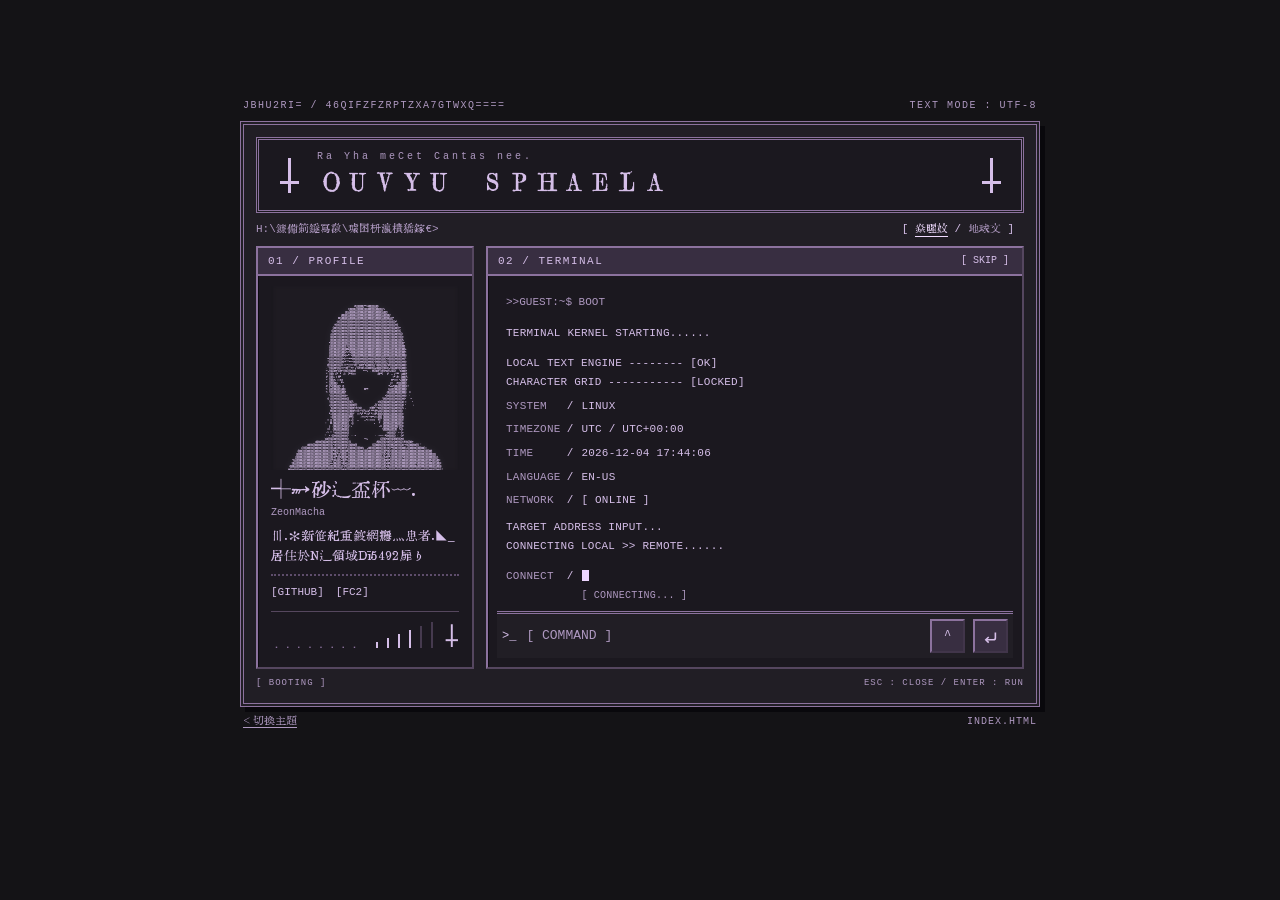
<file: index.html>
<!doctype html>
<html lang="zh-CN" data-script="mars">
<head>
<meta charset="utf-8">
<meta name="viewport" content="width=device-width,initial-scale=1">
<meta name="color-scheme" content="dark">
<title data-ui="page-title">PROFILE</title>
<!--
  ============================================================
  个人档案页（PROFILE）
  ------------------------------------------------------------
  · 改文字内容 → profile-assets/content.js（唯一内容来源）
  · 改界面文案 → 本文件里 data-text 属性 / 「UI 文案」表
  · 改样式     → profile-assets/style.css
  · 改交互     → profile-assets/app.js（启动检测在 boot.js）
  本地直接双击打开也能用；发布用同目录的 一键发布.cmd。
  ============================================================
-->
<link rel="stylesheet" href="./profile-assets/style.css">
<link rel="preload" href="./profile-assets/huiwen-mincho.woff2" as="font" type="font/woff2" crossorigin>
<link rel="preload" href="./profile-assets/huiwen-symbols.woff2" as="font" type="font/woff2" crossorigin>
</head>
<body>

<!-- ===================== 页面骨架 ===================== -->
<main class="workspace" aria-label="存档档案" data-ui-aria="aria-workspace">
  <div class="outside">
    <span data-ui="outside-file">PROFILE / 001</span>
    <span data-ui="outside-mode">TEXT MODE : UTF-8</span>
  </div>

  <article class="window">
    <!-- ---------- 标题栏 ---------- -->
    <header class="heading">
      <i class="cross" aria-hidden="true"></i>
      <div class="heading-copy">
        <div class="eyebrow" data-ui="heading-eyebrow">P E R S O N A L / F I L E</div>
        <h1 id="profile-title">[标题]</h1>
      </div>
      <i class="cross" aria-hidden="true"></i>
    </header>

    <!-- ---------- 工具栏：语言（字符模式）切换 ---------- -->
    <nav class="toolbar" aria-label="显示设置" data-ui-aria="aria-toolbar">
      <span class="path" data-ui="toolbar-path">C:\PROFILE&gt;</span>
      <!-- 有下划线的那个就是当前模式，点击可切换 -->
      <button id="language" type="button" aria-label="当前焱暒妏，点击切换到地球文">[ <span data-ui="script-mars" class="selected-script">焱暒妏</span> / <span data-ui="script-earth">地球文</span> ]</button>
    </nav>

    <!-- ---------- 主体：左身份栏 + 右终端 ---------- -->
    <div class="columns">
      <aside class="identity panel" aria-label="个人信息" data-ui-aria="aria-identity">
        <h2 class="panel-title"><span data-ui="panel-identity">01 / WHOAMI</span></h2>
        <div class="identity-body">
          <figure class="portrait">
            <!-- 用户提供的 ASCII 导出代码，原图与渲染器均包含在本地文件中。 -->
            <iframe src="./profile-assets/portrait-effect.html" title="ASCII 字符头像" data-ui-title="aria-portrait" tabindex="-1" sandbox="allow-scripts"></iframe>
          </figure>
          <div class="identity-info">
            <h2 class="name" id="profile-name">[名字]</h2>
            <p class="handle" id="profile-id">[ID]</p>
            <p class="bio" id="profile-bio">[个人简介]</p>
            <nav class="identity-links" aria-label="个人网站">
              <a href="https://zeonmacha.github.io/" target="_blank" rel="noopener noreferrer">[GITHUB]</a>
              <a href="https://zeonmacha.blog.fc2.com/" target="_blank" rel="noopener noreferrer">[FC2]</a>
            </nav>
            <div class="identity-foot">
              <div class="ascii-player" id="ascii-player" role="group" aria-label="音乐播放器" data-state="off">
                <div class="ascii-spectrum" id="ascii-spectrum" aria-hidden="true"></div>
                <label class="music-volume" title="音量：点击或拖动；最左侧静音">
                  <span class="volume-bars" aria-hidden="true"><i></i><i></i><i></i><i></i><i></i><i></i></span>
                  <input id="music-volume" type="range" min="0" max="6" step="1" value="4" aria-label="音乐音量，六档" aria-valuetext="音量 4 / 6 档">
                </label>
                <audio id="profile-music" src="./profile-assets/mizunishizumupiano.mp3" preload="none" loop></audio>
                <span id="music-status" class="sr-only" role="status" aria-live="polite"></span>
              </div>
              <i class="cross small" aria-hidden="true"></i>
            </div>
          </div>
        </div>
      </aside>

      <section class="terminal panel" aria-label="命令终端" data-ui-aria="aria-terminal">
        <h2 class="panel-title">
          <span data-ui="panel-terminal">02 / TERMINAL</span>
          <button type="button" id="skip" disabled aria-label="立即显示全部文字" data-ui="skip-label" data-ui-aria="aria-skip">[ skip ]</button>
        </h2>
        <div class="terminal-body" id="terminal-output" tabindex="0" aria-label="命令输出记录" data-ui-aria="aria-output">
          <noscript data-ui="noscript-copy">请启用 JavaScript 使用终端。<br>ENABLE JAVASCRIPT TO USE THIS TERMINAL.</noscript>
        </div>
        <div class="reply">
          <div id="command-menu" class="command-menu" hidden>
            <div class="menu-label" data-ui="menu-heading">COMMANDS / ↑ ↓ ENTER</div>
            <div id="command-options" role="listbox" aria-label="选择命令" data-ui-aria="aria-options"></div>
            <div class="menu-empty" id="menu-empty" data-ui="menu-empty" hidden>[ no match ]</div>
          </div>
          <form class="commandline" id="command-form" autocomplete="off">
            <label class="prompt" for="command" data-ui="input-prompt">&gt;_</label>
            <!-- 回车符号：字体里没有 U+21B5，用内联 SVG 保证任何设备显示一致 -->
            <input id="command" role="combobox" aria-label="输入或选择命令" data-ui-aria="aria-command" aria-controls="command-options" aria-expanded="false" aria-autocomplete="list" autocomplete="off" spellcheck="false" placeholder="[ COMMAND ]" data-ui-placeholder="command-placeholder">
            <textarea id="contact-message-input" rows="2" aria-label="请输入内容" spellcheck="false" hidden></textarea>
            <input id="contact-trap" class="contact-trap" type="text" name="_gotcha" tabindex="-1" autocomplete="off" aria-hidden="true">
            <button id="menu-toggle" type="button" aria-label="展开命令菜单" aria-expanded="false" aria-controls="command-menu" data-ui="menu-toggle-symbol">^</button>
            <button type="submit" aria-label="执行命令" data-ui-aria="aria-submit">
              <svg class="ui-icon" viewBox="0 0 16 16" width="15" height="15" aria-hidden="true" focusable="false">
                <path d="M13.2 3.6v5.9a2 2 0 0 1-2 2H3.5" fill="none" stroke="currentColor" stroke-width="1.7"/>
                <path d="M6.1 8.5 3 11.5l3.1 3" fill="none" stroke="currentColor" stroke-width="1.7"/>
              </svg>
            </button>
          </form>
        </div>
      </section>
    </div>

    <footer class="status">
      <span id="status">[ READY ]</span>
      <span data-ui="footer-shortcuts">ESC : CLOSE / ENTER : RUN</span>
    </footer>
    <div id="announcement" class="sr-only" role="status" aria-live="polite"></div>
  </article>

  <div class="below">
    <a href="index2.html" data-ui="home-link">&lt; 切換主題</a>
    <span data-ui="footer-file">INDEX.HTML</span>
  </div>
</main>

<!-- ===================== UI 文案表 ===================== -->
<!-- 改这里的词就能改界面提示语；内容文案请去 content.js 改。 -->
<script id="ui-copy" type="application/json">
{
  "mars": {
    "contact-name": "━╋請輸灬込茗牸﹏.",
    "contact-name-en": "ENTER YOUR NAME / NICKNAME.",
    "contact-mail": "━╋請輸灬込郵亻牛ヶ哋歮﹏.",
    "contact-mail-en": "ENTER YOUR EMAIL ADDRESS.",
    "contact-subject": "━╋請輸灬込標禵〃ヤ﹏.",
    "contact-subject-en": "ENTER THE SUBJECT.",
    "contact-message": "━╋請輸灬込oο禸鎔﹏.",
    "contact-message-en": "ENTER YOUR MESSAGE. SHIFT+ENTER FOR A NEW LINE.",
    "contact-review": "━╋請ぷ確認禸鎔﹏.（瀭入 丫EＳ / иO）╰﹏.",
    "contact-review-en": "PLEASE REVIEW YOUR MESSAGE. TYPE YES / NO.",
    "contact-confirm": "━╋請ぷ確認発餸﹏.（瀭入 丫EＳ / иO）╰﹏.",
    "contact-confirm-en": "CONFIRM SENDING THIS MESSAGE. TYPE YES / NO.",
    "contact-label-name": "━╋茗牸﹏.",
    "contact-label-name-en": "NAME / NICKNAME",
    "contact-label-mail": "━╋郵亻牛ヶ哋歮﹏.",
    "contact-label-mail-en": "EMAIL ADDRESS",
    "contact-label-subject": "━╋標禵〃ヤ﹏.",
    "contact-label-subject-en": "SUBJECT",
    "contact-label-message": "━╋禸鎔﹏.",
    "contact-label-message-en": "MESSAGE",
    "contact-offline": "收信功能尚未开通；可以先输入内容，暂时无法发送。",
    "contact-offline-en": "CONTACT IS NOT AVAILABLE YET. YOU CAN PREPARE A DRAFT, BUT IT CANNOT BE SENT.",
    "contact-required": "┌;該必填項為箜，請輸λ後按徊車`灬.°",
    "contact-required-en": "THIS FIELD IS REQUIRED. ENTER A VALUE AND PRESS ENTER.",
    "contact-too-long": "←№1 內容趠絀長度de限制，請縮矢豆#後緟試。~→☆",
    "contact-too-long-en": "THIS ENTRY IS TOO LONG. PLEASE SHORTEN IT.",
    "contact-badmail": "═╬☆郵件地址ノ格式丕確，請喠噺→輸入。ルo",
    "contact-badmail-en": "PLEASE ENTER A VALID EMAIL ADDRESS, SUCH AS NAME@EXAMPLE.COM.",
    "contact-choice": "╃言青瀭入 丫EＳ / иO。╃",
    "contact-choice-en": "TYPE YES OR NO.",
    "contact-cancelled": "★·°已取消髪送，禸容已ィ呆遛。;︶︵︶",
    "contact-cancelled-en": "SENDING CANCELLED. YOUR DRAFT IS KEPT.",
    "contact-sending": "←═╬∞洅髮送，請稍堠……~`",
    "contact-sending-en": "SENDING YOUR MESSAGE. PLEASE WAIT...",
    "contact-sent": "〆巳提交，感榭イ尔棏徕ィ訁。ゾ",
    "contact-sent-en": "YOUR MESSAGE HAS BEEN SUBMITTED. THANK YOU.",
    "contact-failed": "︶ㄣ發送矢敗，諟俖喠試？しovё瀭入 丫EＳ / иO。",
    "contact-failed-en": "SENDING FAILED. YOUR DRAFT IS KEPT. RETRY? TYPE YES / NO.",
    "contact-timeout": "—━╋う請ボ走召時，暫日寸无鍅確認惿俖送达╰☆╮諟俖喠試？瀭入 丫EＳ / иO。",
    "contact-timeout-en": "THE REQUEST TIMED OUT; DELIVERY IS UNKNOWN. RETRY? TYPE YES / NO.",
    "contact-verify-required": "灬`ˊ需進行亼機驗證。罒俖恠驗證頁繼續扌昰鲛？瀭入 丫EＳ / иO。",
    "contact-verify-required-en": "HUMAN VERIFICATION IS REQUIRED. OPEN THE VERIFICATION PAGE? TYPE YES / NO.",
    "contact-verify-opened": "ヤ^請在新頁面完铖ひ驗證，並確認惿否提交絾功。íΟо〃屮稿緥畱。ぐ",
    "contact-verify-opened-en": "COMPLETE VERIFICATION IN THE NEW TAB AND CHECK THE RESULT. YOUR DRAFT IS KEPT.",
    "contact-empty": "◥◣（耒填寫）◢◤",
    "contact-empty-en": "NOT PROVIDED",
    "contact-choice-label": "╃言青瀭入 丫EＳ / иO。╃",
    "contact-choice-label-en": "TYPE YES OR NO",
    "contact-next": "ㄗs:確認當葥輸兦︶ㄣ",
    "contact-next-en": "CONFIRM INPUT",
    "skeleton-title": "档案 / FILE",
    "skeleton-name": "少女燒腦中...",
    "skeleton-id": "3F56WE87>REZIHALD",
    "skeleton-bio": "……",
    "page-title": "OUVYU SPHAELA",
    "outside-file": "JBHU2RI= / 46QIFZFZRPTZXA7GTWXQ====",
    "outside-mode": "TEXT MODE : UTF-8",
    "heading-eyebrow": "Ra Yha meCet Cantas nee.",
    "toolbar-path": "H:\\鐮備箣鐩冩澂\\璩囨枡瀛樻獢鎵€>",
    "panel-identity": "01 / PROFILE",
    "panel-terminal": "02 / TERMINAL",
    "footer-shortcuts": "ESC : CLOSE / ENTER : RUN",
    "home-link": "\u003c 切換主題",
    "footer-file": "INDEX.HTML",
    "noscript-copy": "请启用 JavaScript 使用终端。\nENABLE JAVASCRIPT TO USE THIS TERMINAL.",
    "menu-toggle-open": "收起命令菜单",
    "menu-toggle-closed": "展开命令菜单",
    "menu-heading": "COMMANDS / ↑ ↓ ENTER",
    "menu-empty": "[ NO MATCH ]",
    "command-placeholder": "[ COMMAND ]",
    "skip-label": "[ SKIP ]",
    "input-prompt": ">_",
    "menu-toggle-symbol": "^",
    "echo-prefix": ">>GUEST:~$ ",
    "answer-prefix": "> ",
    "command-skill": "† 個亽罷力 †",
    "command-email": "† 与涐联孫 †",
    "command-help": "† 掵囹幫助 †",
    "command-boot": "† 啓動檢测 †",
    "command-clear": "† 清涳蔠端 †",
    "input-name": "[ NAME ]",
    "input-email": "[ EMAIL ]",
    "input-subject": "[ SUBJECT ]",
    "input-message": "[ MESSAGE ]",
    "input-sending": "[ SENDING ]",
    "input-choice": "[ YES / NO ]",
    "command-error": "[ ERROR ] / ",
    "command-solo": "† 個イ項钼 †",
    "command-collab": "† 貵欤顼钼 †",
    "boot-start": "TERMINAL KERNEL STARTING......",
    "boot-engine": "LOCAL TEXT ENGINE -------- [OK]\nCHARACTER GRID ----------- [LOCKED]",
    "boot-system": "SYSTEM",
    "boot-timezone": "TIMEZONE",
    "boot-time": "TIME",
    "boot-language": "LANGUAGE",
    "boot-network": "NETWORK",
    "boot-connect": "CONNECT",
    "boot-online": "[ ONLINE ]",
    "boot-offline": "[ OFFLINE ]",
    "boot-unknown": "UNKNOWN",
    "boot-target": "TARGET ADDRESS INPUT...\nCONNECTING LOCAL >> REMOTE......",
    "boot-connecting": "[ CONNECTING... ]",
    "boot-reachable": "[ REACHABLE ]",
    "boot-http-ok": "[ OK / HTTP {status} ]",
    "boot-http": "[ HTTP {status} ]",
    "boot-timeout": "[ TIMEOUT ]",
    "boot-unavailable": "[ UNAVAILABLE ]",
    "boot-mapping": "INTERFACE MAPPING",
    "boot-progress-aria": "界面启动进度",
    "boot-stable": "LOCAL FRAME STABILIZED.\nCOMMAND ROUTE UNLOCKED.",
    "boot-ready": "=== TERMINAL STARTED ===\n\nTARGET INPUT?\n>> TYPE HELP",
    "boot-interrupted": "[ BOOT INTERRUPTED ] / TYPE HELP",
    "script-mars": "焱暒妏",
    "script-earth": "地球文",
    "aria-script-mars": "当前焱暒妏，点击切换到地球文",
    "aria-script-earth": "当前地球文，点击切换到焱暒妏",
    "status-typing": "[ TYPING ]",
    "status-booting": "[ BOOTING ]",
    "status-ready": "[ READY ]",
    "aria-busy": "[ 輸出中 ]",
    "announce-boot-complete": "[ BOOT COMPLETE ]",
    "announce-clear": "[ CLEAR ]",
    "unknown-command": "[ UNKNOWN COMMAND ]\nHELP / [命令帮助]",
    "aria-workspace": "存档档案",
    "aria-toolbar": "显示设置",
    "aria-identity": "个人信息",
    "aria-portrait": "ASCII 字符头像",
    "aria-terminal": "命令终端",
    "aria-skip": "立即显示全部文字",
    "aria-output": "命令输出记录",
    "aria-options": "选择命令",
    "aria-command": "输入或选择命令",
    "aria-submit": "执行命令",
    "project-empty": "[ 暂无项目 ]"
  },
  "earth": {
    "contact-name": "請輸入名字",
    "contact-name-en": "ENTER YOUR NAME / NICKNAME.",
    "contact-mail": "請輸入郵件地址",
    "contact-mail-en": "ENTER YOUR EMAIL ADDRESS.",
    "contact-subject": "請輸入標題",
    "contact-subject-en": "ENTER THE SUBJECT.",
    "contact-message": "請輸入內容",
    "contact-message-en": "ENTER YOUR MESSAGE. SHIFT+ENTER FOR A NEW LINE.",
    "contact-review": "請確認內容（輸入 YES / NO）",
    "contact-review-en": "PLEASE REVIEW YOUR MESSAGE. TYPE YES / NO.",
    "contact-confirm": "請確認發送（輸入 YES / NO）",
    "contact-confirm-en": "CONFIRM SENDING THIS MESSAGE. TYPE YES / NO.",
    "contact-label-name": "名字",
    "contact-label-name-en": "NAME / NICKNAME",
    "contact-label-mail": "郵件地址",
    "contact-label-mail-en": "EMAIL ADDRESS",
    "contact-label-subject": "標題",
    "contact-label-subject-en": "SUBJECT",
    "contact-label-message": "內容",
    "contact-label-message-en": "MESSAGE",
    "contact-offline": "收信功能尚未开通；可以先输入内容，暂时无法发送。",
    "contact-offline-en": "CONTACT IS NOT AVAILABLE YET. YOU CAN PREPARE A DRAFT, BUT IT CANNOT BE SENT.",
    "contact-required": "該必填項為空，請輸入後按回車。",
    "contact-required-en": "THIS FIELD IS REQUIRED. ENTER A VALUE AND PRESS ENTER.",
    "contact-too-long": "內容超出長度限制，請縮短後重試。",
    "contact-too-long-en": "THIS ENTRY IS TOO LONG. PLEASE SHORTEN IT.",
    "contact-badmail": "郵件地址格式不正確，請重新輸入。",
    "contact-badmail-en": "PLEASE ENTER A VALID EMAIL ADDRESS, SUCH AS NAME@EXAMPLE.COM.",
    "contact-choice": "請輸入 YES / NO。",
    "contact-choice-en": "TYPE YES OR NO.",
    "contact-cancelled": "已取消發送，內容已保留。",
    "contact-cancelled-en": "SENDING CANCELLED. YOUR DRAFT IS KEPT.",
    "contact-sending": "正在發送，請稍後……",
    "contact-sending-en": "SENDING YOUR MESSAGE. PLEASE WAIT...",
    "contact-sent": "已提交，感謝你的來信。",
    "contact-sent-en": "YOUR MESSAGE HAS BEEN SUBMITTED. THANK YOU.",
    "contact-failed": "發送失敗，是否重試？輸入 YES / NO。",
    "contact-failed-en": "SENDING FAILED. RETRY? TYPE YES / NO.",
    "contact-timeout": "請求超時，暫時無法確認是否送達。是否重試？輸入 YES / NO。",
    "contact-timeout-en": "THE REQUEST TIMED OUT; DELIVERY IS UNKNOWN. RETRY? TYPE YES / NO.",
    "contact-verify-required": "需進行人機驗證。是否在驗證頁繼續提交？輸入 YES / NO。",
    "contact-verify-required-en": "HUMAN VERIFICATION IS REQUIRED. OPEN THE VERIFICATION PAGE? TYPE YES / NO.",
    "contact-verify-opened": "請在新頁面完成驗證，並確認是否提交成功。草稿保留。",
    "contact-verify-opened-en": "COMPLETE VERIFICATION IN THE NEW TAB AND CHECK THE RESULT. YOUR DRAFT IS KEPT.",
    "contact-empty": "（未填寫）",
    "contact-empty-en": "NOT PROVIDED",
    "contact-choice-label": "請輸入 YES / NO",
    "contact-choice-label-en": "TYPE YES OR NO",
    "contact-next": "確認當前輸入",
    "contact-next-en": "CONFIRM INPUT",
    "skeleton-title": "档案 / FILE",
    "skeleton-name": "少女燒腦中...",
    "skeleton-id": "3F56WE87>REZIHALD",
    "skeleton-bio": "……",
    "page-title": "OUVYU SPHAELA",
    "outside-file": "JBHU2RI= / 46QIFZFZRPTZXA7GTWXQ====",
    "outside-mode": "TEXT MODE : UTF-8",
    "heading-eyebrow": "Ra Yha meCet Cantas nee.",
    "toolbar-path": "H:\\鐮備箣鐩冩澂\\璩囨枡瀛樻獢鎵€>",
    "panel-identity": "01 / PROFILE",
    "panel-terminal": "02 / TERMINAL",
    "footer-shortcuts": "ESC : CLOSE / ENTER : RUN",
    "home-link": "\u003c 切換主題",
    "footer-file": "INDEX.HTML",
    "noscript-copy": "请启用 JavaScript 使用终端。\nENABLE JAVASCRIPT TO USE THIS TERMINAL.",
    "menu-toggle-open": "收起命令菜单",
    "menu-toggle-closed": "展开命令菜单",
    "menu-heading": "COMMANDS / ↑ ↓ ENTER",
    "menu-empty": "[ NO MATCH ]",
    "command-placeholder": "[ COMMAND ]",
    "skip-label": "[ SKIP ]",
    "input-prompt": ">_",
    "menu-toggle-symbol": "^",
    "echo-prefix": ">>GUEST:~$ ",
    "answer-prefix": "> ",
    "command-skill": "† 個人能力 †",
    "command-email": "† 與我聯繫 †",
    "command-help": "† 命令幫助 †",
    "command-boot": "† 啟動檢測 †",
    "command-clear": "† 清空終端 †",
    "input-name": "[ NAME ]",
    "input-email": "[ EMAIL ]",
    "input-subject": "[ SUBJECT ]",
    "input-message": "[ MESSAGE ]",
    "input-sending": "[ SENDING ]",
    "input-choice": "[ YES / NO ]",
    "command-error": "[ ERROR ] / ",
    "command-solo": "† 個人項目 †",
    "command-collab": "† 參與項目 †",
    "boot-start": "TERMINAL KERNEL STARTING......",
    "boot-engine": "LOCAL TEXT ENGINE -------- [OK]\nCHARACTER GRID ----------- [LOCKED]",
    "boot-system": "SYSTEM",
    "boot-timezone": "TIMEZONE",
    "boot-time": "TIME",
    "boot-language": "LANGUAGE",
    "boot-network": "NETWORK",
    "boot-connect": "CONNECT",
    "boot-online": "[ ONLINE ]",
    "boot-offline": "[ OFFLINE ]",
    "boot-unknown": "UNKNOWN",
    "boot-target": "TARGET ADDRESS INPUT...\nCONNECTING LOCAL >> REMOTE......",
    "boot-connecting": "[ CONNECTING... ]",
    "boot-reachable": "[ REACHABLE ]",
    "boot-http-ok": "[ OK / HTTP {status} ]",
    "boot-http": "[ HTTP {status} ]",
    "boot-timeout": "[ TIMEOUT ]",
    "boot-unavailable": "[ UNAVAILABLE ]",
    "boot-mapping": "INTERFACE MAPPING",
    "boot-progress-aria": "界面启动进度",
    "boot-stable": "LOCAL FRAME STABILIZED.\nCOMMAND ROUTE UNLOCKED.",
    "boot-ready": "=== TERMINAL STARTED ===\n\nTARGET INPUT?\n>> TYPE HELP",
    "boot-interrupted": "[ BOOT INTERRUPTED ] / TYPE HELP",
    "script-mars": "焱暒妏",
    "script-earth": "地球文",
    "aria-script-mars": "当前焱暒妏，点击切换到地球文",
    "aria-script-earth": "当前地球文，点击切换到焱暒妏",
    "status-typing": "[ TYPING ]",
    "status-booting": "[ BOOTING ]",
    "status-ready": "[ READY ]",
    "aria-busy": "[ 輸出中 ]",
    "announce-boot-complete": "[ BOOT COMPLETE ]",
    "announce-clear": "[ CLEAR ]",
    "unknown-command": "[ UNKNOWN COMMAND ]\nHELP / [命令帮助]",
    "aria-workspace": "存档档案",
    "aria-toolbar": "显示设置",
    "aria-identity": "个人信息",
    "aria-portrait": "ASCII 字符头像",
    "aria-terminal": "命令终端",
    "aria-skip": "立即显示全部文字",
    "aria-output": "命令输出记录",
    "aria-options": "选择命令",
    "aria-command": "输入或选择命令",
    "aria-submit": "执行命令",
    "project-empty": "[ 暂无项目 ]"
  }
}
</script>

<!-- ===================== 脚本 ===================== -->
<!-- 顺序：焱暒妏内容 / 地球文文案 / 启动检测 / 邮件问答 / 主逻辑 -->
<script src="./profile-assets/content.js"></script>
<script src="./profile-assets/content.zh-hant.js"></script>
<script src="./profile-assets/boot.js"></script>
<script src="./profile-assets/contact.js"></script>
<script src="./profile-assets/app.js"></script>
<script src="./profile-assets/music.js"></script>
</body>
</html>
</file>
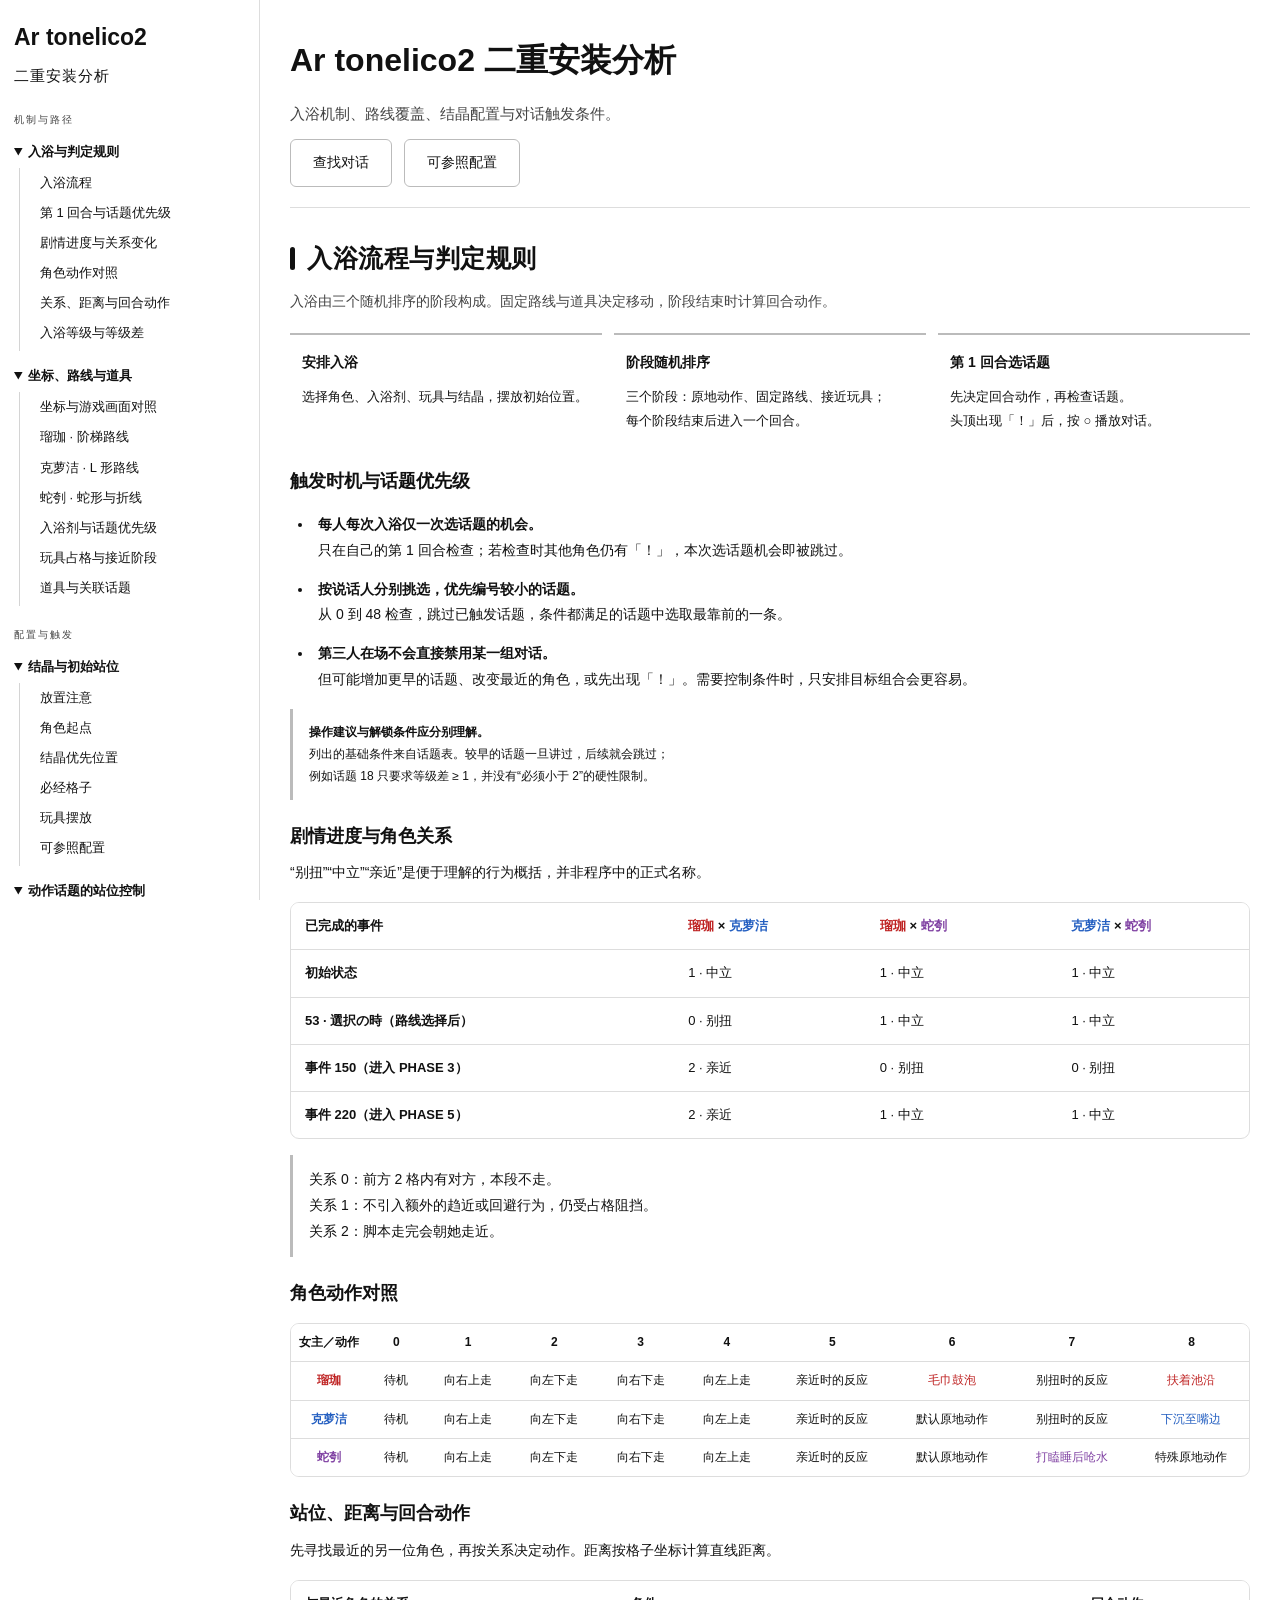
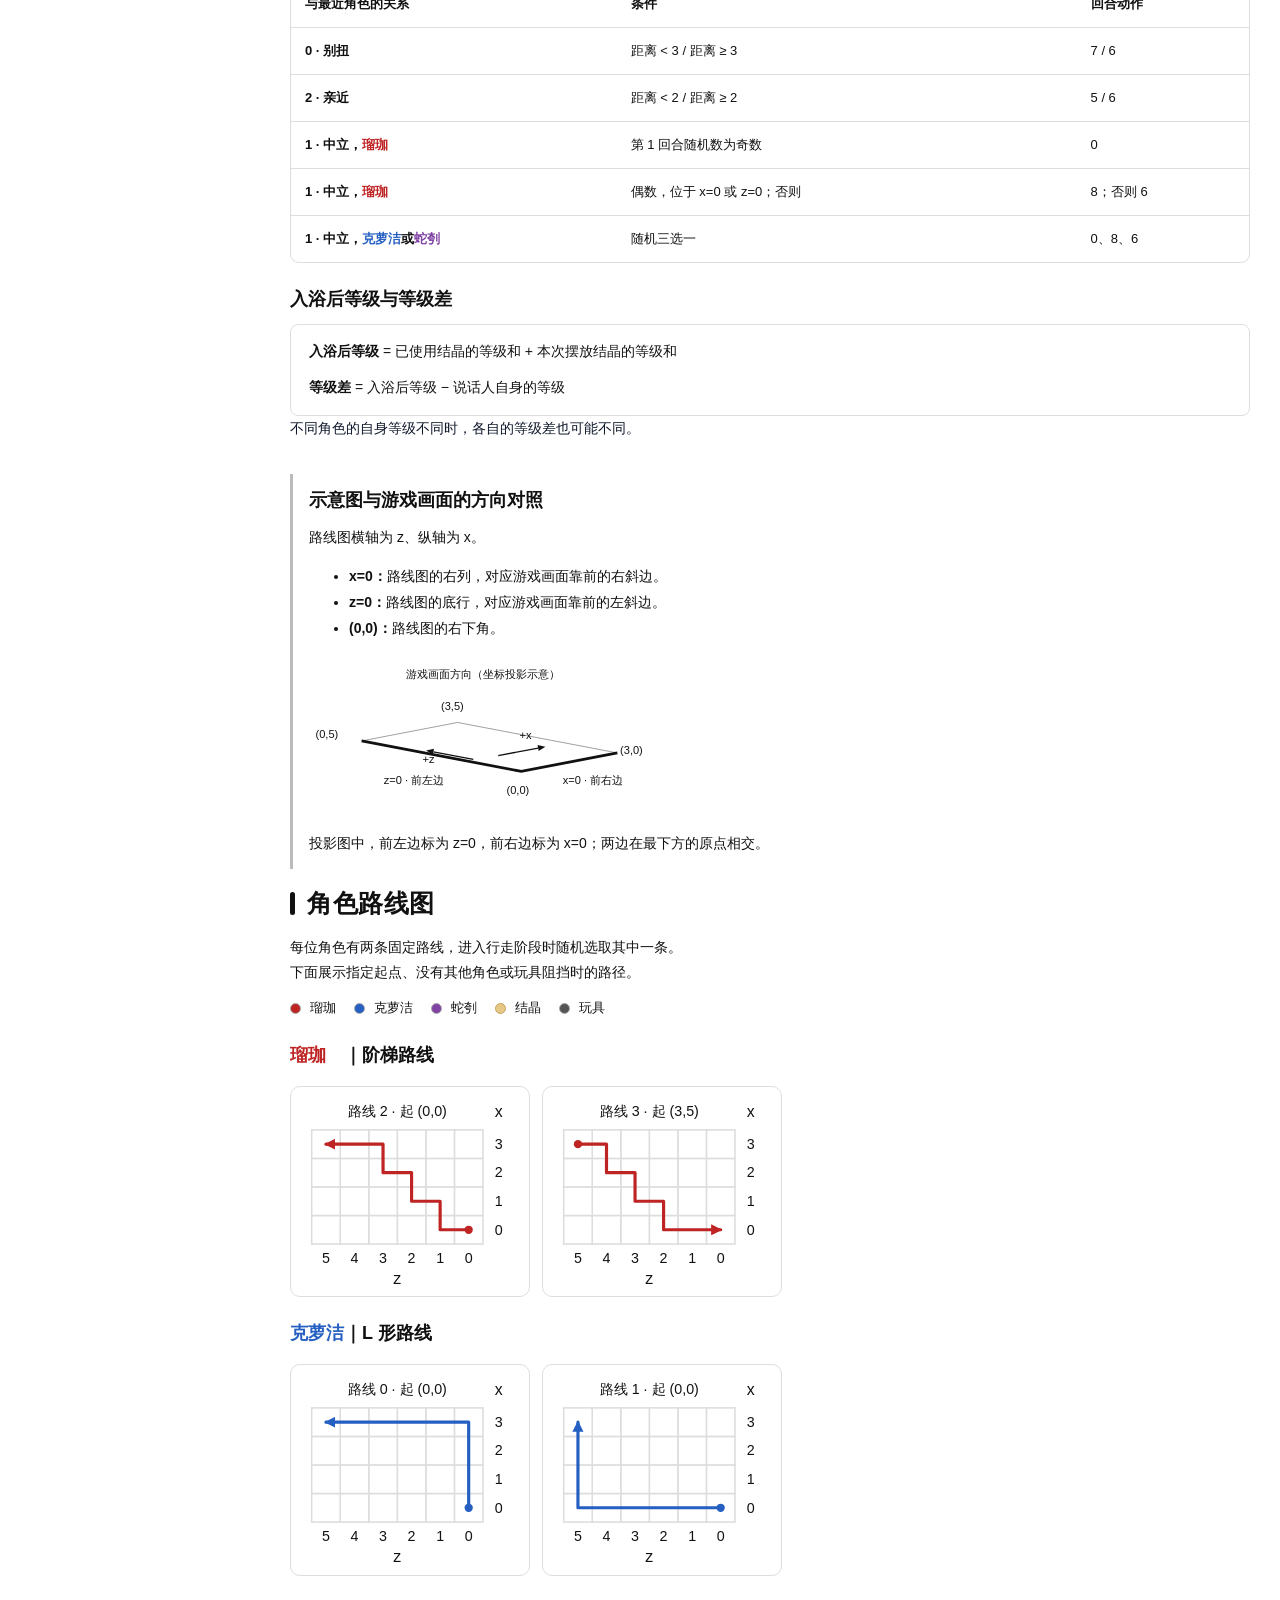
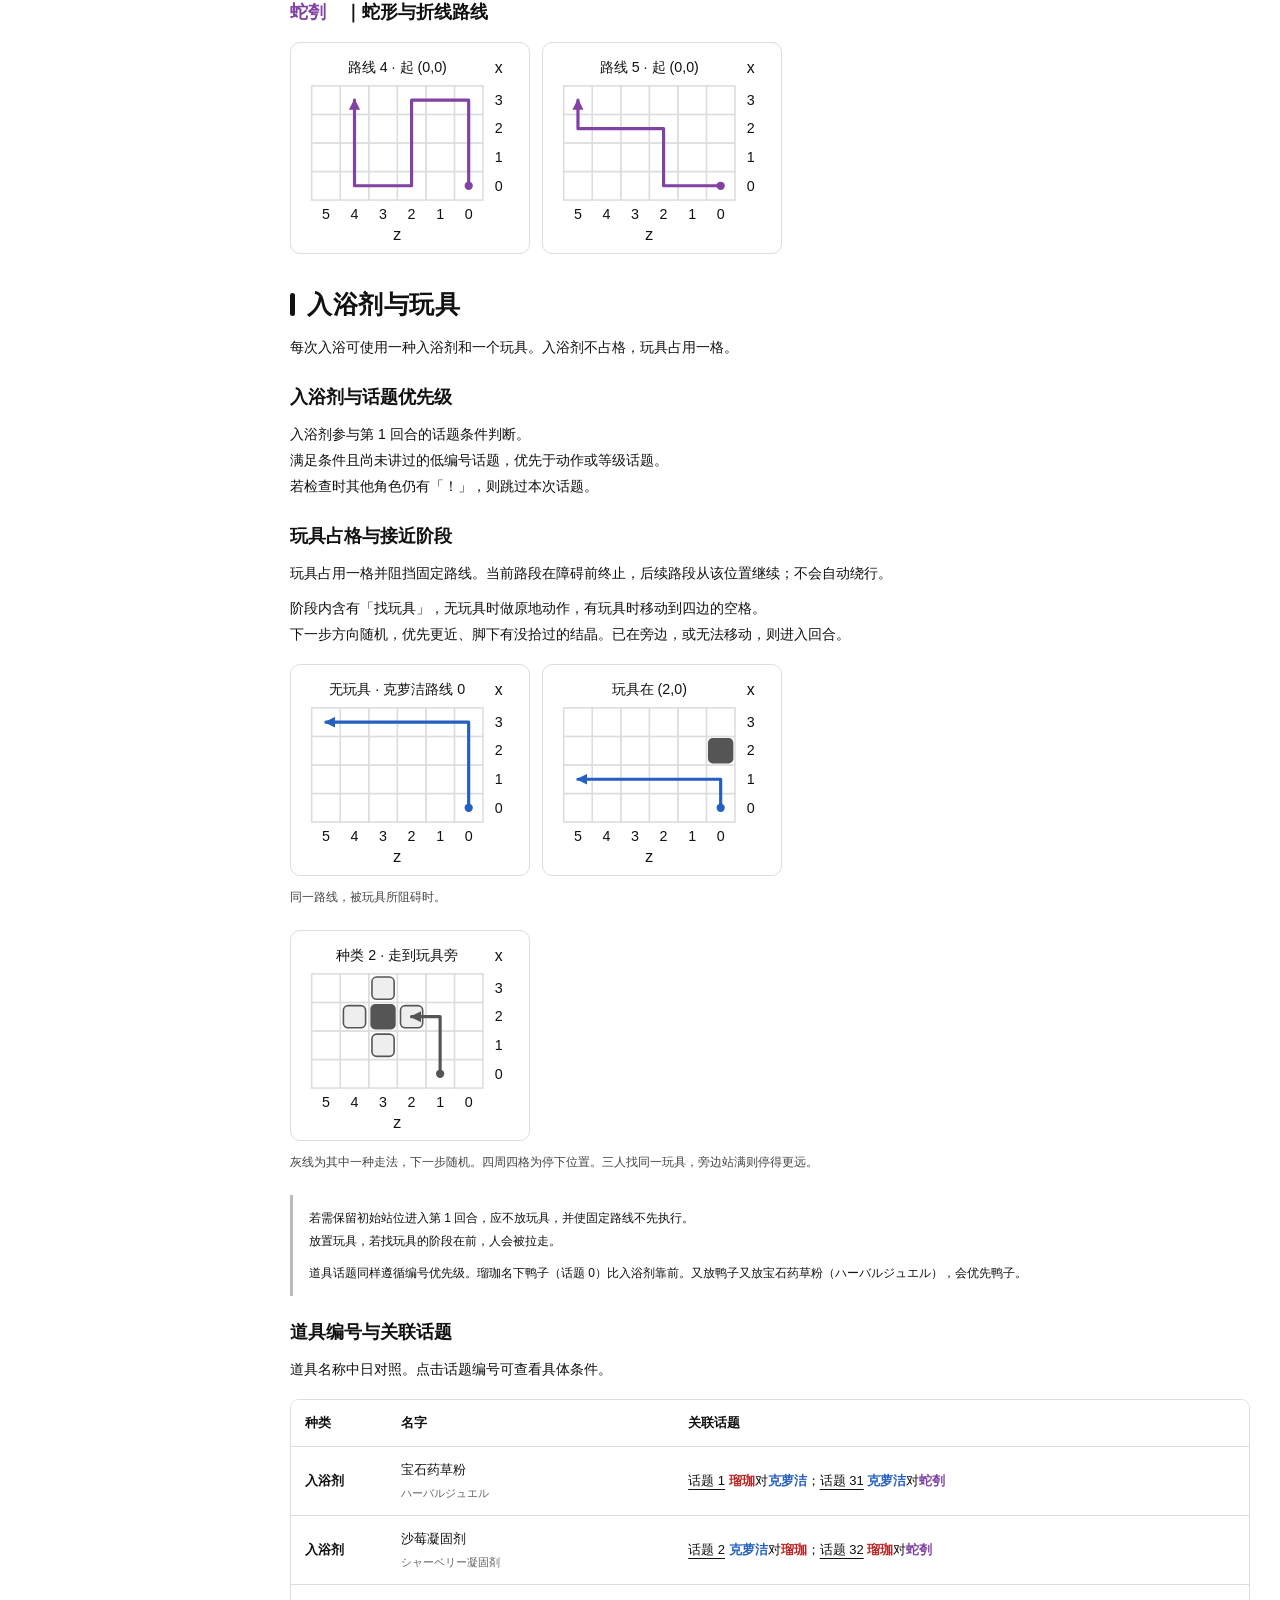
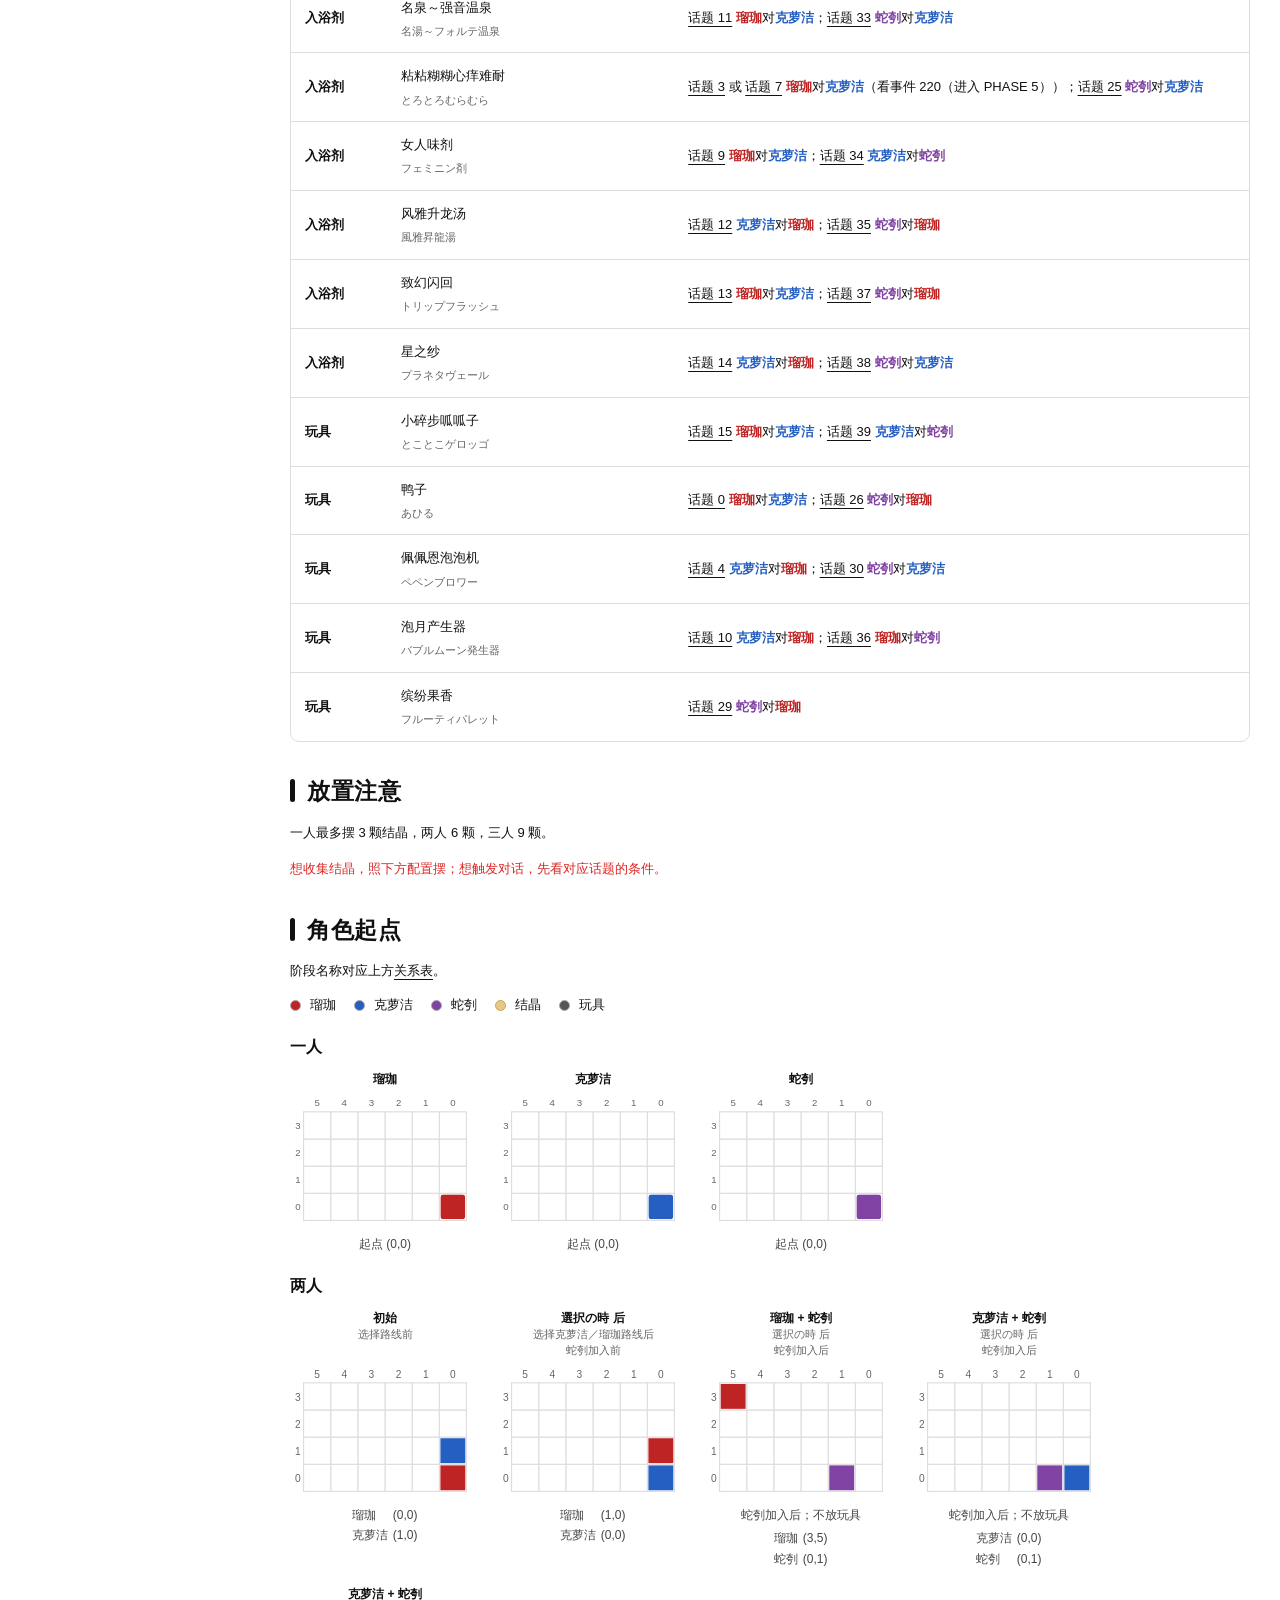
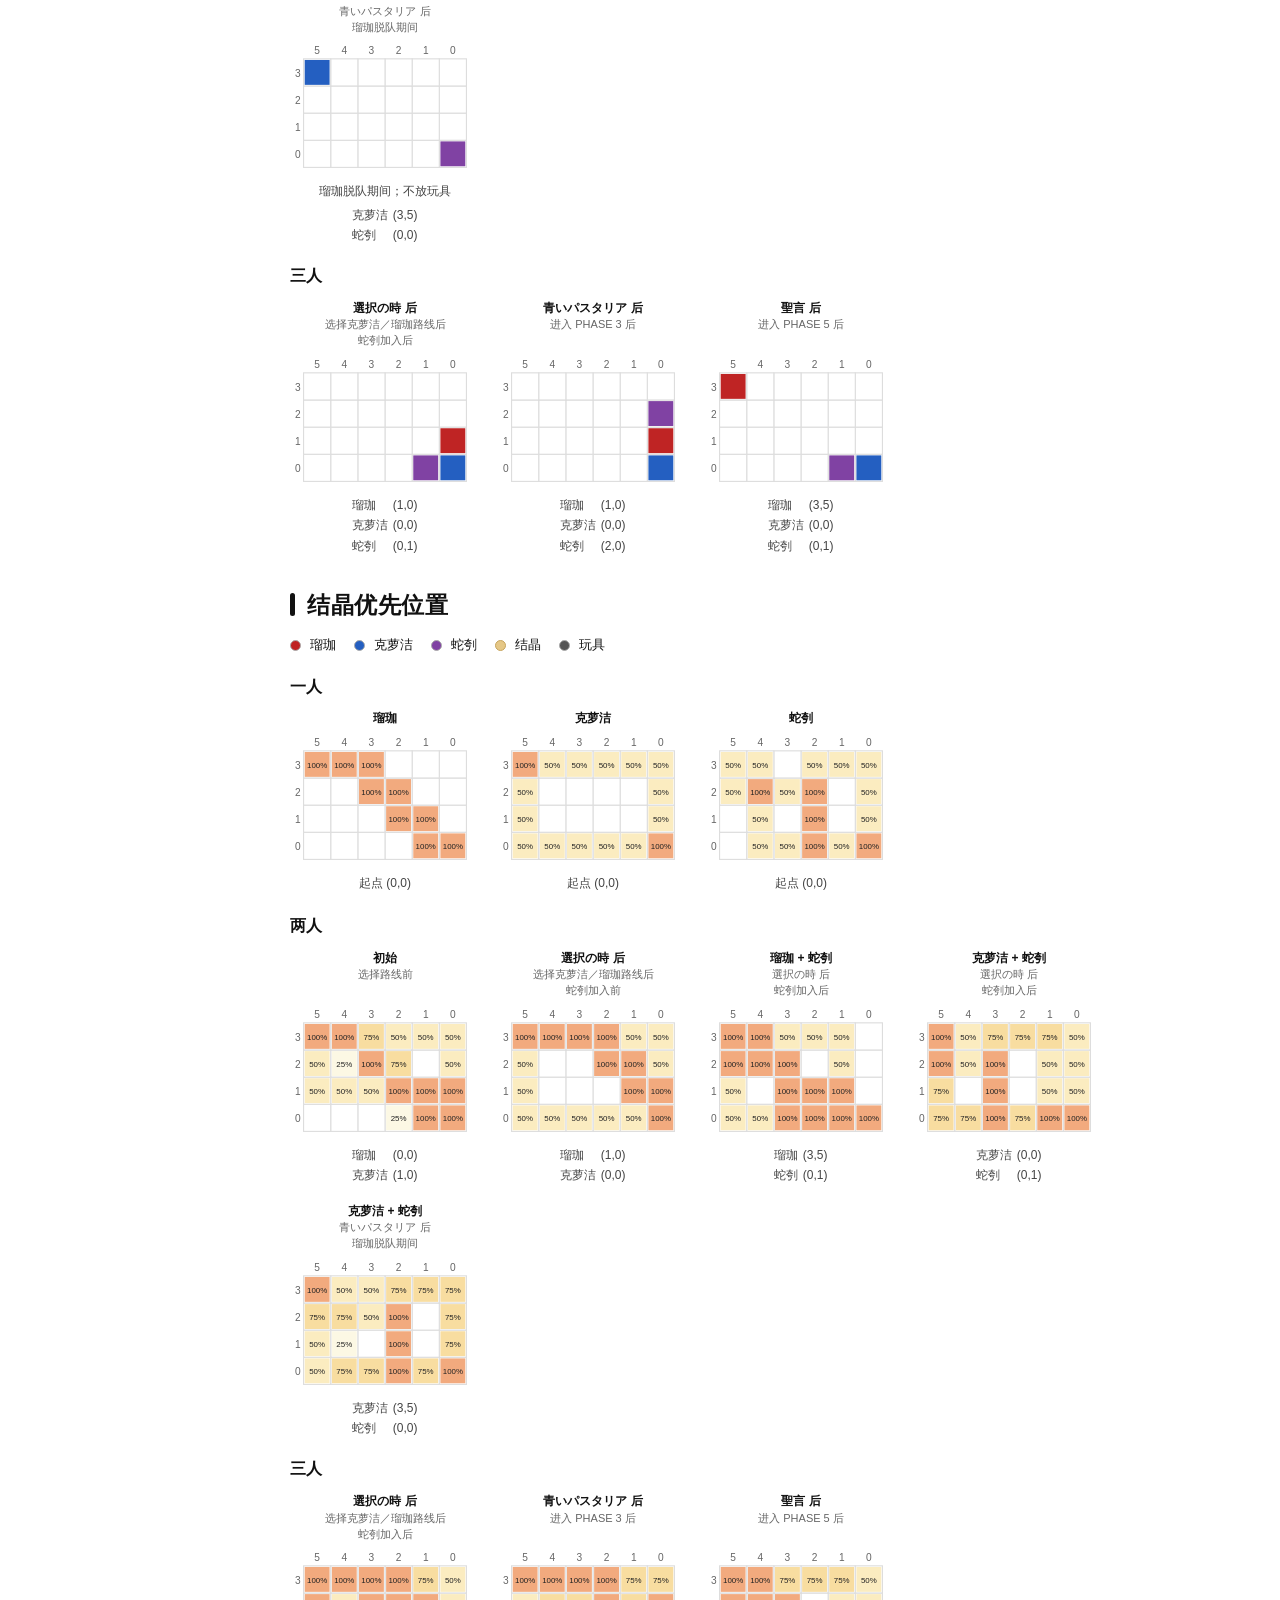
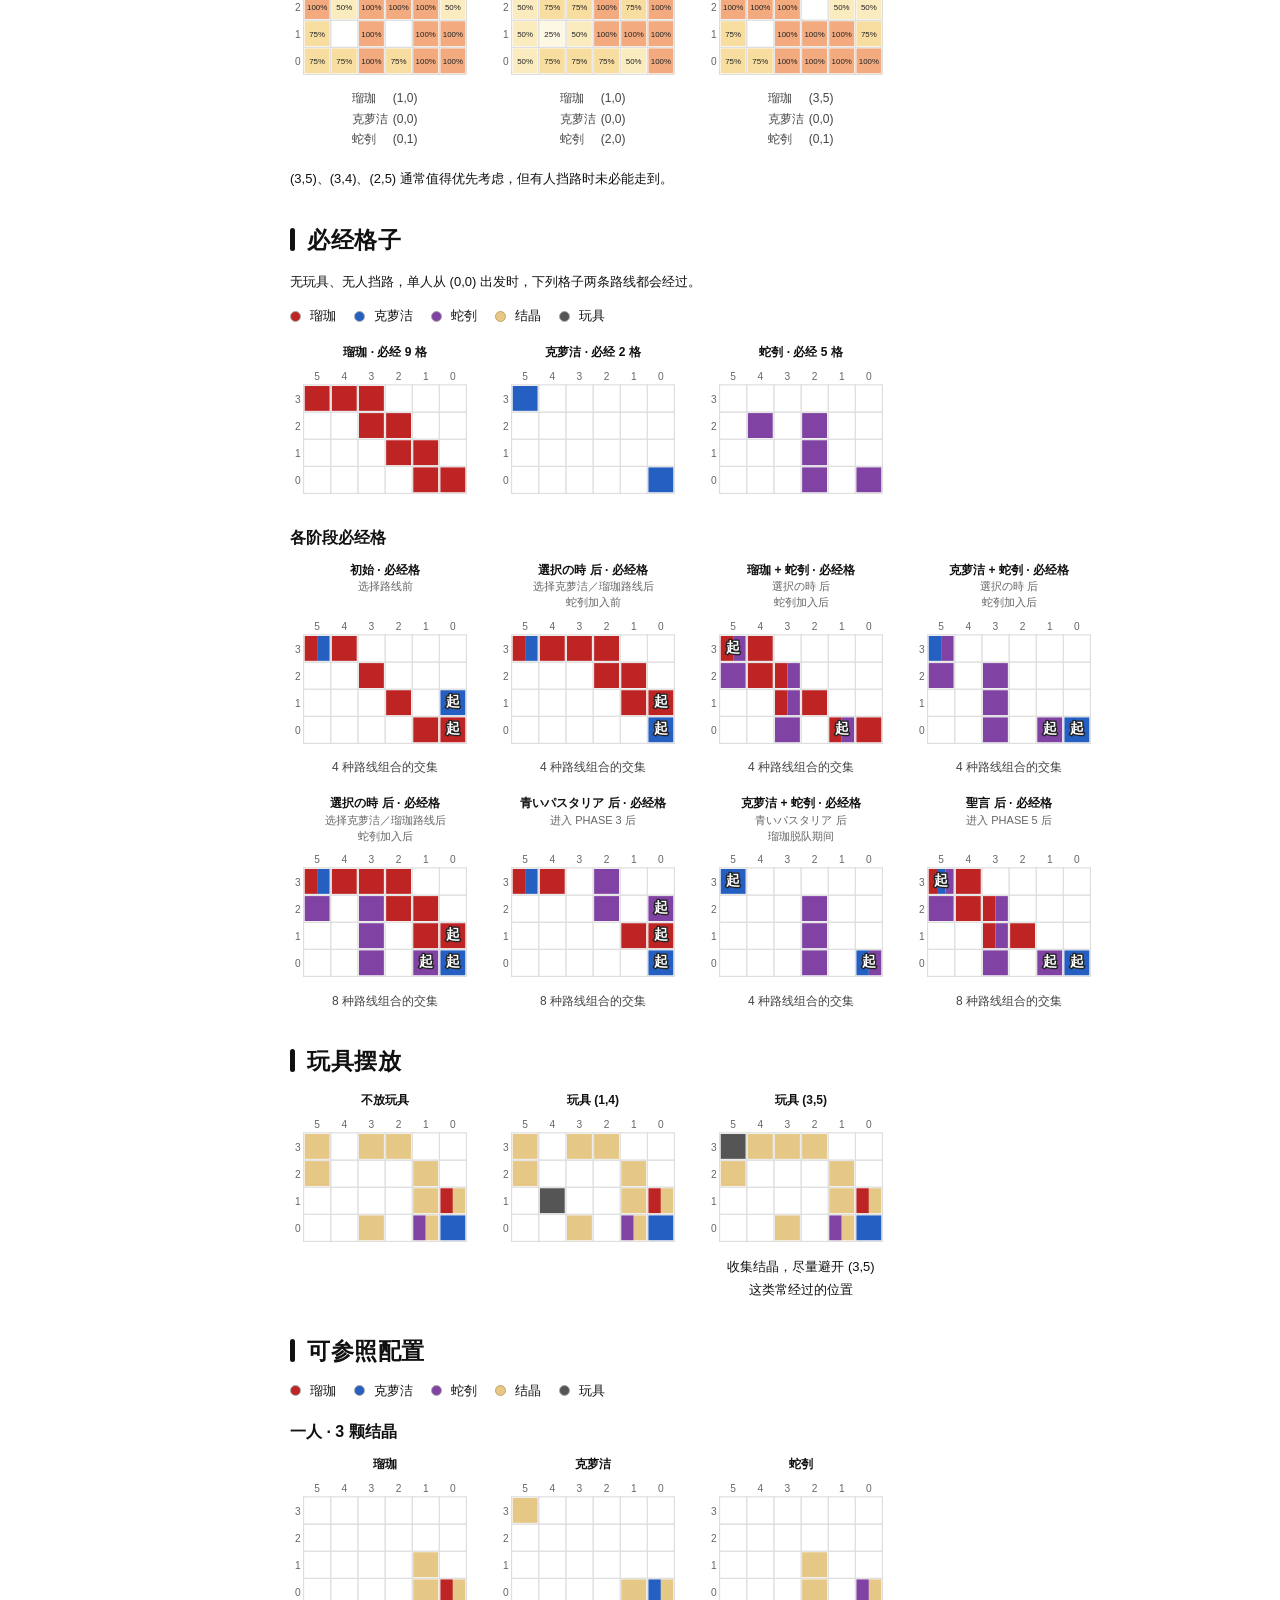
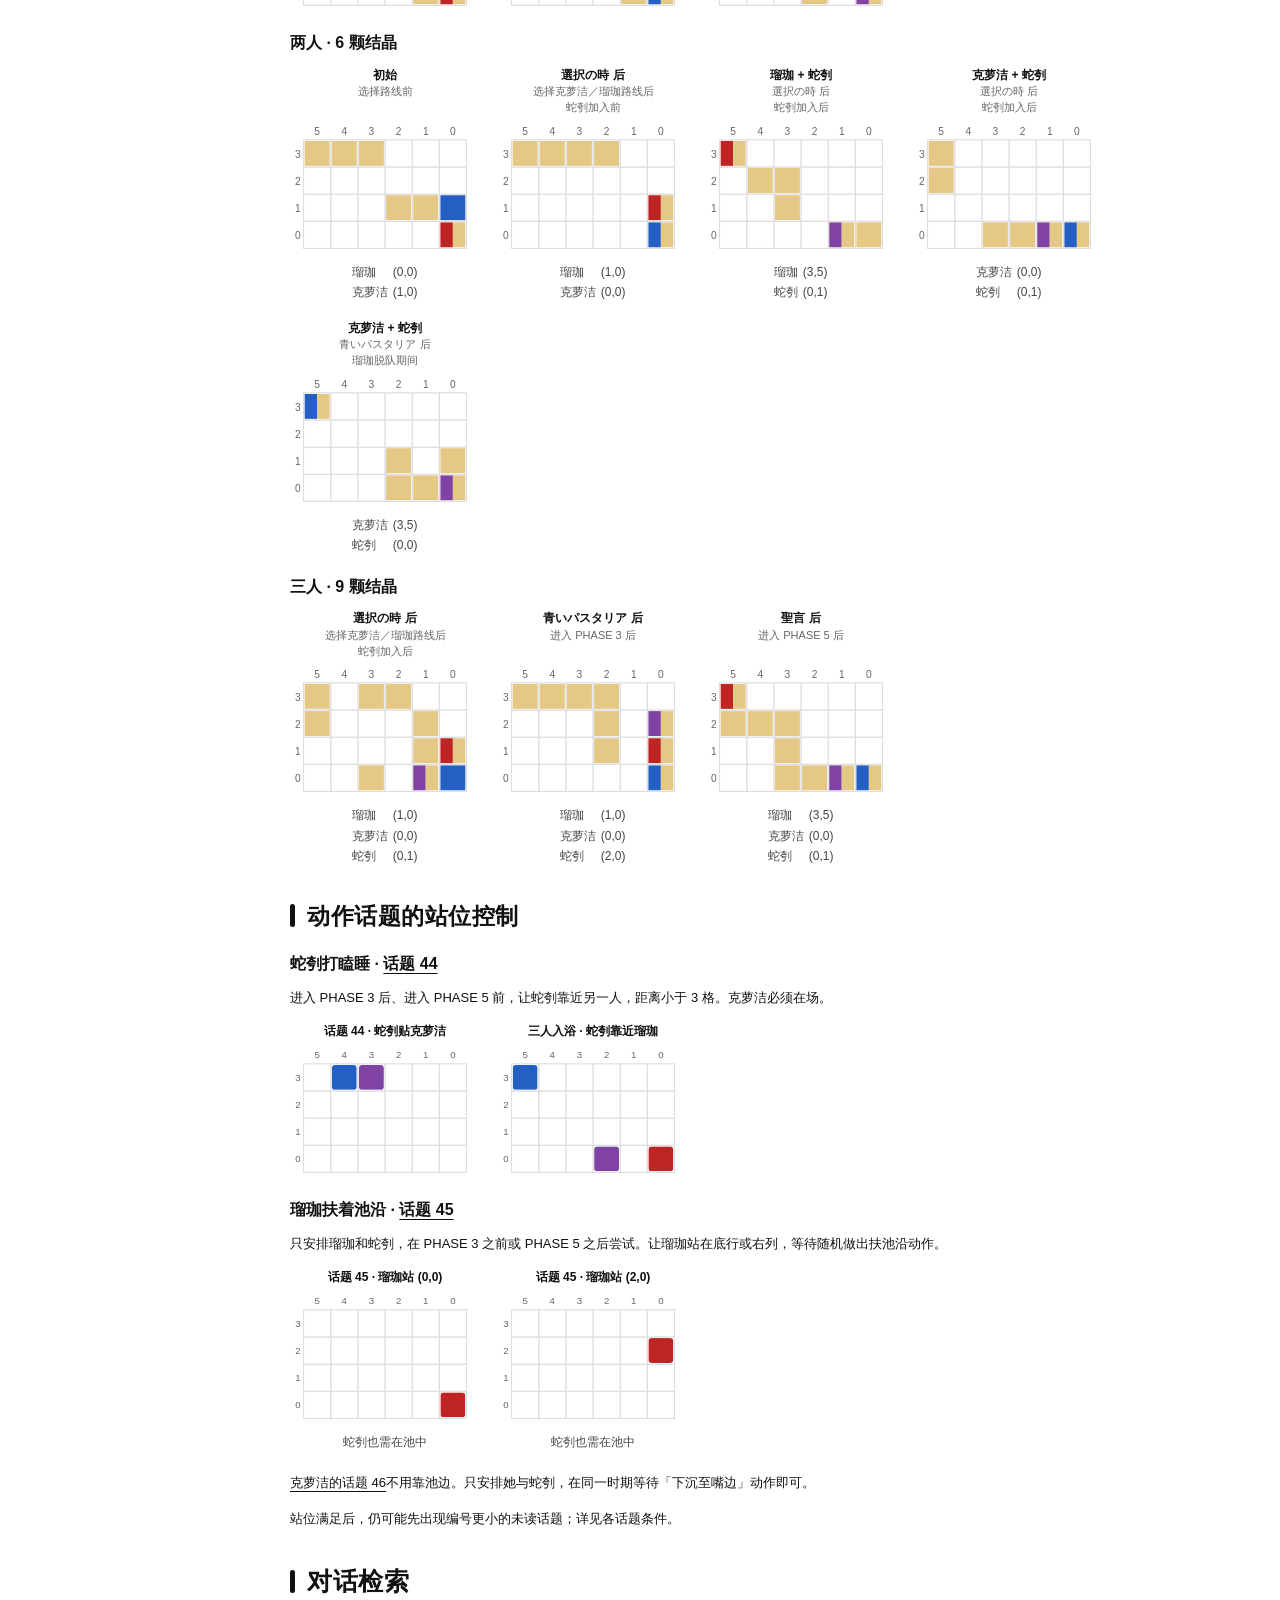
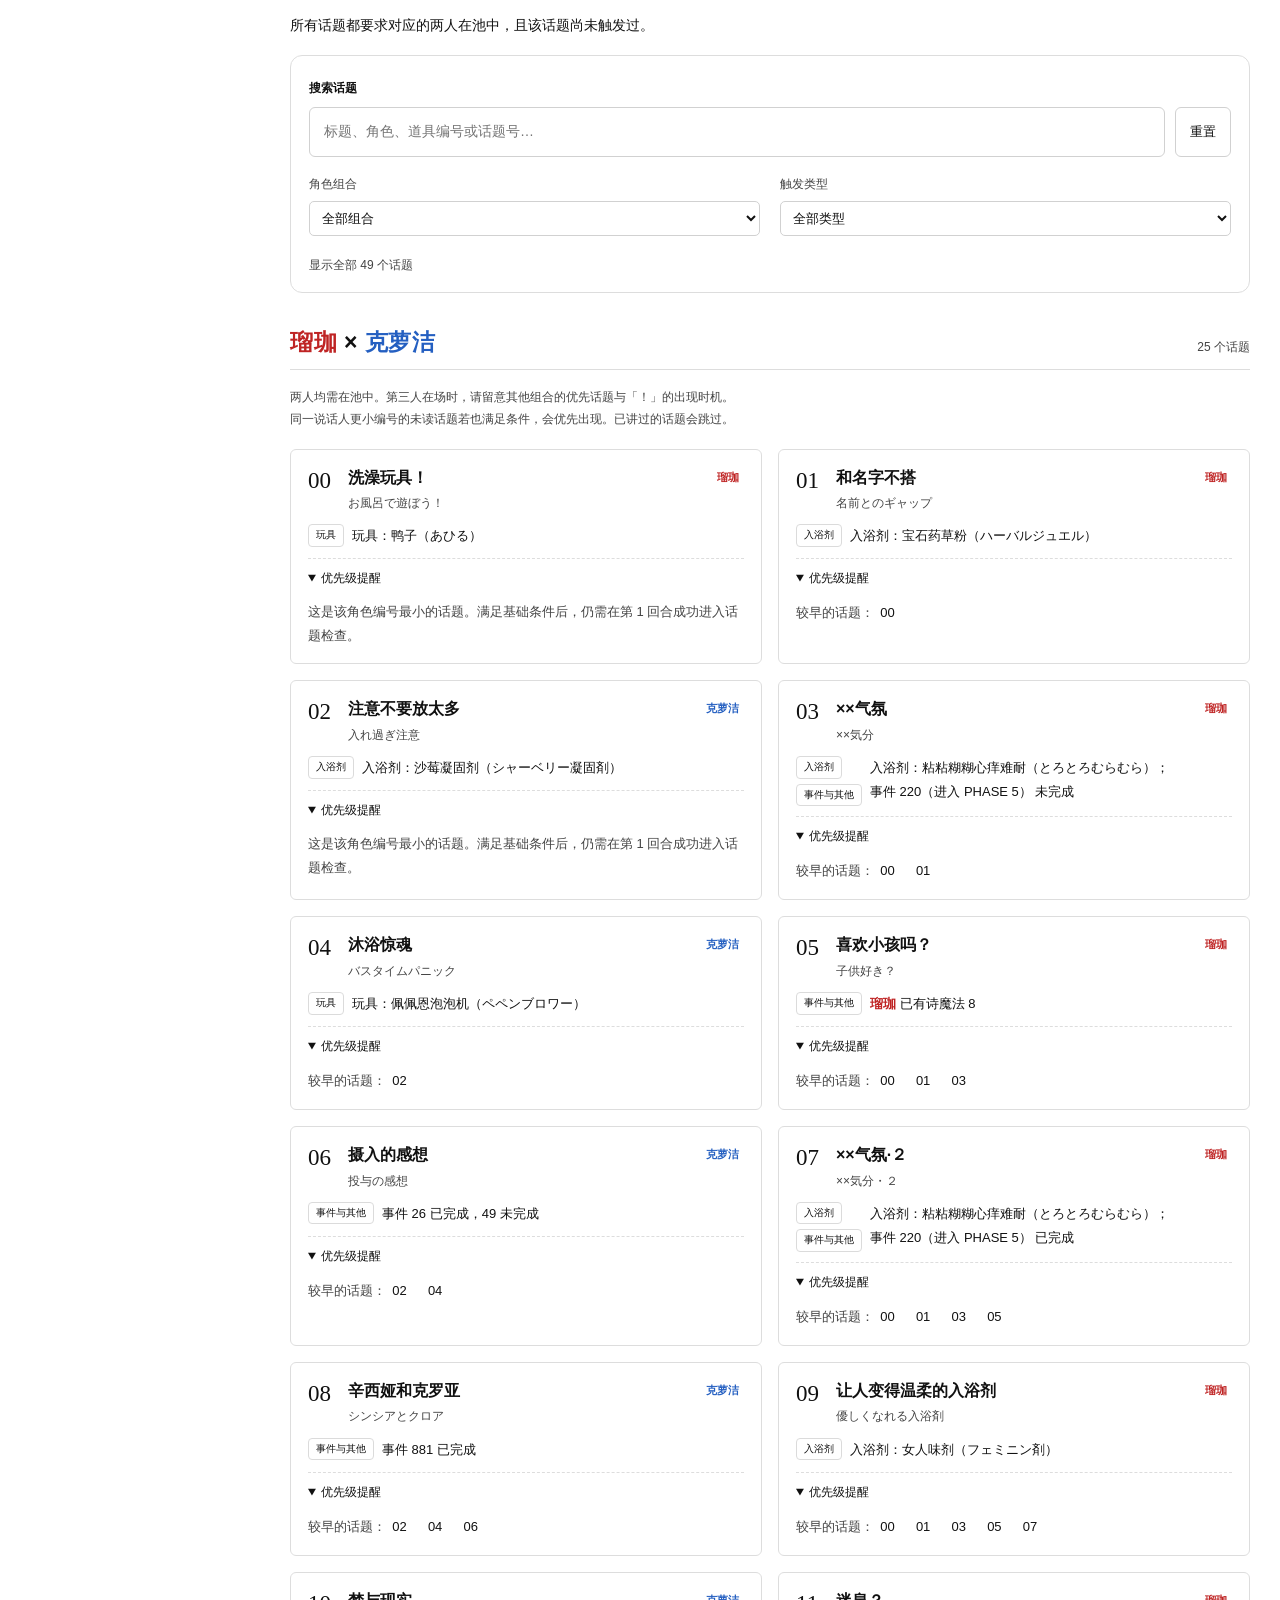
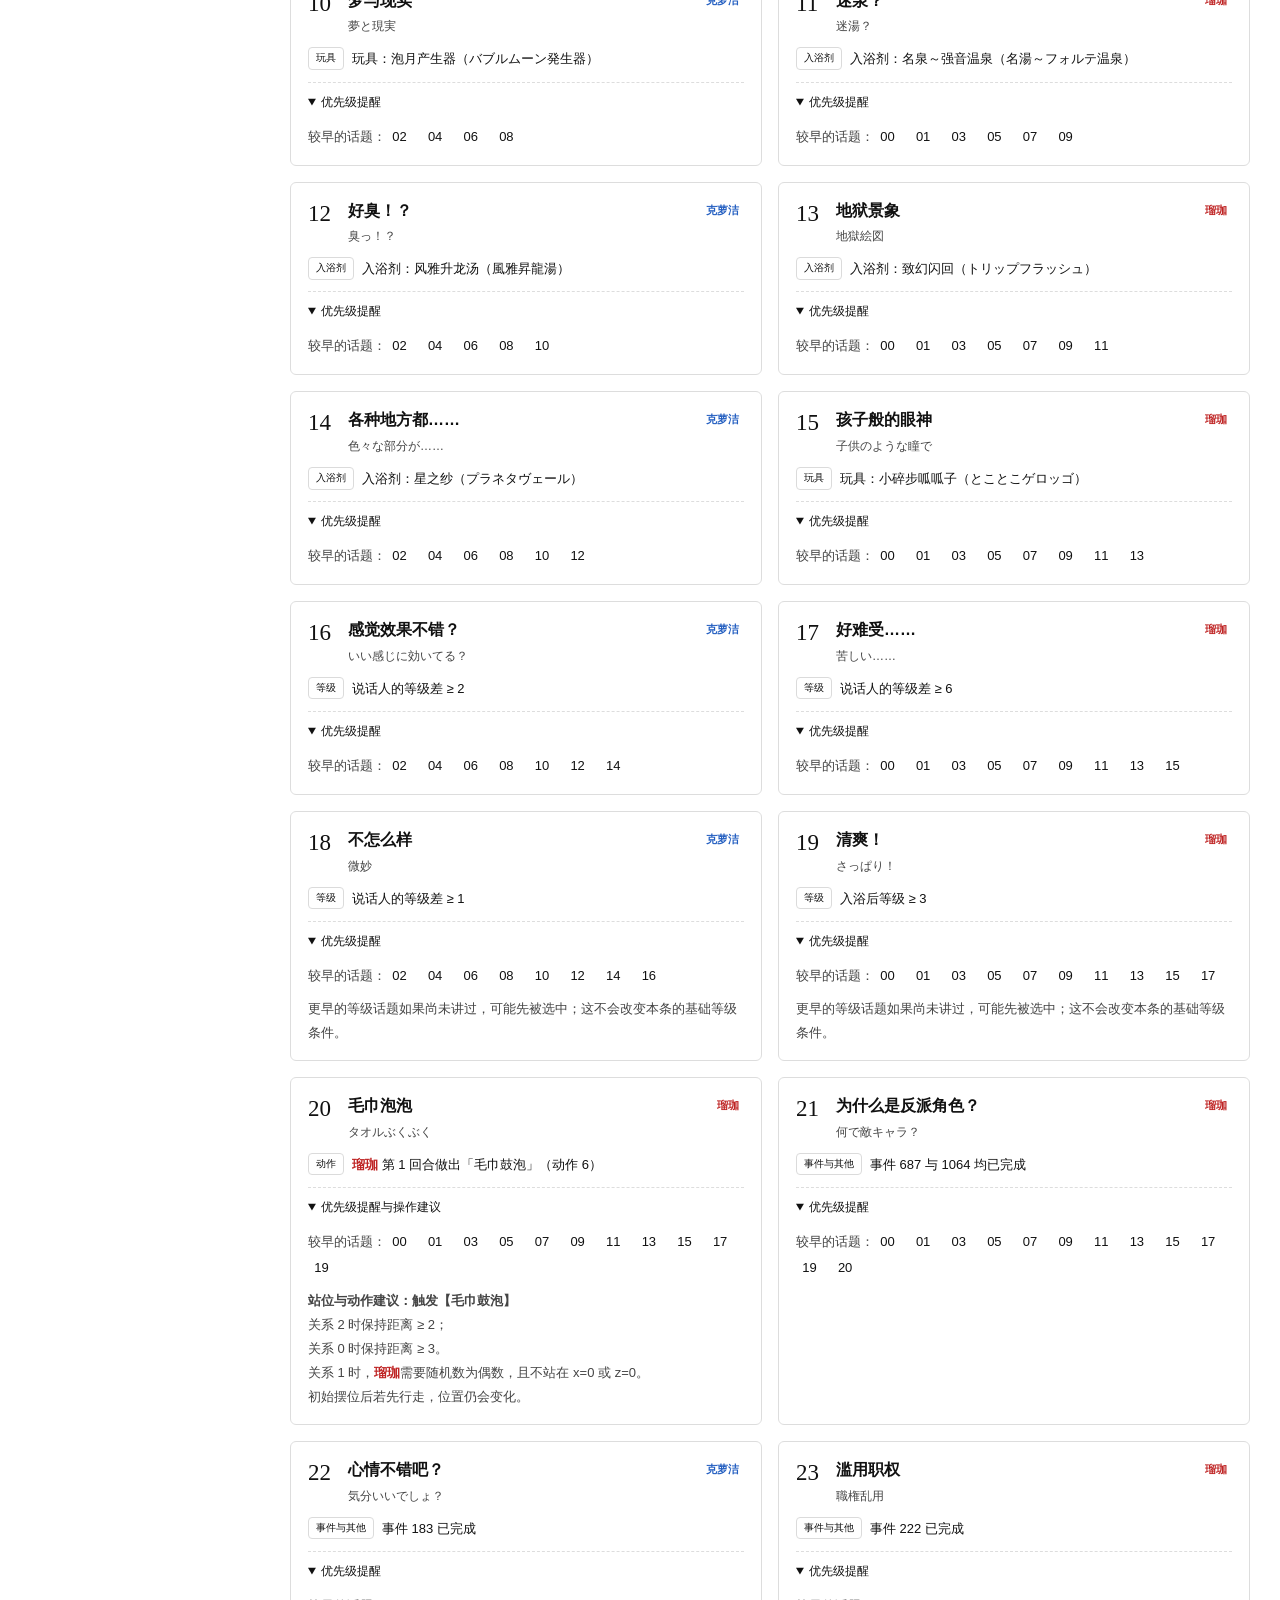
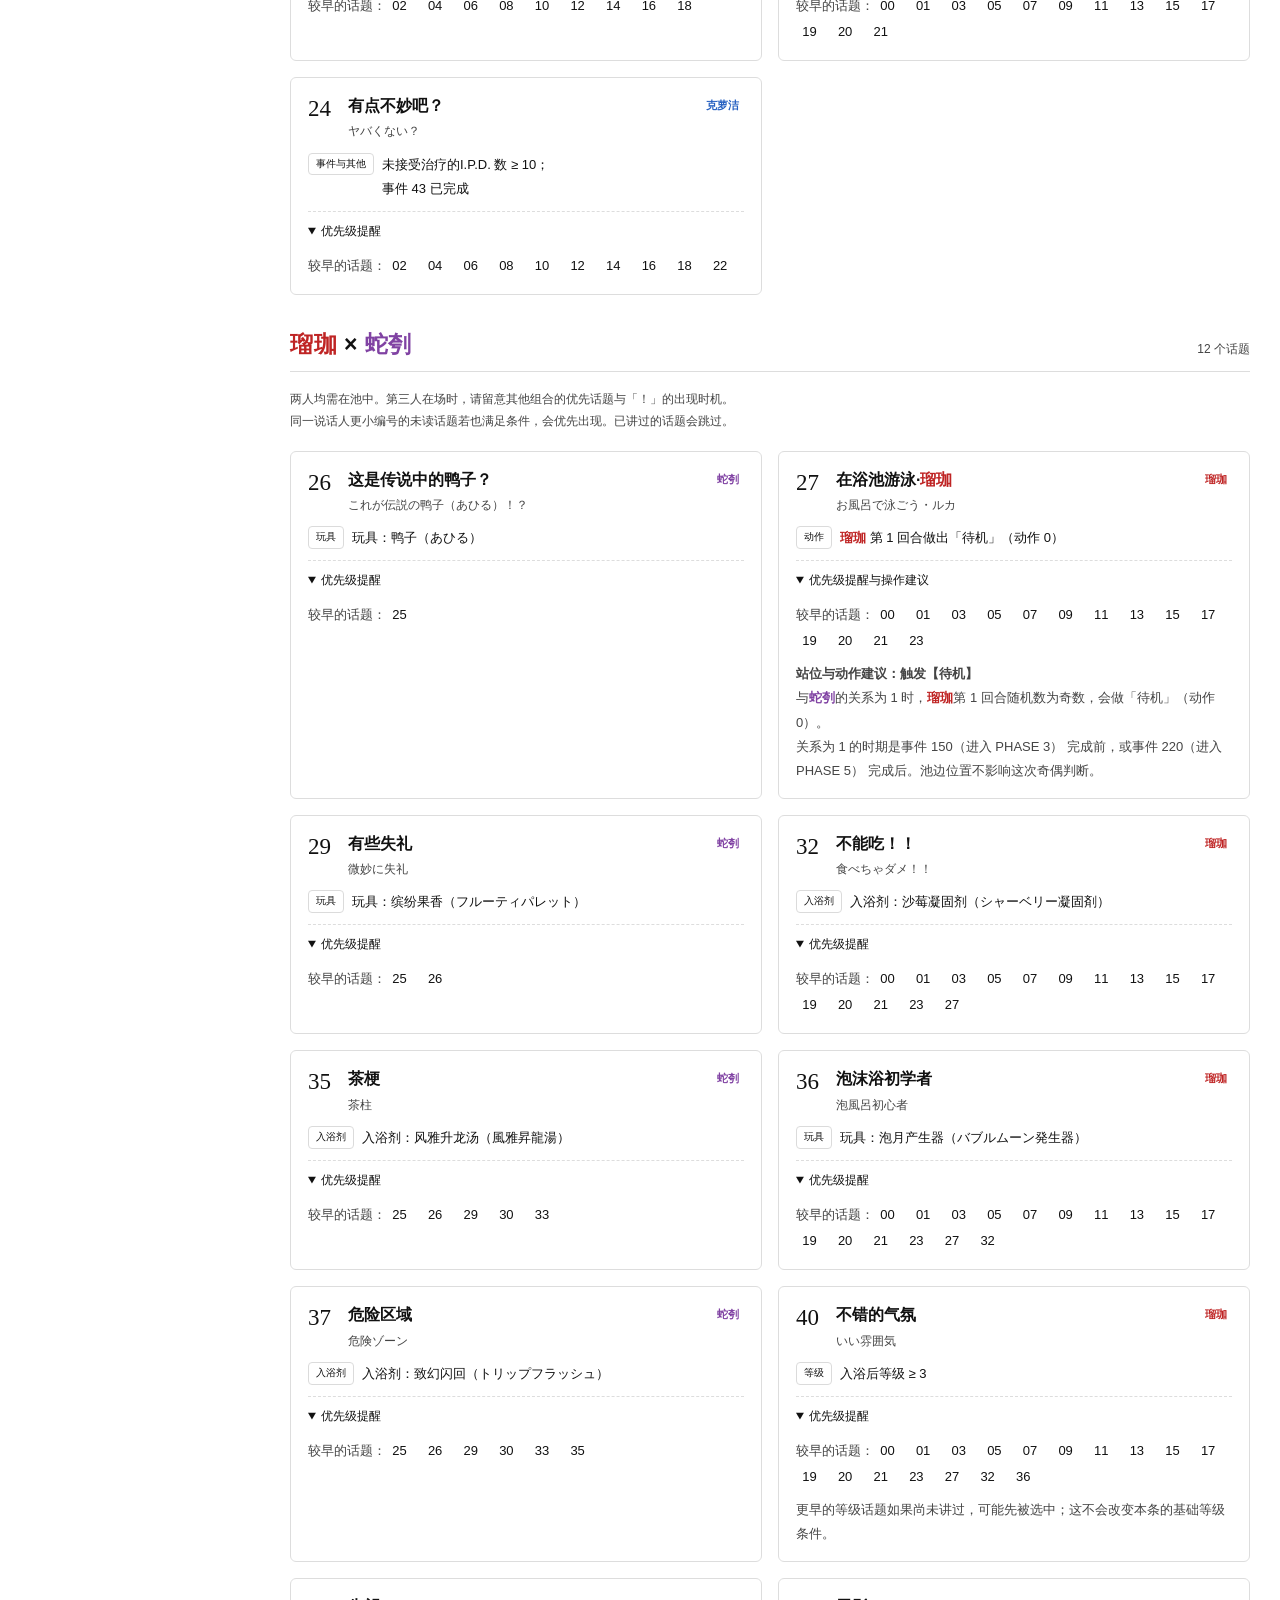
<file: at2_dualstall.html>
<!DOCTYPE html>
<html lang="zh-CN"><head>
<meta charset="utf-8">
<meta name="viewport" content="width=device-width, initial-scale=1">
<title>Ar tonelico2 二重安装分析</title>
<style>:root{--bg:#f3f3f3;--paper:#fefefe;--ink:#393939;--muted:#737373;--line:#e1e1e1;--ruka:#636363;--cloche:#797979;--jakuri:#6f6f6f;--toy:#737373;--accent:#5e5e5e}*{box-sizing:border-box}html{scroll-behavior:smooth;scroll-padding-top:28px}body{margin:0;background:var(--bg);color:var(--ink);font:16px/1.85 "Microsoft YaHei","PingFang SC",sans-serif}a{color:var(--accent);text-underline-offset:4px}button,input,select{font:inherit}button,a,input,summary,select{-webkit-tap-highlight-color:transparent}button,summary{cursor:pointer}button:focus-visible,a:focus-visible,input:focus-visible,select:focus-visible,summary:focus-visible{outline:3px solid #919191;outline-offset:3px}[hidden]{display:none!important}.layout{max-width:1500px;margin:auto;display:grid;grid-template-columns:280px minmax(0,1fr)}.toc{position:sticky;top:0;height:100vh;overflow:auto;padding:32px 23px;background:#efefef;border-right:1px solid var(--line);font-size:13px;scrollbar-width:thin}.brand{display:flex;align-items:center;gap:12px;text-decoration:none;font-size:22px;letter-spacing:2px;font-weight:bold;margin-bottom:34px}.brand-icon{display:grid;place-items:center;width:45px;height:48px;background:var(--accent);color:white;border-radius:18px 18px 5px 5px;font-family:serif;font-size:28px}.brand small{display:block;font-size:9px;letter-spacing:2px;font-weight:normal}.nav-label{font-size:10px;letter-spacing:2px;color:var(--muted);margin:25px 0 12px}.nav-group{margin-bottom:7px}.nav-group summary{padding:8px 0;font-weight:600;line-height:1.6}.nav-group summary a{text-decoration:none}.nav-group summary small{float:right;color:var(--muted)}.toc ul{list-style:none;padding:0 0 5px 12px;margin:0 0 8px 5px;border-left:1px solid #d3d3d3}.toc li a{display:block;padding:5px 8px;border-radius:5px;color:#666666;text-decoration:none;line-height:1.6}.toc a:hover,.toc a.active{background:#e4e4e4;color:#454545}.toc em{font-style:normal;font-size:11px;color:#939393;margin-right:9px;font-variant-numeric:tabular-nums}.nav-search{display:block;text-decoration:none;padding:7px 0}.source-link{display:block;font-size:12px;margin-top:28px}main{min-width:0;padding:40px 56px 64px;max-width:1140px}header{position:relative;overflow:hidden;padding:34px 0 35px;border-bottom:1px solid var(--line)}.eyebrow{font-size:11px;letter-spacing:3px;color:var(--accent);margin-bottom:22px}h1{font-family:"Songti SC","SimSun",serif;font-size:clamp(34px,3.5vw,51px);line-height:1.45;font-weight:600;letter-spacing:2px;margin:0 0 22px;position:relative;z-index:1}h2{font-size:25px;letter-spacing:.5px;line-height:1.5;margin:0 0 18px}h3{font-size:18px;line-height:1.6;margin:30px 0 12px}p{margin:0 0 14px}.lead{color:var(--muted);line-height:2;font-size:15px}.hero-meta{display:flex;gap:0;margin:26px 0;color:#6b6b6b;font-size:12px}.hero-meta span+span{border-left:1px solid #d3d3d3;margin-left:18px;padding-left:18px}.primary{display:inline-block;padding:10px 22px;border-radius:6px;background:var(--accent);color:white;text-decoration:none;font-size:14px}.primary span{margin-left:35px}.secondary{margin-left:24px;text-decoration:none;font-size:14px}.watermark{position:absolute;right:0;top:58px;font-family:serif;font-size:200px;line-height:1;color:#e6e6e6;transform:rotate(-9deg);pointer-events:none;z-index:0}.intro-note{display:flex;gap:16px;padding:20px 0;color:var(--muted);font-size:12px}.intro-note span{white-space:nowrap;color:var(--accent);font-weight:bold}section{margin:54px 0;scroll-margin-top:25px}section>h2:before{content:"";display:inline-block;width:5px;height:23px;border-radius:3px;background:var(--accent);margin-right:12px;vertical-align:-3px}.section-intro{color:var(--muted);font-size:14px}.flow{display:grid;grid-template-columns:repeat(3,1fr);gap:15px;margin:25px 0}.flow>div{border-top:2px solid #b1b1b1;padding:16px 14px;background:#efefef}.flow b{font-size:14px}.flow p{font-size:13px;color:#6f6f6f;margin:8px 0 0}.note{background:#efefef;border-left:3px solid #a0a0a0;border-radius:0 8px 8px 0;padding:18px 22px;margin:22px 0;font-size:14px}.note p:last-child{margin-bottom:0}.readable-list{padding-left:23px}.readable-list li{padding-left:5px;margin:13px 0}.formula{background:var(--paper);padding:20px 24px;border:1px solid var(--line);border-radius:8px;font-size:14px}.formula p:last-child{margin:0}.table-wrap{overflow-x:auto;border:1px solid var(--line);border-radius:9px;margin:22px 0;background:var(--paper)}table{border-collapse:collapse;width:100%;font-size:13px;line-height:1.8}th,td{padding:13px 16px;border-bottom:1px solid var(--line);text-align:left;vertical-align:top}th{background:#eeeeee;font-weight:600;white-space:nowrap}tr:last-child td{border-bottom:0}td:first-child{font-weight:600}tbody tr:hover{background:#f4f4f4}figure{margin:22px 0 30px}.panels{display:grid;grid-template-columns:repeat(2,minmax(0,1fr));gap:18px}svg.board{width:100%;height:auto;background:var(--paper);padding:15px;border:1px solid var(--line);border-radius:10px}.panels svg:only-child{max-width:390px}figcaption{font-size:12px;color:var(--muted);margin-top:10px}.legend{display:flex;flex-wrap:wrap;gap:12px 22px;font-size:12px;margin:20px 0}.sw{display:inline-block;width:9px;height:9px;border-radius:50%;margin-right:7px}.person{font-weight:bold}.r{color:var(--ruka)}.c{color:var(--cloche)}.j{color:var(--jakuri)}code{background:#ececec;padding:2px 5px;border-radius:4px;font-size:13px}.filters{padding:24px;background:#ececec;border:1px solid #dddddd;border-radius:12px;margin-top:24px}.filters>label{font-size:12px;font-weight:600}.search-row{display:flex;gap:10px;margin:6px 0 16px}input{min-width:0;flex:1;background:var(--paper);border:1px solid #cacaca;padding:11px 14px;border-radius:6px;font-size:14px}button{background:var(--paper);border:1px solid #d2d2d2;border-radius:6px;padding:7px 14px;color:var(--accent);font-size:13px}button:hover{background:#e3e3e3}.select-row{display:flex;gap:20px}.select-row label{font-size:12px;color:var(--muted);flex:1}select{display:block;width:100%;margin-top:5px;border:1px solid #d2d2d2;border-radius:5px;padding:8px;background:var(--paper);color:var(--ink);font-size:13px}.filter-footer{display:flex;align-items:center;justify-content:space-between;margin-top:18px;font-size:12px;color:var(--muted)}.filter-footer button{background:transparent;border:0;padding:4px}.pair-heading{display:flex;align-items:center;justify-content:space-between;border-bottom:1px solid var(--line);margin-bottom:17px}.pair-heading h2{font-size:23px}.pair-heading>span{color:var(--muted);font-size:12px}.topic{padding:24px 26px;margin:16px 0;border:1px solid var(--line);background:var(--paper);border-radius:10px;scroll-margin-top:28px}.topic:target{border-color:#949494;box-shadow:0 0 0 3px #e2e2e2}.topic-top{display:flex;align-items:flex-start;gap:16px}.topic-number{font-family:Georgia,serif;font-size:27px;line-height:1.4;color:#a3a3a3;min-width:34px}.topic h3{font-size:18px;margin:0}.jp{font-size:12px;color:var(--muted);margin:3px 0 0}.speaker{font-size:11px;background:#ededed;color:var(--ruka);padding:3px 10px;border-radius:20px;margin-left:auto;white-space:nowrap}.topic[data-speaker="克萝洁"] .speaker{background:#eeeeee;color:var(--cloche)}.topic[data-speaker="蛇刳"] .speaker{background:#eaeaea;color:var(--jakuri)}.condition{display:flex;align-items:baseline;gap:12px;margin:18px 0 0;font-size:14px}.condition p{margin:0}.tag{display:inline-block;font-size:10px;border:1px solid #dbdbdb;border-radius:4px;padding:1px 7px;color:#6f6f6f;white-space:nowrap}.topic details{border-top:1px dashed var(--line);margin-top:18px;padding-top:12px;font-size:13px;color:var(--muted)}.topic summary{font-size:12px;color:#646464;min-height:25px}.topic details p{margin:12px 0 0}.prior-links{line-height:2.3}.prior-links a{display:inline-block;margin-right:5px;min-width:27px;text-align:center;border-radius:4px;background:#efefef;text-decoration:none}footer{border-top:1px solid var(--line);padding-top:30px;color:var(--muted);font-size:12px}footer h2{font-size:17px}footer a{display:inline-block;margin:10px 20px 0 0}.mobile-bar{display:none}.skip{position:fixed;left:10px;top:-100px;background:white;padding:10px;z-index:20}.skip:focus{top:10px}#empty{padding:25px;background:var(--paper)}@media(min-width:1550px){main{padding-left:70px;padding-right:70px}}@media(max-width:1050px){.layout{grid-template-columns:240px minmax(0,1fr)}main{padding:26px 30px}.toc{padding:25px 16px}.flow{gap:9px}.flow>div{padding:13px 10px}.watermark{opacity:.6}}@media(max-width:760px){html{scroll-padding-top:76px}.layout{display:block}.mobile-bar{position:sticky;top:0;z-index:12;display:flex;align-items:center;justify-content:space-between;padding:11px 20px;background:#efefef;border-bottom:1px solid var(--line);font-size:14px}.toc{display:none;position:fixed;top:61px;left:0;width:min(340px,90vw);height:calc(100dvh - 61px);z-index:11;box-shadow:12px 0 40px #39393925}.toc.open{display:block}main{padding:16px 22px 40px}header{padding:26px 0 30px}h1{font-size:34px}.eyebrow{font-size:9px;letter-spacing:2px}.watermark{font-size:160px;top:90px;right:-15px;opacity:.5}.lead{font-size:13px;position:relative;z-index:1}.hero-meta{font-size:10px;position:relative;z-index:1}.hero-meta span+span{margin-left:10px;padding-left:10px}.intro-note{font-size:11px;gap:10px}.flow{grid-template-columns:1fr}.flow>div{padding:15px 17px}.flow p{margin-top:4px}.panels{gap:12px;grid-template-columns:1fr}svg.board{max-width:460px}.topic{padding:20px 17px}.topic-top{gap:10px;flex-wrap:wrap}.topic-number{font-size:23px;min-width:28px}.topic-top>div{flex:1;min-width:155px}.topic h3{font-size:16px}.speaker{font-size:10px}.condition{align-items:flex-start;font-size:13px;gap:8px}.select-row{gap:10px}.filters{padding:18px 14px}.filter-footer{font-size:11px}.pair-heading h2{font-size:20px}h2{font-size:23px}body{font-size:14px}th,td{padding:11px;min-width:95px}section{scroll-margin-top:78px}.topic{scroll-margin-top:78px}.secondary{margin-left:15px}.primary{padding:10px 16px}}@media(prefers-reduced-motion:reduce){html{scroll-behavior:auto}}@media print{.toc,.mobile-bar,.filters,.primary,.secondary,.skip{display:none}.layout{display:block}main{max-width:none;padding:0}.topic,figure{break-inside:avoid}body{background:white;color:black}.watermark{display:none}}

/* Neutral document theme */
:root{--bg:#f6f6f6;--paper:#ffffff;--ink:#333333;--muted:#707070;--line:#e1e1e1;--accent:#5b5b5b;--toy:#727272}
.toc,.mobile-bar{background:#f1f1f1}.brand{font-size:23px;letter-spacing:0}.brand small{font-size:13px;letter-spacing:1px;margin-top:3px}.toc a:hover,.toc a.active{background:#e5e5e5;color:#4b4b4b}.toc li a{color:#606060}.toc ul{border-color:#d4d4d4}.toc em{color:#858585}
header{padding:18px 0 25px}h1{font-family:"Microsoft YaHei","PingFang SC",sans-serif;font-size:32px;font-weight:650;letter-spacing:0;line-height:1.5;margin-bottom:15px}.eyebrow{letter-spacing:1px}.hero-meta{color:#707070;margin:20px 0}.hero-meta span+span{border-color:#d4d4d4}
.flow>div{background:#f1f1f1;border-color:#b7b7b7}.flow p{color:#707070}.note{background:#f2f2f2;border-color:#a3a3a3}.filters{background:#f1f1f1;border-color:#dddddd}th{background:#efefef}tbody tr:hover{background:#f6f6f6}.formula{background:#ffffff}input,select,button{border-color:#d1d1d1}button:hover{background:#e7e7e7}.topic-number{color:#999999}.tag{border-color:#dbdbdb;color:#6c6c6c}.topic summary{color:#6a6a6a}.prior-links a,code{background:#f1f1f1}.topic:target{border-color:#999999;box-shadow:0 0 0 3px #e9e9e9}svg.board{background:#ffffff}.primary{position:relative}.intro-note{color:#707070}@media(max-width:760px){h1{font-size:27px}.mobile-bar{font-size:12px}}

/* White background, black text; color identifies characters only. */
:root{--bg:#fff;--paper:#fff;--ink:#111;--muted:#444;--line:#ddd;--accent:#111;--toy:#555;--ruka:#bf2424;--cloche:#245fc1;--jakuri:#8042a3}
body,.toc,.mobile-bar,.flow>div,.note,.filters,th,.formula,.topic,.table-wrap,svg.board,input,select,button,.primary,.speaker,.topic[data-speaker] .speaker,code,.prior-links a{background:#fff}
body,a,.toc li a,.toc a:hover,.toc a.active,.flow p,.hero-meta,.intro-note,.topic summary,.tag,button,input,select,.primary,.topic-number{color:#111}
.primary{border:1px solid #bbb}.toc a:hover,.toc a.active,button:hover,tbody tr:hover{background:#f3f3f3}.note,.flow>div{border-color:#bbb}.topic:target{border-color:#777;box-shadow:0 0 0 2px #eee}
.person.r,.topic[data-speaker="瑠珈"] .speaker{color:var(--ruka)}.person.c,.topic[data-speaker="克萝洁"] .speaker{color:var(--cloche)}.person.j,.topic[data-speaker="蛇刳"] .speaker{color:var(--jakuri)}
/* Compact desktop layout; smaller windows keep readable columns. */
.layout{max-width:2200px;margin:0 auto;grid-template-columns:clamp(220px,18vw,260px) minmax(0,1fr)}
.toc{width:100%;padding:24px 22px;font-size:13px}.brand{margin-bottom:22px}.nav-label{margin:18px 0 8px}.nav-group summary{padding:5px 0}.toc li a{padding:3px 8px}
main{max-width:none;padding:24px 30px 48px;min-width:0}header{padding:12px 0 20px}section{margin:32px 0}h2{margin-bottom:12px}h3{margin:22px 0 10px}p{margin-bottom:10px}.intro-note{padding:14px 0}.flow{margin:18px 0;gap:12px}.flow>div{padding:12px}.note{padding:12px 16px;margin:16px 0}.formula{padding:14px 18px}.filters{padding:16px 18px;margin-top:16px;max-width:1000px}
.panels{display:flex;flex-wrap:wrap;gap:14px;align-items:flex-start}svg.board,.panels svg:only-child{width:min(500px,calc((100% - 14px)/2));max-width:500px;padding:10px}.panels svg:only-child{width:min(500px,100%)}figure{margin:16px 0 22px}
.pair-section{display:grid;grid-template-columns:repeat(2,minmax(0,1fr));gap:12px;align-items:start}.pair-heading,.pair-section>.section-intro{grid-column:1/-1}.pair-heading{margin:0}.pair-heading h2{margin-bottom:10px}.pair-section>.section-intro{margin:0 0 2px}
.topic{margin:0;padding:15px 17px;min-width:0;border-radius:6px}.topic-top{gap:10px}.topic-top>div{min-width:0;flex:1}.topic h3{font-size:16px;margin:0}.topic-number{font-size:23px;min-width:30px}.speaker{padding:2px 5px}.jp{margin-top:2px}.condition{gap:8px;margin-top:10px;font-size:13px}.topic details{margin-top:10px;padding-top:8px}.topic details p{margin-top:8px}.prior-links{line-height:2}.table-wrap{margin:16px 0}th,td{padding:9px 12px}
@media(min-width:1900px){.pair-section{grid-template-columns:repeat(3,minmax(0,1fr))}}
@media(max-width:1100px){.layout{grid-template-columns:240px minmax(0,1fr)}main{padding:20px}.pair-section{grid-template-columns:1fr}}
@media(max-width:760px){.layout{display:block}.toc{width:min(320px,90vw);padding:20px}.pair-section{grid-template-columns:1fr}main{padding:16px 18px 36px}svg.board,.panels svg:only-child{width:100%;max-width:500px}.topic{padding:14px}.topic-top{flex-wrap:nowrap}.topic-top>div{min-width:0}.speaker{white-space:nowrap}.filters{padding:14px}.flow{grid-template-columns:1fr}section{margin:26px 0}}
@media print{.layout{display:block}.pair-section{display:block}.topic{margin-bottom:12px}}
/* Small route diagrams at every viewport size. */
.panels{gap:12px}
.panels svg.board,.panels svg.board:only-child{flex:0 1 280px;width:280px;max-width:100%;padding:8px}
/* Desktop sidebar stays anchored to the window edge. */
@media(min-width:1101px){.layout{max-width:none;margin:0;align-items:start;grid-template-columns:260px minmax(0,1fr)}.toc{width:260px;min-width:260px;max-width:260px;height:auto;max-height:100vh;align-self:start;overflow-x:hidden;overflow-y:auto;overscroll-behavior:contain;padding:16px 14px 12px}.nav-label{margin:10px 0 4px}.nav-group{margin-bottom:2px}.nav-group summary{padding:2px 0}.toc li a{padding:1px 8px;line-height:1.4}.toc ul{margin-bottom:2px;padding-bottom:0}}

/* Shared reading edge for rules, tables, filters and topic cards. */
main{width:100%;max-width:1116px}
footer{max-width:100%}
.toc .nav-group{margin-bottom:10px}
.toc .nav-group summary{padding:5px 0;line-height:1.6}
.toc li a{padding:3px 8px;line-height:1.65}
.toc ul{margin-bottom:6px;padding-bottom:3px}
.toc .nav-label{margin:18px 0 7px}
.table-wrap,.table-wrap:has(.items-table),.filters,.pair-section,.flow{width:100%;max-width:none}
.items-table{table-layout:fixed;min-width:520px}
.items-table th,.items-table td{min-width:0;overflow-wrap:break-word}
.items-table th:first-child{width:56px}
.items-table th:nth-child(2){width:68px!important}
.items-table th:nth-child(3){width:28%}
.items-table th:last-child{width:auto!important;transform:none!important}
.items-table td:first-child,.items-table td:nth-child(2),.items-table .person,.items-table a{white-space:nowrap}
.pair-section{grid-template-columns:repeat(2,minmax(0,1fr));gap:16px;align-items:stretch}
.topic{width:100%;max-width:none}
@media(max-width:1100px){
  main{max-width:560px}
  .pair-section{grid-template-columns:minmax(0,1fr)}
  .flow{grid-template-columns:1fr}
}
@media(max-width:760px){main{max-width:556px}}
@media print{main{max-width:none}.pair-section{display:block}}
.topic details>summary{pointer-events:none;cursor:default}

/* Action matrix: one scroll container and compact, readable columns. */
.action-table{table-layout:fixed;min-width:1050px;width:100%}.action-table th,.action-table td{padding:10px 8px;min-width:0;overflow-wrap:anywhere}.action-table thead th{text-align:center}.action-table th:first-child{width:100px}.action-table tbody th{border-bottom:1px solid var(--line)}.action-table tbody tr:last-child th{border-bottom:0}.action-note{font-size:13px;color:var(--muted)}
</style>
<style id="demo-style">
  .panels svg.board,.panels svg.board:only-child{width:240px;flex-basis:240px}.formula{width:auto;max-width:100%}
  .analysis-data{font-size:12px;border-top:1px solid #ddd;padding-top:9px;margin:12px 0 24px}.analysis-data summary{cursor:pointer;color:#555}.analysis-data table{font-size:12px}.analysis-data th,.analysis-data td{padding:8px 10px}
  .toc .nav-label{margin-top:20px}.toc .nav-group summary{font-weight:600}.toc li a{line-height:1.55;padding-top:5px;padding-bottom:5px}.toc a.active{border-left:2px solid #555;background:#f3f3f3}.brand small{font-size:15px}
  .analysis-section>p{max-width:90ch}.analysis-section .note p+p{margin-top:9px}.analysis-section .muted{color:#666;font-size:12px}
  .analysis-section h3{margin-top:20px;margin-bottom:8px}.analysis-section .panels{display:flex;flex-wrap:wrap;justify-content:flex-start;gap:12px 16px;margin:10px 0 18px;align-items:flex-start}
  .analysis-section .panels figure{flex:0 0 190px;width:190px;margin:0;padding:0;border:0;background:#fff}
  .analysis-section .panels svg.board{display:block;width:190px;max-width:100%;height:auto;padding:2px;border:0;border-radius:0;background:#fff}
  .analysis-section figcaption{max-width:190px;text-align:center;font-size:12px;line-height:1.5;margin-top:0;color:#444}
  .analysis-section .r{color:var(--ruka)}.analysis-section .c{color:var(--cloche)}.analysis-section .j{color:var(--jakuri)}
  .analysis-section .legend{display:flex;gap:15px;flex-wrap:wrap;font-size:12px}.analysis-section .legend span{display:flex;gap:5px;align-items:center}.analysis-section .sw{width:11px;height:11px;display:inline-block;border:1px solid #aaa}.analysis-section .legend-note{color:#666}
  #sources{width:auto;height:auto}#sources h2{display:block}#sources p{max-width:95ch}
  @media(max-width:760px){.analysis-section .panels{gap:12px 8px}.analysis-section .panels figure{flex-basis:calc(50% - 4px);width:calc(50% - 4px)}.analysis-section .panels svg.board{width:180px;margin:auto}.analysis-section figcaption{margin:auto}.analysis-section .legend{gap:8px}.toc .nav-label{margin-top:16px}}
  @media(max-width:360px){.analysis-section .panels figure{flex-basis:100%;width:100%}}
  </style><style id="revision-style">
.toc .brand,.toc .brand:hover,.toc .brand.active{background:transparent!important;border:0!important;box-shadow:none!important}
.analysis-section{font-size:13px;line-height:1.85}.analysis-section>p{font-size:13px;line-height:1.85;margin:8px 0 12px;max-width:none}
.analysis-section h2{font-size:23px}.analysis-section h3{font-size:16px;margin:18px 0 9px}
.analysis-section .panels{gap:16px 18px;margin:10px 0 18px;align-items:flex-start}
.analysis-section .panels figure{flex:0 0 190px;width:190px}
.analysis-section .diagram-title{font-size:12px;font-weight:600;line-height:1.5;text-align:center;margin:0 0 8px;min-height:18px}
.analysis-section .panels svg.board{width:190px;height:auto;padding:0;display:block}
.analysis-section figcaption{font-size:12px;line-height:1.8;margin:7px 0 0;text-align:center;color:#444;max-width:190px}
.analysis-section figcaption strong{display:block;color:#111;font-size:12px;font-weight:600}.analysis-section figcaption span:not(.person){display:block;font-size:11px;color:#555}
#p-start3,#p-plans-stages{gap:16px 18px}
@media(max-width:760px){.analysis-section .panels{gap:16px 10px}.analysis-section .panels figure{width:calc(50% - 5px);flex-basis:calc(50% - 5px)}.analysis-section .panels svg.board{width:100%;max-width:190px;margin:auto}.analysis-section .diagram-title{font-size:11px;margin-bottom:8px}.analysis-section figcaption{margin:7px auto 0}.analysis-section h2{font-size:21px}#p-start3,#p-plans-stages{gap:16px 10px}}
</style><style id="table-alignment">
main table{width:100%;table-layout:fixed;border-collapse:collapse;font-size:13px;line-height:1.7}
main table th,main table td{padding:12px 14px!important;text-align:left!important;vertical-align:middle!important;min-width:0!important;height:auto;white-space:normal;overflow-wrap:break-word;font-variant-numeric:tabular-nums}
main table th{font-weight:600;text-align:left!important}
main table.action-table{min-width:0;width:100%;font-size:12px;line-height:1.6}
main table.action-table th,main table.action-table td{padding:9px 5px!important;text-align:center!important;word-break:normal}
main table.reading-table{min-width:660px}main table.items-table{min-width:800px}
main .table-wrap{width:100%;max-width:100%;overflow-x:auto}
@media(max-width:760px){main table.action-table{font-size:11px;line-height:1.5}main table.action-table th,main table.action-table td{padding:7px 2px!important}}
#sources{padding-top:18px}#sources>a{margin:0}
</style><style>
.color-key{display:flex;flex-wrap:wrap;gap:12px 18px;align-items:center;margin:12px 0 16px;font-size:13px;line-height:1.6;font-weight:400}
.color-key>span{display:inline-flex;align-items:center;gap:9px;white-space:nowrap}.color-key i{display:inline-block;width:11px;height:11px;border-radius:50%;border:1px solid #aaa;flex:none}.color-key>span:nth-child(4) i{border-color:#c6a45d}
@media(max-width:760px){.color-key{gap:9px 14px;font-size:12px}.color-key>span{gap:6px}}
</style><style id="item-name-style">
.items-table .item-cn,.items-table .item-jp{display:block}
.items-table .item-jp{font-size:.85em;color:#666;margin-top:3px}
main table.items-table td:first-child{white-space:nowrap}
main table.items-table td:last-child{word-break:normal;overflow-wrap:normal}
.items-table a,.items-table .person{white-space:nowrap}
</style><style id="condition-tags-style">.condition-tags{display:flex;flex-direction:column;align-items:flex-start;gap:5px;flex-shrink:0}.condition:has(.condition-tags){align-items:flex-start}.condition-tags .tag{white-space:nowrap}</style><style id="guide-small-fixes">
.formula{width:100%;height:auto;display:grid;gap:10px;line-height:1.85}
.formula p{margin:0;overflow-wrap:break-word}
.hero-actions{display:flex;flex-wrap:wrap;gap:12px}
.hero-actions .primary{display:inline-flex;align-items:center;justify-content:space-between;gap:28px}
.hero-actions .primary span{margin-left:0}
.heat-key{display:flex;flex-wrap:wrap;align-items:center;gap:8px 16px;margin:12px 0 16px;font-size:12px}
.heat-key>span{display:inline-flex;align-items:center;gap:6px;white-space:nowrap}
.heat-key i{width:16px;height:16px;border:1px solid #e3d6bc;border-radius:2px}
@media(max-width:760px){.formula{padding:12px 14px;gap:12px}.hero-actions{gap:10px}.hero-actions .primary{flex:0 1 auto;gap:20px}.heat-key{gap:8px 12px}}
</style></head>
<body style="">
<a class="skip" href="#main">跳到正文</a><div class="mobile-bar"><b>Ar tonelico2 · 二重安装分析</b><button id="menu-toggle" aria-controls="navigation" aria-expanded="false">目录</button></div><div class="layout"><aside class="toc" id="navigation" aria-label="页面目录"><a class="brand" href="#top"><span>Ar tonelico2<small>二重安装分析</small></span></a><div class="nav-label">机制与路径</div><details class="nav-group" open=""><summary>入浴与判定规则</summary><ul><li><a href="#rules" class="">入浴流程</a></li><li><a href="#rules-priority" class="">第 1 回合与话题优先级</a></li><li><a href="#rules-relations" class="">剧情进度与关系变化</a></li><li><a href="#rules-action-names" class="">角色动作对照</a></li><li><a href="#rules-actions" class="">关系、距离与回合动作</a></li><li><a href="#rules-levels" class="">入浴等级与等级差</a></li></ul></details><details class="nav-group" open=""><summary>坐标、路线与道具</summary><ul><li><a href="#coordinates" class="">坐标与游戏画面对照</a></li><li><a href="#routes-1" class="">瑠珈 · 阶梯路线</a></li><li><a href="#routes-2" class="">克萝洁 · L 形路线</a></li><li><a href="#routes-3" class="">蛇刳 · 蛇形与折线</a></li><li><a href="#items-1" class="">入浴剂与话题优先级</a></li><li><a href="#items-2" class="">玩具占格与接近阶段</a></li><li><a href="#items-3" class="">道具与关联话题</a></li></ul></details><div class="nav-label">配置与触发</div><details class="nav-group" open=""><summary>结晶与初始站位</summary><ul><li><a href="#analysis-scope" class="">放置注意</a></li><li><a href="#analysis-start" class="">角色起点</a></li><li><a href="#analysis-best" class="">结晶优先位置</a></li><li><a href="#analysis-must" class="">必经格子</a></li><li><a href="#analysis-toy" class="">玩具摆放</a></li><li><a href="#analysis-plans" class="">可参照配置</a></li></ul></details><details class="nav-group" open=""><summary>动作话题的站位控制</summary><ul><li><a href="#analysis-talk-44" class="">蛇刳 · 打瞌睡后呛水</a></li><li><a href="#analysis-talk-45" class="active" aria-current="location">瑠珈 · 扶着池沿</a></li><li><a href="#topic-46">克萝洁 · 下沉至嘴边</a></li></ul></details><div class="nav-label">对话索引 · 49 话题</div><a class="nav-search" href="#dialogues">搜索与筛选话题</a><details class="nav-group"><summary><span class="person r">瑠珈</span> × <span class="person c">克萝洁</span><small>25</small></summary><ul><li><a href="#pair-lc" class="">查看整组</a></li><li><a href="#topic-0" class=""><em>00</em>洗澡玩具！</a></li><li><a href="#topic-1" class=""><em>01</em>和名字不搭</a></li><li><a href="#topic-2" class=""><em>02</em>注意不要放太多</a></li><li><a href="#topic-3" class=""><em>03</em>××气氛</a></li><li><a href="#topic-4" class=""><em>04</em>沐浴惊魂</a></li><li><a href="#topic-5" class=""><em>05</em>喜欢小孩吗？</a></li><li><a href="#topic-6" class=""><em>06</em>摄入的感想</a></li><li><a href="#topic-7" class=""><em>07</em>××气氛·２</a></li><li><a href="#topic-8" class=""><em>08</em>辛西娅和克罗亚</a></li><li><a href="#topic-9" class=""><em>09</em>让人变得温柔的入浴剂</a></li><li><a href="#topic-10" class=""><em>10</em>梦与现实</a></li><li><a href="#topic-11" class=""><em>11</em>迷泉？</a></li><li><a href="#topic-12" class=""><em>12</em>好臭！？</a></li><li><a href="#topic-13" class=""><em>13</em>地狱景象</a></li><li><a href="#topic-14" class=""><em>14</em>各种地方都……</a></li><li><a href="#topic-15" class=""><em>15</em>孩子般的眼神</a></li><li><a href="#topic-16" class=""><em>16</em>感觉效果不错？</a></li><li><a href="#topic-17" class=""><em>17</em>好难受……</a></li><li><a href="#topic-18" class=""><em>18</em>不怎么样</a></li><li><a href="#topic-19" class=""><em>19</em>清爽！</a></li><li><a href="#topic-20" class=""><em>20</em>毛巾泡泡</a></li><li><a href="#topic-21" class=""><em>21</em>为什么是反派角色？</a></li><li><a href="#topic-22" class=""><em>22</em>心情不错吧？</a></li><li><a href="#topic-23" class=""><em>23</em>滥用职权</a></li><li><a href="#topic-24" class=""><em>24</em>有点不妙吧？</a></li></ul></details><details class="nav-group"><summary><span class="person r">瑠珈</span> × <span class="person j">蛇刳</span><small>12</small></summary><ul><li><a href="#pair-lj" class="">查看整组</a></li><li><a href="#topic-26" class=""><em>26</em>这是传说中的鸭子？</a></li><li><a href="#topic-27" class=""><em>27</em>在浴池游泳·<span class="person r">瑠珈</span></a></li><li><a href="#topic-29" class=""><em>29</em>有些失礼</a></li><li><a href="#topic-32" class=""><em>32</em>不能吃！！</a></li><li><a href="#topic-35" class=""><em>35</em>茶梗</a></li><li><a href="#topic-36" class=""><em>36</em>泡沫浴初学者</a></li><li><a href="#topic-37" class=""><em>37</em>危险区域</a></li><li><a href="#topic-40" class=""><em>40</em>不错的气氛</a></li><li><a href="#topic-42" class=""><em>42</em>失望</a></li><li><a href="#topic-45" class=""><em>45</em>黑影</a></li><li><a href="#topic-47" class=""><em>47</em>真像啊……</a></li><li><a href="#topic-48" class=""><em>48</em>城镇会毁灭！？</a></li></ul></details><details class="nav-group"><summary><span class="person c">克萝洁</span> × <span class="person j">蛇刳</span><small>12</small></summary><ul><li><a href="#pair-cj" class="">查看整组</a></li><li><a href="#topic-25" class=""><em>25</em>感觉不到？</a></li><li><a href="#topic-28" class=""><em>28</em>在浴池游泳·<span class="person c">克萝洁</span></a></li><li><a href="#topic-30" class=""><em>30</em>戳中笑点</a></li><li><a href="#topic-31" class=""><em>31</em>只是高级而已……</a></li><li><a href="#topic-33" class=""><em>33</em>明明这么可疑……</a></li><li><a href="#topic-34" class=""><em>34</em>本来就很温柔</a></li><li><a href="#topic-38" class=""><em>38</em>真诚的赞美</a></li><li><a href="#topic-39" class=""><em>39</em>沉没呱呱子</a></li><li><a href="#topic-41" class=""><em>41</em>傲娇二人组</a></li><li><a href="#topic-43" class=""><em>43</em>完美主义者们</a></li><li><a href="#topic-44" class=""><em>44</em>别在浴池里睡觉！！</a></li><li><a href="#topic-46" class=""><em>46</em>泡晕了？</a></li></ul></details><a class="source-link" href="#top">返回顶部</a><a class="source-link" href="https://zeonmacha.github.io/" target="_blank" rel="noopener">返回主页</a></aside><main id="main" style="transform: translate3d(0px, 0px, 0px);"><header id="top"><div class="eyebrow" style="display: none;">二重安装 / 路线与对话</div><h1>Ar tonelico2 二重安装分析</h1><p class="lead">入浴机制、路线覆盖、结晶配置与对话触发条件。</p><div class="hero-meta" style="display: none;"><span>3 组角色搭配</span><span>6 条固定路线</span><span>49 个对话话题</span></div><div class="hero-actions"><a class="primary" href="#dialogues" style="">查找对话 </a><a class="primary" href="#analysis-plans">可参照配置 </a></div><a class="secondary" href="#rules" style="display: none;">从规则开始</a></header><div class="intro-note" style="display: none;">阅读提示：中文话题名为阅读用意译，日文原名保留在标题下方。此处整理触发条件，并非对话全文。</div><section id="rules"><h2 style="">入浴流程与判定规则</h2>
<p class="section-intro" contenteditable="false" spellcheck="false" style="">入浴由三个随机排序的阶段构成。固定路线与道具决定移动，阶段结束时计算回合动作。</p>
<div class="flow"><div><b>安排入浴</b><p style="" contenteditable="false" spellcheck="false">选择角色、入浴剂、玩具与结晶，摆放初始位置。</p></div><div><b>阶段随机排序</b><p contenteditable="false" spellcheck="false" style="">三个阶段：原地动作、固定路线、接近玩具；<br>每个阶段结束后进入一个回合。</p></div><div><b>第 1 回合选话题</b><p contenteditable="false" spellcheck="false" style="">先决定回合动作，再检查话题。<br>头顶出现「！」后，按 ○ 播放对话。</p></div></div>
<h3 id="rules-priority" style="font-size: 18px;">触发时机与话题优先级</h3>
<ul class="readable-list"><li style="font-size: 14px;" contenteditable="false" spellcheck="false"><b contenteditable="false" style="" spellcheck="false">每人每次入浴仅一次选话题的机会。</b><br>只在自己的第 1 回合检查；若检查时其他角色仍有「！」，本次选话题机会即被跳过。</li><li style="font-size: 14px;" contenteditable="false" spellcheck="false"><b contenteditable="false" spellcheck="false" style="">按说话人分别挑选，优先编号较小的话题。<br></b>从 0 到 48 检查，跳过已触发话题，条件都满足的话题中选取最靠前的一条。</li><li style="font-size: 14px;" contenteditable="false" spellcheck="false"><b>第三人在场不会直接禁用某一组对话。<br></b>但可能增加更早的话题、改变最近的角色，或先出现「！」。需要控制条件时，只安排目标组合会更容易。</li></ul>
<div class="note" style="font-size: 12px;"><b>操作建议与解锁条件应分别理解。</b><p style="">列出的基础条件来自话题表。较早的话题一旦讲过，后续就会跳过；<br>例如话题 18 只要求等级差 ≥ 1，并没有“必须小于 2”的硬性限制。</p></div>
<h3 id="rules-relations">剧情进度与角色关系</h3><p style="transform: translate3d(0px, 0px, 0px); font-size: 14px;">“别扭”“中立”“亲近”是便于理解的行为概括，并非程序中的正式名称。</p>
<div class="table-wrap" tabindex="0" role="region" aria-label="可横向滚动的数据表"><table class="reading-table"><colgroup><col style="width: 40%;"><col style="width: 20%;"><col style="width: 20%;"><col style="width: 20%;"></colgroup><thead><tr><th>已完成的事件</th><th><span class="person r">瑠珈</span> × <span class="person c">克萝洁</span></th><th><span class="person r">瑠珈</span> × <span class="person j">蛇刳</span></th><th><span class="person c">克萝洁</span> × <span class="person j">蛇刳</span></th></tr></thead><tbody><tr><td>初始状态</td><td>1 · 中立</td><td>1 · 中立</td><td>1 · 中立</td></tr><tr><td>53 · 選択の時（路线选择后）</td><td>0 · 别扭</td><td>1 · 中立</td><td>1 · 中立</td></tr><tr><td>事件 150（进入 PHASE 3）</td><td>2 · 亲近</td><td>0 · 别扭</td><td>0 · 别扭</td></tr><tr><td>事件 220（进入 PHASE 5）</td><td>2 · 亲近</td><td>1 · 中立</td><td>1 · 中立</td></tr></tbody></table></div>
<div class="note" id="relationship-behavior"><p style="" contenteditable="false" spellcheck="false">关系 0：前方 2 格内有对方，本段不走。<br>关系 1：不引入额外的趋近或回避行为，仍受占格阻挡。<br>关系 2：脚本走完会朝她走近。</p></div>
<h3 id="rules-action-names">角色动作对照</h3><p class="action-note" style="display: none;">方向按游戏画面标示。相同编号在不同角色身上可能是不同动作；尚未确认的姿势暂以用途说明。</p><div class="table-wrap" tabindex="0" role="region" aria-label="角色动作对照，可横向滚动"><table class="action-table"><colgroup><col style="width: 8%;"><col style="width: 6%;"><col style="width: 9%;"><col style="width: 9%;"><col style="width: 9%;"><col style="width: 9%;"><col style="width: 13%;"><col style="width: 12%;"><col style="width: 13%;"><col style="width: 12%;"></colgroup><thead><tr><th scope="col">女主／动作</th><th scope="col">0</th><th scope="col">1</th><th scope="col">2</th><th scope="col">3</th><th scope="col">4</th><th scope="col">5</th><th scope="col">6</th><th scope="col">7</th><th scope="col">8</th></tr></thead><tbody><tr><th scope="row"><span class="person r">瑠珈</span></th><td>待机</td><td>向右上走</td><td>向左下走</td><td>向右下走</td><td>向左上走</td><td>亲近时的反应</td><td contenteditable="false" spellcheck="false" style="color: rgb(191, 36, 36);">毛巾鼓泡</td><td>别扭时的反应</td><td contenteditable="false" spellcheck="false" style="color: rgb(191, 36, 36);">扶着池沿</td></tr><tr><th scope="row"><span class="person c" style="">克萝洁</span></th><td>待机</td><td>向右上走</td><td>向左下走</td><td>向右下走</td><td>向左上走</td><td>亲近时的反应</td><td>默认原地动作</td><td>别扭时的反应</td><td contenteditable="false" spellcheck="false" style="color: rgb(36, 95, 193);">下沉至嘴边</td></tr><tr><th scope="row"><span class="person j">蛇刳</span></th><td>待机</td><td>向右上走</td><td>向左下走</td><td>向右下走</td><td>向左上走</td><td>亲近时的反应</td><td>默认原地动作</td><td contenteditable="false" spellcheck="false" style="color: rgb(128, 66, 163);">打瞌睡后呛水</td><td>特殊原地动作</td></tr></tbody></table></div><p class="action-note" style="transform: translate3d(0px, 0px, 0px); display: none;">动作名称参考攻略本第 341–342 页，并与本地话题条件中的角色、编号对应。游泳话题的程序条件检查瑠珈／克萝洁的待机（动作 0），不将其直接命名为游泳。</p>
<h3 id="rules-actions">站位、距离与回合动作</h3><p style="font-size: 14px;" contenteditable="false" spellcheck="false">先寻找最近的另一位角色，再按关系决定动作。距离按格子坐标计算直线距离。</p>
<div class="table-wrap" tabindex="0" role="region" aria-label="可横向滚动的数据表"><table class="reading-table"><colgroup><col style="width: 34%;"><col style="width: 48%;"><col style="width: 18%;"></colgroup><thead><tr><th>与最近角色的关系</th><th>条件</th><th>回合动作</th></tr></thead><tbody><tr><td>0 · 别扭</td><td>距离 &lt; 3 / 距离 ≥ 3</td><td>7 / 6</td></tr><tr><td>2 · 亲近</td><td>距离 &lt; 2 / 距离 ≥ 2</td><td>5 / 6</td></tr><tr><td>1 · 中立，<span class="person r">瑠珈</span></td><td>第 1 回合随机数为奇数</td><td>0</td></tr><tr><td>1 · 中立，<span class="person r">瑠珈</span></td><td>偶数，位于 x=0 或 z=0；否则</td><td>8；否则 6</td></tr><tr><td>1 · 中立，<span class="person c">克萝洁</span>或<span class="person j">蛇刳</span></td><td>随机三选一</td><td>0、8、6</td></tr></tbody></table></div>
<p class="note" style="font-size: 14px; transform: translate3d(0px, 0px, 0px); display: none;" contenteditable="false" spellcheck="false">动作话题只检查第 1 回合的动作。入浴开头播放过相同动画，并不代表条件已经满足。<br>动作 5 没有对应的话题。</p>
<h3 id="rules-levels">入浴后等级与等级差</h3><div class="formula"><p><b>入浴后等级</b> = 已使用结晶的等级和 + 本次摆放结晶的等级和</p><p><b>等级差</b> = 入浴后等级 − 说话人自身的等级</p></div><p style="color: rgb(15, 23, 42); font-size: 14px;">不同角色的自身等级不同时，各自的等级差也可能不同。</p></section><section id="routes"><div class="note" id="coordinate-reference"><h3 style="margin-top:0" id="coordinates">示意图与游戏画面的方向对照</h3><p style="transform: translate3d(0px, 0px, 0px);" contenteditable="false" spellcheck="false">路线图横轴为 z、纵轴为 x。</p><ul><li contenteditable="false" spellcheck="false" style=""><b>x=0：</b>路线图的右列，对应游戏画面靠前的右斜边。</li><li contenteditable="false" spellcheck="false" style=""><b>z=0：</b>路线图的底行，对应游戏画面靠前的左斜边。</li><li contenteditable="false" spellcheck="false" style=""><b>(0,0)：</b>路线图的右下角。</li><li style="display: none;"><b>另外三个角：</b>右上 (3,0) 是画面右侧角，左下 (0,5) 是画面左侧角，左上 (3,5) 是画面最上方。</li></ul><svg viewBox="0 0 390 180" role="img" aria-label="游戏画面坐标方向：原点在最下方，x增大向右上，z增大向左上" style="width:360px;max-width:100%;height:auto"><path d="M230 125 L334 105 L161 72 L57 92 Z" fill="white" stroke="#999"></path><path d="M57 92 L230 125 L334 105" fill="none" stroke="#111" stroke-width="3"></path><g fill="#111" font-size="12" font-family="sans-serif"><text x="214" y="150">(0,0)</text><text x="337" y="106">(3,0)</text><text x="7" y="89">(0,5)</text><text x="143" y="59">(3,5)</text><text x="81" y="139">z=0 · 前左边</text><text x="275" y="139">x=0 · 前右边</text><line x1="205.0" y1="108.0" x2="248.2" y2="99.7" stroke="#111" stroke-width="1.4"></line><path d="M256.1,98.2 L248.8,102.8 L247.6,96.5 Z" fill="#111"></path><text x="228" y="90">+x</text><line x1="178.0" y1="112.0" x2="134.8" y2="103.8" stroke="#111" stroke-width="1.4"></line><path d="M126.9,102.3 L135.4,100.6 L134.2,106.9 Z" fill="#111"></path><text x="123" y="116">+z</text><text x="105" y="24">游戏画面方向（坐标投影示意）</text></g></svg><p style="">投影图中，前左边标为 z=0，前右边标为 x=0；两边在最下方的原点相交。</p></div>
  <h2>角色路线图</h2>
  <p style="font-size: 14px;" contenteditable="false" spellcheck="false">每位角色有两条固定路线，进入行走阶段时随机选取其中一条。<br>下面展示指定起点、没有其他角色或玩具阻挡时的路径。</p>
  <p style="display: none;">读图方式：圆点表示起点，箭头表示前进方向。横轴是 z（左 5 至 右 0），纵轴是 x（上 3 至 下 0），坐标写作 (x, z)。右下 (0,0) 在画面最下方，右上 (3,0) 在画面右侧，左下 (0,5) 在画面左侧，左上 (3,5) 在画面最上方。遇到边界或被占用的格子时，当前路段结束；如果整条路线一步也没走成，会反向重试一次。</p>
  <div class="color-key" aria-label="格子颜色图例"><span><i style="background:#bf2424"></i>瑠珈</span><span><i style="background:#245fc1"></i>克萝洁</span><span><i style="background:#8042a3"></i>蛇刳</span><span><i style="background:#E5C786"></i>结晶</span><span><i style="background:#555"></i>玩具</span></div>

  <h3 id="routes-1"><span class="person r"><span class="person r" style="">瑠珈　</span></span>｜阶梯路线</h3>
  <p style="display: none;">路线 2：<code>+z、+x</code> 各 1 格，重复共 5 遍。图上从右下 (0,0) 先向左、再向上，交替走到左上 (3,5)。游戏画面里是从最下方走到最上方。路线 3 相反，从左上 (3,5) 回到右下 (0,0)。</p>
  <figure class="board" data-aria="瑠珈的两条楼梯路线" aria-label="瑠珈的两条楼梯路线">
    <div class="panels"><svg class="board" viewBox="0 0 140 122" role="img" aria-label="路线 2 · 起 (0,0)"><defs><marker id="arrow-0-0" markerUnits="userSpaceOnUse" markerWidth="7" markerHeight="7" refX="6" refY="3.5" orient="auto"><path d="M0,0 L7,3.5 L0,7 Z" fill="#bf2424"></path></marker></defs><g><rect x="98" y="76" width="18" height="18" fill="#ffffff" stroke="#dddddd"></rect><rect x="98" y="58" width="18" height="18" fill="#ffffff" stroke="#dddddd"></rect><rect x="98" y="40" width="18" height="18" fill="#ffffff" stroke="#dddddd"></rect><rect x="98" y="22" width="18" height="18" fill="#ffffff" stroke="#dddddd"></rect><rect x="80" y="76" width="18" height="18" fill="#ffffff" stroke="#dddddd"></rect><rect x="80" y="58" width="18" height="18" fill="#ffffff" stroke="#dddddd"></rect><rect x="80" y="40" width="18" height="18" fill="#ffffff" stroke="#dddddd"></rect><rect x="80" y="22" width="18" height="18" fill="#ffffff" stroke="#dddddd"></rect><rect x="62" y="76" width="18" height="18" fill="#ffffff" stroke="#dddddd"></rect><rect x="62" y="58" width="18" height="18" fill="#ffffff" stroke="#dddddd"></rect><rect x="62" y="40" width="18" height="18" fill="#ffffff" stroke="#dddddd"></rect><rect x="62" y="22" width="18" height="18" fill="#ffffff" stroke="#dddddd"></rect><rect x="44" y="76" width="18" height="18" fill="#ffffff" stroke="#dddddd"></rect><rect x="44" y="58" width="18" height="18" fill="#ffffff" stroke="#dddddd"></rect><rect x="44" y="40" width="18" height="18" fill="#ffffff" stroke="#dddddd"></rect><rect x="44" y="22" width="18" height="18" fill="#ffffff" stroke="#dddddd"></rect><rect x="26" y="76" width="18" height="18" fill="#ffffff" stroke="#dddddd"></rect><rect x="26" y="58" width="18" height="18" fill="#ffffff" stroke="#dddddd"></rect><rect x="26" y="40" width="18" height="18" fill="#ffffff" stroke="#dddddd"></rect><rect x="26" y="22" width="18" height="18" fill="#ffffff" stroke="#dddddd"></rect><rect x="8" y="76" width="18" height="18" fill="#ffffff" stroke="#dddddd"></rect><rect x="8" y="58" width="18" height="18" fill="#ffffff" stroke="#dddddd"></rect><rect x="8" y="40" width="18" height="18" fill="#ffffff" stroke="#dddddd"></rect><rect x="8" y="22" width="18" height="18" fill="#ffffff" stroke="#dddddd"></rect></g><polyline points="107,85 89,85 89,67 71,67 71,49 53,49 53,31 35,31 17,31" fill="none" stroke="#bf2424" stroke-width="2" stroke-linejoin="round" stroke-linecap="round" marker-end="url(#arrow-0-0)"></polyline><circle cx="107" cy="85" r="2.6" fill="#bf2424"></circle><text x="126" y="88" text-anchor="middle" fill="#111111" font-size="9">0</text><text x="126" y="70" text-anchor="middle" fill="#111111" font-size="9">1</text><text x="126" y="52" text-anchor="middle" fill="#111111" font-size="9">2</text><text x="126" y="34" text-anchor="middle" fill="#111111" font-size="9">3</text><text x="107" y="106" text-anchor="middle" fill="#111111" font-size="9">0</text><text x="89" y="106" text-anchor="middle" fill="#111111" font-size="9">1</text><text x="71" y="106" text-anchor="middle" fill="#111111" font-size="9">2</text><text x="53" y="106" text-anchor="middle" fill="#111111" font-size="9">3</text><text x="35" y="106" text-anchor="middle" fill="#111111" font-size="9">4</text><text x="17" y="106" text-anchor="middle" fill="#111111" font-size="9">5</text><text x="126" y="14" text-anchor="middle" fill="#111111" font-size="10">x</text><text x="62" y="119" text-anchor="middle" fill="#111111" font-size="10">z</text><text x="62" y="13" text-anchor="middle" fill="#111111" font-size="9">路线 2 · 起 (0,0)</text></svg><svg class="board" viewBox="0 0 140 122" role="img" aria-label="路线 3 · 起 (3,5)"><defs><marker id="arrow-0-1" markerUnits="userSpaceOnUse" markerWidth="7" markerHeight="7" refX="6" refY="3.5" orient="auto"><path d="M0,0 L7,3.5 L0,7 Z" fill="#bf2424"></path></marker></defs><g><rect x="98" y="76" width="18" height="18" fill="#ffffff" stroke="#dddddd"></rect><rect x="98" y="58" width="18" height="18" fill="#ffffff" stroke="#dddddd"></rect><rect x="98" y="40" width="18" height="18" fill="#ffffff" stroke="#dddddd"></rect><rect x="98" y="22" width="18" height="18" fill="#ffffff" stroke="#dddddd"></rect><rect x="80" y="76" width="18" height="18" fill="#ffffff" stroke="#dddddd"></rect><rect x="80" y="58" width="18" height="18" fill="#ffffff" stroke="#dddddd"></rect><rect x="80" y="40" width="18" height="18" fill="#ffffff" stroke="#dddddd"></rect><rect x="80" y="22" width="18" height="18" fill="#ffffff" stroke="#dddddd"></rect><rect x="62" y="76" width="18" height="18" fill="#ffffff" stroke="#dddddd"></rect><rect x="62" y="58" width="18" height="18" fill="#ffffff" stroke="#dddddd"></rect><rect x="62" y="40" width="18" height="18" fill="#ffffff" stroke="#dddddd"></rect><rect x="62" y="22" width="18" height="18" fill="#ffffff" stroke="#dddddd"></rect><rect x="44" y="76" width="18" height="18" fill="#ffffff" stroke="#dddddd"></rect><rect x="44" y="58" width="18" height="18" fill="#ffffff" stroke="#dddddd"></rect><rect x="44" y="40" width="18" height="18" fill="#ffffff" stroke="#dddddd"></rect><rect x="44" y="22" width="18" height="18" fill="#ffffff" stroke="#dddddd"></rect><rect x="26" y="76" width="18" height="18" fill="#ffffff" stroke="#dddddd"></rect><rect x="26" y="58" width="18" height="18" fill="#ffffff" stroke="#dddddd"></rect><rect x="26" y="40" width="18" height="18" fill="#ffffff" stroke="#dddddd"></rect><rect x="26" y="22" width="18" height="18" fill="#ffffff" stroke="#dddddd"></rect><rect x="8" y="76" width="18" height="18" fill="#ffffff" stroke="#dddddd"></rect><rect x="8" y="58" width="18" height="18" fill="#ffffff" stroke="#dddddd"></rect><rect x="8" y="40" width="18" height="18" fill="#ffffff" stroke="#dddddd"></rect><rect x="8" y="22" width="18" height="18" fill="#ffffff" stroke="#dddddd"></rect></g><polyline points="17,31 35,31 35,49 53,49 53,67 71,67 71,85 89,85 107,85" fill="none" stroke="#bf2424" stroke-width="2" stroke-linejoin="round" stroke-linecap="round" marker-end="url(#arrow-0-1)"></polyline><circle cx="17" cy="31" r="2.6" fill="#bf2424"></circle><text x="126" y="88" text-anchor="middle" fill="#111111" font-size="9">0</text><text x="126" y="70" text-anchor="middle" fill="#111111" font-size="9">1</text><text x="126" y="52" text-anchor="middle" fill="#111111" font-size="9">2</text><text x="126" y="34" text-anchor="middle" fill="#111111" font-size="9">3</text><text x="107" y="106" text-anchor="middle" fill="#111111" font-size="9">0</text><text x="89" y="106" text-anchor="middle" fill="#111111" font-size="9">1</text><text x="71" y="106" text-anchor="middle" fill="#111111" font-size="9">2</text><text x="53" y="106" text-anchor="middle" fill="#111111" font-size="9">3</text><text x="35" y="106" text-anchor="middle" fill="#111111" font-size="9">4</text><text x="17" y="106" text-anchor="middle" fill="#111111" font-size="9">5</text><text x="126" y="14" text-anchor="middle" fill="#111111" font-size="10">x</text><text x="62" y="119" text-anchor="middle" fill="#111111" font-size="10">z</text><text x="62" y="13" text-anchor="middle" fill="#111111" font-size="9">路线 3 · 起 (3,5)</text></svg></div><script type="application/json">
    {"panels":[
      {"caption":"路线 2 · 起 (0,0)","color":"#bf2424","cells":[[0,0],[0,1],[1,1],[1,2],[2,2],[2,3],[3,3],[3,4],[3,5]]},
      {"caption":"路线 3 · 起 (3,5)","color":"#bf2424","cells":[[3,5],[3,4],[2,4],[2,3],[1,3],[1,2],[0,2],[0,1],[0,0]]}
    ]}
    </script>
  </figure>

  <h3 id="routes-2"><span class="person c"><span class="person c">克萝洁</span></span>｜L 形路线</h3>
  <p style="display: none;">路线 0：从右下 (0,0) 沿右列向上到 (3,0)，再沿顶行向左到 (3,5)。路线 1：先沿底行向左到 (0,5)，再沿左列向上到 (3,5)。多出来的一步会撞边停下。</p>
  <figure class="board" data-aria="克萝洁的两条贴边路线" aria-label="克萝洁的两条贴边路线">
    <div class="panels"><svg class="board" viewBox="0 0 140 122" role="img" aria-label="路线 0 · 起 (0,0)"><defs><marker id="arrow-1-0" markerUnits="userSpaceOnUse" markerWidth="7" markerHeight="7" refX="6" refY="3.5" orient="auto"><path d="M0,0 L7,3.5 L0,7 Z" fill="#245fc1"></path></marker></defs><g><rect x="98" y="76" width="18" height="18" fill="#ffffff" stroke="#dddddd"></rect><rect x="98" y="58" width="18" height="18" fill="#ffffff" stroke="#dddddd"></rect><rect x="98" y="40" width="18" height="18" fill="#ffffff" stroke="#dddddd"></rect><rect x="98" y="22" width="18" height="18" fill="#ffffff" stroke="#dddddd"></rect><rect x="80" y="76" width="18" height="18" fill="#ffffff" stroke="#dddddd"></rect><rect x="80" y="58" width="18" height="18" fill="#ffffff" stroke="#dddddd"></rect><rect x="80" y="40" width="18" height="18" fill="#ffffff" stroke="#dddddd"></rect><rect x="80" y="22" width="18" height="18" fill="#ffffff" stroke="#dddddd"></rect><rect x="62" y="76" width="18" height="18" fill="#ffffff" stroke="#dddddd"></rect><rect x="62" y="58" width="18" height="18" fill="#ffffff" stroke="#dddddd"></rect><rect x="62" y="40" width="18" height="18" fill="#ffffff" stroke="#dddddd"></rect><rect x="62" y="22" width="18" height="18" fill="#ffffff" stroke="#dddddd"></rect><rect x="44" y="76" width="18" height="18" fill="#ffffff" stroke="#dddddd"></rect><rect x="44" y="58" width="18" height="18" fill="#ffffff" stroke="#dddddd"></rect><rect x="44" y="40" width="18" height="18" fill="#ffffff" stroke="#dddddd"></rect><rect x="44" y="22" width="18" height="18" fill="#ffffff" stroke="#dddddd"></rect><rect x="26" y="76" width="18" height="18" fill="#ffffff" stroke="#dddddd"></rect><rect x="26" y="58" width="18" height="18" fill="#ffffff" stroke="#dddddd"></rect><rect x="26" y="40" width="18" height="18" fill="#ffffff" stroke="#dddddd"></rect><rect x="26" y="22" width="18" height="18" fill="#ffffff" stroke="#dddddd"></rect><rect x="8" y="76" width="18" height="18" fill="#ffffff" stroke="#dddddd"></rect><rect x="8" y="58" width="18" height="18" fill="#ffffff" stroke="#dddddd"></rect><rect x="8" y="40" width="18" height="18" fill="#ffffff" stroke="#dddddd"></rect><rect x="8" y="22" width="18" height="18" fill="#ffffff" stroke="#dddddd"></rect></g><polyline points="107,85 107,67 107,49 107,31 89,31 71,31 53,31 35,31 17,31" fill="none" stroke="#245fc1" stroke-width="2" stroke-linejoin="round" stroke-linecap="round" marker-end="url(#arrow-1-0)"></polyline><circle cx="107" cy="85" r="2.6" fill="#245fc1"></circle><text x="126" y="88" text-anchor="middle" fill="#111111" font-size="9">0</text><text x="126" y="70" text-anchor="middle" fill="#111111" font-size="9">1</text><text x="126" y="52" text-anchor="middle" fill="#111111" font-size="9">2</text><text x="126" y="34" text-anchor="middle" fill="#111111" font-size="9">3</text><text x="107" y="106" text-anchor="middle" fill="#111111" font-size="9">0</text><text x="89" y="106" text-anchor="middle" fill="#111111" font-size="9">1</text><text x="71" y="106" text-anchor="middle" fill="#111111" font-size="9">2</text><text x="53" y="106" text-anchor="middle" fill="#111111" font-size="9">3</text><text x="35" y="106" text-anchor="middle" fill="#111111" font-size="9">4</text><text x="17" y="106" text-anchor="middle" fill="#111111" font-size="9">5</text><text x="126" y="14" text-anchor="middle" fill="#111111" font-size="10">x</text><text x="62" y="119" text-anchor="middle" fill="#111111" font-size="10">z</text><text x="62" y="13" text-anchor="middle" fill="#111111" font-size="9">路线 0 · 起 (0,0)</text></svg><svg class="board" viewBox="0 0 140 122" role="img" aria-label="路线 1 · 起 (0,0)"><defs><marker id="arrow-1-1" markerUnits="userSpaceOnUse" markerWidth="7" markerHeight="7" refX="6" refY="3.5" orient="auto"><path d="M0,0 L7,3.5 L0,7 Z" fill="#245fc1"></path></marker></defs><g><rect x="98" y="76" width="18" height="18" fill="#ffffff" stroke="#dddddd"></rect><rect x="98" y="58" width="18" height="18" fill="#ffffff" stroke="#dddddd"></rect><rect x="98" y="40" width="18" height="18" fill="#ffffff" stroke="#dddddd"></rect><rect x="98" y="22" width="18" height="18" fill="#ffffff" stroke="#dddddd"></rect><rect x="80" y="76" width="18" height="18" fill="#ffffff" stroke="#dddddd"></rect><rect x="80" y="58" width="18" height="18" fill="#ffffff" stroke="#dddddd"></rect><rect x="80" y="40" width="18" height="18" fill="#ffffff" stroke="#dddddd"></rect><rect x="80" y="22" width="18" height="18" fill="#ffffff" stroke="#dddddd"></rect><rect x="62" y="76" width="18" height="18" fill="#ffffff" stroke="#dddddd"></rect><rect x="62" y="58" width="18" height="18" fill="#ffffff" stroke="#dddddd"></rect><rect x="62" y="40" width="18" height="18" fill="#ffffff" stroke="#dddddd"></rect><rect x="62" y="22" width="18" height="18" fill="#ffffff" stroke="#dddddd"></rect><rect x="44" y="76" width="18" height="18" fill="#ffffff" stroke="#dddddd"></rect><rect x="44" y="58" width="18" height="18" fill="#ffffff" stroke="#dddddd"></rect><rect x="44" y="40" width="18" height="18" fill="#ffffff" stroke="#dddddd"></rect><rect x="44" y="22" width="18" height="18" fill="#ffffff" stroke="#dddddd"></rect><rect x="26" y="76" width="18" height="18" fill="#ffffff" stroke="#dddddd"></rect><rect x="26" y="58" width="18" height="18" fill="#ffffff" stroke="#dddddd"></rect><rect x="26" y="40" width="18" height="18" fill="#ffffff" stroke="#dddddd"></rect><rect x="26" y="22" width="18" height="18" fill="#ffffff" stroke="#dddddd"></rect><rect x="8" y="76" width="18" height="18" fill="#ffffff" stroke="#dddddd"></rect><rect x="8" y="58" width="18" height="18" fill="#ffffff" stroke="#dddddd"></rect><rect x="8" y="40" width="18" height="18" fill="#ffffff" stroke="#dddddd"></rect><rect x="8" y="22" width="18" height="18" fill="#ffffff" stroke="#dddddd"></rect></g><polyline points="107,85 89,85 71,85 53,85 35,85 17,85 17,67 17,49 17,31" fill="none" stroke="#245fc1" stroke-width="2" stroke-linejoin="round" stroke-linecap="round" marker-end="url(#arrow-1-1)"></polyline><circle cx="107" cy="85" r="2.6" fill="#245fc1"></circle><text x="126" y="88" text-anchor="middle" fill="#111111" font-size="9">0</text><text x="126" y="70" text-anchor="middle" fill="#111111" font-size="9">1</text><text x="126" y="52" text-anchor="middle" fill="#111111" font-size="9">2</text><text x="126" y="34" text-anchor="middle" fill="#111111" font-size="9">3</text><text x="107" y="106" text-anchor="middle" fill="#111111" font-size="9">0</text><text x="89" y="106" text-anchor="middle" fill="#111111" font-size="9">1</text><text x="71" y="106" text-anchor="middle" fill="#111111" font-size="9">2</text><text x="53" y="106" text-anchor="middle" fill="#111111" font-size="9">3</text><text x="35" y="106" text-anchor="middle" fill="#111111" font-size="9">4</text><text x="17" y="106" text-anchor="middle" fill="#111111" font-size="9">5</text><text x="126" y="14" text-anchor="middle" fill="#111111" font-size="10">x</text><text x="62" y="119" text-anchor="middle" fill="#111111" font-size="10">z</text><text x="62" y="13" text-anchor="middle" fill="#111111" font-size="9">路线 1 · 起 (0,0)</text></svg></div><script type="application/json">
    {"panels":[
      {"caption":"路线 0 · 起 (0,0)","color":"#245fc1","cells":[[0,0],[1,0],[2,0],[3,0],[3,1],[3,2],[3,3],[3,4],[3,5]]},
      {"caption":"路线 1 · 起 (0,0)","color":"#245fc1","cells":[[0,0],[0,1],[0,2],[0,3],[0,4],[0,5],[1,5],[2,5],[3,5]]}
    ]}
    </script>
  </figure>

  <h3 id="routes-3"><span class="person j"><span class="person j" style="">蛇刳　</span></span>｜蛇形与折线路线</h3>
  <p style="display: none;">路线 4：+x、+z、−x、+z、+x。图上依次向上、向左、向下、向左、向上，停在 (3,4)。路线 5：+z、+x、+z、+x。图上从右下 (0,0) 走到左上 (3,5)，游戏画面里是从最下方到最上方。</p>
  <figure class="board" data-aria="蛇刳的蛇形路线和折钩路线" aria-label="蛇刳的蛇形路线和折钩路线">
    <div class="panels"><svg class="board" viewBox="0 0 140 122" role="img" aria-label="路线 4 · 起 (0,0)"><defs><marker id="arrow-2-0" markerUnits="userSpaceOnUse" markerWidth="7" markerHeight="7" refX="6" refY="3.5" orient="auto"><path d="M0,0 L7,3.5 L0,7 Z" fill="#8042a3"></path></marker></defs><g><rect x="98" y="76" width="18" height="18" fill="#ffffff" stroke="#dddddd"></rect><rect x="98" y="58" width="18" height="18" fill="#ffffff" stroke="#dddddd"></rect><rect x="98" y="40" width="18" height="18" fill="#ffffff" stroke="#dddddd"></rect><rect x="98" y="22" width="18" height="18" fill="#ffffff" stroke="#dddddd"></rect><rect x="80" y="76" width="18" height="18" fill="#ffffff" stroke="#dddddd"></rect><rect x="80" y="58" width="18" height="18" fill="#ffffff" stroke="#dddddd"></rect><rect x="80" y="40" width="18" height="18" fill="#ffffff" stroke="#dddddd"></rect><rect x="80" y="22" width="18" height="18" fill="#ffffff" stroke="#dddddd"></rect><rect x="62" y="76" width="18" height="18" fill="#ffffff" stroke="#dddddd"></rect><rect x="62" y="58" width="18" height="18" fill="#ffffff" stroke="#dddddd"></rect><rect x="62" y="40" width="18" height="18" fill="#ffffff" stroke="#dddddd"></rect><rect x="62" y="22" width="18" height="18" fill="#ffffff" stroke="#dddddd"></rect><rect x="44" y="76" width="18" height="18" fill="#ffffff" stroke="#dddddd"></rect><rect x="44" y="58" width="18" height="18" fill="#ffffff" stroke="#dddddd"></rect><rect x="44" y="40" width="18" height="18" fill="#ffffff" stroke="#dddddd"></rect><rect x="44" y="22" width="18" height="18" fill="#ffffff" stroke="#dddddd"></rect><rect x="26" y="76" width="18" height="18" fill="#ffffff" stroke="#dddddd"></rect><rect x="26" y="58" width="18" height="18" fill="#ffffff" stroke="#dddddd"></rect><rect x="26" y="40" width="18" height="18" fill="#ffffff" stroke="#dddddd"></rect><rect x="26" y="22" width="18" height="18" fill="#ffffff" stroke="#dddddd"></rect><rect x="8" y="76" width="18" height="18" fill="#ffffff" stroke="#dddddd"></rect><rect x="8" y="58" width="18" height="18" fill="#ffffff" stroke="#dddddd"></rect><rect x="8" y="40" width="18" height="18" fill="#ffffff" stroke="#dddddd"></rect><rect x="8" y="22" width="18" height="18" fill="#ffffff" stroke="#dddddd"></rect></g><polyline points="107,85 107,67 107,49 107,31 89,31 71,31 71,49 71,67 71,85 53,85 35,85 35,67 35,49 35,31" fill="none" stroke="#8042a3" stroke-width="2" stroke-linejoin="round" stroke-linecap="round" marker-end="url(#arrow-2-0)"></polyline><circle cx="107" cy="85" r="2.6" fill="#8042a3"></circle><text x="126" y="88" text-anchor="middle" fill="#111111" font-size="9">0</text><text x="126" y="70" text-anchor="middle" fill="#111111" font-size="9">1</text><text x="126" y="52" text-anchor="middle" fill="#111111" font-size="9">2</text><text x="126" y="34" text-anchor="middle" fill="#111111" font-size="9">3</text><text x="107" y="106" text-anchor="middle" fill="#111111" font-size="9">0</text><text x="89" y="106" text-anchor="middle" fill="#111111" font-size="9">1</text><text x="71" y="106" text-anchor="middle" fill="#111111" font-size="9">2</text><text x="53" y="106" text-anchor="middle" fill="#111111" font-size="9">3</text><text x="35" y="106" text-anchor="middle" fill="#111111" font-size="9">4</text><text x="17" y="106" text-anchor="middle" fill="#111111" font-size="9">5</text><text x="126" y="14" text-anchor="middle" fill="#111111" font-size="10">x</text><text x="62" y="119" text-anchor="middle" fill="#111111" font-size="10">z</text><text x="62" y="13" text-anchor="middle" fill="#111111" font-size="9">路线 4 · 起 (0,0)</text></svg><svg class="board" viewBox="0 0 140 122" role="img" aria-label="路线 5 · 起 (0,0)"><defs><marker id="arrow-2-1" markerUnits="userSpaceOnUse" markerWidth="7" markerHeight="7" refX="6" refY="3.5" orient="auto"><path d="M0,0 L7,3.5 L0,7 Z" fill="#8042a3"></path></marker></defs><g><rect x="98" y="76" width="18" height="18" fill="#ffffff" stroke="#dddddd"></rect><rect x="98" y="58" width="18" height="18" fill="#ffffff" stroke="#dddddd"></rect><rect x="98" y="40" width="18" height="18" fill="#ffffff" stroke="#dddddd"></rect><rect x="98" y="22" width="18" height="18" fill="#ffffff" stroke="#dddddd"></rect><rect x="80" y="76" width="18" height="18" fill="#ffffff" stroke="#dddddd"></rect><rect x="80" y="58" width="18" height="18" fill="#ffffff" stroke="#dddddd"></rect><rect x="80" y="40" width="18" height="18" fill="#ffffff" stroke="#dddddd"></rect><rect x="80" y="22" width="18" height="18" fill="#ffffff" stroke="#dddddd"></rect><rect x="62" y="76" width="18" height="18" fill="#ffffff" stroke="#dddddd"></rect><rect x="62" y="58" width="18" height="18" fill="#ffffff" stroke="#dddddd"></rect><rect x="62" y="40" width="18" height="18" fill="#ffffff" stroke="#dddddd"></rect><rect x="62" y="22" width="18" height="18" fill="#ffffff" stroke="#dddddd"></rect><rect x="44" y="76" width="18" height="18" fill="#ffffff" stroke="#dddddd"></rect><rect x="44" y="58" width="18" height="18" fill="#ffffff" stroke="#dddddd"></rect><rect x="44" y="40" width="18" height="18" fill="#ffffff" stroke="#dddddd"></rect><rect x="44" y="22" width="18" height="18" fill="#ffffff" stroke="#dddddd"></rect><rect x="26" y="76" width="18" height="18" fill="#ffffff" stroke="#dddddd"></rect><rect x="26" y="58" width="18" height="18" fill="#ffffff" stroke="#dddddd"></rect><rect x="26" y="40" width="18" height="18" fill="#ffffff" stroke="#dddddd"></rect><rect x="26" y="22" width="18" height="18" fill="#ffffff" stroke="#dddddd"></rect><rect x="8" y="76" width="18" height="18" fill="#ffffff" stroke="#dddddd"></rect><rect x="8" y="58" width="18" height="18" fill="#ffffff" stroke="#dddddd"></rect><rect x="8" y="40" width="18" height="18" fill="#ffffff" stroke="#dddddd"></rect><rect x="8" y="22" width="18" height="18" fill="#ffffff" stroke="#dddddd"></rect></g><polyline points="107,85 89,85 71,85 71,67 71,49 53,49 35,49 17,49 17,31" fill="none" stroke="#8042a3" stroke-width="2" stroke-linejoin="round" stroke-linecap="round" marker-end="url(#arrow-2-1)"></polyline><circle cx="107" cy="85" r="2.6" fill="#8042a3"></circle><text x="126" y="88" text-anchor="middle" fill="#111111" font-size="9">0</text><text x="126" y="70" text-anchor="middle" fill="#111111" font-size="9">1</text><text x="126" y="52" text-anchor="middle" fill="#111111" font-size="9">2</text><text x="126" y="34" text-anchor="middle" fill="#111111" font-size="9">3</text><text x="107" y="106" text-anchor="middle" fill="#111111" font-size="9">0</text><text x="89" y="106" text-anchor="middle" fill="#111111" font-size="9">1</text><text x="71" y="106" text-anchor="middle" fill="#111111" font-size="9">2</text><text x="53" y="106" text-anchor="middle" fill="#111111" font-size="9">3</text><text x="35" y="106" text-anchor="middle" fill="#111111" font-size="9">4</text><text x="17" y="106" text-anchor="middle" fill="#111111" font-size="9">5</text><text x="126" y="14" text-anchor="middle" fill="#111111" font-size="10">x</text><text x="62" y="119" text-anchor="middle" fill="#111111" font-size="10">z</text><text x="62" y="13" text-anchor="middle" fill="#111111" font-size="9">路线 5 · 起 (0,0)</text></svg></div><script type="application/json">
    {"panels":[
      {"caption":"路线 4 · 起 (0,0)","color":"#8042a3","cells":[[0,0],[1,0],[2,0],[3,0],[3,1],[3,2],[2,2],[1,2],[0,2],[0,3],[0,4],[1,4],[2,4],[3,4]]},
      {"caption":"路线 5 · 起 (0,0)","color":"#8042a3","cells":[[0,0],[0,1],[0,2],[1,2],[2,2],[2,3],[2,4],[2,5],[3,5]]}
    ]}
    </script>
  </figure>

  <p style="transform: translate3d(0px, 0px, 0px); display: none;">上图为空池路径；人物或玩具占格会截断当前路段。</p>
</section><section id="items">
  <h2 style="">入浴剂与玩具</h2>
  <p style="font-size: 14px;">每次入浴可使用一种入浴剂和一个玩具。入浴剂不占格，玩具占用一格。</p>
  <h3 id="items-1" style="">入浴剂与话题优先级</h3>
  <p style="font-size: 14px;" contenteditable="false" spellcheck="false">入浴剂参与第 1 回合的话题条件判断。<br>满足条件且尚未讲过的低编号话题，优先于动作或等级话题。<br>若检查时其他角色仍有「！」，则跳过本次话题。</p>
  <h3 id="items-2" style="">玩具占格与接近阶段</h3>
  <p style="font-size: 14px;">玩具占用一格并阻挡固定路线。当前路段在障碍前终止，后续路段从该位置继续；不会自动绕行。</p>
  <p style="font-size: 14px;" contenteditable="false" spellcheck="false">阶段内含有「找玩具」，无玩具时做原地动作，有玩具时移动到四边的空格。<br>下一步方向随机，优先更近、脚下有没拾过的结晶。已在旁边，或无法移动，则进入回合。<br></p>

  <figure class="board" data-aria="玩具位于 (2,0) 时，克萝洁路线 0 提前转向左方" aria-label="玩具位于 (2,0) 时，克萝洁路线 0 提前转向左方">
    <div class="panels"><svg class="board" viewBox="0 0 140 122" role="img" aria-label="无玩具 · 克萝洁路线 0"><defs><marker id="arrow-3-0" markerUnits="userSpaceOnUse" markerWidth="7" markerHeight="7" refX="6" refY="3.5" orient="auto"><path d="M0,0 L7,3.5 L0,7 Z" fill="#245fc1"></path></marker></defs><g><rect x="98" y="76" width="18" height="18" fill="#ffffff" stroke="#dddddd"></rect><rect x="98" y="58" width="18" height="18" fill="#ffffff" stroke="#dddddd"></rect><rect x="98" y="40" width="18" height="18" fill="#ffffff" stroke="#dddddd"></rect><rect x="98" y="22" width="18" height="18" fill="#ffffff" stroke="#dddddd"></rect><rect x="80" y="76" width="18" height="18" fill="#ffffff" stroke="#dddddd"></rect><rect x="80" y="58" width="18" height="18" fill="#ffffff" stroke="#dddddd"></rect><rect x="80" y="40" width="18" height="18" fill="#ffffff" stroke="#dddddd"></rect><rect x="80" y="22" width="18" height="18" fill="#ffffff" stroke="#dddddd"></rect><rect x="62" y="76" width="18" height="18" fill="#ffffff" stroke="#dddddd"></rect><rect x="62" y="58" width="18" height="18" fill="#ffffff" stroke="#dddddd"></rect><rect x="62" y="40" width="18" height="18" fill="#ffffff" stroke="#dddddd"></rect><rect x="62" y="22" width="18" height="18" fill="#ffffff" stroke="#dddddd"></rect><rect x="44" y="76" width="18" height="18" fill="#ffffff" stroke="#dddddd"></rect><rect x="44" y="58" width="18" height="18" fill="#ffffff" stroke="#dddddd"></rect><rect x="44" y="40" width="18" height="18" fill="#ffffff" stroke="#dddddd"></rect><rect x="44" y="22" width="18" height="18" fill="#ffffff" stroke="#dddddd"></rect><rect x="26" y="76" width="18" height="18" fill="#ffffff" stroke="#dddddd"></rect><rect x="26" y="58" width="18" height="18" fill="#ffffff" stroke="#dddddd"></rect><rect x="26" y="40" width="18" height="18" fill="#ffffff" stroke="#dddddd"></rect><rect x="26" y="22" width="18" height="18" fill="#ffffff" stroke="#dddddd"></rect><rect x="8" y="76" width="18" height="18" fill="#ffffff" stroke="#dddddd"></rect><rect x="8" y="58" width="18" height="18" fill="#ffffff" stroke="#dddddd"></rect><rect x="8" y="40" width="18" height="18" fill="#ffffff" stroke="#dddddd"></rect><rect x="8" y="22" width="18" height="18" fill="#ffffff" stroke="#dddddd"></rect></g><polyline points="107,85 107,67 107,49 107,31 89,31 71,31 53,31 35,31 17,31" fill="none" stroke="#245fc1" stroke-width="2" stroke-linejoin="round" stroke-linecap="round" marker-end="url(#arrow-3-0)"></polyline><circle cx="107" cy="85" r="2.6" fill="#245fc1"></circle><text x="126" y="88" text-anchor="middle" fill="#111111" font-size="9">0</text><text x="126" y="70" text-anchor="middle" fill="#111111" font-size="9">1</text><text x="126" y="52" text-anchor="middle" fill="#111111" font-size="9">2</text><text x="126" y="34" text-anchor="middle" fill="#111111" font-size="9">3</text><text x="107" y="106" text-anchor="middle" fill="#111111" font-size="9">0</text><text x="89" y="106" text-anchor="middle" fill="#111111" font-size="9">1</text><text x="71" y="106" text-anchor="middle" fill="#111111" font-size="9">2</text><text x="53" y="106" text-anchor="middle" fill="#111111" font-size="9">3</text><text x="35" y="106" text-anchor="middle" fill="#111111" font-size="9">4</text><text x="17" y="106" text-anchor="middle" fill="#111111" font-size="9">5</text><text x="126" y="14" text-anchor="middle" fill="#111111" font-size="10">x</text><text x="62" y="119" text-anchor="middle" fill="#111111" font-size="10">z</text><text x="62" y="13" text-anchor="middle" fill="#111111" font-size="9">无玩具 · 克萝洁路线 0</text></svg><svg class="board" viewBox="0 0 140 122" role="img" aria-label="玩具在 (2,0)"><defs><marker id="arrow-3-1" markerUnits="userSpaceOnUse" markerWidth="7" markerHeight="7" refX="6" refY="3.5" orient="auto"><path d="M0,0 L7,3.5 L0,7 Z" fill="#245fc1"></path></marker></defs><g><rect x="98" y="76" width="18" height="18" fill="#ffffff" stroke="#dddddd"></rect><rect x="98" y="58" width="18" height="18" fill="#ffffff" stroke="#dddddd"></rect><rect x="98" y="40" width="18" height="18" fill="#ffffff" stroke="#dddddd"></rect><rect x="98" y="22" width="18" height="18" fill="#ffffff" stroke="#dddddd"></rect><rect x="80" y="76" width="18" height="18" fill="#ffffff" stroke="#dddddd"></rect><rect x="80" y="58" width="18" height="18" fill="#ffffff" stroke="#dddddd"></rect><rect x="80" y="40" width="18" height="18" fill="#ffffff" stroke="#dddddd"></rect><rect x="80" y="22" width="18" height="18" fill="#ffffff" stroke="#dddddd"></rect><rect x="62" y="76" width="18" height="18" fill="#ffffff" stroke="#dddddd"></rect><rect x="62" y="58" width="18" height="18" fill="#ffffff" stroke="#dddddd"></rect><rect x="62" y="40" width="18" height="18" fill="#ffffff" stroke="#dddddd"></rect><rect x="62" y="22" width="18" height="18" fill="#ffffff" stroke="#dddddd"></rect><rect x="44" y="76" width="18" height="18" fill="#ffffff" stroke="#dddddd"></rect><rect x="44" y="58" width="18" height="18" fill="#ffffff" stroke="#dddddd"></rect><rect x="44" y="40" width="18" height="18" fill="#ffffff" stroke="#dddddd"></rect><rect x="44" y="22" width="18" height="18" fill="#ffffff" stroke="#dddddd"></rect><rect x="26" y="76" width="18" height="18" fill="#ffffff" stroke="#dddddd"></rect><rect x="26" y="58" width="18" height="18" fill="#ffffff" stroke="#dddddd"></rect><rect x="26" y="40" width="18" height="18" fill="#ffffff" stroke="#dddddd"></rect><rect x="26" y="22" width="18" height="18" fill="#ffffff" stroke="#dddddd"></rect><rect x="8" y="76" width="18" height="18" fill="#ffffff" stroke="#dddddd"></rect><rect x="8" y="58" width="18" height="18" fill="#ffffff" stroke="#dddddd"></rect><rect x="8" y="40" width="18" height="18" fill="#ffffff" stroke="#dddddd"></rect><rect x="8" y="22" width="18" height="18" fill="#ffffff" stroke="#dddddd"></rect></g><rect x="99" y="41" width="16" height="16" rx="3" fill="#555555"></rect><text x="107" y="52" text-anchor="middle" fill="#ffffff" font-size="9" style="display: none;">玩具</text><polyline points="107,85 107,67 89,67 71,67 53,67 35,67 17,67" fill="none" stroke="#245fc1" stroke-width="2" stroke-linejoin="round" stroke-linecap="round" marker-end="url(#arrow-3-1)"></polyline><circle cx="107" cy="85" r="2.6" fill="#245fc1"></circle><text x="126" y="88" text-anchor="middle" fill="#111111" font-size="9">0</text><text x="126" y="70" text-anchor="middle" fill="#111111" font-size="9">1</text><text x="126" y="52" text-anchor="middle" fill="#111111" font-size="9">2</text><text x="126" y="34" text-anchor="middle" fill="#111111" font-size="9">3</text><text x="107" y="106" text-anchor="middle" fill="#111111" font-size="9">0</text><text x="89" y="106" text-anchor="middle" fill="#111111" font-size="9">1</text><text x="71" y="106" text-anchor="middle" fill="#111111" font-size="9">2</text><text x="53" y="106" text-anchor="middle" fill="#111111" font-size="9">3</text><text x="35" y="106" text-anchor="middle" fill="#111111" font-size="9">4</text><text x="17" y="106" text-anchor="middle" fill="#111111" font-size="9">5</text><text x="126" y="14" text-anchor="middle" fill="#111111" font-size="10">x</text><text x="62" y="119" text-anchor="middle" fill="#111111" font-size="10">z</text><text x="62" y="13" text-anchor="middle" fill="#111111" font-size="9">玩具在 (2,0)</text></svg></div><script type="application/json">
    {"panels":[
      {"caption":"无玩具 · 克萝洁路线 0","color":"#245fc1","cells":[[0,0],[1,0],[2,0],[3,0],[3,1],[3,2],[3,3],[3,4],[3,5]]},
      {"caption":"玩具在 (2,0)","color":"#245fc1","cells":[[0,0],[1,0],[1,1],[1,2],[1,3],[1,4],[1,5]],"blocks":[{"x":2,"z":0,"label":"玩具"}]}
    ]}
    </script>
    <figcaption style="" contenteditable="false" spellcheck="false">同一路线，被玩具所阻碍时。</figcaption>
  </figure>

  <figure class="board" data-aria="走向玩具时，终点是玩具四周的空格" aria-label="走向玩具时，终点是玩具四周的空格">
    <div class="panels"><svg class="board" viewBox="0 0 140 122" role="img" aria-label="种类 2 · 走到玩具旁"><defs><marker id="arrow-4-0" markerUnits="userSpaceOnUse" markerWidth="7" markerHeight="7" refX="6" refY="3.5" orient="auto"><path d="M0,0 L7,3.5 L0,7 Z" fill="#555555"></path></marker></defs><g><rect x="98" y="76" width="18" height="18" fill="#ffffff" stroke="#dddddd"></rect><rect x="98" y="58" width="18" height="18" fill="#ffffff" stroke="#dddddd"></rect><rect x="98" y="40" width="18" height="18" fill="#ffffff" stroke="#dddddd"></rect><rect x="98" y="22" width="18" height="18" fill="#ffffff" stroke="#dddddd"></rect><rect x="80" y="76" width="18" height="18" fill="#ffffff" stroke="#dddddd"></rect><rect x="80" y="58" width="18" height="18" fill="#ffffff" stroke="#dddddd"></rect><rect x="80" y="40" width="18" height="18" fill="#ffffff" stroke="#dddddd"></rect><rect x="80" y="22" width="18" height="18" fill="#ffffff" stroke="#dddddd"></rect><rect x="62" y="76" width="18" height="18" fill="#ffffff" stroke="#dddddd"></rect><rect x="62" y="58" width="18" height="18" fill="#ffffff" stroke="#dddddd"></rect><rect x="62" y="40" width="18" height="18" fill="#ffffff" stroke="#dddddd"></rect><rect x="62" y="22" width="18" height="18" fill="#ffffff" stroke="#dddddd"></rect><rect x="44" y="76" width="18" height="18" fill="#ffffff" stroke="#dddddd"></rect><rect x="44" y="58" width="18" height="18" fill="#ffffff" stroke="#dddddd"></rect><rect x="44" y="40" width="18" height="18" fill="#ffffff" stroke="#dddddd"></rect><rect x="44" y="22" width="18" height="18" fill="#ffffff" stroke="#dddddd"></rect><rect x="26" y="76" width="18" height="18" fill="#ffffff" stroke="#dddddd"></rect><rect x="26" y="58" width="18" height="18" fill="#ffffff" stroke="#dddddd"></rect><rect x="26" y="40" width="18" height="18" fill="#ffffff" stroke="#dddddd"></rect><rect x="26" y="22" width="18" height="18" fill="#ffffff" stroke="#dddddd"></rect><rect x="8" y="76" width="18" height="18" fill="#ffffff" stroke="#dddddd"></rect><rect x="8" y="58" width="18" height="18" fill="#ffffff" stroke="#dddddd"></rect><rect x="8" y="40" width="18" height="18" fill="#ffffff" stroke="#dddddd"></rect><rect x="8" y="22" width="18" height="18" fill="#ffffff" stroke="#dddddd"></rect></g><rect x="46" y="60" width="14" height="14" rx="3" fill="#eeeeee" stroke="#555555"></rect><rect x="46" y="24" width="14" height="14" rx="3" fill="#eeeeee" stroke="#555555"></rect><rect x="64" y="42" width="14" height="14" rx="3" fill="#eeeeee" stroke="#555555"></rect><rect x="28" y="42" width="14" height="14" rx="3" fill="#eeeeee" stroke="#555555"></rect><rect x="45" y="41" width="16" height="16" rx="3" fill="#555555"></rect><text x="53" y="52" text-anchor="middle" fill="#ffffff" font-size="9" style="display: none;">玩具</text><polyline points="89,85 89,67 89,49 71,49" fill="none" stroke="#555555" stroke-width="2" stroke-linejoin="round" stroke-linecap="round" marker-end="url(#arrow-4-0)"></polyline><circle cx="89" cy="85" r="2.6" fill="#555555"></circle><text x="126" y="88" text-anchor="middle" fill="#111111" font-size="9">0</text><text x="126" y="70" text-anchor="middle" fill="#111111" font-size="9">1</text><text x="126" y="52" text-anchor="middle" fill="#111111" font-size="9">2</text><text x="126" y="34" text-anchor="middle" fill="#111111" font-size="9">3</text><text x="107" y="106" text-anchor="middle" fill="#111111" font-size="9">0</text><text x="89" y="106" text-anchor="middle" fill="#111111" font-size="9">1</text><text x="71" y="106" text-anchor="middle" fill="#111111" font-size="9">2</text><text x="53" y="106" text-anchor="middle" fill="#111111" font-size="9">3</text><text x="35" y="106" text-anchor="middle" fill="#111111" font-size="9">4</text><text x="17" y="106" text-anchor="middle" fill="#111111" font-size="9">5</text><text x="126" y="14" text-anchor="middle" fill="#111111" font-size="10">x</text><text x="62" y="119" text-anchor="middle" fill="#111111" font-size="10">z</text><text x="62" y="13" text-anchor="middle" fill="#111111" font-size="9">种类 2 · 走到玩具旁</text></svg></div><script type="application/json">
    {"panels":[
      {"caption":"种类 2 · 走到玩具旁","color":"#555555","cells":[[0,1],[1,1],[2,1],[2,2]],"blocks":[{"x":2,"z":3,"label":"玩具"}],"goals":[[1,3],[3,3],[2,2],[2,4]]}
    ]}
    </script>
    <figcaption contenteditable="false" spellcheck="false" style="">灰线为其中一种走法，下一步随机。四周四格为停下位置。三人找同一玩具，旁边站满则停得更远。</figcaption>
  </figure>

  <div class="note" style="font-size: 12px;">
    <p style="" contenteditable="false" spellcheck="false">若需保留初始站位进入第 1 回合，应不放玩具，并使固定路线不先执行。<br>放置玩具，若找玩具的阶段在前，人会被拉走。</p>
    <p style="" contenteditable="false" spellcheck="false">道具话题同样遵循编号优先级。瑠珈名下鸭子（话题 0）比入浴剂靠前。又放鸭子又放宝石药草粉（ハーバルジュエル），会优先鸭子。</p>
  </div>

  <h3 id="items-3">道具编号与关联话题</h3>
  <p style="font-size: 14px;" contenteditable="false" spellcheck="false">道具名称中日对照。点击话题编号可查看具体条件。</p>
  <div class="table-wrap" tabindex="0" role="region" aria-label="可横向滚动的数据表"><table class="items-table"><colgroup><col style="width:10%"><col style="width:30%"><col style="width:60%"></colgroup>
    <thead><tr><th>种类</th><th>名字</th><th>关联话题</th></tr></thead>
    <tbody>
      <tr><td>入浴剂</td><td><span class="item-cn">宝石药草粉</span><span class="item-jp" lang="ja">ハーバルジュエル</span></td><td><a href="#topic-1">话题 1</a> <span class="person r">瑠珈</span>对<span class="person c">克萝洁</span>；<a href="#topic-31">话题 31</a> <span class="person c">克萝洁</span>对<span class="person j">蛇刳</span></td></tr>
      <tr><td>入浴剂</td><td><span class="item-cn">沙莓凝固剂</span><span class="item-jp" lang="ja">シャーベリー凝固剤</span></td><td><a href="#topic-2">话题 2</a> <span class="person c">克萝洁</span>对<span class="person r">瑠珈</span>；<a href="#topic-32">话题 32</a> <span class="person r">瑠珈</span>对<span class="person j">蛇刳</span></td></tr>
      <tr><td>入浴剂</td><td><span class="item-cn">名泉～强音温泉</span><span class="item-jp" lang="ja">名湯～フォルテ温泉</span></td><td><a href="#topic-11">话题 11</a> <span class="person r">瑠珈</span>对<span class="person c">克萝洁</span>；<a href="#topic-33">话题 33</a> <span class="person j">蛇刳</span>对<span class="person c">克萝洁</span></td></tr>
      <tr><td>入浴剂</td><td><span class="item-cn">粘粘糊糊心痒难耐</span><span class="item-jp" lang="ja">とろとろむらむら</span></td><td><a href="#topic-3">话题 3</a> 或 <a href="#topic-7">话题 7</a> <span class="person r">瑠珈</span>对<span class="person c">克萝洁</span>（看事件 220（进入 PHASE 5））；<a href="#topic-25">话题 25</a> <span class="person j">蛇刳</span>对<span class="person c">克萝洁</span></td></tr>
      <tr><td>入浴剂</td><td><span class="item-cn">女人味剂</span><span class="item-jp" lang="ja">フェミニン剤</span></td><td><a href="#topic-9">话题 9</a> <span class="person r">瑠珈</span>对<span class="person c">克萝洁</span>；<a href="#topic-34">话题 34</a> <span class="person c">克萝洁</span>对<span class="person j">蛇刳</span></td></tr>
      <tr><td>入浴剂</td><td><span class="item-cn">风雅升龙汤</span><span class="item-jp" lang="ja">風雅昇龍湯</span></td><td><a href="#topic-12">话题 12</a> <span class="person c">克萝洁</span>对<span class="person r">瑠珈</span>；<a href="#topic-35">话题 35</a> <span class="person j">蛇刳</span>对<span class="person r">瑠珈</span></td></tr>
      <tr><td>入浴剂</td><td><span class="item-cn">致幻闪回</span><span class="item-jp" lang="ja">トリップフラッシュ</span></td><td><a href="#topic-13">话题 13</a> <span class="person r">瑠珈</span>对<span class="person c">克萝洁</span>；<a href="#topic-37">话题 37</a> <span class="person j">蛇刳</span>对<span class="person r">瑠珈</span></td></tr>
      <tr><td>入浴剂</td><td><span class="item-cn">星之纱</span><span class="item-jp" lang="ja">プラネタヴェール</span></td><td><a href="#topic-14">话题 14</a> <span class="person c">克萝洁</span>对<span class="person r">瑠珈</span>；<a href="#topic-38">话题 38</a> <span class="person j">蛇刳</span>对<span class="person c">克萝洁</span></td></tr>
      <tr><td>玩具</td><td><span class="item-cn">小碎步呱呱子</span><span class="item-jp" lang="ja">とことこゲロッゴ</span></td><td><a href="#topic-15">话题 15</a> <span class="person r">瑠珈</span>对<span class="person c">克萝洁</span>；<a href="#topic-39">话题 39</a> <span class="person c">克萝洁</span>对<span class="person j">蛇刳</span></td></tr>
      <tr><td>玩具</td><td><span class="item-cn">鸭子</span><span class="item-jp" lang="ja">あひる</span></td><td><a href="#topic-0">话题 0</a> <span class="person r">瑠珈</span>对<span class="person c">克萝洁</span>；<a href="#topic-26">话题 26</a> <span class="person j">蛇刳</span>对<span class="person r">瑠珈</span></td></tr>
      <tr><td>玩具</td><td><span class="item-cn">佩佩恩泡泡机</span><span class="item-jp" lang="ja">ペペンブロワー</span></td><td><a href="#topic-4">话题 4</a> <span class="person c">克萝洁</span>对<span class="person r">瑠珈</span>；<a href="#topic-30">话题 30</a> <span class="person j">蛇刳</span>对<span class="person c">克萝洁</span></td></tr>
      <tr><td>玩具</td><td><span class="item-cn">泡月产生器</span><span class="item-jp" lang="ja">バブルムーン発生器</span></td><td><a href="#topic-10">话题 10</a> <span class="person c">克萝洁</span>对<span class="person r">瑠珈</span>；<a href="#topic-36">话题 36</a> <span class="person r">瑠珈</span>对<span class="person j">蛇刳</span></td></tr>
      <tr><td>玩具</td><td><span class="item-cn">缤纷果香</span><span class="item-jp" lang="ja">フルーティパレット</span></td><td><a href="#topic-29">话题 29</a> <span class="person j">蛇刳</span>对<span class="person r">瑠珈</span></td></tr>
    </tbody>
  </table></div>
</section><section id="analysis-scope" class="analysis-section"><h2 contenteditable="false" spellcheck="false" style="">放置注意</h2><p contenteditable="false" spellcheck="false" style="">一人最多摆 3 颗结晶，两人 6 颗，三人 9 颗。</p><p contenteditable="false" style="color: rgb(220, 38, 38);" spellcheck="false">想收集结晶，照下方配置摆；想触发对话，先看对应话题的条件。</p><div class="color-key" aria-label="格子颜色图例" style="display: none;"><span><i style="background:#bf2424"></i>瑠珈</span><span><i style="background:#245fc1"></i>克萝洁</span><span><i style="background:#8042a3"></i>蛇刳</span><span><i style="background:#E5C786"></i>结晶</span><span><i style="background:#555"></i>玩具</span></div></section><section class="analysis-section" id="analysis-start"><h2 contenteditable="false" spellcheck="false" style="">角色起点</h2><p contenteditable="false" spellcheck="false" style="">阶段名称对应上方<a href="#rules-relations">关系表</a>。</p><p style="display: none;">以下不放玩具。坐标写作 (x, z)。</p><div class="color-key" aria-label="格子颜色图例"><span><i style="background:#bf2424"></i>瑠珈</span><span><i style="background:#245fc1"></i>克萝洁</span><span><i style="background:#8042a3"></i>蛇刳</span><span><i style="background:#E5C786"></i>结晶</span><span><i style="background:#555"></i>玩具</span></div><h3 id="analysis-start-solo">一人</h3><div class="panels" id="p-start1"><figure><div class="diagram-title">瑠珈</div><svg class="board" viewBox="0 12 168 116" role="img" width="168" height="116" aria-label="瑠珈 · 起 (0,0)"><rect x="132" y="98" width="24" height="24" fill="#fff" stroke="#ddd"></rect><rect x="132" y="74" width="24" height="24" fill="#fff" stroke="#ddd"></rect><rect x="132" y="50" width="24" height="24" fill="#fff" stroke="#ddd"></rect><rect x="132" y="26" width="24" height="24" fill="#fff" stroke="#ddd"></rect><rect x="108" y="98" width="24" height="24" fill="#fff" stroke="#ddd"></rect><rect x="108" y="74" width="24" height="24" fill="#fff" stroke="#ddd"></rect><rect x="108" y="50" width="24" height="24" fill="#fff" stroke="#ddd"></rect><rect x="108" y="26" width="24" height="24" fill="#fff" stroke="#ddd"></rect><rect x="84" y="98" width="24" height="24" fill="#fff" stroke="#ddd"></rect><rect x="84" y="74" width="24" height="24" fill="#fff" stroke="#ddd"></rect><rect x="84" y="50" width="24" height="24" fill="#fff" stroke="#ddd"></rect><rect x="84" y="26" width="24" height="24" fill="#fff" stroke="#ddd"></rect><rect x="60" y="98" width="24" height="24" fill="#fff" stroke="#ddd"></rect><rect x="60" y="74" width="24" height="24" fill="#fff" stroke="#ddd"></rect><rect x="60" y="50" width="24" height="24" fill="#fff" stroke="#ddd"></rect><rect x="60" y="26" width="24" height="24" fill="#fff" stroke="#ddd"></rect><rect x="36" y="98" width="24" height="24" fill="#fff" stroke="#ddd"></rect><rect x="36" y="74" width="24" height="24" fill="#fff" stroke="#ddd"></rect><rect x="36" y="50" width="24" height="24" fill="#fff" stroke="#ddd"></rect><rect x="36" y="26" width="24" height="24" fill="#fff" stroke="#ddd"></rect><rect x="12" y="98" width="24" height="24" fill="#fff" stroke="#ddd"></rect><rect x="12" y="74" width="24" height="24" fill="#fff" stroke="#ddd"></rect><rect x="12" y="50" width="24" height="24" fill="#fff" stroke="#ddd"></rect><rect x="12" y="26" width="24" height="24" fill="#fff" stroke="#ddd"></rect><text x="144" y="21" text-anchor="middle" fill="#666" font-size="8.5">0</text><text x="120" y="21" text-anchor="middle" fill="#666" font-size="8.5">1</text><text x="96" y="21" text-anchor="middle" fill="#666" font-size="8.5">2</text><text x="72" y="21" text-anchor="middle" fill="#666" font-size="8.5">3</text><text x="48" y="21" text-anchor="middle" fill="#666" font-size="8.5">4</text><text x="24" y="21" text-anchor="middle" fill="#666" font-size="8.5">5</text><text x="7" y="113" text-anchor="middle" fill="#666" font-size="8.5">0</text><text x="7" y="89" text-anchor="middle" fill="#666" font-size="8.5">1</text><text x="7" y="65" text-anchor="middle" fill="#666" font-size="8.5">2</text><text x="7" y="41" text-anchor="middle" fill="#666" font-size="8.5">3</text><defs><clipPath id="cell-clip-0"><rect x="133" y="99" width="22" height="22" rx="3"></rect></clipPath></defs><g clip-path="url(#cell-clip-0)" data-color-cell=""><rect x="133" y="99" width="22" height="22" rx="0" fill="#bf2424"></rect></g></svg><figcaption>起点 (0,0)</figcaption></figure><figure><div class="diagram-title">克萝洁</div><svg class="board" viewBox="0 12 168 116" role="img" width="168" height="116" aria-label="克萝洁 · 起 (0,0)"><rect x="132" y="98" width="24" height="24" fill="#fff" stroke="#ddd"></rect><rect x="132" y="74" width="24" height="24" fill="#fff" stroke="#ddd"></rect><rect x="132" y="50" width="24" height="24" fill="#fff" stroke="#ddd"></rect><rect x="132" y="26" width="24" height="24" fill="#fff" stroke="#ddd"></rect><rect x="108" y="98" width="24" height="24" fill="#fff" stroke="#ddd"></rect><rect x="108" y="74" width="24" height="24" fill="#fff" stroke="#ddd"></rect><rect x="108" y="50" width="24" height="24" fill="#fff" stroke="#ddd"></rect><rect x="108" y="26" width="24" height="24" fill="#fff" stroke="#ddd"></rect><rect x="84" y="98" width="24" height="24" fill="#fff" stroke="#ddd"></rect><rect x="84" y="74" width="24" height="24" fill="#fff" stroke="#ddd"></rect><rect x="84" y="50" width="24" height="24" fill="#fff" stroke="#ddd"></rect><rect x="84" y="26" width="24" height="24" fill="#fff" stroke="#ddd"></rect><rect x="60" y="98" width="24" height="24" fill="#fff" stroke="#ddd"></rect><rect x="60" y="74" width="24" height="24" fill="#fff" stroke="#ddd"></rect><rect x="60" y="50" width="24" height="24" fill="#fff" stroke="#ddd"></rect><rect x="60" y="26" width="24" height="24" fill="#fff" stroke="#ddd"></rect><rect x="36" y="98" width="24" height="24" fill="#fff" stroke="#ddd"></rect><rect x="36" y="74" width="24" height="24" fill="#fff" stroke="#ddd"></rect><rect x="36" y="50" width="24" height="24" fill="#fff" stroke="#ddd"></rect><rect x="36" y="26" width="24" height="24" fill="#fff" stroke="#ddd"></rect><rect x="12" y="98" width="24" height="24" fill="#fff" stroke="#ddd"></rect><rect x="12" y="74" width="24" height="24" fill="#fff" stroke="#ddd"></rect><rect x="12" y="50" width="24" height="24" fill="#fff" stroke="#ddd"></rect><rect x="12" y="26" width="24" height="24" fill="#fff" stroke="#ddd"></rect><text x="144" y="21" text-anchor="middle" fill="#666" font-size="8.5">0</text><text x="120" y="21" text-anchor="middle" fill="#666" font-size="8.5">1</text><text x="96" y="21" text-anchor="middle" fill="#666" font-size="8.5">2</text><text x="72" y="21" text-anchor="middle" fill="#666" font-size="8.5">3</text><text x="48" y="21" text-anchor="middle" fill="#666" font-size="8.5">4</text><text x="24" y="21" text-anchor="middle" fill="#666" font-size="8.5">5</text><text x="7" y="113" text-anchor="middle" fill="#666" font-size="8.5">0</text><text x="7" y="89" text-anchor="middle" fill="#666" font-size="8.5">1</text><text x="7" y="65" text-anchor="middle" fill="#666" font-size="8.5">2</text><text x="7" y="41" text-anchor="middle" fill="#666" font-size="8.5">3</text><defs><clipPath id="cell-clip-1"><rect x="133" y="99" width="22" height="22" rx="3"></rect></clipPath></defs><g clip-path="url(#cell-clip-1)" data-color-cell=""><rect x="133" y="99" width="22" height="22" rx="0" fill="#245fc1"></rect></g></svg><figcaption>起点 (0,0)</figcaption></figure><figure><div class="diagram-title">蛇刳</div><svg class="board" viewBox="0 12 168 116" role="img" width="168" height="116" aria-label="蛇刳 · 起 (0,0)"><rect x="132" y="98" width="24" height="24" fill="#fff" stroke="#ddd"></rect><rect x="132" y="74" width="24" height="24" fill="#fff" stroke="#ddd"></rect><rect x="132" y="50" width="24" height="24" fill="#fff" stroke="#ddd"></rect><rect x="132" y="26" width="24" height="24" fill="#fff" stroke="#ddd"></rect><rect x="108" y="98" width="24" height="24" fill="#fff" stroke="#ddd"></rect><rect x="108" y="74" width="24" height="24" fill="#fff" stroke="#ddd"></rect><rect x="108" y="50" width="24" height="24" fill="#fff" stroke="#ddd"></rect><rect x="108" y="26" width="24" height="24" fill="#fff" stroke="#ddd"></rect><rect x="84" y="98" width="24" height="24" fill="#fff" stroke="#ddd"></rect><rect x="84" y="74" width="24" height="24" fill="#fff" stroke="#ddd"></rect><rect x="84" y="50" width="24" height="24" fill="#fff" stroke="#ddd"></rect><rect x="84" y="26" width="24" height="24" fill="#fff" stroke="#ddd"></rect><rect x="60" y="98" width="24" height="24" fill="#fff" stroke="#ddd"></rect><rect x="60" y="74" width="24" height="24" fill="#fff" stroke="#ddd"></rect><rect x="60" y="50" width="24" height="24" fill="#fff" stroke="#ddd"></rect><rect x="60" y="26" width="24" height="24" fill="#fff" stroke="#ddd"></rect><rect x="36" y="98" width="24" height="24" fill="#fff" stroke="#ddd"></rect><rect x="36" y="74" width="24" height="24" fill="#fff" stroke="#ddd"></rect><rect x="36" y="50" width="24" height="24" fill="#fff" stroke="#ddd"></rect><rect x="36" y="26" width="24" height="24" fill="#fff" stroke="#ddd"></rect><rect x="12" y="98" width="24" height="24" fill="#fff" stroke="#ddd"></rect><rect x="12" y="74" width="24" height="24" fill="#fff" stroke="#ddd"></rect><rect x="12" y="50" width="24" height="24" fill="#fff" stroke="#ddd"></rect><rect x="12" y="26" width="24" height="24" fill="#fff" stroke="#ddd"></rect><text x="144" y="21" text-anchor="middle" fill="#666" font-size="8.5">0</text><text x="120" y="21" text-anchor="middle" fill="#666" font-size="8.5">1</text><text x="96" y="21" text-anchor="middle" fill="#666" font-size="8.5">2</text><text x="72" y="21" text-anchor="middle" fill="#666" font-size="8.5">3</text><text x="48" y="21" text-anchor="middle" fill="#666" font-size="8.5">4</text><text x="24" y="21" text-anchor="middle" fill="#666" font-size="8.5">5</text><text x="7" y="113" text-anchor="middle" fill="#666" font-size="8.5">0</text><text x="7" y="89" text-anchor="middle" fill="#666" font-size="8.5">1</text><text x="7" y="65" text-anchor="middle" fill="#666" font-size="8.5">2</text><text x="7" y="41" text-anchor="middle" fill="#666" font-size="8.5">3</text><defs><clipPath id="cell-clip-2"><rect x="133" y="99" width="22" height="22" rx="3"></rect></clipPath></defs><g clip-path="url(#cell-clip-2)" data-color-cell=""><rect x="133" y="99" width="22" height="22" rx="0" fill="#8042a3"></rect></g></svg><figcaption>起点 (0,0)</figcaption></figure></div><h3 id="analysis-start-pair">两人</h3><div class="panels" id="p-start2"><figure><div class="diagram-title has-sub"><span>初始</span><span>选择路线前</span><span>&nbsp;</span></div><svg class="board" viewBox="0 12 168 116" width="168" height="116" role="img" aria-label="初始 选择路线前"><rect x="132" y="98" width="24" height="24" fill="#fff" stroke="#ddd"></rect><rect x="133" y="99" width="22" height="22" fill="#bf2424"></rect><rect x="108" y="98" width="24" height="24" fill="#fff" stroke="#ddd"></rect><rect x="84" y="98" width="24" height="24" fill="#fff" stroke="#ddd"></rect><rect x="60" y="98" width="24" height="24" fill="#fff" stroke="#ddd"></rect><rect x="36" y="98" width="24" height="24" fill="#fff" stroke="#ddd"></rect><rect x="12" y="98" width="24" height="24" fill="#fff" stroke="#ddd"></rect><rect x="132" y="74" width="24" height="24" fill="#fff" stroke="#ddd"></rect><rect x="133" y="75" width="22" height="22" fill="#245fc1"></rect><rect x="108" y="74" width="24" height="24" fill="#fff" stroke="#ddd"></rect><rect x="84" y="74" width="24" height="24" fill="#fff" stroke="#ddd"></rect><rect x="60" y="74" width="24" height="24" fill="#fff" stroke="#ddd"></rect><rect x="36" y="74" width="24" height="24" fill="#fff" stroke="#ddd"></rect><rect x="12" y="74" width="24" height="24" fill="#fff" stroke="#ddd"></rect><rect x="132" y="50" width="24" height="24" fill="#fff" stroke="#ddd"></rect><rect x="108" y="50" width="24" height="24" fill="#fff" stroke="#ddd"></rect><rect x="84" y="50" width="24" height="24" fill="#fff" stroke="#ddd"></rect><rect x="60" y="50" width="24" height="24" fill="#fff" stroke="#ddd"></rect><rect x="36" y="50" width="24" height="24" fill="#fff" stroke="#ddd"></rect><rect x="12" y="50" width="24" height="24" fill="#fff" stroke="#ddd"></rect><rect x="132" y="26" width="24" height="24" fill="#fff" stroke="#ddd"></rect><rect x="108" y="26" width="24" height="24" fill="#fff" stroke="#ddd"></rect><rect x="84" y="26" width="24" height="24" fill="#fff" stroke="#ddd"></rect><rect x="60" y="26" width="24" height="24" fill="#fff" stroke="#ddd"></rect><rect x="36" y="26" width="24" height="24" fill="#fff" stroke="#ddd"></rect><rect x="12" y="26" width="24" height="24" fill="#fff" stroke="#ddd"></rect><text x="144" y="22" text-anchor="middle" font-size="9" fill="#666">0</text><text x="120" y="22" text-anchor="middle" font-size="9" fill="#666">1</text><text x="96" y="22" text-anchor="middle" font-size="9" fill="#666">2</text><text x="72" y="22" text-anchor="middle" font-size="9" fill="#666">3</text><text x="48" y="22" text-anchor="middle" font-size="9" fill="#666">4</text><text x="24" y="22" text-anchor="middle" font-size="9" fill="#666">5</text><text x="7" y="114" text-anchor="middle" font-size="9" fill="#666">0</text><text x="7" y="90" text-anchor="middle" font-size="9" fill="#666">1</text><text x="7" y="66" text-anchor="middle" font-size="9" fill="#666">2</text><text x="7" y="42" text-anchor="middle" font-size="9" fill="#666">3</text></svg><figcaption><span class="pos"><span class="pos-name">瑠珈</span><span class="pos-xy">(0,0)</span><span class="pos-name">克萝洁</span><span class="pos-xy">(1,0)</span></span></figcaption></figure><figure><div class="diagram-title has-sub"><span>選択の時 后</span><span>选择克萝洁／瑠珈路线后</span><span>蛇刳加入前</span></div><svg class="board" viewBox="0 12 168 116" width="168" height="116" role="img" aria-label="選択の時 后 选择克萝洁／瑠珈路线后 蛇刳加入前"><rect x="132" y="98" width="24" height="24" fill="#fff" stroke="#ddd"></rect><rect x="133" y="99" width="22" height="22" fill="#245fc1"></rect><rect x="108" y="98" width="24" height="24" fill="#fff" stroke="#ddd"></rect><rect x="84" y="98" width="24" height="24" fill="#fff" stroke="#ddd"></rect><rect x="60" y="98" width="24" height="24" fill="#fff" stroke="#ddd"></rect><rect x="36" y="98" width="24" height="24" fill="#fff" stroke="#ddd"></rect><rect x="12" y="98" width="24" height="24" fill="#fff" stroke="#ddd"></rect><rect x="132" y="74" width="24" height="24" fill="#fff" stroke="#ddd"></rect><rect x="133" y="75" width="22" height="22" fill="#bf2424"></rect><rect x="108" y="74" width="24" height="24" fill="#fff" stroke="#ddd"></rect><rect x="84" y="74" width="24" height="24" fill="#fff" stroke="#ddd"></rect><rect x="60" y="74" width="24" height="24" fill="#fff" stroke="#ddd"></rect><rect x="36" y="74" width="24" height="24" fill="#fff" stroke="#ddd"></rect><rect x="12" y="74" width="24" height="24" fill="#fff" stroke="#ddd"></rect><rect x="132" y="50" width="24" height="24" fill="#fff" stroke="#ddd"></rect><rect x="108" y="50" width="24" height="24" fill="#fff" stroke="#ddd"></rect><rect x="84" y="50" width="24" height="24" fill="#fff" stroke="#ddd"></rect><rect x="60" y="50" width="24" height="24" fill="#fff" stroke="#ddd"></rect><rect x="36" y="50" width="24" height="24" fill="#fff" stroke="#ddd"></rect><rect x="12" y="50" width="24" height="24" fill="#fff" stroke="#ddd"></rect><rect x="132" y="26" width="24" height="24" fill="#fff" stroke="#ddd"></rect><rect x="108" y="26" width="24" height="24" fill="#fff" stroke="#ddd"></rect><rect x="84" y="26" width="24" height="24" fill="#fff" stroke="#ddd"></rect><rect x="60" y="26" width="24" height="24" fill="#fff" stroke="#ddd"></rect><rect x="36" y="26" width="24" height="24" fill="#fff" stroke="#ddd"></rect><rect x="12" y="26" width="24" height="24" fill="#fff" stroke="#ddd"></rect><text x="144" y="22" text-anchor="middle" font-size="9" fill="#666">0</text><text x="120" y="22" text-anchor="middle" font-size="9" fill="#666">1</text><text x="96" y="22" text-anchor="middle" font-size="9" fill="#666">2</text><text x="72" y="22" text-anchor="middle" font-size="9" fill="#666">3</text><text x="48" y="22" text-anchor="middle" font-size="9" fill="#666">4</text><text x="24" y="22" text-anchor="middle" font-size="9" fill="#666">5</text><text x="7" y="114" text-anchor="middle" font-size="9" fill="#666">0</text><text x="7" y="90" text-anchor="middle" font-size="9" fill="#666">1</text><text x="7" y="66" text-anchor="middle" font-size="9" fill="#666">2</text><text x="7" y="42" text-anchor="middle" font-size="9" fill="#666">3</text></svg><figcaption><span class="pos"><span class="pos-name">瑠珈</span><span class="pos-xy">(1,0)</span><span class="pos-name">克萝洁</span><span class="pos-xy">(0,0)</span></span></figcaption></figure><figure><div class="diagram-title has-sub"><span>瑠珈 + 蛇刳</span><span>選択の時 后</span><span>蛇刳加入后</span></div><svg class="board" viewBox="0 12 168 116" width="168" height="116" role="img" aria-label="瑠珈 + 蛇刳 選択の時 后 蛇刳加入后"><rect x="132" y="98" width="24" height="24" fill="#fff" stroke="#ddd"></rect><rect x="108" y="98" width="24" height="24" fill="#fff" stroke="#ddd"></rect><rect x="109" y="99" width="22" height="22" fill="#8042a3"></rect><rect x="84" y="98" width="24" height="24" fill="#fff" stroke="#ddd"></rect><rect x="60" y="98" width="24" height="24" fill="#fff" stroke="#ddd"></rect><rect x="36" y="98" width="24" height="24" fill="#fff" stroke="#ddd"></rect><rect x="12" y="98" width="24" height="24" fill="#fff" stroke="#ddd"></rect><rect x="132" y="74" width="24" height="24" fill="#fff" stroke="#ddd"></rect><rect x="108" y="74" width="24" height="24" fill="#fff" stroke="#ddd"></rect><rect x="84" y="74" width="24" height="24" fill="#fff" stroke="#ddd"></rect><rect x="60" y="74" width="24" height="24" fill="#fff" stroke="#ddd"></rect><rect x="36" y="74" width="24" height="24" fill="#fff" stroke="#ddd"></rect><rect x="12" y="74" width="24" height="24" fill="#fff" stroke="#ddd"></rect><rect x="132" y="50" width="24" height="24" fill="#fff" stroke="#ddd"></rect><rect x="108" y="50" width="24" height="24" fill="#fff" stroke="#ddd"></rect><rect x="84" y="50" width="24" height="24" fill="#fff" stroke="#ddd"></rect><rect x="60" y="50" width="24" height="24" fill="#fff" stroke="#ddd"></rect><rect x="36" y="50" width="24" height="24" fill="#fff" stroke="#ddd"></rect><rect x="12" y="50" width="24" height="24" fill="#fff" stroke="#ddd"></rect><rect x="132" y="26" width="24" height="24" fill="#fff" stroke="#ddd"></rect><rect x="108" y="26" width="24" height="24" fill="#fff" stroke="#ddd"></rect><rect x="84" y="26" width="24" height="24" fill="#fff" stroke="#ddd"></rect><rect x="60" y="26" width="24" height="24" fill="#fff" stroke="#ddd"></rect><rect x="36" y="26" width="24" height="24" fill="#fff" stroke="#ddd"></rect><rect x="12" y="26" width="24" height="24" fill="#fff" stroke="#ddd"></rect><rect x="13" y="27" width="22" height="22" fill="#bf2424"></rect><text x="144" y="22" text-anchor="middle" font-size="9" fill="#666">0</text><text x="120" y="22" text-anchor="middle" font-size="9" fill="#666">1</text><text x="96" y="22" text-anchor="middle" font-size="9" fill="#666">2</text><text x="72" y="22" text-anchor="middle" font-size="9" fill="#666">3</text><text x="48" y="22" text-anchor="middle" font-size="9" fill="#666">4</text><text x="24" y="22" text-anchor="middle" font-size="9" fill="#666">5</text><text x="7" y="114" text-anchor="middle" font-size="9" fill="#666">0</text><text x="7" y="90" text-anchor="middle" font-size="9" fill="#666">1</text><text x="7" y="66" text-anchor="middle" font-size="9" fill="#666">2</text><text x="7" y="42" text-anchor="middle" font-size="9" fill="#666">3</text></svg><figcaption>蛇刳加入后；不放玩具<br><span class="pos"><span class="pos-name">瑠珈</span><span class="pos-xy">(3,5)</span><span class="pos-name">蛇刳</span><span class="pos-xy">(0,1)</span></span></figcaption></figure><figure><div class="diagram-title has-sub"><span>克萝洁 + 蛇刳</span><span>選択の時 后</span><span>蛇刳加入后</span></div><svg class="board" viewBox="0 12 168 116" width="168" height="116" role="img" aria-label="克萝洁 + 蛇刳 選択の時 后 蛇刳加入后"><rect x="132" y="98" width="24" height="24" fill="#fff" stroke="#ddd"></rect><rect x="133" y="99" width="22" height="22" fill="#245fc1"></rect><rect x="108" y="98" width="24" height="24" fill="#fff" stroke="#ddd"></rect><rect x="109" y="99" width="22" height="22" fill="#8042a3"></rect><rect x="84" y="98" width="24" height="24" fill="#fff" stroke="#ddd"></rect><rect x="60" y="98" width="24" height="24" fill="#fff" stroke="#ddd"></rect><rect x="36" y="98" width="24" height="24" fill="#fff" stroke="#ddd"></rect><rect x="12" y="98" width="24" height="24" fill="#fff" stroke="#ddd"></rect><rect x="132" y="74" width="24" height="24" fill="#fff" stroke="#ddd"></rect><rect x="108" y="74" width="24" height="24" fill="#fff" stroke="#ddd"></rect><rect x="84" y="74" width="24" height="24" fill="#fff" stroke="#ddd"></rect><rect x="60" y="74" width="24" height="24" fill="#fff" stroke="#ddd"></rect><rect x="36" y="74" width="24" height="24" fill="#fff" stroke="#ddd"></rect><rect x="12" y="74" width="24" height="24" fill="#fff" stroke="#ddd"></rect><rect x="132" y="50" width="24" height="24" fill="#fff" stroke="#ddd"></rect><rect x="108" y="50" width="24" height="24" fill="#fff" stroke="#ddd"></rect><rect x="84" y="50" width="24" height="24" fill="#fff" stroke="#ddd"></rect><rect x="60" y="50" width="24" height="24" fill="#fff" stroke="#ddd"></rect><rect x="36" y="50" width="24" height="24" fill="#fff" stroke="#ddd"></rect><rect x="12" y="50" width="24" height="24" fill="#fff" stroke="#ddd"></rect><rect x="132" y="26" width="24" height="24" fill="#fff" stroke="#ddd"></rect><rect x="108" y="26" width="24" height="24" fill="#fff" stroke="#ddd"></rect><rect x="84" y="26" width="24" height="24" fill="#fff" stroke="#ddd"></rect><rect x="60" y="26" width="24" height="24" fill="#fff" stroke="#ddd"></rect><rect x="36" y="26" width="24" height="24" fill="#fff" stroke="#ddd"></rect><rect x="12" y="26" width="24" height="24" fill="#fff" stroke="#ddd"></rect><text x="144" y="22" text-anchor="middle" font-size="9" fill="#666">0</text><text x="120" y="22" text-anchor="middle" font-size="9" fill="#666">1</text><text x="96" y="22" text-anchor="middle" font-size="9" fill="#666">2</text><text x="72" y="22" text-anchor="middle" font-size="9" fill="#666">3</text><text x="48" y="22" text-anchor="middle" font-size="9" fill="#666">4</text><text x="24" y="22" text-anchor="middle" font-size="9" fill="#666">5</text><text x="7" y="114" text-anchor="middle" font-size="9" fill="#666">0</text><text x="7" y="90" text-anchor="middle" font-size="9" fill="#666">1</text><text x="7" y="66" text-anchor="middle" font-size="9" fill="#666">2</text><text x="7" y="42" text-anchor="middle" font-size="9" fill="#666">3</text></svg><figcaption>蛇刳加入后；不放玩具<br><span class="pos"><span class="pos-name">克萝洁</span><span class="pos-xy">(0,0)</span><span class="pos-name">蛇刳</span><span class="pos-xy">(0,1)</span></span></figcaption></figure><figure><div class="diagram-title has-sub"><span>克萝洁 + 蛇刳</span><span>青いパスタリア 后</span><span>瑠珈脱队期间</span></div><svg class="board" viewBox="0 12 168 116" width="168" height="116" role="img" aria-label="克萝洁 + 蛇刳 青いパスタリア 后 瑠珈脱队期间"><rect x="132" y="98" width="24" height="24" fill="#fff" stroke="#ddd"></rect><rect x="133" y="99" width="22" height="22" fill="#8042a3"></rect><rect x="108" y="98" width="24" height="24" fill="#fff" stroke="#ddd"></rect><rect x="84" y="98" width="24" height="24" fill="#fff" stroke="#ddd"></rect><rect x="60" y="98" width="24" height="24" fill="#fff" stroke="#ddd"></rect><rect x="36" y="98" width="24" height="24" fill="#fff" stroke="#ddd"></rect><rect x="12" y="98" width="24" height="24" fill="#fff" stroke="#ddd"></rect><rect x="132" y="74" width="24" height="24" fill="#fff" stroke="#ddd"></rect><rect x="108" y="74" width="24" height="24" fill="#fff" stroke="#ddd"></rect><rect x="84" y="74" width="24" height="24" fill="#fff" stroke="#ddd"></rect><rect x="60" y="74" width="24" height="24" fill="#fff" stroke="#ddd"></rect><rect x="36" y="74" width="24" height="24" fill="#fff" stroke="#ddd"></rect><rect x="12" y="74" width="24" height="24" fill="#fff" stroke="#ddd"></rect><rect x="132" y="50" width="24" height="24" fill="#fff" stroke="#ddd"></rect><rect x="108" y="50" width="24" height="24" fill="#fff" stroke="#ddd"></rect><rect x="84" y="50" width="24" height="24" fill="#fff" stroke="#ddd"></rect><rect x="60" y="50" width="24" height="24" fill="#fff" stroke="#ddd"></rect><rect x="36" y="50" width="24" height="24" fill="#fff" stroke="#ddd"></rect><rect x="12" y="50" width="24" height="24" fill="#fff" stroke="#ddd"></rect><rect x="132" y="26" width="24" height="24" fill="#fff" stroke="#ddd"></rect><rect x="108" y="26" width="24" height="24" fill="#fff" stroke="#ddd"></rect><rect x="84" y="26" width="24" height="24" fill="#fff" stroke="#ddd"></rect><rect x="60" y="26" width="24" height="24" fill="#fff" stroke="#ddd"></rect><rect x="36" y="26" width="24" height="24" fill="#fff" stroke="#ddd"></rect><rect x="12" y="26" width="24" height="24" fill="#fff" stroke="#ddd"></rect><rect x="13" y="27" width="22" height="22" fill="#245fc1"></rect><text x="144" y="22" text-anchor="middle" font-size="9" fill="#666">0</text><text x="120" y="22" text-anchor="middle" font-size="9" fill="#666">1</text><text x="96" y="22" text-anchor="middle" font-size="9" fill="#666">2</text><text x="72" y="22" text-anchor="middle" font-size="9" fill="#666">3</text><text x="48" y="22" text-anchor="middle" font-size="9" fill="#666">4</text><text x="24" y="22" text-anchor="middle" font-size="9" fill="#666">5</text><text x="7" y="114" text-anchor="middle" font-size="9" fill="#666">0</text><text x="7" y="90" text-anchor="middle" font-size="9" fill="#666">1</text><text x="7" y="66" text-anchor="middle" font-size="9" fill="#666">2</text><text x="7" y="42" text-anchor="middle" font-size="9" fill="#666">3</text></svg><figcaption>瑠珈脱队期间；不放玩具<br><span class="pos"><span class="pos-name">克萝洁</span><span class="pos-xy">(3,5)</span><span class="pos-name">蛇刳</span><span class="pos-xy">(0,0)</span></span></figcaption></figure></div><h3 id="analysis-start-trio">三人</h3><div class="panels" id="p-start3"><figure><div class="diagram-title has-sub"><span>選択の時 后</span><span>选择克萝洁／瑠珈路线后</span><span>蛇刳加入后</span></div><svg class="board" viewBox="0 12 168 116" width="168" height="116" role="img" aria-label="選択の時 后 选择克萝洁／瑠珈路线后 蛇刳加入后"><rect x="132" y="98" width="24" height="24" fill="#fff" stroke="#ddd"></rect><rect x="133" y="99" width="22" height="22" fill="#245fc1"></rect><rect x="108" y="98" width="24" height="24" fill="#fff" stroke="#ddd"></rect><rect x="109" y="99" width="22" height="22" fill="#8042a3"></rect><rect x="84" y="98" width="24" height="24" fill="#fff" stroke="#ddd"></rect><rect x="60" y="98" width="24" height="24" fill="#fff" stroke="#ddd"></rect><rect x="36" y="98" width="24" height="24" fill="#fff" stroke="#ddd"></rect><rect x="12" y="98" width="24" height="24" fill="#fff" stroke="#ddd"></rect><rect x="132" y="74" width="24" height="24" fill="#fff" stroke="#ddd"></rect><rect x="133" y="75" width="22" height="22" fill="#bf2424"></rect><rect x="108" y="74" width="24" height="24" fill="#fff" stroke="#ddd"></rect><rect x="84" y="74" width="24" height="24" fill="#fff" stroke="#ddd"></rect><rect x="60" y="74" width="24" height="24" fill="#fff" stroke="#ddd"></rect><rect x="36" y="74" width="24" height="24" fill="#fff" stroke="#ddd"></rect><rect x="12" y="74" width="24" height="24" fill="#fff" stroke="#ddd"></rect><rect x="132" y="50" width="24" height="24" fill="#fff" stroke="#ddd"></rect><rect x="108" y="50" width="24" height="24" fill="#fff" stroke="#ddd"></rect><rect x="84" y="50" width="24" height="24" fill="#fff" stroke="#ddd"></rect><rect x="60" y="50" width="24" height="24" fill="#fff" stroke="#ddd"></rect><rect x="36" y="50" width="24" height="24" fill="#fff" stroke="#ddd"></rect><rect x="12" y="50" width="24" height="24" fill="#fff" stroke="#ddd"></rect><rect x="132" y="26" width="24" height="24" fill="#fff" stroke="#ddd"></rect><rect x="108" y="26" width="24" height="24" fill="#fff" stroke="#ddd"></rect><rect x="84" y="26" width="24" height="24" fill="#fff" stroke="#ddd"></rect><rect x="60" y="26" width="24" height="24" fill="#fff" stroke="#ddd"></rect><rect x="36" y="26" width="24" height="24" fill="#fff" stroke="#ddd"></rect><rect x="12" y="26" width="24" height="24" fill="#fff" stroke="#ddd"></rect><text x="144" y="22" text-anchor="middle" font-size="9" fill="#666">0</text><text x="120" y="22" text-anchor="middle" font-size="9" fill="#666">1</text><text x="96" y="22" text-anchor="middle" font-size="9" fill="#666">2</text><text x="72" y="22" text-anchor="middle" font-size="9" fill="#666">3</text><text x="48" y="22" text-anchor="middle" font-size="9" fill="#666">4</text><text x="24" y="22" text-anchor="middle" font-size="9" fill="#666">5</text><text x="7" y="114" text-anchor="middle" font-size="9" fill="#666">0</text><text x="7" y="90" text-anchor="middle" font-size="9" fill="#666">1</text><text x="7" y="66" text-anchor="middle" font-size="9" fill="#666">2</text><text x="7" y="42" text-anchor="middle" font-size="9" fill="#666">3</text></svg><figcaption><span class="pos"><span class="pos-name">瑠珈</span><span class="pos-xy">(1,0)</span><span class="pos-name">克萝洁</span><span class="pos-xy">(0,0)</span><span class="pos-name">蛇刳</span><span class="pos-xy">(0,1)</span></span></figcaption></figure><figure><div class="diagram-title has-sub"><span>青いパスタリア 后</span><span>进入 PHASE 3 后</span><span>&nbsp;</span></div><svg class="board" viewBox="0 12 168 116" width="168" height="116" role="img" aria-label="青いパスタリア 后 进入 PHASE 3 后"><rect x="132" y="98" width="24" height="24" fill="#fff" stroke="#ddd"></rect><rect x="133" y="99" width="22" height="22" fill="#245fc1"></rect><rect x="108" y="98" width="24" height="24" fill="#fff" stroke="#ddd"></rect><rect x="84" y="98" width="24" height="24" fill="#fff" stroke="#ddd"></rect><rect x="60" y="98" width="24" height="24" fill="#fff" stroke="#ddd"></rect><rect x="36" y="98" width="24" height="24" fill="#fff" stroke="#ddd"></rect><rect x="12" y="98" width="24" height="24" fill="#fff" stroke="#ddd"></rect><rect x="132" y="74" width="24" height="24" fill="#fff" stroke="#ddd"></rect><rect x="133" y="75" width="22" height="22" fill="#bf2424"></rect><rect x="108" y="74" width="24" height="24" fill="#fff" stroke="#ddd"></rect><rect x="84" y="74" width="24" height="24" fill="#fff" stroke="#ddd"></rect><rect x="60" y="74" width="24" height="24" fill="#fff" stroke="#ddd"></rect><rect x="36" y="74" width="24" height="24" fill="#fff" stroke="#ddd"></rect><rect x="12" y="74" width="24" height="24" fill="#fff" stroke="#ddd"></rect><rect x="132" y="50" width="24" height="24" fill="#fff" stroke="#ddd"></rect><rect x="133" y="51" width="22" height="22" fill="#8042a3"></rect><rect x="108" y="50" width="24" height="24" fill="#fff" stroke="#ddd"></rect><rect x="84" y="50" width="24" height="24" fill="#fff" stroke="#ddd"></rect><rect x="60" y="50" width="24" height="24" fill="#fff" stroke="#ddd"></rect><rect x="36" y="50" width="24" height="24" fill="#fff" stroke="#ddd"></rect><rect x="12" y="50" width="24" height="24" fill="#fff" stroke="#ddd"></rect><rect x="132" y="26" width="24" height="24" fill="#fff" stroke="#ddd"></rect><rect x="108" y="26" width="24" height="24" fill="#fff" stroke="#ddd"></rect><rect x="84" y="26" width="24" height="24" fill="#fff" stroke="#ddd"></rect><rect x="60" y="26" width="24" height="24" fill="#fff" stroke="#ddd"></rect><rect x="36" y="26" width="24" height="24" fill="#fff" stroke="#ddd"></rect><rect x="12" y="26" width="24" height="24" fill="#fff" stroke="#ddd"></rect><text x="144" y="22" text-anchor="middle" font-size="9" fill="#666">0</text><text x="120" y="22" text-anchor="middle" font-size="9" fill="#666">1</text><text x="96" y="22" text-anchor="middle" font-size="9" fill="#666">2</text><text x="72" y="22" text-anchor="middle" font-size="9" fill="#666">3</text><text x="48" y="22" text-anchor="middle" font-size="9" fill="#666">4</text><text x="24" y="22" text-anchor="middle" font-size="9" fill="#666">5</text><text x="7" y="114" text-anchor="middle" font-size="9" fill="#666">0</text><text x="7" y="90" text-anchor="middle" font-size="9" fill="#666">1</text><text x="7" y="66" text-anchor="middle" font-size="9" fill="#666">2</text><text x="7" y="42" text-anchor="middle" font-size="9" fill="#666">3</text></svg><figcaption><span class="pos"><span class="pos-name">瑠珈</span><span class="pos-xy">(1,0)</span><span class="pos-name">克萝洁</span><span class="pos-xy">(0,0)</span><span class="pos-name">蛇刳</span><span class="pos-xy">(2,0)</span></span></figcaption></figure><figure><div class="diagram-title has-sub"><span>聖言 后</span><span>进入 PHASE 5 后</span><span>&nbsp;</span></div><svg class="board" viewBox="0 12 168 116" width="168" height="116" role="img" aria-label="聖言 后 进入 PHASE 5 后"><rect x="132" y="98" width="24" height="24" fill="#fff" stroke="#ddd"></rect><rect x="133" y="99" width="22" height="22" fill="#245fc1"></rect><rect x="108" y="98" width="24" height="24" fill="#fff" stroke="#ddd"></rect><rect x="109" y="99" width="22" height="22" fill="#8042a3"></rect><rect x="84" y="98" width="24" height="24" fill="#fff" stroke="#ddd"></rect><rect x="60" y="98" width="24" height="24" fill="#fff" stroke="#ddd"></rect><rect x="36" y="98" width="24" height="24" fill="#fff" stroke="#ddd"></rect><rect x="12" y="98" width="24" height="24" fill="#fff" stroke="#ddd"></rect><rect x="132" y="74" width="24" height="24" fill="#fff" stroke="#ddd"></rect><rect x="108" y="74" width="24" height="24" fill="#fff" stroke="#ddd"></rect><rect x="84" y="74" width="24" height="24" fill="#fff" stroke="#ddd"></rect><rect x="60" y="74" width="24" height="24" fill="#fff" stroke="#ddd"></rect><rect x="36" y="74" width="24" height="24" fill="#fff" stroke="#ddd"></rect><rect x="12" y="74" width="24" height="24" fill="#fff" stroke="#ddd"></rect><rect x="132" y="50" width="24" height="24" fill="#fff" stroke="#ddd"></rect><rect x="108" y="50" width="24" height="24" fill="#fff" stroke="#ddd"></rect><rect x="84" y="50" width="24" height="24" fill="#fff" stroke="#ddd"></rect><rect x="60" y="50" width="24" height="24" fill="#fff" stroke="#ddd"></rect><rect x="36" y="50" width="24" height="24" fill="#fff" stroke="#ddd"></rect><rect x="12" y="50" width="24" height="24" fill="#fff" stroke="#ddd"></rect><rect x="132" y="26" width="24" height="24" fill="#fff" stroke="#ddd"></rect><rect x="108" y="26" width="24" height="24" fill="#fff" stroke="#ddd"></rect><rect x="84" y="26" width="24" height="24" fill="#fff" stroke="#ddd"></rect><rect x="60" y="26" width="24" height="24" fill="#fff" stroke="#ddd"></rect><rect x="36" y="26" width="24" height="24" fill="#fff" stroke="#ddd"></rect><rect x="12" y="26" width="24" height="24" fill="#fff" stroke="#ddd"></rect><rect x="13" y="27" width="22" height="22" fill="#bf2424"></rect><text x="144" y="22" text-anchor="middle" font-size="9" fill="#666">0</text><text x="120" y="22" text-anchor="middle" font-size="9" fill="#666">1</text><text x="96" y="22" text-anchor="middle" font-size="9" fill="#666">2</text><text x="72" y="22" text-anchor="middle" font-size="9" fill="#666">3</text><text x="48" y="22" text-anchor="middle" font-size="9" fill="#666">4</text><text x="24" y="22" text-anchor="middle" font-size="9" fill="#666">5</text><text x="7" y="114" text-anchor="middle" font-size="9" fill="#666">0</text><text x="7" y="90" text-anchor="middle" font-size="9" fill="#666">1</text><text x="7" y="66" text-anchor="middle" font-size="9" fill="#666">2</text><text x="7" y="42" text-anchor="middle" font-size="9" fill="#666">3</text></svg><figcaption><span class="pos"><span class="pos-name">瑠珈</span><span class="pos-xy">(3,5)</span><span class="pos-name">克萝洁</span><span class="pos-xy">(0,0)</span><span class="pos-name">蛇刳</span><span class="pos-xy">(0,1)</span></span></figcaption></figure></div><style id="diagram-align">.analysis-section .diagram-title.has-sub{display:grid;grid-template-rows:18px 16px 16px;justify-items:center;align-items:center;min-height:0}.analysis-section .diagram-title.has-sub>span{display:block;margin:0;line-height:1;max-width:100%}.analysis-section .diagram-title.has-sub>span:first-child{font-weight:600;font-size:12px;color:#111}.analysis-section .diagram-title.has-sub>span:not(:first-child){font-weight:400;font-size:11px;color:#666}.analysis-section figcaption span.pos{display:grid;grid-template-columns:max-content max-content;column-gap:.4em;width:max-content;margin:.15em auto 0;text-align:left}.analysis-section figcaption span.pos>span{display:block;font-size:12px;line-height:1.7;color:#444}.analysis-section figcaption span.pos-name{text-align:left}.analysis-section figcaption span.pos-xy{text-align:left;font-variant-numeric:tabular-nums}</style></section><section class="analysis-section" id="analysis-best"><h2 contenteditable="false" spellcheck="false" style="">结晶优先位置</h2><p style="display: none;">按对应阶段的推荐起点、不放玩具计算。数字是各路线组合里至少一人经过该格的比例；两人 4 种，三人 8 种。</p><div class="color-key" aria-label="格子颜色图例"><span><i style="background:#bf2424"></i>瑠珈</span><span><i style="background:#245fc1"></i>克萝洁</span><span><i style="background:#8042a3"></i>蛇刳</span><span><i style="background:#E5C786"></i>结晶</span><span><i style="background:#555"></i>玩具</span></div><div class="heat-key" aria-label="经过比例色阶" style="display: none;"><span>经过比例</span><span><i style="background:#fcf8e4"></i>25%</span><span><i style="background:#fbecc0"></i>50%</span><span><i style="background:#f8dda0"></i>75%</span><span><i style="background:#f2aa7e"></i>100%</span></div><h3>一人</h3><div class="panels" id="p-heat1"><figure><div class="diagram-title"><span>瑠珈</span></div><svg class="board" viewBox="0 12 168 116" width="168" height="116" role="img" aria-label="瑠珈"><rect x="132" y="98" width="24" height="24" fill="#fff" stroke="#ddd"></rect><rect x="133" y="99" width="22" height="22" fill="#f2aa7e"></rect><text x="144" y="113" text-anchor="middle" font-size="7" fill="#222">100%</text><rect x="108" y="98" width="24" height="24" fill="#fff" stroke="#ddd"></rect><rect x="109" y="99" width="22" height="22" fill="#f2aa7e"></rect><text x="120" y="113" text-anchor="middle" font-size="7" fill="#222">100%</text><rect x="84" y="98" width="24" height="24" fill="#fff" stroke="#ddd"></rect><rect x="60" y="98" width="24" height="24" fill="#fff" stroke="#ddd"></rect><rect x="36" y="98" width="24" height="24" fill="#fff" stroke="#ddd"></rect><rect x="12" y="98" width="24" height="24" fill="#fff" stroke="#ddd"></rect><rect x="132" y="74" width="24" height="24" fill="#fff" stroke="#ddd"></rect><rect x="108" y="74" width="24" height="24" fill="#fff" stroke="#ddd"></rect><rect x="109" y="75" width="22" height="22" fill="#f2aa7e"></rect><text x="120" y="89" text-anchor="middle" font-size="7" fill="#222">100%</text><rect x="84" y="74" width="24" height="24" fill="#fff" stroke="#ddd"></rect><rect x="85" y="75" width="22" height="22" fill="#f2aa7e"></rect><text x="96" y="89" text-anchor="middle" font-size="7" fill="#222">100%</text><rect x="60" y="74" width="24" height="24" fill="#fff" stroke="#ddd"></rect><rect x="36" y="74" width="24" height="24" fill="#fff" stroke="#ddd"></rect><rect x="12" y="74" width="24" height="24" fill="#fff" stroke="#ddd"></rect><rect x="132" y="50" width="24" height="24" fill="#fff" stroke="#ddd"></rect><rect x="108" y="50" width="24" height="24" fill="#fff" stroke="#ddd"></rect><rect x="84" y="50" width="24" height="24" fill="#fff" stroke="#ddd"></rect><rect x="85" y="51" width="22" height="22" fill="#f2aa7e"></rect><text x="96" y="65" text-anchor="middle" font-size="7" fill="#222">100%</text><rect x="60" y="50" width="24" height="24" fill="#fff" stroke="#ddd"></rect><rect x="61" y="51" width="22" height="22" fill="#f2aa7e"></rect><text x="72" y="65" text-anchor="middle" font-size="7" fill="#222">100%</text><rect x="36" y="50" width="24" height="24" fill="#fff" stroke="#ddd"></rect><rect x="12" y="50" width="24" height="24" fill="#fff" stroke="#ddd"></rect><rect x="132" y="26" width="24" height="24" fill="#fff" stroke="#ddd"></rect><rect x="108" y="26" width="24" height="24" fill="#fff" stroke="#ddd"></rect><rect x="84" y="26" width="24" height="24" fill="#fff" stroke="#ddd"></rect><rect x="60" y="26" width="24" height="24" fill="#fff" stroke="#ddd"></rect><rect x="61" y="27" width="22" height="22" fill="#f2aa7e"></rect><text x="72" y="41" text-anchor="middle" font-size="7" fill="#222">100%</text><rect x="36" y="26" width="24" height="24" fill="#fff" stroke="#ddd"></rect><rect x="37" y="27" width="22" height="22" fill="#f2aa7e"></rect><text x="48" y="41" text-anchor="middle" font-size="7" fill="#222">100%</text><rect x="12" y="26" width="24" height="24" fill="#fff" stroke="#ddd"></rect><rect x="13" y="27" width="22" height="22" fill="#f2aa7e"></rect><text x="24" y="41" text-anchor="middle" font-size="7" fill="#222">100%</text><text x="144" y="22" text-anchor="middle" font-size="9" fill="#666">0</text><text x="120" y="22" text-anchor="middle" font-size="9" fill="#666">1</text><text x="96" y="22" text-anchor="middle" font-size="9" fill="#666">2</text><text x="72" y="22" text-anchor="middle" font-size="9" fill="#666">3</text><text x="48" y="22" text-anchor="middle" font-size="9" fill="#666">4</text><text x="24" y="22" text-anchor="middle" font-size="9" fill="#666">5</text><text x="7" y="114" text-anchor="middle" font-size="9" fill="#666">0</text><text x="7" y="90" text-anchor="middle" font-size="9" fill="#666">1</text><text x="7" y="66" text-anchor="middle" font-size="9" fill="#666">2</text><text x="7" y="42" text-anchor="middle" font-size="9" fill="#666">3</text></svg><figcaption>起点 (0,0)</figcaption></figure><figure><div class="diagram-title"><span>克萝洁</span></div><svg class="board" viewBox="0 12 168 116" width="168" height="116" role="img" aria-label="克萝洁"><rect x="132" y="98" width="24" height="24" fill="#fff" stroke="#ddd"></rect><rect x="133" y="99" width="22" height="22" fill="#f2aa7e"></rect><text x="144" y="113" text-anchor="middle" font-size="7" fill="#222">100%</text><rect x="108" y="98" width="24" height="24" fill="#fff" stroke="#ddd"></rect><rect x="109" y="99" width="22" height="22" fill="#fbecc0"></rect><text x="120" y="113" text-anchor="middle" font-size="7" fill="#222">50%</text><rect x="84" y="98" width="24" height="24" fill="#fff" stroke="#ddd"></rect><rect x="85" y="99" width="22" height="22" fill="#fbecc0"></rect><text x="96" y="113" text-anchor="middle" font-size="7" fill="#222">50%</text><rect x="60" y="98" width="24" height="24" fill="#fff" stroke="#ddd"></rect><rect x="61" y="99" width="22" height="22" fill="#fbecc0"></rect><text x="72" y="113" text-anchor="middle" font-size="7" fill="#222">50%</text><rect x="36" y="98" width="24" height="24" fill="#fff" stroke="#ddd"></rect><rect x="37" y="99" width="22" height="22" fill="#fbecc0"></rect><text x="48" y="113" text-anchor="middle" font-size="7" fill="#222">50%</text><rect x="12" y="98" width="24" height="24" fill="#fff" stroke="#ddd"></rect><rect x="13" y="99" width="22" height="22" fill="#fbecc0"></rect><text x="24" y="113" text-anchor="middle" font-size="7" fill="#222">50%</text><rect x="132" y="74" width="24" height="24" fill="#fff" stroke="#ddd"></rect><rect x="133" y="75" width="22" height="22" fill="#fbecc0"></rect><text x="144" y="89" text-anchor="middle" font-size="7" fill="#222">50%</text><rect x="108" y="74" width="24" height="24" fill="#fff" stroke="#ddd"></rect><rect x="84" y="74" width="24" height="24" fill="#fff" stroke="#ddd"></rect><rect x="60" y="74" width="24" height="24" fill="#fff" stroke="#ddd"></rect><rect x="36" y="74" width="24" height="24" fill="#fff" stroke="#ddd"></rect><rect x="12" y="74" width="24" height="24" fill="#fff" stroke="#ddd"></rect><rect x="13" y="75" width="22" height="22" fill="#fbecc0"></rect><text x="24" y="89" text-anchor="middle" font-size="7" fill="#222">50%</text><rect x="132" y="50" width="24" height="24" fill="#fff" stroke="#ddd"></rect><rect x="133" y="51" width="22" height="22" fill="#fbecc0"></rect><text x="144" y="65" text-anchor="middle" font-size="7" fill="#222">50%</text><rect x="108" y="50" width="24" height="24" fill="#fff" stroke="#ddd"></rect><rect x="84" y="50" width="24" height="24" fill="#fff" stroke="#ddd"></rect><rect x="60" y="50" width="24" height="24" fill="#fff" stroke="#ddd"></rect><rect x="36" y="50" width="24" height="24" fill="#fff" stroke="#ddd"></rect><rect x="12" y="50" width="24" height="24" fill="#fff" stroke="#ddd"></rect><rect x="13" y="51" width="22" height="22" fill="#fbecc0"></rect><text x="24" y="65" text-anchor="middle" font-size="7" fill="#222">50%</text><rect x="132" y="26" width="24" height="24" fill="#fff" stroke="#ddd"></rect><rect x="133" y="27" width="22" height="22" fill="#fbecc0"></rect><text x="144" y="41" text-anchor="middle" font-size="7" fill="#222">50%</text><rect x="108" y="26" width="24" height="24" fill="#fff" stroke="#ddd"></rect><rect x="109" y="27" width="22" height="22" fill="#fbecc0"></rect><text x="120" y="41" text-anchor="middle" font-size="7" fill="#222">50%</text><rect x="84" y="26" width="24" height="24" fill="#fff" stroke="#ddd"></rect><rect x="85" y="27" width="22" height="22" fill="#fbecc0"></rect><text x="96" y="41" text-anchor="middle" font-size="7" fill="#222">50%</text><rect x="60" y="26" width="24" height="24" fill="#fff" stroke="#ddd"></rect><rect x="61" y="27" width="22" height="22" fill="#fbecc0"></rect><text x="72" y="41" text-anchor="middle" font-size="7" fill="#222">50%</text><rect x="36" y="26" width="24" height="24" fill="#fff" stroke="#ddd"></rect><rect x="37" y="27" width="22" height="22" fill="#fbecc0"></rect><text x="48" y="41" text-anchor="middle" font-size="7" fill="#222">50%</text><rect x="12" y="26" width="24" height="24" fill="#fff" stroke="#ddd"></rect><rect x="13" y="27" width="22" height="22" fill="#f2aa7e"></rect><text x="24" y="41" text-anchor="middle" font-size="7" fill="#222">100%</text><text x="144" y="22" text-anchor="middle" font-size="9" fill="#666">0</text><text x="120" y="22" text-anchor="middle" font-size="9" fill="#666">1</text><text x="96" y="22" text-anchor="middle" font-size="9" fill="#666">2</text><text x="72" y="22" text-anchor="middle" font-size="9" fill="#666">3</text><text x="48" y="22" text-anchor="middle" font-size="9" fill="#666">4</text><text x="24" y="22" text-anchor="middle" font-size="9" fill="#666">5</text><text x="7" y="114" text-anchor="middle" font-size="9" fill="#666">0</text><text x="7" y="90" text-anchor="middle" font-size="9" fill="#666">1</text><text x="7" y="66" text-anchor="middle" font-size="9" fill="#666">2</text><text x="7" y="42" text-anchor="middle" font-size="9" fill="#666">3</text></svg><figcaption>起点 (0,0)</figcaption></figure><figure><div class="diagram-title"><span>蛇刳</span></div><svg class="board" viewBox="0 12 168 116" width="168" height="116" role="img" aria-label="蛇刳"><rect x="132" y="98" width="24" height="24" fill="#fff" stroke="#ddd"></rect><rect x="133" y="99" width="22" height="22" fill="#f2aa7e"></rect><text x="144" y="113" text-anchor="middle" font-size="7" fill="#222">100%</text><rect x="108" y="98" width="24" height="24" fill="#fff" stroke="#ddd"></rect><rect x="109" y="99" width="22" height="22" fill="#fbecc0"></rect><text x="120" y="113" text-anchor="middle" font-size="7" fill="#222">50%</text><rect x="84" y="98" width="24" height="24" fill="#fff" stroke="#ddd"></rect><rect x="85" y="99" width="22" height="22" fill="#f2aa7e"></rect><text x="96" y="113" text-anchor="middle" font-size="7" fill="#222">100%</text><rect x="60" y="98" width="24" height="24" fill="#fff" stroke="#ddd"></rect><rect x="61" y="99" width="22" height="22" fill="#fbecc0"></rect><text x="72" y="113" text-anchor="middle" font-size="7" fill="#222">50%</text><rect x="36" y="98" width="24" height="24" fill="#fff" stroke="#ddd"></rect><rect x="37" y="99" width="22" height="22" fill="#fbecc0"></rect><text x="48" y="113" text-anchor="middle" font-size="7" fill="#222">50%</text><rect x="12" y="98" width="24" height="24" fill="#fff" stroke="#ddd"></rect><rect x="132" y="74" width="24" height="24" fill="#fff" stroke="#ddd"></rect><rect x="133" y="75" width="22" height="22" fill="#fbecc0"></rect><text x="144" y="89" text-anchor="middle" font-size="7" fill="#222">50%</text><rect x="108" y="74" width="24" height="24" fill="#fff" stroke="#ddd"></rect><rect x="84" y="74" width="24" height="24" fill="#fff" stroke="#ddd"></rect><rect x="85" y="75" width="22" height="22" fill="#f2aa7e"></rect><text x="96" y="89" text-anchor="middle" font-size="7" fill="#222">100%</text><rect x="60" y="74" width="24" height="24" fill="#fff" stroke="#ddd"></rect><rect x="36" y="74" width="24" height="24" fill="#fff" stroke="#ddd"></rect><rect x="37" y="75" width="22" height="22" fill="#fbecc0"></rect><text x="48" y="89" text-anchor="middle" font-size="7" fill="#222">50%</text><rect x="12" y="74" width="24" height="24" fill="#fff" stroke="#ddd"></rect><rect x="132" y="50" width="24" height="24" fill="#fff" stroke="#ddd"></rect><rect x="133" y="51" width="22" height="22" fill="#fbecc0"></rect><text x="144" y="65" text-anchor="middle" font-size="7" fill="#222">50%</text><rect x="108" y="50" width="24" height="24" fill="#fff" stroke="#ddd"></rect><rect x="84" y="50" width="24" height="24" fill="#fff" stroke="#ddd"></rect><rect x="85" y="51" width="22" height="22" fill="#f2aa7e"></rect><text x="96" y="65" text-anchor="middle" font-size="7" fill="#222">100%</text><rect x="60" y="50" width="24" height="24" fill="#fff" stroke="#ddd"></rect><rect x="61" y="51" width="22" height="22" fill="#fbecc0"></rect><text x="72" y="65" text-anchor="middle" font-size="7" fill="#222">50%</text><rect x="36" y="50" width="24" height="24" fill="#fff" stroke="#ddd"></rect><rect x="37" y="51" width="22" height="22" fill="#f2aa7e"></rect><text x="48" y="65" text-anchor="middle" font-size="7" fill="#222">100%</text><rect x="12" y="50" width="24" height="24" fill="#fff" stroke="#ddd"></rect><rect x="13" y="51" width="22" height="22" fill="#fbecc0"></rect><text x="24" y="65" text-anchor="middle" font-size="7" fill="#222">50%</text><rect x="132" y="26" width="24" height="24" fill="#fff" stroke="#ddd"></rect><rect x="133" y="27" width="22" height="22" fill="#fbecc0"></rect><text x="144" y="41" text-anchor="middle" font-size="7" fill="#222">50%</text><rect x="108" y="26" width="24" height="24" fill="#fff" stroke="#ddd"></rect><rect x="109" y="27" width="22" height="22" fill="#fbecc0"></rect><text x="120" y="41" text-anchor="middle" font-size="7" fill="#222">50%</text><rect x="84" y="26" width="24" height="24" fill="#fff" stroke="#ddd"></rect><rect x="85" y="27" width="22" height="22" fill="#fbecc0"></rect><text x="96" y="41" text-anchor="middle" font-size="7" fill="#222">50%</text><rect x="60" y="26" width="24" height="24" fill="#fff" stroke="#ddd"></rect><rect x="36" y="26" width="24" height="24" fill="#fff" stroke="#ddd"></rect><rect x="37" y="27" width="22" height="22" fill="#fbecc0"></rect><text x="48" y="41" text-anchor="middle" font-size="7" fill="#222">50%</text><rect x="12" y="26" width="24" height="24" fill="#fff" stroke="#ddd"></rect><rect x="13" y="27" width="22" height="22" fill="#fbecc0"></rect><text x="24" y="41" text-anchor="middle" font-size="7" fill="#222">50%</text><text x="144" y="22" text-anchor="middle" font-size="9" fill="#666">0</text><text x="120" y="22" text-anchor="middle" font-size="9" fill="#666">1</text><text x="96" y="22" text-anchor="middle" font-size="9" fill="#666">2</text><text x="72" y="22" text-anchor="middle" font-size="9" fill="#666">3</text><text x="48" y="22" text-anchor="middle" font-size="9" fill="#666">4</text><text x="24" y="22" text-anchor="middle" font-size="9" fill="#666">5</text><text x="7" y="114" text-anchor="middle" font-size="9" fill="#666">0</text><text x="7" y="90" text-anchor="middle" font-size="9" fill="#666">1</text><text x="7" y="66" text-anchor="middle" font-size="9" fill="#666">2</text><text x="7" y="42" text-anchor="middle" font-size="9" fill="#666">3</text></svg><figcaption>起点 (0,0)</figcaption></figure></div><h3>两人</h3><div class="panels" id="p-heat2"><figure><div class="diagram-title has-sub"><span>初始</span><span>选择路线前</span><span>&nbsp;</span></div><svg class="board" viewBox="0 12 168 116" width="168" height="116" role="img" aria-label="初始 选择路线前"><rect x="132" y="98" width="24" height="24" fill="#fff" stroke="#ddd"></rect><rect x="133" y="99" width="22" height="22" fill="#f2aa7e"></rect><text x="144" y="113" text-anchor="middle" font-size="7" fill="#222">100%</text><rect x="108" y="98" width="24" height="24" fill="#fff" stroke="#ddd"></rect><rect x="109" y="99" width="22" height="22" fill="#f2aa7e"></rect><text x="120" y="113" text-anchor="middle" font-size="7" fill="#222">100%</text><rect x="84" y="98" width="24" height="24" fill="#fff" stroke="#ddd"></rect><rect x="85" y="99" width="22" height="22" fill="#fcf8e4"></rect><text x="96" y="113" text-anchor="middle" font-size="7" fill="#222">25%</text><rect x="60" y="98" width="24" height="24" fill="#fff" stroke="#ddd"></rect><rect x="36" y="98" width="24" height="24" fill="#fff" stroke="#ddd"></rect><rect x="12" y="98" width="24" height="24" fill="#fff" stroke="#ddd"></rect><rect x="132" y="74" width="24" height="24" fill="#fff" stroke="#ddd"></rect><rect x="133" y="75" width="22" height="22" fill="#f2aa7e"></rect><text x="144" y="89" text-anchor="middle" font-size="7" fill="#222">100%</text><rect x="108" y="74" width="24" height="24" fill="#fff" stroke="#ddd"></rect><rect x="109" y="75" width="22" height="22" fill="#f2aa7e"></rect><text x="120" y="89" text-anchor="middle" font-size="7" fill="#222">100%</text><rect x="84" y="74" width="24" height="24" fill="#fff" stroke="#ddd"></rect><rect x="85" y="75" width="22" height="22" fill="#f2aa7e"></rect><text x="96" y="89" text-anchor="middle" font-size="7" fill="#222">100%</text><rect x="60" y="74" width="24" height="24" fill="#fff" stroke="#ddd"></rect><rect x="61" y="75" width="22" height="22" fill="#fbecc0"></rect><text x="72" y="89" text-anchor="middle" font-size="7" fill="#222">50%</text><rect x="36" y="74" width="24" height="24" fill="#fff" stroke="#ddd"></rect><rect x="37" y="75" width="22" height="22" fill="#fbecc0"></rect><text x="48" y="89" text-anchor="middle" font-size="7" fill="#222">50%</text><rect x="12" y="74" width="24" height="24" fill="#fff" stroke="#ddd"></rect><rect x="13" y="75" width="22" height="22" fill="#fbecc0"></rect><text x="24" y="89" text-anchor="middle" font-size="7" fill="#222">50%</text><rect x="132" y="50" width="24" height="24" fill="#fff" stroke="#ddd"></rect><rect x="133" y="51" width="22" height="22" fill="#fbecc0"></rect><text x="144" y="65" text-anchor="middle" font-size="7" fill="#222">50%</text><rect x="108" y="50" width="24" height="24" fill="#fff" stroke="#ddd"></rect><rect x="84" y="50" width="24" height="24" fill="#fff" stroke="#ddd"></rect><rect x="85" y="51" width="22" height="22" fill="#f8dda0"></rect><text x="96" y="65" text-anchor="middle" font-size="7" fill="#222">75%</text><rect x="60" y="50" width="24" height="24" fill="#fff" stroke="#ddd"></rect><rect x="61" y="51" width="22" height="22" fill="#f2aa7e"></rect><text x="72" y="65" text-anchor="middle" font-size="7" fill="#222">100%</text><rect x="36" y="50" width="24" height="24" fill="#fff" stroke="#ddd"></rect><rect x="37" y="51" width="22" height="22" fill="#fcf8e4"></rect><text x="48" y="65" text-anchor="middle" font-size="7" fill="#222">25%</text><rect x="12" y="50" width="24" height="24" fill="#fff" stroke="#ddd"></rect><rect x="13" y="51" width="22" height="22" fill="#fbecc0"></rect><text x="24" y="65" text-anchor="middle" font-size="7" fill="#222">50%</text><rect x="132" y="26" width="24" height="24" fill="#fff" stroke="#ddd"></rect><rect x="133" y="27" width="22" height="22" fill="#fbecc0"></rect><text x="144" y="41" text-anchor="middle" font-size="7" fill="#222">50%</text><rect x="108" y="26" width="24" height="24" fill="#fff" stroke="#ddd"></rect><rect x="109" y="27" width="22" height="22" fill="#fbecc0"></rect><text x="120" y="41" text-anchor="middle" font-size="7" fill="#222">50%</text><rect x="84" y="26" width="24" height="24" fill="#fff" stroke="#ddd"></rect><rect x="85" y="27" width="22" height="22" fill="#fbecc0"></rect><text x="96" y="41" text-anchor="middle" font-size="7" fill="#222">50%</text><rect x="60" y="26" width="24" height="24" fill="#fff" stroke="#ddd"></rect><rect x="61" y="27" width="22" height="22" fill="#f8dda0"></rect><text x="72" y="41" text-anchor="middle" font-size="7" fill="#222">75%</text><rect x="36" y="26" width="24" height="24" fill="#fff" stroke="#ddd"></rect><rect x="37" y="27" width="22" height="22" fill="#f2aa7e"></rect><text x="48" y="41" text-anchor="middle" font-size="7" fill="#222">100%</text><rect x="12" y="26" width="24" height="24" fill="#fff" stroke="#ddd"></rect><rect x="13" y="27" width="22" height="22" fill="#f2aa7e"></rect><text x="24" y="41" text-anchor="middle" font-size="7" fill="#222">100%</text><text x="144" y="22" text-anchor="middle" font-size="9" fill="#666">0</text><text x="120" y="22" text-anchor="middle" font-size="9" fill="#666">1</text><text x="96" y="22" text-anchor="middle" font-size="9" fill="#666">2</text><text x="72" y="22" text-anchor="middle" font-size="9" fill="#666">3</text><text x="48" y="22" text-anchor="middle" font-size="9" fill="#666">4</text><text x="24" y="22" text-anchor="middle" font-size="9" fill="#666">5</text><text x="7" y="114" text-anchor="middle" font-size="9" fill="#666">0</text><text x="7" y="90" text-anchor="middle" font-size="9" fill="#666">1</text><text x="7" y="66" text-anchor="middle" font-size="9" fill="#666">2</text><text x="7" y="42" text-anchor="middle" font-size="9" fill="#666">3</text></svg><figcaption><span class="pos"><span class="pos-name">瑠珈</span><span class="pos-xy">(0,0)</span><span class="pos-name">克萝洁</span><span class="pos-xy">(1,0)</span></span></figcaption></figure><figure><div class="diagram-title has-sub"><span>選択の時 后</span><span>选择克萝洁／瑠珈路线后</span><span>蛇刳加入前</span></div><svg class="board" viewBox="0 12 168 116" width="168" height="116" role="img" aria-label="選択の時 后 选择克萝洁／瑠珈路线后 蛇刳加入前"><rect x="132" y="98" width="24" height="24" fill="#fff" stroke="#ddd"></rect><rect x="133" y="99" width="22" height="22" fill="#f2aa7e"></rect><text x="144" y="113" text-anchor="middle" font-size="7" fill="#222">100%</text><rect x="108" y="98" width="24" height="24" fill="#fff" stroke="#ddd"></rect><rect x="109" y="99" width="22" height="22" fill="#fbecc0"></rect><text x="120" y="113" text-anchor="middle" font-size="7" fill="#222">50%</text><rect x="84" y="98" width="24" height="24" fill="#fff" stroke="#ddd"></rect><rect x="85" y="99" width="22" height="22" fill="#fbecc0"></rect><text x="96" y="113" text-anchor="middle" font-size="7" fill="#222">50%</text><rect x="60" y="98" width="24" height="24" fill="#fff" stroke="#ddd"></rect><rect x="61" y="99" width="22" height="22" fill="#fbecc0"></rect><text x="72" y="113" text-anchor="middle" font-size="7" fill="#222">50%</text><rect x="36" y="98" width="24" height="24" fill="#fff" stroke="#ddd"></rect><rect x="37" y="99" width="22" height="22" fill="#fbecc0"></rect><text x="48" y="113" text-anchor="middle" font-size="7" fill="#222">50%</text><rect x="12" y="98" width="24" height="24" fill="#fff" stroke="#ddd"></rect><rect x="13" y="99" width="22" height="22" fill="#fbecc0"></rect><text x="24" y="113" text-anchor="middle" font-size="7" fill="#222">50%</text><rect x="132" y="74" width="24" height="24" fill="#fff" stroke="#ddd"></rect><rect x="133" y="75" width="22" height="22" fill="#f2aa7e"></rect><text x="144" y="89" text-anchor="middle" font-size="7" fill="#222">100%</text><rect x="108" y="74" width="24" height="24" fill="#fff" stroke="#ddd"></rect><rect x="109" y="75" width="22" height="22" fill="#f2aa7e"></rect><text x="120" y="89" text-anchor="middle" font-size="7" fill="#222">100%</text><rect x="84" y="74" width="24" height="24" fill="#fff" stroke="#ddd"></rect><rect x="60" y="74" width="24" height="24" fill="#fff" stroke="#ddd"></rect><rect x="36" y="74" width="24" height="24" fill="#fff" stroke="#ddd"></rect><rect x="12" y="74" width="24" height="24" fill="#fff" stroke="#ddd"></rect><rect x="13" y="75" width="22" height="22" fill="#fbecc0"></rect><text x="24" y="89" text-anchor="middle" font-size="7" fill="#222">50%</text><rect x="132" y="50" width="24" height="24" fill="#fff" stroke="#ddd"></rect><rect x="133" y="51" width="22" height="22" fill="#fbecc0"></rect><text x="144" y="65" text-anchor="middle" font-size="7" fill="#222">50%</text><rect x="108" y="50" width="24" height="24" fill="#fff" stroke="#ddd"></rect><rect x="109" y="51" width="22" height="22" fill="#f2aa7e"></rect><text x="120" y="65" text-anchor="middle" font-size="7" fill="#222">100%</text><rect x="84" y="50" width="24" height="24" fill="#fff" stroke="#ddd"></rect><rect x="85" y="51" width="22" height="22" fill="#f2aa7e"></rect><text x="96" y="65" text-anchor="middle" font-size="7" fill="#222">100%</text><rect x="60" y="50" width="24" height="24" fill="#fff" stroke="#ddd"></rect><rect x="36" y="50" width="24" height="24" fill="#fff" stroke="#ddd"></rect><rect x="12" y="50" width="24" height="24" fill="#fff" stroke="#ddd"></rect><rect x="13" y="51" width="22" height="22" fill="#fbecc0"></rect><text x="24" y="65" text-anchor="middle" font-size="7" fill="#222">50%</text><rect x="132" y="26" width="24" height="24" fill="#fff" stroke="#ddd"></rect><rect x="133" y="27" width="22" height="22" fill="#fbecc0"></rect><text x="144" y="41" text-anchor="middle" font-size="7" fill="#222">50%</text><rect x="108" y="26" width="24" height="24" fill="#fff" stroke="#ddd"></rect><rect x="109" y="27" width="22" height="22" fill="#fbecc0"></rect><text x="120" y="41" text-anchor="middle" font-size="7" fill="#222">50%</text><rect x="84" y="26" width="24" height="24" fill="#fff" stroke="#ddd"></rect><rect x="85" y="27" width="22" height="22" fill="#f2aa7e"></rect><text x="96" y="41" text-anchor="middle" font-size="7" fill="#222">100%</text><rect x="60" y="26" width="24" height="24" fill="#fff" stroke="#ddd"></rect><rect x="61" y="27" width="22" height="22" fill="#f2aa7e"></rect><text x="72" y="41" text-anchor="middle" font-size="7" fill="#222">100%</text><rect x="36" y="26" width="24" height="24" fill="#fff" stroke="#ddd"></rect><rect x="37" y="27" width="22" height="22" fill="#f2aa7e"></rect><text x="48" y="41" text-anchor="middle" font-size="7" fill="#222">100%</text><rect x="12" y="26" width="24" height="24" fill="#fff" stroke="#ddd"></rect><rect x="13" y="27" width="22" height="22" fill="#f2aa7e"></rect><text x="24" y="41" text-anchor="middle" font-size="7" fill="#222">100%</text><text x="144" y="22" text-anchor="middle" font-size="9" fill="#666">0</text><text x="120" y="22" text-anchor="middle" font-size="9" fill="#666">1</text><text x="96" y="22" text-anchor="middle" font-size="9" fill="#666">2</text><text x="72" y="22" text-anchor="middle" font-size="9" fill="#666">3</text><text x="48" y="22" text-anchor="middle" font-size="9" fill="#666">4</text><text x="24" y="22" text-anchor="middle" font-size="9" fill="#666">5</text><text x="7" y="114" text-anchor="middle" font-size="9" fill="#666">0</text><text x="7" y="90" text-anchor="middle" font-size="9" fill="#666">1</text><text x="7" y="66" text-anchor="middle" font-size="9" fill="#666">2</text><text x="7" y="42" text-anchor="middle" font-size="9" fill="#666">3</text></svg><figcaption><span class="pos"><span class="pos-name">瑠珈</span><span class="pos-xy">(1,0)</span><span class="pos-name">克萝洁</span><span class="pos-xy">(0,0)</span></span></figcaption></figure><figure><div class="diagram-title has-sub"><span>瑠珈 + 蛇刳</span><span>選択の時 后</span><span>蛇刳加入后</span></div><svg class="board" viewBox="0 12 168 116" width="168" height="116" role="img" aria-label="瑠珈 + 蛇刳 選択の時 后 蛇刳加入后"><rect x="132" y="98" width="24" height="24" fill="#fff" stroke="#ddd"></rect><rect x="133" y="99" width="22" height="22" fill="#f2aa7e"></rect><text x="144" y="113" text-anchor="middle" font-size="7" fill="#222">100%</text><rect x="108" y="98" width="24" height="24" fill="#fff" stroke="#ddd"></rect><rect x="109" y="99" width="22" height="22" fill="#f2aa7e"></rect><text x="120" y="113" text-anchor="middle" font-size="7" fill="#222">100%</text><rect x="84" y="98" width="24" height="24" fill="#fff" stroke="#ddd"></rect><rect x="85" y="99" width="22" height="22" fill="#f2aa7e"></rect><text x="96" y="113" text-anchor="middle" font-size="7" fill="#222">100%</text><rect x="60" y="98" width="24" height="24" fill="#fff" stroke="#ddd"></rect><rect x="61" y="99" width="22" height="22" fill="#f2aa7e"></rect><text x="72" y="113" text-anchor="middle" font-size="7" fill="#222">100%</text><rect x="36" y="98" width="24" height="24" fill="#fff" stroke="#ddd"></rect><rect x="37" y="99" width="22" height="22" fill="#fbecc0"></rect><text x="48" y="113" text-anchor="middle" font-size="7" fill="#222">50%</text><rect x="12" y="98" width="24" height="24" fill="#fff" stroke="#ddd"></rect><rect x="13" y="99" width="22" height="22" fill="#fbecc0"></rect><text x="24" y="113" text-anchor="middle" font-size="7" fill="#222">50%</text><rect x="132" y="74" width="24" height="24" fill="#fff" stroke="#ddd"></rect><rect x="108" y="74" width="24" height="24" fill="#fff" stroke="#ddd"></rect><rect x="109" y="75" width="22" height="22" fill="#f2aa7e"></rect><text x="120" y="89" text-anchor="middle" font-size="7" fill="#222">100%</text><rect x="84" y="74" width="24" height="24" fill="#fff" stroke="#ddd"></rect><rect x="85" y="75" width="22" height="22" fill="#f2aa7e"></rect><text x="96" y="89" text-anchor="middle" font-size="7" fill="#222">100%</text><rect x="60" y="74" width="24" height="24" fill="#fff" stroke="#ddd"></rect><rect x="61" y="75" width="22" height="22" fill="#f2aa7e"></rect><text x="72" y="89" text-anchor="middle" font-size="7" fill="#222">100%</text><rect x="36" y="74" width="24" height="24" fill="#fff" stroke="#ddd"></rect><rect x="12" y="74" width="24" height="24" fill="#fff" stroke="#ddd"></rect><rect x="13" y="75" width="22" height="22" fill="#fbecc0"></rect><text x="24" y="89" text-anchor="middle" font-size="7" fill="#222">50%</text><rect x="132" y="50" width="24" height="24" fill="#fff" stroke="#ddd"></rect><rect x="108" y="50" width="24" height="24" fill="#fff" stroke="#ddd"></rect><rect x="109" y="51" width="22" height="22" fill="#fbecc0"></rect><text x="120" y="65" text-anchor="middle" font-size="7" fill="#222">50%</text><rect x="84" y="50" width="24" height="24" fill="#fff" stroke="#ddd"></rect><rect x="60" y="50" width="24" height="24" fill="#fff" stroke="#ddd"></rect><rect x="61" y="51" width="22" height="22" fill="#f2aa7e"></rect><text x="72" y="65" text-anchor="middle" font-size="7" fill="#222">100%</text><rect x="36" y="50" width="24" height="24" fill="#fff" stroke="#ddd"></rect><rect x="37" y="51" width="22" height="22" fill="#f2aa7e"></rect><text x="48" y="65" text-anchor="middle" font-size="7" fill="#222">100%</text><rect x="12" y="50" width="24" height="24" fill="#fff" stroke="#ddd"></rect><rect x="13" y="51" width="22" height="22" fill="#f2aa7e"></rect><text x="24" y="65" text-anchor="middle" font-size="7" fill="#222">100%</text><rect x="132" y="26" width="24" height="24" fill="#fff" stroke="#ddd"></rect><rect x="108" y="26" width="24" height="24" fill="#fff" stroke="#ddd"></rect><rect x="109" y="27" width="22" height="22" fill="#fbecc0"></rect><text x="120" y="41" text-anchor="middle" font-size="7" fill="#222">50%</text><rect x="84" y="26" width="24" height="24" fill="#fff" stroke="#ddd"></rect><rect x="85" y="27" width="22" height="22" fill="#fbecc0"></rect><text x="96" y="41" text-anchor="middle" font-size="7" fill="#222">50%</text><rect x="60" y="26" width="24" height="24" fill="#fff" stroke="#ddd"></rect><rect x="61" y="27" width="22" height="22" fill="#fbecc0"></rect><text x="72" y="41" text-anchor="middle" font-size="7" fill="#222">50%</text><rect x="36" y="26" width="24" height="24" fill="#fff" stroke="#ddd"></rect><rect x="37" y="27" width="22" height="22" fill="#f2aa7e"></rect><text x="48" y="41" text-anchor="middle" font-size="7" fill="#222">100%</text><rect x="12" y="26" width="24" height="24" fill="#fff" stroke="#ddd"></rect><rect x="13" y="27" width="22" height="22" fill="#f2aa7e"></rect><text x="24" y="41" text-anchor="middle" font-size="7" fill="#222">100%</text><text x="144" y="22" text-anchor="middle" font-size="9" fill="#666">0</text><text x="120" y="22" text-anchor="middle" font-size="9" fill="#666">1</text><text x="96" y="22" text-anchor="middle" font-size="9" fill="#666">2</text><text x="72" y="22" text-anchor="middle" font-size="9" fill="#666">3</text><text x="48" y="22" text-anchor="middle" font-size="9" fill="#666">4</text><text x="24" y="22" text-anchor="middle" font-size="9" fill="#666">5</text><text x="7" y="114" text-anchor="middle" font-size="9" fill="#666">0</text><text x="7" y="90" text-anchor="middle" font-size="9" fill="#666">1</text><text x="7" y="66" text-anchor="middle" font-size="9" fill="#666">2</text><text x="7" y="42" text-anchor="middle" font-size="9" fill="#666">3</text></svg><figcaption><span class="pos"><span class="pos-name">瑠珈</span><span class="pos-xy">(3,5)</span><span class="pos-name">蛇刳</span><span class="pos-xy">(0,1)</span></span></figcaption></figure><figure><div class="diagram-title has-sub"><span>克萝洁 + 蛇刳</span><span>選択の時 后</span><span>蛇刳加入后</span></div><svg class="board" viewBox="0 12 168 116" width="168" height="116" role="img" aria-label="克萝洁 + 蛇刳 選択の時 后 蛇刳加入后"><rect x="132" y="98" width="24" height="24" fill="#fff" stroke="#ddd"></rect><rect x="133" y="99" width="22" height="22" fill="#f2aa7e"></rect><text x="144" y="113" text-anchor="middle" font-size="7" fill="#222">100%</text><rect x="108" y="98" width="24" height="24" fill="#fff" stroke="#ddd"></rect><rect x="109" y="99" width="22" height="22" fill="#f2aa7e"></rect><text x="120" y="113" text-anchor="middle" font-size="7" fill="#222">100%</text><rect x="84" y="98" width="24" height="24" fill="#fff" stroke="#ddd"></rect><rect x="85" y="99" width="22" height="22" fill="#f8dda0"></rect><text x="96" y="113" text-anchor="middle" font-size="7" fill="#222">75%</text><rect x="60" y="98" width="24" height="24" fill="#fff" stroke="#ddd"></rect><rect x="61" y="99" width="22" height="22" fill="#f2aa7e"></rect><text x="72" y="113" text-anchor="middle" font-size="7" fill="#222">100%</text><rect x="36" y="98" width="24" height="24" fill="#fff" stroke="#ddd"></rect><rect x="37" y="99" width="22" height="22" fill="#f8dda0"></rect><text x="48" y="113" text-anchor="middle" font-size="7" fill="#222">75%</text><rect x="12" y="98" width="24" height="24" fill="#fff" stroke="#ddd"></rect><rect x="13" y="99" width="22" height="22" fill="#f8dda0"></rect><text x="24" y="113" text-anchor="middle" font-size="7" fill="#222">75%</text><rect x="132" y="74" width="24" height="24" fill="#fff" stroke="#ddd"></rect><rect x="133" y="75" width="22" height="22" fill="#fbecc0"></rect><text x="144" y="89" text-anchor="middle" font-size="7" fill="#222">50%</text><rect x="108" y="74" width="24" height="24" fill="#fff" stroke="#ddd"></rect><rect x="109" y="75" width="22" height="22" fill="#fbecc0"></rect><text x="120" y="89" text-anchor="middle" font-size="7" fill="#222">50%</text><rect x="84" y="74" width="24" height="24" fill="#fff" stroke="#ddd"></rect><rect x="60" y="74" width="24" height="24" fill="#fff" stroke="#ddd"></rect><rect x="61" y="75" width="22" height="22" fill="#f2aa7e"></rect><text x="72" y="89" text-anchor="middle" font-size="7" fill="#222">100%</text><rect x="36" y="74" width="24" height="24" fill="#fff" stroke="#ddd"></rect><rect x="12" y="74" width="24" height="24" fill="#fff" stroke="#ddd"></rect><rect x="13" y="75" width="22" height="22" fill="#f8dda0"></rect><text x="24" y="89" text-anchor="middle" font-size="7" fill="#222">75%</text><rect x="132" y="50" width="24" height="24" fill="#fff" stroke="#ddd"></rect><rect x="133" y="51" width="22" height="22" fill="#fbecc0"></rect><text x="144" y="65" text-anchor="middle" font-size="7" fill="#222">50%</text><rect x="108" y="50" width="24" height="24" fill="#fff" stroke="#ddd"></rect><rect x="109" y="51" width="22" height="22" fill="#fbecc0"></rect><text x="120" y="65" text-anchor="middle" font-size="7" fill="#222">50%</text><rect x="84" y="50" width="24" height="24" fill="#fff" stroke="#ddd"></rect><rect x="60" y="50" width="24" height="24" fill="#fff" stroke="#ddd"></rect><rect x="61" y="51" width="22" height="22" fill="#f2aa7e"></rect><text x="72" y="65" text-anchor="middle" font-size="7" fill="#222">100%</text><rect x="36" y="50" width="24" height="24" fill="#fff" stroke="#ddd"></rect><rect x="37" y="51" width="22" height="22" fill="#fbecc0"></rect><text x="48" y="65" text-anchor="middle" font-size="7" fill="#222">50%</text><rect x="12" y="50" width="24" height="24" fill="#fff" stroke="#ddd"></rect><rect x="13" y="51" width="22" height="22" fill="#f2aa7e"></rect><text x="24" y="65" text-anchor="middle" font-size="7" fill="#222">100%</text><rect x="132" y="26" width="24" height="24" fill="#fff" stroke="#ddd"></rect><rect x="133" y="27" width="22" height="22" fill="#fbecc0"></rect><text x="144" y="41" text-anchor="middle" font-size="7" fill="#222">50%</text><rect x="108" y="26" width="24" height="24" fill="#fff" stroke="#ddd"></rect><rect x="109" y="27" width="22" height="22" fill="#f8dda0"></rect><text x="120" y="41" text-anchor="middle" font-size="7" fill="#222">75%</text><rect x="84" y="26" width="24" height="24" fill="#fff" stroke="#ddd"></rect><rect x="85" y="27" width="22" height="22" fill="#f8dda0"></rect><text x="96" y="41" text-anchor="middle" font-size="7" fill="#222">75%</text><rect x="60" y="26" width="24" height="24" fill="#fff" stroke="#ddd"></rect><rect x="61" y="27" width="22" height="22" fill="#f8dda0"></rect><text x="72" y="41" text-anchor="middle" font-size="7" fill="#222">75%</text><rect x="36" y="26" width="24" height="24" fill="#fff" stroke="#ddd"></rect><rect x="37" y="27" width="22" height="22" fill="#fbecc0"></rect><text x="48" y="41" text-anchor="middle" font-size="7" fill="#222">50%</text><rect x="12" y="26" width="24" height="24" fill="#fff" stroke="#ddd"></rect><rect x="13" y="27" width="22" height="22" fill="#f2aa7e"></rect><text x="24" y="41" text-anchor="middle" font-size="7" fill="#222">100%</text><text x="144" y="22" text-anchor="middle" font-size="9" fill="#666">0</text><text x="120" y="22" text-anchor="middle" font-size="9" fill="#666">1</text><text x="96" y="22" text-anchor="middle" font-size="9" fill="#666">2</text><text x="72" y="22" text-anchor="middle" font-size="9" fill="#666">3</text><text x="48" y="22" text-anchor="middle" font-size="9" fill="#666">4</text><text x="24" y="22" text-anchor="middle" font-size="9" fill="#666">5</text><text x="7" y="114" text-anchor="middle" font-size="9" fill="#666">0</text><text x="7" y="90" text-anchor="middle" font-size="9" fill="#666">1</text><text x="7" y="66" text-anchor="middle" font-size="9" fill="#666">2</text><text x="7" y="42" text-anchor="middle" font-size="9" fill="#666">3</text></svg><figcaption><span class="pos"><span class="pos-name">克萝洁</span><span class="pos-xy">(0,0)</span><span class="pos-name">蛇刳</span><span class="pos-xy">(0,1)</span></span></figcaption></figure><figure><div class="diagram-title has-sub"><span>克萝洁 + 蛇刳</span><span>青いパスタリア 后</span><span>瑠珈脱队期间</span></div><svg class="board" viewBox="0 12 168 116" width="168" height="116" role="img" aria-label="克萝洁 + 蛇刳 青いパスタリア 后 瑠珈脱队期间"><rect x="132" y="98" width="24" height="24" fill="#fff" stroke="#ddd"></rect><rect x="133" y="99" width="22" height="22" fill="#f2aa7e"></rect><text x="144" y="113" text-anchor="middle" font-size="7" fill="#222">100%</text><rect x="108" y="98" width="24" height="24" fill="#fff" stroke="#ddd"></rect><rect x="109" y="99" width="22" height="22" fill="#f8dda0"></rect><text x="120" y="113" text-anchor="middle" font-size="7" fill="#222">75%</text><rect x="84" y="98" width="24" height="24" fill="#fff" stroke="#ddd"></rect><rect x="85" y="99" width="22" height="22" fill="#f2aa7e"></rect><text x="96" y="113" text-anchor="middle" font-size="7" fill="#222">100%</text><rect x="60" y="98" width="24" height="24" fill="#fff" stroke="#ddd"></rect><rect x="61" y="99" width="22" height="22" fill="#f8dda0"></rect><text x="72" y="113" text-anchor="middle" font-size="7" fill="#222">75%</text><rect x="36" y="98" width="24" height="24" fill="#fff" stroke="#ddd"></rect><rect x="37" y="99" width="22" height="22" fill="#f8dda0"></rect><text x="48" y="113" text-anchor="middle" font-size="7" fill="#222">75%</text><rect x="12" y="98" width="24" height="24" fill="#fff" stroke="#ddd"></rect><rect x="13" y="99" width="22" height="22" fill="#fbecc0"></rect><text x="24" y="113" text-anchor="middle" font-size="7" fill="#222">50%</text><rect x="132" y="74" width="24" height="24" fill="#fff" stroke="#ddd"></rect><rect x="133" y="75" width="22" height="22" fill="#f8dda0"></rect><text x="144" y="89" text-anchor="middle" font-size="7" fill="#222">75%</text><rect x="108" y="74" width="24" height="24" fill="#fff" stroke="#ddd"></rect><rect x="84" y="74" width="24" height="24" fill="#fff" stroke="#ddd"></rect><rect x="85" y="75" width="22" height="22" fill="#f2aa7e"></rect><text x="96" y="89" text-anchor="middle" font-size="7" fill="#222">100%</text><rect x="60" y="74" width="24" height="24" fill="#fff" stroke="#ddd"></rect><rect x="36" y="74" width="24" height="24" fill="#fff" stroke="#ddd"></rect><rect x="37" y="75" width="22" height="22" fill="#fcf8e4"></rect><text x="48" y="89" text-anchor="middle" font-size="7" fill="#222">25%</text><rect x="12" y="74" width="24" height="24" fill="#fff" stroke="#ddd"></rect><rect x="13" y="75" width="22" height="22" fill="#fbecc0"></rect><text x="24" y="89" text-anchor="middle" font-size="7" fill="#222">50%</text><rect x="132" y="50" width="24" height="24" fill="#fff" stroke="#ddd"></rect><rect x="133" y="51" width="22" height="22" fill="#f8dda0"></rect><text x="144" y="65" text-anchor="middle" font-size="7" fill="#222">75%</text><rect x="108" y="50" width="24" height="24" fill="#fff" stroke="#ddd"></rect><rect x="84" y="50" width="24" height="24" fill="#fff" stroke="#ddd"></rect><rect x="85" y="51" width="22" height="22" fill="#f2aa7e"></rect><text x="96" y="65" text-anchor="middle" font-size="7" fill="#222">100%</text><rect x="60" y="50" width="24" height="24" fill="#fff" stroke="#ddd"></rect><rect x="61" y="51" width="22" height="22" fill="#fbecc0"></rect><text x="72" y="65" text-anchor="middle" font-size="7" fill="#222">50%</text><rect x="36" y="50" width="24" height="24" fill="#fff" stroke="#ddd"></rect><rect x="37" y="51" width="22" height="22" fill="#f8dda0"></rect><text x="48" y="65" text-anchor="middle" font-size="7" fill="#222">75%</text><rect x="12" y="50" width="24" height="24" fill="#fff" stroke="#ddd"></rect><rect x="13" y="51" width="22" height="22" fill="#f8dda0"></rect><text x="24" y="65" text-anchor="middle" font-size="7" fill="#222">75%</text><rect x="132" y="26" width="24" height="24" fill="#fff" stroke="#ddd"></rect><rect x="133" y="27" width="22" height="22" fill="#f8dda0"></rect><text x="144" y="41" text-anchor="middle" font-size="7" fill="#222">75%</text><rect x="108" y="26" width="24" height="24" fill="#fff" stroke="#ddd"></rect><rect x="109" y="27" width="22" height="22" fill="#f8dda0"></rect><text x="120" y="41" text-anchor="middle" font-size="7" fill="#222">75%</text><rect x="84" y="26" width="24" height="24" fill="#fff" stroke="#ddd"></rect><rect x="85" y="27" width="22" height="22" fill="#f8dda0"></rect><text x="96" y="41" text-anchor="middle" font-size="7" fill="#222">75%</text><rect x="60" y="26" width="24" height="24" fill="#fff" stroke="#ddd"></rect><rect x="61" y="27" width="22" height="22" fill="#fbecc0"></rect><text x="72" y="41" text-anchor="middle" font-size="7" fill="#222">50%</text><rect x="36" y="26" width="24" height="24" fill="#fff" stroke="#ddd"></rect><rect x="37" y="27" width="22" height="22" fill="#fbecc0"></rect><text x="48" y="41" text-anchor="middle" font-size="7" fill="#222">50%</text><rect x="12" y="26" width="24" height="24" fill="#fff" stroke="#ddd"></rect><rect x="13" y="27" width="22" height="22" fill="#f2aa7e"></rect><text x="24" y="41" text-anchor="middle" font-size="7" fill="#222">100%</text><text x="144" y="22" text-anchor="middle" font-size="9" fill="#666">0</text><text x="120" y="22" text-anchor="middle" font-size="9" fill="#666">1</text><text x="96" y="22" text-anchor="middle" font-size="9" fill="#666">2</text><text x="72" y="22" text-anchor="middle" font-size="9" fill="#666">3</text><text x="48" y="22" text-anchor="middle" font-size="9" fill="#666">4</text><text x="24" y="22" text-anchor="middle" font-size="9" fill="#666">5</text><text x="7" y="114" text-anchor="middle" font-size="9" fill="#666">0</text><text x="7" y="90" text-anchor="middle" font-size="9" fill="#666">1</text><text x="7" y="66" text-anchor="middle" font-size="9" fill="#666">2</text><text x="7" y="42" text-anchor="middle" font-size="9" fill="#666">3</text></svg><figcaption><span class="pos"><span class="pos-name">克萝洁</span><span class="pos-xy">(3,5)</span><span class="pos-name">蛇刳</span><span class="pos-xy">(0,0)</span></span></figcaption></figure></div><h3>三人</h3><div class="panels" id="p-heat3"><figure><div class="diagram-title has-sub"><span>選択の時 后</span><span>选择克萝洁／瑠珈路线后</span><span>蛇刳加入后</span></div><svg class="board" viewBox="0 12 168 116" width="168" height="116" role="img" aria-label="選択の時 后 选择克萝洁／瑠珈路线后 蛇刳加入后"><rect x="132" y="98" width="24" height="24" fill="#fff" stroke="#ddd"></rect><rect x="133" y="99" width="22" height="22" fill="#f2aa7e"></rect><text x="144" y="113" text-anchor="middle" font-size="7" fill="#222">100%</text><rect x="108" y="98" width="24" height="24" fill="#fff" stroke="#ddd"></rect><rect x="109" y="99" width="22" height="22" fill="#f2aa7e"></rect><text x="120" y="113" text-anchor="middle" font-size="7" fill="#222">100%</text><rect x="84" y="98" width="24" height="24" fill="#fff" stroke="#ddd"></rect><rect x="85" y="99" width="22" height="22" fill="#f8dda0"></rect><text x="96" y="113" text-anchor="middle" font-size="7" fill="#222">75%</text><rect x="60" y="98" width="24" height="24" fill="#fff" stroke="#ddd"></rect><rect x="61" y="99" width="22" height="22" fill="#f2aa7e"></rect><text x="72" y="113" text-anchor="middle" font-size="7" fill="#222">100%</text><rect x="36" y="98" width="24" height="24" fill="#fff" stroke="#ddd"></rect><rect x="37" y="99" width="22" height="22" fill="#f8dda0"></rect><text x="48" y="113" text-anchor="middle" font-size="7" fill="#222">75%</text><rect x="12" y="98" width="24" height="24" fill="#fff" stroke="#ddd"></rect><rect x="13" y="99" width="22" height="22" fill="#f8dda0"></rect><text x="24" y="113" text-anchor="middle" font-size="7" fill="#222">75%</text><rect x="132" y="74" width="24" height="24" fill="#fff" stroke="#ddd"></rect><rect x="133" y="75" width="22" height="22" fill="#f2aa7e"></rect><text x="144" y="89" text-anchor="middle" font-size="7" fill="#222">100%</text><rect x="108" y="74" width="24" height="24" fill="#fff" stroke="#ddd"></rect><rect x="109" y="75" width="22" height="22" fill="#f2aa7e"></rect><text x="120" y="89" text-anchor="middle" font-size="7" fill="#222">100%</text><rect x="84" y="74" width="24" height="24" fill="#fff" stroke="#ddd"></rect><rect x="60" y="74" width="24" height="24" fill="#fff" stroke="#ddd"></rect><rect x="61" y="75" width="22" height="22" fill="#f2aa7e"></rect><text x="72" y="89" text-anchor="middle" font-size="7" fill="#222">100%</text><rect x="36" y="74" width="24" height="24" fill="#fff" stroke="#ddd"></rect><rect x="12" y="74" width="24" height="24" fill="#fff" stroke="#ddd"></rect><rect x="13" y="75" width="22" height="22" fill="#f8dda0"></rect><text x="24" y="89" text-anchor="middle" font-size="7" fill="#222">75%</text><rect x="132" y="50" width="24" height="24" fill="#fff" stroke="#ddd"></rect><rect x="133" y="51" width="22" height="22" fill="#fbecc0"></rect><text x="144" y="65" text-anchor="middle" font-size="7" fill="#222">50%</text><rect x="108" y="50" width="24" height="24" fill="#fff" stroke="#ddd"></rect><rect x="109" y="51" width="22" height="22" fill="#f2aa7e"></rect><text x="120" y="65" text-anchor="middle" font-size="7" fill="#222">100%</text><rect x="84" y="50" width="24" height="24" fill="#fff" stroke="#ddd"></rect><rect x="85" y="51" width="22" height="22" fill="#f2aa7e"></rect><text x="96" y="65" text-anchor="middle" font-size="7" fill="#222">100%</text><rect x="60" y="50" width="24" height="24" fill="#fff" stroke="#ddd"></rect><rect x="61" y="51" width="22" height="22" fill="#f2aa7e"></rect><text x="72" y="65" text-anchor="middle" font-size="7" fill="#222">100%</text><rect x="36" y="50" width="24" height="24" fill="#fff" stroke="#ddd"></rect><rect x="37" y="51" width="22" height="22" fill="#fbecc0"></rect><text x="48" y="65" text-anchor="middle" font-size="7" fill="#222">50%</text><rect x="12" y="50" width="24" height="24" fill="#fff" stroke="#ddd"></rect><rect x="13" y="51" width="22" height="22" fill="#f2aa7e"></rect><text x="24" y="65" text-anchor="middle" font-size="7" fill="#222">100%</text><rect x="132" y="26" width="24" height="24" fill="#fff" stroke="#ddd"></rect><rect x="133" y="27" width="22" height="22" fill="#fbecc0"></rect><text x="144" y="41" text-anchor="middle" font-size="7" fill="#222">50%</text><rect x="108" y="26" width="24" height="24" fill="#fff" stroke="#ddd"></rect><rect x="109" y="27" width="22" height="22" fill="#f8dda0"></rect><text x="120" y="41" text-anchor="middle" font-size="7" fill="#222">75%</text><rect x="84" y="26" width="24" height="24" fill="#fff" stroke="#ddd"></rect><rect x="85" y="27" width="22" height="22" fill="#f2aa7e"></rect><text x="96" y="41" text-anchor="middle" font-size="7" fill="#222">100%</text><rect x="60" y="26" width="24" height="24" fill="#fff" stroke="#ddd"></rect><rect x="61" y="27" width="22" height="22" fill="#f2aa7e"></rect><text x="72" y="41" text-anchor="middle" font-size="7" fill="#222">100%</text><rect x="36" y="26" width="24" height="24" fill="#fff" stroke="#ddd"></rect><rect x="37" y="27" width="22" height="22" fill="#f2aa7e"></rect><text x="48" y="41" text-anchor="middle" font-size="7" fill="#222">100%</text><rect x="12" y="26" width="24" height="24" fill="#fff" stroke="#ddd"></rect><rect x="13" y="27" width="22" height="22" fill="#f2aa7e"></rect><text x="24" y="41" text-anchor="middle" font-size="7" fill="#222">100%</text><text x="144" y="22" text-anchor="middle" font-size="9" fill="#666">0</text><text x="120" y="22" text-anchor="middle" font-size="9" fill="#666">1</text><text x="96" y="22" text-anchor="middle" font-size="9" fill="#666">2</text><text x="72" y="22" text-anchor="middle" font-size="9" fill="#666">3</text><text x="48" y="22" text-anchor="middle" font-size="9" fill="#666">4</text><text x="24" y="22" text-anchor="middle" font-size="9" fill="#666">5</text><text x="7" y="114" text-anchor="middle" font-size="9" fill="#666">0</text><text x="7" y="90" text-anchor="middle" font-size="9" fill="#666">1</text><text x="7" y="66" text-anchor="middle" font-size="9" fill="#666">2</text><text x="7" y="42" text-anchor="middle" font-size="9" fill="#666">3</text></svg><figcaption><span class="pos"><span class="pos-name">瑠珈</span><span class="pos-xy">(1,0)</span><span class="pos-name">克萝洁</span><span class="pos-xy">(0,0)</span><span class="pos-name">蛇刳</span><span class="pos-xy">(0,1)</span></span></figcaption></figure><figure><div class="diagram-title has-sub"><span>青いパスタリア 后</span><span>进入 PHASE 3 后</span><span>&nbsp;</span></div><svg class="board" viewBox="0 12 168 116" width="168" height="116" role="img" aria-label="青いパスタリア 后 进入 PHASE 3 后"><rect x="132" y="98" width="24" height="24" fill="#fff" stroke="#ddd"></rect><rect x="133" y="99" width="22" height="22" fill="#f2aa7e"></rect><text x="144" y="113" text-anchor="middle" font-size="7" fill="#222">100%</text><rect x="108" y="98" width="24" height="24" fill="#fff" stroke="#ddd"></rect><rect x="109" y="99" width="22" height="22" fill="#fbecc0"></rect><text x="120" y="113" text-anchor="middle" font-size="7" fill="#222">50%</text><rect x="84" y="98" width="24" height="24" fill="#fff" stroke="#ddd"></rect><rect x="85" y="99" width="22" height="22" fill="#f8dda0"></rect><text x="96" y="113" text-anchor="middle" font-size="7" fill="#222">75%</text><rect x="60" y="98" width="24" height="24" fill="#fff" stroke="#ddd"></rect><rect x="61" y="99" width="22" height="22" fill="#f8dda0"></rect><text x="72" y="113" text-anchor="middle" font-size="7" fill="#222">75%</text><rect x="36" y="98" width="24" height="24" fill="#fff" stroke="#ddd"></rect><rect x="37" y="99" width="22" height="22" fill="#f8dda0"></rect><text x="48" y="113" text-anchor="middle" font-size="7" fill="#222">75%</text><rect x="12" y="98" width="24" height="24" fill="#fff" stroke="#ddd"></rect><rect x="13" y="99" width="22" height="22" fill="#fbecc0"></rect><text x="24" y="113" text-anchor="middle" font-size="7" fill="#222">50%</text><rect x="132" y="74" width="24" height="24" fill="#fff" stroke="#ddd"></rect><rect x="133" y="75" width="22" height="22" fill="#f2aa7e"></rect><text x="144" y="89" text-anchor="middle" font-size="7" fill="#222">100%</text><rect x="108" y="74" width="24" height="24" fill="#fff" stroke="#ddd"></rect><rect x="109" y="75" width="22" height="22" fill="#f2aa7e"></rect><text x="120" y="89" text-anchor="middle" font-size="7" fill="#222">100%</text><rect x="84" y="74" width="24" height="24" fill="#fff" stroke="#ddd"></rect><rect x="85" y="75" width="22" height="22" fill="#f2aa7e"></rect><text x="96" y="89" text-anchor="middle" font-size="7" fill="#222">100%</text><rect x="60" y="74" width="24" height="24" fill="#fff" stroke="#ddd"></rect><rect x="61" y="75" width="22" height="22" fill="#fbecc0"></rect><text x="72" y="89" text-anchor="middle" font-size="7" fill="#222">50%</text><rect x="36" y="74" width="24" height="24" fill="#fff" stroke="#ddd"></rect><rect x="37" y="75" width="22" height="22" fill="#fcf8e4"></rect><text x="48" y="89" text-anchor="middle" font-size="7" fill="#222">25%</text><rect x="12" y="74" width="24" height="24" fill="#fff" stroke="#ddd"></rect><rect x="13" y="75" width="22" height="22" fill="#fbecc0"></rect><text x="24" y="89" text-anchor="middle" font-size="7" fill="#222">50%</text><rect x="132" y="50" width="24" height="24" fill="#fff" stroke="#ddd"></rect><rect x="133" y="51" width="22" height="22" fill="#f2aa7e"></rect><text x="144" y="65" text-anchor="middle" font-size="7" fill="#222">100%</text><rect x="108" y="50" width="24" height="24" fill="#fff" stroke="#ddd"></rect><rect x="109" y="51" width="22" height="22" fill="#f8dda0"></rect><text x="120" y="65" text-anchor="middle" font-size="7" fill="#222">75%</text><rect x="84" y="50" width="24" height="24" fill="#fff" stroke="#ddd"></rect><rect x="85" y="51" width="22" height="22" fill="#f2aa7e"></rect><text x="96" y="65" text-anchor="middle" font-size="7" fill="#222">100%</text><rect x="60" y="50" width="24" height="24" fill="#fff" stroke="#ddd"></rect><rect x="61" y="51" width="22" height="22" fill="#f8dda0"></rect><text x="72" y="65" text-anchor="middle" font-size="7" fill="#222">75%</text><rect x="36" y="50" width="24" height="24" fill="#fff" stroke="#ddd"></rect><rect x="37" y="51" width="22" height="22" fill="#f8dda0"></rect><text x="48" y="65" text-anchor="middle" font-size="7" fill="#222">75%</text><rect x="12" y="50" width="24" height="24" fill="#fff" stroke="#ddd"></rect><rect x="13" y="51" width="22" height="22" fill="#fbecc0"></rect><text x="24" y="65" text-anchor="middle" font-size="7" fill="#222">50%</text><rect x="132" y="26" width="24" height="24" fill="#fff" stroke="#ddd"></rect><rect x="133" y="27" width="22" height="22" fill="#f8dda0"></rect><text x="144" y="41" text-anchor="middle" font-size="7" fill="#222">75%</text><rect x="108" y="26" width="24" height="24" fill="#fff" stroke="#ddd"></rect><rect x="109" y="27" width="22" height="22" fill="#f8dda0"></rect><text x="120" y="41" text-anchor="middle" font-size="7" fill="#222">75%</text><rect x="84" y="26" width="24" height="24" fill="#fff" stroke="#ddd"></rect><rect x="85" y="27" width="22" height="22" fill="#f2aa7e"></rect><text x="96" y="41" text-anchor="middle" font-size="7" fill="#222">100%</text><rect x="60" y="26" width="24" height="24" fill="#fff" stroke="#ddd"></rect><rect x="61" y="27" width="22" height="22" fill="#f2aa7e"></rect><text x="72" y="41" text-anchor="middle" font-size="7" fill="#222">100%</text><rect x="36" y="26" width="24" height="24" fill="#fff" stroke="#ddd"></rect><rect x="37" y="27" width="22" height="22" fill="#f2aa7e"></rect><text x="48" y="41" text-anchor="middle" font-size="7" fill="#222">100%</text><rect x="12" y="26" width="24" height="24" fill="#fff" stroke="#ddd"></rect><rect x="13" y="27" width="22" height="22" fill="#f2aa7e"></rect><text x="24" y="41" text-anchor="middle" font-size="7" fill="#222">100%</text><text x="144" y="22" text-anchor="middle" font-size="9" fill="#666">0</text><text x="120" y="22" text-anchor="middle" font-size="9" fill="#666">1</text><text x="96" y="22" text-anchor="middle" font-size="9" fill="#666">2</text><text x="72" y="22" text-anchor="middle" font-size="9" fill="#666">3</text><text x="48" y="22" text-anchor="middle" font-size="9" fill="#666">4</text><text x="24" y="22" text-anchor="middle" font-size="9" fill="#666">5</text><text x="7" y="114" text-anchor="middle" font-size="9" fill="#666">0</text><text x="7" y="90" text-anchor="middle" font-size="9" fill="#666">1</text><text x="7" y="66" text-anchor="middle" font-size="9" fill="#666">2</text><text x="7" y="42" text-anchor="middle" font-size="9" fill="#666">3</text></svg><figcaption><span class="pos"><span class="pos-name">瑠珈</span><span class="pos-xy">(1,0)</span><span class="pos-name">克萝洁</span><span class="pos-xy">(0,0)</span><span class="pos-name">蛇刳</span><span class="pos-xy">(2,0)</span></span></figcaption></figure><figure><div class="diagram-title has-sub"><span>聖言 后</span><span>进入 PHASE 5 后</span><span>&nbsp;</span></div><svg class="board" viewBox="0 12 168 116" width="168" height="116" role="img" aria-label="聖言 后 进入 PHASE 5 后"><rect x="132" y="98" width="24" height="24" fill="#fff" stroke="#ddd"></rect><rect x="133" y="99" width="22" height="22" fill="#f2aa7e"></rect><text x="144" y="113" text-anchor="middle" font-size="7" fill="#222">100%</text><rect x="108" y="98" width="24" height="24" fill="#fff" stroke="#ddd"></rect><rect x="109" y="99" width="22" height="22" fill="#f2aa7e"></rect><text x="120" y="113" text-anchor="middle" font-size="7" fill="#222">100%</text><rect x="84" y="98" width="24" height="24" fill="#fff" stroke="#ddd"></rect><rect x="85" y="99" width="22" height="22" fill="#f2aa7e"></rect><text x="96" y="113" text-anchor="middle" font-size="7" fill="#222">100%</text><rect x="60" y="98" width="24" height="24" fill="#fff" stroke="#ddd"></rect><rect x="61" y="99" width="22" height="22" fill="#f2aa7e"></rect><text x="72" y="113" text-anchor="middle" font-size="7" fill="#222">100%</text><rect x="36" y="98" width="24" height="24" fill="#fff" stroke="#ddd"></rect><rect x="37" y="99" width="22" height="22" fill="#f8dda0"></rect><text x="48" y="113" text-anchor="middle" font-size="7" fill="#222">75%</text><rect x="12" y="98" width="24" height="24" fill="#fff" stroke="#ddd"></rect><rect x="13" y="99" width="22" height="22" fill="#f8dda0"></rect><text x="24" y="113" text-anchor="middle" font-size="7" fill="#222">75%</text><rect x="132" y="74" width="24" height="24" fill="#fff" stroke="#ddd"></rect><rect x="133" y="75" width="22" height="22" fill="#f8dda0"></rect><text x="144" y="89" text-anchor="middle" font-size="7" fill="#222">75%</text><rect x="108" y="74" width="24" height="24" fill="#fff" stroke="#ddd"></rect><rect x="109" y="75" width="22" height="22" fill="#f2aa7e"></rect><text x="120" y="89" text-anchor="middle" font-size="7" fill="#222">100%</text><rect x="84" y="74" width="24" height="24" fill="#fff" stroke="#ddd"></rect><rect x="85" y="75" width="22" height="22" fill="#f2aa7e"></rect><text x="96" y="89" text-anchor="middle" font-size="7" fill="#222">100%</text><rect x="60" y="74" width="24" height="24" fill="#fff" stroke="#ddd"></rect><rect x="61" y="75" width="22" height="22" fill="#f2aa7e"></rect><text x="72" y="89" text-anchor="middle" font-size="7" fill="#222">100%</text><rect x="36" y="74" width="24" height="24" fill="#fff" stroke="#ddd"></rect><rect x="12" y="74" width="24" height="24" fill="#fff" stroke="#ddd"></rect><rect x="13" y="75" width="22" height="22" fill="#f8dda0"></rect><text x="24" y="89" text-anchor="middle" font-size="7" fill="#222">75%</text><rect x="132" y="50" width="24" height="24" fill="#fff" stroke="#ddd"></rect><rect x="133" y="51" width="22" height="22" fill="#fbecc0"></rect><text x="144" y="65" text-anchor="middle" font-size="7" fill="#222">50%</text><rect x="108" y="50" width="24" height="24" fill="#fff" stroke="#ddd"></rect><rect x="109" y="51" width="22" height="22" fill="#fbecc0"></rect><text x="120" y="65" text-anchor="middle" font-size="7" fill="#222">50%</text><rect x="84" y="50" width="24" height="24" fill="#fff" stroke="#ddd"></rect><rect x="60" y="50" width="24" height="24" fill="#fff" stroke="#ddd"></rect><rect x="61" y="51" width="22" height="22" fill="#f2aa7e"></rect><text x="72" y="65" text-anchor="middle" font-size="7" fill="#222">100%</text><rect x="36" y="50" width="24" height="24" fill="#fff" stroke="#ddd"></rect><rect x="37" y="51" width="22" height="22" fill="#f2aa7e"></rect><text x="48" y="65" text-anchor="middle" font-size="7" fill="#222">100%</text><rect x="12" y="50" width="24" height="24" fill="#fff" stroke="#ddd"></rect><rect x="13" y="51" width="22" height="22" fill="#f2aa7e"></rect><text x="24" y="65" text-anchor="middle" font-size="7" fill="#222">100%</text><rect x="132" y="26" width="24" height="24" fill="#fff" stroke="#ddd"></rect><rect x="133" y="27" width="22" height="22" fill="#fbecc0"></rect><text x="144" y="41" text-anchor="middle" font-size="7" fill="#222">50%</text><rect x="108" y="26" width="24" height="24" fill="#fff" stroke="#ddd"></rect><rect x="109" y="27" width="22" height="22" fill="#f8dda0"></rect><text x="120" y="41" text-anchor="middle" font-size="7" fill="#222">75%</text><rect x="84" y="26" width="24" height="24" fill="#fff" stroke="#ddd"></rect><rect x="85" y="27" width="22" height="22" fill="#f8dda0"></rect><text x="96" y="41" text-anchor="middle" font-size="7" fill="#222">75%</text><rect x="60" y="26" width="24" height="24" fill="#fff" stroke="#ddd"></rect><rect x="61" y="27" width="22" height="22" fill="#f8dda0"></rect><text x="72" y="41" text-anchor="middle" font-size="7" fill="#222">75%</text><rect x="36" y="26" width="24" height="24" fill="#fff" stroke="#ddd"></rect><rect x="37" y="27" width="22" height="22" fill="#f2aa7e"></rect><text x="48" y="41" text-anchor="middle" font-size="7" fill="#222">100%</text><rect x="12" y="26" width="24" height="24" fill="#fff" stroke="#ddd"></rect><rect x="13" y="27" width="22" height="22" fill="#f2aa7e"></rect><text x="24" y="41" text-anchor="middle" font-size="7" fill="#222">100%</text><text x="144" y="22" text-anchor="middle" font-size="9" fill="#666">0</text><text x="120" y="22" text-anchor="middle" font-size="9" fill="#666">1</text><text x="96" y="22" text-anchor="middle" font-size="9" fill="#666">2</text><text x="72" y="22" text-anchor="middle" font-size="9" fill="#666">3</text><text x="48" y="22" text-anchor="middle" font-size="9" fill="#666">4</text><text x="24" y="22" text-anchor="middle" font-size="9" fill="#666">5</text><text x="7" y="114" text-anchor="middle" font-size="9" fill="#666">0</text><text x="7" y="90" text-anchor="middle" font-size="9" fill="#666">1</text><text x="7" y="66" text-anchor="middle" font-size="9" fill="#666">2</text><text x="7" y="42" text-anchor="middle" font-size="9" fill="#666">3</text></svg><figcaption><span class="pos"><span class="pos-name">瑠珈</span><span class="pos-xy">(3,5)</span><span class="pos-name">克萝洁</span><span class="pos-xy">(0,0)</span><span class="pos-name">蛇刳</span><span class="pos-xy">(0,1)</span></span></figcaption></figure></div><p>(3,5)、(3,4)、(2,5) 通常值得优先考虑，但有人挡路时未必能走到。</p></section><section class="analysis-section" id="analysis-must"><h2 contenteditable="false" spellcheck="false" style="">必经格子</h2><p>无玩具、无人挡路，单人从 (0,0) 出发时，下列格子两条路线都会经过。</p><div class="color-key" aria-label="格子颜色图例"><span><i style="background:#bf2424"></i>瑠珈</span><span><i style="background:#245fc1"></i>克萝洁</span><span><i style="background:#8042a3"></i>蛇刳</span><span><i style="background:#E5C786"></i>结晶</span><span><i style="background:#555"></i>玩具</span></div><div class="panels" id="p-must-solo"><figure><div class="diagram-title"><span>瑠珈 · 必经 9 格</span></div><svg class="board" viewBox="0 12 168 116" width="168" height="116" role="img" aria-label="瑠珈 · 必经 9 格"><rect x="132" y="98" width="24" height="24" fill="#fff" stroke="#ddd"></rect><rect x="133" y="99" width="22" height="22" fill="#bf2424"></rect><rect x="108" y="98" width="24" height="24" fill="#fff" stroke="#ddd"></rect><rect x="109" y="99" width="22" height="22" fill="#bf2424"></rect><rect x="84" y="98" width="24" height="24" fill="#fff" stroke="#ddd"></rect><rect x="60" y="98" width="24" height="24" fill="#fff" stroke="#ddd"></rect><rect x="36" y="98" width="24" height="24" fill="#fff" stroke="#ddd"></rect><rect x="12" y="98" width="24" height="24" fill="#fff" stroke="#ddd"></rect><rect x="132" y="74" width="24" height="24" fill="#fff" stroke="#ddd"></rect><rect x="108" y="74" width="24" height="24" fill="#fff" stroke="#ddd"></rect><rect x="109" y="75" width="22" height="22" fill="#bf2424"></rect><rect x="84" y="74" width="24" height="24" fill="#fff" stroke="#ddd"></rect><rect x="85" y="75" width="22" height="22" fill="#bf2424"></rect><rect x="60" y="74" width="24" height="24" fill="#fff" stroke="#ddd"></rect><rect x="36" y="74" width="24" height="24" fill="#fff" stroke="#ddd"></rect><rect x="12" y="74" width="24" height="24" fill="#fff" stroke="#ddd"></rect><rect x="132" y="50" width="24" height="24" fill="#fff" stroke="#ddd"></rect><rect x="108" y="50" width="24" height="24" fill="#fff" stroke="#ddd"></rect><rect x="84" y="50" width="24" height="24" fill="#fff" stroke="#ddd"></rect><rect x="85" y="51" width="22" height="22" fill="#bf2424"></rect><rect x="60" y="50" width="24" height="24" fill="#fff" stroke="#ddd"></rect><rect x="61" y="51" width="22" height="22" fill="#bf2424"></rect><rect x="36" y="50" width="24" height="24" fill="#fff" stroke="#ddd"></rect><rect x="12" y="50" width="24" height="24" fill="#fff" stroke="#ddd"></rect><rect x="132" y="26" width="24" height="24" fill="#fff" stroke="#ddd"></rect><rect x="108" y="26" width="24" height="24" fill="#fff" stroke="#ddd"></rect><rect x="84" y="26" width="24" height="24" fill="#fff" stroke="#ddd"></rect><rect x="60" y="26" width="24" height="24" fill="#fff" stroke="#ddd"></rect><rect x="61" y="27" width="22" height="22" fill="#bf2424"></rect><rect x="36" y="26" width="24" height="24" fill="#fff" stroke="#ddd"></rect><rect x="37" y="27" width="22" height="22" fill="#bf2424"></rect><rect x="12" y="26" width="24" height="24" fill="#fff" stroke="#ddd"></rect><rect x="13" y="27" width="22" height="22" fill="#bf2424"></rect><text x="144" y="22" text-anchor="middle" font-size="9" fill="#666">0</text><text x="120" y="22" text-anchor="middle" font-size="9" fill="#666">1</text><text x="96" y="22" text-anchor="middle" font-size="9" fill="#666">2</text><text x="72" y="22" text-anchor="middle" font-size="9" fill="#666">3</text><text x="48" y="22" text-anchor="middle" font-size="9" fill="#666">4</text><text x="24" y="22" text-anchor="middle" font-size="9" fill="#666">5</text><text x="7" y="114" text-anchor="middle" font-size="9" fill="#666">0</text><text x="7" y="90" text-anchor="middle" font-size="9" fill="#666">1</text><text x="7" y="66" text-anchor="middle" font-size="9" fill="#666">2</text><text x="7" y="42" text-anchor="middle" font-size="9" fill="#666">3</text></svg><figcaption></figcaption></figure><figure><div class="diagram-title"><span>克萝洁 · 必经 2 格</span></div><svg class="board" viewBox="0 12 168 116" width="168" height="116" role="img" aria-label="克萝洁 · 必经 2 格"><rect x="132" y="98" width="24" height="24" fill="#fff" stroke="#ddd"></rect><rect x="133" y="99" width="22" height="22" fill="#245fc1"></rect><rect x="108" y="98" width="24" height="24" fill="#fff" stroke="#ddd"></rect><rect x="84" y="98" width="24" height="24" fill="#fff" stroke="#ddd"></rect><rect x="60" y="98" width="24" height="24" fill="#fff" stroke="#ddd"></rect><rect x="36" y="98" width="24" height="24" fill="#fff" stroke="#ddd"></rect><rect x="12" y="98" width="24" height="24" fill="#fff" stroke="#ddd"></rect><rect x="132" y="74" width="24" height="24" fill="#fff" stroke="#ddd"></rect><rect x="108" y="74" width="24" height="24" fill="#fff" stroke="#ddd"></rect><rect x="84" y="74" width="24" height="24" fill="#fff" stroke="#ddd"></rect><rect x="60" y="74" width="24" height="24" fill="#fff" stroke="#ddd"></rect><rect x="36" y="74" width="24" height="24" fill="#fff" stroke="#ddd"></rect><rect x="12" y="74" width="24" height="24" fill="#fff" stroke="#ddd"></rect><rect x="132" y="50" width="24" height="24" fill="#fff" stroke="#ddd"></rect><rect x="108" y="50" width="24" height="24" fill="#fff" stroke="#ddd"></rect><rect x="84" y="50" width="24" height="24" fill="#fff" stroke="#ddd"></rect><rect x="60" y="50" width="24" height="24" fill="#fff" stroke="#ddd"></rect><rect x="36" y="50" width="24" height="24" fill="#fff" stroke="#ddd"></rect><rect x="12" y="50" width="24" height="24" fill="#fff" stroke="#ddd"></rect><rect x="132" y="26" width="24" height="24" fill="#fff" stroke="#ddd"></rect><rect x="108" y="26" width="24" height="24" fill="#fff" stroke="#ddd"></rect><rect x="84" y="26" width="24" height="24" fill="#fff" stroke="#ddd"></rect><rect x="60" y="26" width="24" height="24" fill="#fff" stroke="#ddd"></rect><rect x="36" y="26" width="24" height="24" fill="#fff" stroke="#ddd"></rect><rect x="12" y="26" width="24" height="24" fill="#fff" stroke="#ddd"></rect><rect x="13" y="27" width="22" height="22" fill="#245fc1"></rect><text x="144" y="22" text-anchor="middle" font-size="9" fill="#666">0</text><text x="120" y="22" text-anchor="middle" font-size="9" fill="#666">1</text><text x="96" y="22" text-anchor="middle" font-size="9" fill="#666">2</text><text x="72" y="22" text-anchor="middle" font-size="9" fill="#666">3</text><text x="48" y="22" text-anchor="middle" font-size="9" fill="#666">4</text><text x="24" y="22" text-anchor="middle" font-size="9" fill="#666">5</text><text x="7" y="114" text-anchor="middle" font-size="9" fill="#666">0</text><text x="7" y="90" text-anchor="middle" font-size="9" fill="#666">1</text><text x="7" y="66" text-anchor="middle" font-size="9" fill="#666">2</text><text x="7" y="42" text-anchor="middle" font-size="9" fill="#666">3</text></svg><figcaption></figcaption></figure><figure><div class="diagram-title"><span>蛇刳 · 必经 5 格</span></div><svg class="board" viewBox="0 12 168 116" width="168" height="116" role="img" aria-label="蛇刳 · 必经 5 格"><rect x="132" y="98" width="24" height="24" fill="#fff" stroke="#ddd"></rect><rect x="133" y="99" width="22" height="22" fill="#8042a3"></rect><rect x="108" y="98" width="24" height="24" fill="#fff" stroke="#ddd"></rect><rect x="84" y="98" width="24" height="24" fill="#fff" stroke="#ddd"></rect><rect x="85" y="99" width="22" height="22" fill="#8042a3"></rect><rect x="60" y="98" width="24" height="24" fill="#fff" stroke="#ddd"></rect><rect x="36" y="98" width="24" height="24" fill="#fff" stroke="#ddd"></rect><rect x="12" y="98" width="24" height="24" fill="#fff" stroke="#ddd"></rect><rect x="132" y="74" width="24" height="24" fill="#fff" stroke="#ddd"></rect><rect x="108" y="74" width="24" height="24" fill="#fff" stroke="#ddd"></rect><rect x="84" y="74" width="24" height="24" fill="#fff" stroke="#ddd"></rect><rect x="85" y="75" width="22" height="22" fill="#8042a3"></rect><rect x="60" y="74" width="24" height="24" fill="#fff" stroke="#ddd"></rect><rect x="36" y="74" width="24" height="24" fill="#fff" stroke="#ddd"></rect><rect x="12" y="74" width="24" height="24" fill="#fff" stroke="#ddd"></rect><rect x="132" y="50" width="24" height="24" fill="#fff" stroke="#ddd"></rect><rect x="108" y="50" width="24" height="24" fill="#fff" stroke="#ddd"></rect><rect x="84" y="50" width="24" height="24" fill="#fff" stroke="#ddd"></rect><rect x="85" y="51" width="22" height="22" fill="#8042a3"></rect><rect x="60" y="50" width="24" height="24" fill="#fff" stroke="#ddd"></rect><rect x="36" y="50" width="24" height="24" fill="#fff" stroke="#ddd"></rect><rect x="37" y="51" width="22" height="22" fill="#8042a3"></rect><rect x="12" y="50" width="24" height="24" fill="#fff" stroke="#ddd"></rect><rect x="132" y="26" width="24" height="24" fill="#fff" stroke="#ddd"></rect><rect x="108" y="26" width="24" height="24" fill="#fff" stroke="#ddd"></rect><rect x="84" y="26" width="24" height="24" fill="#fff" stroke="#ddd"></rect><rect x="60" y="26" width="24" height="24" fill="#fff" stroke="#ddd"></rect><rect x="36" y="26" width="24" height="24" fill="#fff" stroke="#ddd"></rect><rect x="12" y="26" width="24" height="24" fill="#fff" stroke="#ddd"></rect><text x="144" y="22" text-anchor="middle" font-size="9" fill="#666">0</text><text x="120" y="22" text-anchor="middle" font-size="9" fill="#666">1</text><text x="96" y="22" text-anchor="middle" font-size="9" fill="#666">2</text><text x="72" y="22" text-anchor="middle" font-size="9" fill="#666">3</text><text x="48" y="22" text-anchor="middle" font-size="9" fill="#666">4</text><text x="24" y="22" text-anchor="middle" font-size="9" fill="#666">5</text><text x="7" y="114" text-anchor="middle" font-size="9" fill="#666">0</text><text x="7" y="90" text-anchor="middle" font-size="9" fill="#666">1</text><text x="7" y="66" text-anchor="middle" font-size="9" fill="#666">2</text><text x="7" y="42" text-anchor="middle" font-size="9" fill="#666">3</text></svg><figcaption></figcaption></figure></div><h3>各阶段必经格</h3><div class="panels" id="p-must-compare"><figure><div class="diagram-title has-sub"><span>初始 · 必经格</span><span>选择路线前</span><span>&nbsp;</span></div><svg class="board" viewBox="0 12 168 116" width="168" height="116" role="img" aria-label="初始 · 必经格 选择路线前"><rect x="132" y="98" width="24" height="24" fill="#fff" stroke="#ddd"></rect><rect x="133" y="99" width="22" height="22" fill="#bf2424"></rect><rect x="108" y="98" width="24" height="24" fill="#fff" stroke="#ddd"></rect><rect x="109" y="99" width="22" height="22" fill="#bf2424"></rect><rect x="84" y="98" width="24" height="24" fill="#fff" stroke="#ddd"></rect><rect x="60" y="98" width="24" height="24" fill="#fff" stroke="#ddd"></rect><rect x="36" y="98" width="24" height="24" fill="#fff" stroke="#ddd"></rect><rect x="12" y="98" width="24" height="24" fill="#fff" stroke="#ddd"></rect><rect x="132" y="74" width="24" height="24" fill="#fff" stroke="#ddd"></rect><rect x="133" y="75" width="22" height="22" fill="#245fc1"></rect><rect x="108" y="74" width="24" height="24" fill="#fff" stroke="#ddd"></rect><rect x="84" y="74" width="24" height="24" fill="#fff" stroke="#ddd"></rect><rect x="85" y="75" width="22" height="22" fill="#bf2424"></rect><rect x="60" y="74" width="24" height="24" fill="#fff" stroke="#ddd"></rect><rect x="36" y="74" width="24" height="24" fill="#fff" stroke="#ddd"></rect><rect x="12" y="74" width="24" height="24" fill="#fff" stroke="#ddd"></rect><rect x="132" y="50" width="24" height="24" fill="#fff" stroke="#ddd"></rect><rect x="108" y="50" width="24" height="24" fill="#fff" stroke="#ddd"></rect><rect x="84" y="50" width="24" height="24" fill="#fff" stroke="#ddd"></rect><rect x="60" y="50" width="24" height="24" fill="#fff" stroke="#ddd"></rect><rect x="61" y="51" width="22" height="22" fill="#bf2424"></rect><rect x="36" y="50" width="24" height="24" fill="#fff" stroke="#ddd"></rect><rect x="12" y="50" width="24" height="24" fill="#fff" stroke="#ddd"></rect><rect x="132" y="26" width="24" height="24" fill="#fff" stroke="#ddd"></rect><rect x="108" y="26" width="24" height="24" fill="#fff" stroke="#ddd"></rect><rect x="84" y="26" width="24" height="24" fill="#fff" stroke="#ddd"></rect><rect x="60" y="26" width="24" height="24" fill="#fff" stroke="#ddd"></rect><rect x="36" y="26" width="24" height="24" fill="#fff" stroke="#ddd"></rect><rect x="37" y="27" width="22" height="22" fill="#bf2424"></rect><rect x="12" y="26" width="24" height="24" fill="#fff" stroke="#ddd"></rect><rect x="13" y="27" width="11" height="22" fill="#bf2424"></rect><rect x="24" y="27" width="11" height="22" fill="#245fc1"></rect><text x="144" y="22" text-anchor="middle" font-size="9" fill="#666">0</text><text x="120" y="22" text-anchor="middle" font-size="9" fill="#666">1</text><text x="96" y="22" text-anchor="middle" font-size="9" fill="#666">2</text><text x="72" y="22" text-anchor="middle" font-size="9" fill="#666">3</text><text x="48" y="22" text-anchor="middle" font-size="9" fill="#666">4</text><text x="24" y="22" text-anchor="middle" font-size="9" fill="#666">5</text><text x="7" y="114" text-anchor="middle" font-size="9" fill="#666">0</text><text x="7" y="90" text-anchor="middle" font-size="9" fill="#666">1</text><text x="7" y="66" text-anchor="middle" font-size="9" fill="#666">2</text><text x="7" y="42" text-anchor="middle" font-size="9" fill="#666">3</text><text x="144" y="110" text-anchor="middle" dominant-baseline="middle" font-size="12" font-weight="700" fill="#fff" stroke="#222" stroke-width="2.4" paint-order="stroke" stroke-linejoin="round">起</text><text x="144" y="86" text-anchor="middle" dominant-baseline="middle" font-size="12" font-weight="700" fill="#fff" stroke="#222" stroke-width="2.4" paint-order="stroke" stroke-linejoin="round">起</text></svg><figcaption>4 种路线组合的交集</figcaption></figure><figure><div class="diagram-title has-sub"><span>選択の時 后 · 必经格</span><span>选择克萝洁／瑠珈路线后</span><span>蛇刳加入前</span></div><svg class="board" viewBox="0 12 168 116" width="168" height="116" role="img" aria-label="選択の時 后 · 必经格 选择克萝洁／瑠珈路线后 蛇刳加入前"><rect x="132" y="98" width="24" height="24" fill="#fff" stroke="#ddd"></rect><rect x="133" y="99" width="22" height="22" fill="#245fc1"></rect><rect x="108" y="98" width="24" height="24" fill="#fff" stroke="#ddd"></rect><rect x="84" y="98" width="24" height="24" fill="#fff" stroke="#ddd"></rect><rect x="60" y="98" width="24" height="24" fill="#fff" stroke="#ddd"></rect><rect x="36" y="98" width="24" height="24" fill="#fff" stroke="#ddd"></rect><rect x="12" y="98" width="24" height="24" fill="#fff" stroke="#ddd"></rect><rect x="132" y="74" width="24" height="24" fill="#fff" stroke="#ddd"></rect><rect x="133" y="75" width="22" height="22" fill="#bf2424"></rect><rect x="108" y="74" width="24" height="24" fill="#fff" stroke="#ddd"></rect><rect x="109" y="75" width="22" height="22" fill="#bf2424"></rect><rect x="84" y="74" width="24" height="24" fill="#fff" stroke="#ddd"></rect><rect x="60" y="74" width="24" height="24" fill="#fff" stroke="#ddd"></rect><rect x="36" y="74" width="24" height="24" fill="#fff" stroke="#ddd"></rect><rect x="12" y="74" width="24" height="24" fill="#fff" stroke="#ddd"></rect><rect x="132" y="50" width="24" height="24" fill="#fff" stroke="#ddd"></rect><rect x="108" y="50" width="24" height="24" fill="#fff" stroke="#ddd"></rect><rect x="109" y="51" width="22" height="22" fill="#bf2424"></rect><rect x="84" y="50" width="24" height="24" fill="#fff" stroke="#ddd"></rect><rect x="85" y="51" width="22" height="22" fill="#bf2424"></rect><rect x="60" y="50" width="24" height="24" fill="#fff" stroke="#ddd"></rect><rect x="36" y="50" width="24" height="24" fill="#fff" stroke="#ddd"></rect><rect x="12" y="50" width="24" height="24" fill="#fff" stroke="#ddd"></rect><rect x="132" y="26" width="24" height="24" fill="#fff" stroke="#ddd"></rect><rect x="108" y="26" width="24" height="24" fill="#fff" stroke="#ddd"></rect><rect x="84" y="26" width="24" height="24" fill="#fff" stroke="#ddd"></rect><rect x="85" y="27" width="22" height="22" fill="#bf2424"></rect><rect x="60" y="26" width="24" height="24" fill="#fff" stroke="#ddd"></rect><rect x="61" y="27" width="22" height="22" fill="#bf2424"></rect><rect x="36" y="26" width="24" height="24" fill="#fff" stroke="#ddd"></rect><rect x="37" y="27" width="22" height="22" fill="#bf2424"></rect><rect x="12" y="26" width="24" height="24" fill="#fff" stroke="#ddd"></rect><rect x="13" y="27" width="11" height="22" fill="#bf2424"></rect><rect x="24" y="27" width="11" height="22" fill="#245fc1"></rect><text x="144" y="22" text-anchor="middle" font-size="9" fill="#666">0</text><text x="120" y="22" text-anchor="middle" font-size="9" fill="#666">1</text><text x="96" y="22" text-anchor="middle" font-size="9" fill="#666">2</text><text x="72" y="22" text-anchor="middle" font-size="9" fill="#666">3</text><text x="48" y="22" text-anchor="middle" font-size="9" fill="#666">4</text><text x="24" y="22" text-anchor="middle" font-size="9" fill="#666">5</text><text x="7" y="114" text-anchor="middle" font-size="9" fill="#666">0</text><text x="7" y="90" text-anchor="middle" font-size="9" fill="#666">1</text><text x="7" y="66" text-anchor="middle" font-size="9" fill="#666">2</text><text x="7" y="42" text-anchor="middle" font-size="9" fill="#666">3</text><text x="144" y="86" text-anchor="middle" dominant-baseline="middle" font-size="12" font-weight="700" fill="#fff" stroke="#222" stroke-width="2.4" paint-order="stroke" stroke-linejoin="round">起</text><text x="144" y="110" text-anchor="middle" dominant-baseline="middle" font-size="12" font-weight="700" fill="#fff" stroke="#222" stroke-width="2.4" paint-order="stroke" stroke-linejoin="round">起</text></svg><figcaption>4 种路线组合的交集</figcaption></figure><figure><div class="diagram-title has-sub"><span>瑠珈 + 蛇刳 · 必经格</span><span>選択の時 后</span><span>蛇刳加入后</span></div><svg class="board" viewBox="0 12 168 116" width="168" height="116" role="img" aria-label="瑠珈 + 蛇刳 · 必经格 選択の時 后 蛇刳加入后"><rect x="132" y="98" width="24" height="24" fill="#fff" stroke="#ddd"></rect><rect x="133" y="99" width="22" height="22" fill="#bf2424"></rect><rect x="108" y="98" width="24" height="24" fill="#fff" stroke="#ddd"></rect><rect x="109" y="99" width="11" height="22" fill="#bf2424"></rect><rect x="120" y="99" width="11" height="22" fill="#8042a3"></rect><rect x="84" y="98" width="24" height="24" fill="#fff" stroke="#ddd"></rect><rect x="60" y="98" width="24" height="24" fill="#fff" stroke="#ddd"></rect><rect x="61" y="99" width="22" height="22" fill="#8042a3"></rect><rect x="36" y="98" width="24" height="24" fill="#fff" stroke="#ddd"></rect><rect x="12" y="98" width="24" height="24" fill="#fff" stroke="#ddd"></rect><rect x="132" y="74" width="24" height="24" fill="#fff" stroke="#ddd"></rect><rect x="108" y="74" width="24" height="24" fill="#fff" stroke="#ddd"></rect><rect x="84" y="74" width="24" height="24" fill="#fff" stroke="#ddd"></rect><rect x="85" y="75" width="22" height="22" fill="#bf2424"></rect><rect x="60" y="74" width="24" height="24" fill="#fff" stroke="#ddd"></rect><rect x="61" y="75" width="11" height="22" fill="#bf2424"></rect><rect x="72" y="75" width="11" height="22" fill="#8042a3"></rect><rect x="36" y="74" width="24" height="24" fill="#fff" stroke="#ddd"></rect><rect x="12" y="74" width="24" height="24" fill="#fff" stroke="#ddd"></rect><rect x="132" y="50" width="24" height="24" fill="#fff" stroke="#ddd"></rect><rect x="108" y="50" width="24" height="24" fill="#fff" stroke="#ddd"></rect><rect x="84" y="50" width="24" height="24" fill="#fff" stroke="#ddd"></rect><rect x="60" y="50" width="24" height="24" fill="#fff" stroke="#ddd"></rect><rect x="61" y="51" width="11" height="22" fill="#bf2424"></rect><rect x="72" y="51" width="11" height="22" fill="#8042a3"></rect><rect x="36" y="50" width="24" height="24" fill="#fff" stroke="#ddd"></rect><rect x="37" y="51" width="22" height="22" fill="#bf2424"></rect><rect x="12" y="50" width="24" height="24" fill="#fff" stroke="#ddd"></rect><rect x="13" y="51" width="22" height="22" fill="#8042a3"></rect><rect x="132" y="26" width="24" height="24" fill="#fff" stroke="#ddd"></rect><rect x="108" y="26" width="24" height="24" fill="#fff" stroke="#ddd"></rect><rect x="84" y="26" width="24" height="24" fill="#fff" stroke="#ddd"></rect><rect x="60" y="26" width="24" height="24" fill="#fff" stroke="#ddd"></rect><rect x="36" y="26" width="24" height="24" fill="#fff" stroke="#ddd"></rect><rect x="37" y="27" width="22" height="22" fill="#bf2424"></rect><rect x="12" y="26" width="24" height="24" fill="#fff" stroke="#ddd"></rect><rect x="13" y="27" width="11" height="22" fill="#bf2424"></rect><rect x="24" y="27" width="11" height="22" fill="#8042a3"></rect><text x="144" y="22" text-anchor="middle" font-size="9" fill="#666">0</text><text x="120" y="22" text-anchor="middle" font-size="9" fill="#666">1</text><text x="96" y="22" text-anchor="middle" font-size="9" fill="#666">2</text><text x="72" y="22" text-anchor="middle" font-size="9" fill="#666">3</text><text x="48" y="22" text-anchor="middle" font-size="9" fill="#666">4</text><text x="24" y="22" text-anchor="middle" font-size="9" fill="#666">5</text><text x="7" y="114" text-anchor="middle" font-size="9" fill="#666">0</text><text x="7" y="90" text-anchor="middle" font-size="9" fill="#666">1</text><text x="7" y="66" text-anchor="middle" font-size="9" fill="#666">2</text><text x="7" y="42" text-anchor="middle" font-size="9" fill="#666">3</text><text x="24" y="38" text-anchor="middle" dominant-baseline="middle" font-size="12" font-weight="700" fill="#fff" stroke="#222" stroke-width="2.4" paint-order="stroke" stroke-linejoin="round">起</text><text x="120" y="110" text-anchor="middle" dominant-baseline="middle" font-size="12" font-weight="700" fill="#fff" stroke="#222" stroke-width="2.4" paint-order="stroke" stroke-linejoin="round">起</text></svg><figcaption>4 种路线组合的交集</figcaption></figure><figure><div class="diagram-title has-sub"><span>克萝洁 + 蛇刳 · 必经格</span><span>選択の時 后</span><span>蛇刳加入后</span></div><svg class="board" viewBox="0 12 168 116" width="168" height="116" role="img" aria-label="克萝洁 + 蛇刳 · 必经格 選択の時 后 蛇刳加入后"><rect x="132" y="98" width="24" height="24" fill="#fff" stroke="#ddd"></rect><rect x="133" y="99" width="22" height="22" fill="#245fc1"></rect><rect x="108" y="98" width="24" height="24" fill="#fff" stroke="#ddd"></rect><rect x="109" y="99" width="22" height="22" fill="#8042a3"></rect><rect x="84" y="98" width="24" height="24" fill="#fff" stroke="#ddd"></rect><rect x="60" y="98" width="24" height="24" fill="#fff" stroke="#ddd"></rect><rect x="61" y="99" width="22" height="22" fill="#8042a3"></rect><rect x="36" y="98" width="24" height="24" fill="#fff" stroke="#ddd"></rect><rect x="12" y="98" width="24" height="24" fill="#fff" stroke="#ddd"></rect><rect x="132" y="74" width="24" height="24" fill="#fff" stroke="#ddd"></rect><rect x="108" y="74" width="24" height="24" fill="#fff" stroke="#ddd"></rect><rect x="84" y="74" width="24" height="24" fill="#fff" stroke="#ddd"></rect><rect x="60" y="74" width="24" height="24" fill="#fff" stroke="#ddd"></rect><rect x="61" y="75" width="22" height="22" fill="#8042a3"></rect><rect x="36" y="74" width="24" height="24" fill="#fff" stroke="#ddd"></rect><rect x="12" y="74" width="24" height="24" fill="#fff" stroke="#ddd"></rect><rect x="132" y="50" width="24" height="24" fill="#fff" stroke="#ddd"></rect><rect x="108" y="50" width="24" height="24" fill="#fff" stroke="#ddd"></rect><rect x="84" y="50" width="24" height="24" fill="#fff" stroke="#ddd"></rect><rect x="60" y="50" width="24" height="24" fill="#fff" stroke="#ddd"></rect><rect x="61" y="51" width="22" height="22" fill="#8042a3"></rect><rect x="36" y="50" width="24" height="24" fill="#fff" stroke="#ddd"></rect><rect x="12" y="50" width="24" height="24" fill="#fff" stroke="#ddd"></rect><rect x="13" y="51" width="22" height="22" fill="#8042a3"></rect><rect x="132" y="26" width="24" height="24" fill="#fff" stroke="#ddd"></rect><rect x="108" y="26" width="24" height="24" fill="#fff" stroke="#ddd"></rect><rect x="84" y="26" width="24" height="24" fill="#fff" stroke="#ddd"></rect><rect x="60" y="26" width="24" height="24" fill="#fff" stroke="#ddd"></rect><rect x="36" y="26" width="24" height="24" fill="#fff" stroke="#ddd"></rect><rect x="12" y="26" width="24" height="24" fill="#fff" stroke="#ddd"></rect><rect x="13" y="27" width="11" height="22" fill="#245fc1"></rect><rect x="24" y="27" width="11" height="22" fill="#8042a3"></rect><text x="144" y="22" text-anchor="middle" font-size="9" fill="#666">0</text><text x="120" y="22" text-anchor="middle" font-size="9" fill="#666">1</text><text x="96" y="22" text-anchor="middle" font-size="9" fill="#666">2</text><text x="72" y="22" text-anchor="middle" font-size="9" fill="#666">3</text><text x="48" y="22" text-anchor="middle" font-size="9" fill="#666">4</text><text x="24" y="22" text-anchor="middle" font-size="9" fill="#666">5</text><text x="7" y="114" text-anchor="middle" font-size="9" fill="#666">0</text><text x="7" y="90" text-anchor="middle" font-size="9" fill="#666">1</text><text x="7" y="66" text-anchor="middle" font-size="9" fill="#666">2</text><text x="7" y="42" text-anchor="middle" font-size="9" fill="#666">3</text><text x="144" y="110" text-anchor="middle" dominant-baseline="middle" font-size="12" font-weight="700" fill="#fff" stroke="#222" stroke-width="2.4" paint-order="stroke" stroke-linejoin="round">起</text><text x="120" y="110" text-anchor="middle" dominant-baseline="middle" font-size="12" font-weight="700" fill="#fff" stroke="#222" stroke-width="2.4" paint-order="stroke" stroke-linejoin="round">起</text></svg><figcaption>4 种路线组合的交集</figcaption></figure><figure><div class="diagram-title has-sub"><span>選択の時 后 · 必经格</span><span>选择克萝洁／瑠珈路线后</span><span>蛇刳加入后</span></div><svg class="board" viewBox="0 12 168 116" width="168" height="116" role="img" aria-label="選択の時 后 · 必经格 选择克萝洁／瑠珈路线后 蛇刳加入后"><rect x="132" y="98" width="24" height="24" fill="#fff" stroke="#ddd"></rect><rect x="133" y="99" width="22" height="22" fill="#245fc1"></rect><rect x="108" y="98" width="24" height="24" fill="#fff" stroke="#ddd"></rect><rect x="109" y="99" width="22" height="22" fill="#8042a3"></rect><rect x="84" y="98" width="24" height="24" fill="#fff" stroke="#ddd"></rect><rect x="60" y="98" width="24" height="24" fill="#fff" stroke="#ddd"></rect><rect x="61" y="99" width="22" height="22" fill="#8042a3"></rect><rect x="36" y="98" width="24" height="24" fill="#fff" stroke="#ddd"></rect><rect x="12" y="98" width="24" height="24" fill="#fff" stroke="#ddd"></rect><rect x="132" y="74" width="24" height="24" fill="#fff" stroke="#ddd"></rect><rect x="133" y="75" width="22" height="22" fill="#bf2424"></rect><rect x="108" y="74" width="24" height="24" fill="#fff" stroke="#ddd"></rect><rect x="109" y="75" width="22" height="22" fill="#bf2424"></rect><rect x="84" y="74" width="24" height="24" fill="#fff" stroke="#ddd"></rect><rect x="60" y="74" width="24" height="24" fill="#fff" stroke="#ddd"></rect><rect x="61" y="75" width="22" height="22" fill="#8042a3"></rect><rect x="36" y="74" width="24" height="24" fill="#fff" stroke="#ddd"></rect><rect x="12" y="74" width="24" height="24" fill="#fff" stroke="#ddd"></rect><rect x="132" y="50" width="24" height="24" fill="#fff" stroke="#ddd"></rect><rect x="108" y="50" width="24" height="24" fill="#fff" stroke="#ddd"></rect><rect x="109" y="51" width="22" height="22" fill="#bf2424"></rect><rect x="84" y="50" width="24" height="24" fill="#fff" stroke="#ddd"></rect><rect x="85" y="51" width="22" height="22" fill="#bf2424"></rect><rect x="60" y="50" width="24" height="24" fill="#fff" stroke="#ddd"></rect><rect x="61" y="51" width="22" height="22" fill="#8042a3"></rect><rect x="36" y="50" width="24" height="24" fill="#fff" stroke="#ddd"></rect><rect x="12" y="50" width="24" height="24" fill="#fff" stroke="#ddd"></rect><rect x="13" y="51" width="22" height="22" fill="#8042a3"></rect><rect x="132" y="26" width="24" height="24" fill="#fff" stroke="#ddd"></rect><rect x="108" y="26" width="24" height="24" fill="#fff" stroke="#ddd"></rect><rect x="84" y="26" width="24" height="24" fill="#fff" stroke="#ddd"></rect><rect x="85" y="27" width="22" height="22" fill="#bf2424"></rect><rect x="60" y="26" width="24" height="24" fill="#fff" stroke="#ddd"></rect><rect x="61" y="27" width="22" height="22" fill="#bf2424"></rect><rect x="36" y="26" width="24" height="24" fill="#fff" stroke="#ddd"></rect><rect x="37" y="27" width="22" height="22" fill="#bf2424"></rect><rect x="12" y="26" width="24" height="24" fill="#fff" stroke="#ddd"></rect><rect x="13" y="27" width="11" height="22" fill="#bf2424"></rect><rect x="24" y="27" width="11" height="22" fill="#245fc1"></rect><text x="144" y="22" text-anchor="middle" font-size="9" fill="#666">0</text><text x="120" y="22" text-anchor="middle" font-size="9" fill="#666">1</text><text x="96" y="22" text-anchor="middle" font-size="9" fill="#666">2</text><text x="72" y="22" text-anchor="middle" font-size="9" fill="#666">3</text><text x="48" y="22" text-anchor="middle" font-size="9" fill="#666">4</text><text x="24" y="22" text-anchor="middle" font-size="9" fill="#666">5</text><text x="7" y="114" text-anchor="middle" font-size="9" fill="#666">0</text><text x="7" y="90" text-anchor="middle" font-size="9" fill="#666">1</text><text x="7" y="66" text-anchor="middle" font-size="9" fill="#666">2</text><text x="7" y="42" text-anchor="middle" font-size="9" fill="#666">3</text><text x="144" y="86" text-anchor="middle" dominant-baseline="middle" font-size="12" font-weight="700" fill="#fff" stroke="#222" stroke-width="2.4" paint-order="stroke" stroke-linejoin="round">起</text><text x="144" y="110" text-anchor="middle" dominant-baseline="middle" font-size="12" font-weight="700" fill="#fff" stroke="#222" stroke-width="2.4" paint-order="stroke" stroke-linejoin="round">起</text><text x="120" y="110" text-anchor="middle" dominant-baseline="middle" font-size="12" font-weight="700" fill="#fff" stroke="#222" stroke-width="2.4" paint-order="stroke" stroke-linejoin="round">起</text></svg><figcaption>8 种路线组合的交集</figcaption></figure><figure><div class="diagram-title has-sub"><span>青いパスタリア 后 · 必经格</span><span>进入 PHASE 3 后</span><span>&nbsp;</span></div><svg class="board" viewBox="0 12 168 116" width="168" height="116" role="img" aria-label="青いパスタリア 后 · 必经格 进入 PHASE 3 后"><rect x="132" y="98" width="24" height="24" fill="#fff" stroke="#ddd"></rect><rect x="133" y="99" width="22" height="22" fill="#245fc1"></rect><rect x="108" y="98" width="24" height="24" fill="#fff" stroke="#ddd"></rect><rect x="84" y="98" width="24" height="24" fill="#fff" stroke="#ddd"></rect><rect x="60" y="98" width="24" height="24" fill="#fff" stroke="#ddd"></rect><rect x="36" y="98" width="24" height="24" fill="#fff" stroke="#ddd"></rect><rect x="12" y="98" width="24" height="24" fill="#fff" stroke="#ddd"></rect><rect x="132" y="74" width="24" height="24" fill="#fff" stroke="#ddd"></rect><rect x="133" y="75" width="22" height="22" fill="#bf2424"></rect><rect x="108" y="74" width="24" height="24" fill="#fff" stroke="#ddd"></rect><rect x="109" y="75" width="22" height="22" fill="#bf2424"></rect><rect x="84" y="74" width="24" height="24" fill="#fff" stroke="#ddd"></rect><rect x="60" y="74" width="24" height="24" fill="#fff" stroke="#ddd"></rect><rect x="36" y="74" width="24" height="24" fill="#fff" stroke="#ddd"></rect><rect x="12" y="74" width="24" height="24" fill="#fff" stroke="#ddd"></rect><rect x="132" y="50" width="24" height="24" fill="#fff" stroke="#ddd"></rect><rect x="133" y="51" width="22" height="22" fill="#8042a3"></rect><rect x="108" y="50" width="24" height="24" fill="#fff" stroke="#ddd"></rect><rect x="84" y="50" width="24" height="24" fill="#fff" stroke="#ddd"></rect><rect x="85" y="51" width="22" height="22" fill="#8042a3"></rect><rect x="60" y="50" width="24" height="24" fill="#fff" stroke="#ddd"></rect><rect x="36" y="50" width="24" height="24" fill="#fff" stroke="#ddd"></rect><rect x="12" y="50" width="24" height="24" fill="#fff" stroke="#ddd"></rect><rect x="132" y="26" width="24" height="24" fill="#fff" stroke="#ddd"></rect><rect x="108" y="26" width="24" height="24" fill="#fff" stroke="#ddd"></rect><rect x="84" y="26" width="24" height="24" fill="#fff" stroke="#ddd"></rect><rect x="85" y="27" width="22" height="22" fill="#8042a3"></rect><rect x="60" y="26" width="24" height="24" fill="#fff" stroke="#ddd"></rect><rect x="36" y="26" width="24" height="24" fill="#fff" stroke="#ddd"></rect><rect x="37" y="27" width="22" height="22" fill="#bf2424"></rect><rect x="12" y="26" width="24" height="24" fill="#fff" stroke="#ddd"></rect><rect x="13" y="27" width="11" height="22" fill="#bf2424"></rect><rect x="24" y="27" width="11" height="22" fill="#245fc1"></rect><text x="144" y="22" text-anchor="middle" font-size="9" fill="#666">0</text><text x="120" y="22" text-anchor="middle" font-size="9" fill="#666">1</text><text x="96" y="22" text-anchor="middle" font-size="9" fill="#666">2</text><text x="72" y="22" text-anchor="middle" font-size="9" fill="#666">3</text><text x="48" y="22" text-anchor="middle" font-size="9" fill="#666">4</text><text x="24" y="22" text-anchor="middle" font-size="9" fill="#666">5</text><text x="7" y="114" text-anchor="middle" font-size="9" fill="#666">0</text><text x="7" y="90" text-anchor="middle" font-size="9" fill="#666">1</text><text x="7" y="66" text-anchor="middle" font-size="9" fill="#666">2</text><text x="7" y="42" text-anchor="middle" font-size="9" fill="#666">3</text><text x="144" y="86" text-anchor="middle" dominant-baseline="middle" font-size="12" font-weight="700" fill="#fff" stroke="#222" stroke-width="2.4" paint-order="stroke" stroke-linejoin="round">起</text><text x="144" y="110" text-anchor="middle" dominant-baseline="middle" font-size="12" font-weight="700" fill="#fff" stroke="#222" stroke-width="2.4" paint-order="stroke" stroke-linejoin="round">起</text><text x="144" y="62" text-anchor="middle" dominant-baseline="middle" font-size="12" font-weight="700" fill="#fff" stroke="#222" stroke-width="2.4" paint-order="stroke" stroke-linejoin="round">起</text></svg><figcaption>8 种路线组合的交集</figcaption></figure><figure><div class="diagram-title has-sub"><span>克萝洁 + 蛇刳 · 必经格</span><span>青いパスタリア 后</span><span>瑠珈脱队期间</span></div><svg class="board" viewBox="0 12 168 116" width="168" height="116" role="img" aria-label="克萝洁 + 蛇刳 · 必经格 青いパスタリア 后 瑠珈脱队期间"><rect x="132" y="98" width="24" height="24" fill="#fff" stroke="#ddd"></rect><rect x="133" y="99" width="11" height="22" fill="#245fc1"></rect><rect x="144" y="99" width="11" height="22" fill="#8042a3"></rect><rect x="108" y="98" width="24" height="24" fill="#fff" stroke="#ddd"></rect><rect x="84" y="98" width="24" height="24" fill="#fff" stroke="#ddd"></rect><rect x="85" y="99" width="22" height="22" fill="#8042a3"></rect><rect x="60" y="98" width="24" height="24" fill="#fff" stroke="#ddd"></rect><rect x="36" y="98" width="24" height="24" fill="#fff" stroke="#ddd"></rect><rect x="12" y="98" width="24" height="24" fill="#fff" stroke="#ddd"></rect><rect x="132" y="74" width="24" height="24" fill="#fff" stroke="#ddd"></rect><rect x="108" y="74" width="24" height="24" fill="#fff" stroke="#ddd"></rect><rect x="84" y="74" width="24" height="24" fill="#fff" stroke="#ddd"></rect><rect x="85" y="75" width="22" height="22" fill="#8042a3"></rect><rect x="60" y="74" width="24" height="24" fill="#fff" stroke="#ddd"></rect><rect x="36" y="74" width="24" height="24" fill="#fff" stroke="#ddd"></rect><rect x="12" y="74" width="24" height="24" fill="#fff" stroke="#ddd"></rect><rect x="132" y="50" width="24" height="24" fill="#fff" stroke="#ddd"></rect><rect x="108" y="50" width="24" height="24" fill="#fff" stroke="#ddd"></rect><rect x="84" y="50" width="24" height="24" fill="#fff" stroke="#ddd"></rect><rect x="85" y="51" width="22" height="22" fill="#8042a3"></rect><rect x="60" y="50" width="24" height="24" fill="#fff" stroke="#ddd"></rect><rect x="36" y="50" width="24" height="24" fill="#fff" stroke="#ddd"></rect><rect x="12" y="50" width="24" height="24" fill="#fff" stroke="#ddd"></rect><rect x="132" y="26" width="24" height="24" fill="#fff" stroke="#ddd"></rect><rect x="108" y="26" width="24" height="24" fill="#fff" stroke="#ddd"></rect><rect x="84" y="26" width="24" height="24" fill="#fff" stroke="#ddd"></rect><rect x="60" y="26" width="24" height="24" fill="#fff" stroke="#ddd"></rect><rect x="36" y="26" width="24" height="24" fill="#fff" stroke="#ddd"></rect><rect x="12" y="26" width="24" height="24" fill="#fff" stroke="#ddd"></rect><rect x="13" y="27" width="22" height="22" fill="#245fc1"></rect><text x="144" y="22" text-anchor="middle" font-size="9" fill="#666">0</text><text x="120" y="22" text-anchor="middle" font-size="9" fill="#666">1</text><text x="96" y="22" text-anchor="middle" font-size="9" fill="#666">2</text><text x="72" y="22" text-anchor="middle" font-size="9" fill="#666">3</text><text x="48" y="22" text-anchor="middle" font-size="9" fill="#666">4</text><text x="24" y="22" text-anchor="middle" font-size="9" fill="#666">5</text><text x="7" y="114" text-anchor="middle" font-size="9" fill="#666">0</text><text x="7" y="90" text-anchor="middle" font-size="9" fill="#666">1</text><text x="7" y="66" text-anchor="middle" font-size="9" fill="#666">2</text><text x="7" y="42" text-anchor="middle" font-size="9" fill="#666">3</text><text x="24" y="38" text-anchor="middle" dominant-baseline="middle" font-size="12" font-weight="700" fill="#fff" stroke="#222" stroke-width="2.4" paint-order="stroke" stroke-linejoin="round">起</text><text x="144" y="110" text-anchor="middle" dominant-baseline="middle" font-size="12" font-weight="700" fill="#fff" stroke="#222" stroke-width="2.4" paint-order="stroke" stroke-linejoin="round">起</text></svg><figcaption>4 种路线组合的交集</figcaption></figure><figure><div class="diagram-title has-sub"><span>聖言 后 · 必经格</span><span>进入 PHASE 5 后</span><span>&nbsp;</span></div><svg class="board" viewBox="0 12 168 116" width="168" height="116" role="img" aria-label="聖言 后 · 必经格 进入 PHASE 5 后"><rect x="132" y="98" width="24" height="24" fill="#fff" stroke="#ddd"></rect><rect x="133" y="99" width="22" height="22" fill="#245fc1"></rect><rect x="108" y="98" width="24" height="24" fill="#fff" stroke="#ddd"></rect><rect x="109" y="99" width="22" height="22" fill="#8042a3"></rect><rect x="84" y="98" width="24" height="24" fill="#fff" stroke="#ddd"></rect><rect x="60" y="98" width="24" height="24" fill="#fff" stroke="#ddd"></rect><rect x="61" y="99" width="22" height="22" fill="#8042a3"></rect><rect x="36" y="98" width="24" height="24" fill="#fff" stroke="#ddd"></rect><rect x="12" y="98" width="24" height="24" fill="#fff" stroke="#ddd"></rect><rect x="132" y="74" width="24" height="24" fill="#fff" stroke="#ddd"></rect><rect x="108" y="74" width="24" height="24" fill="#fff" stroke="#ddd"></rect><rect x="84" y="74" width="24" height="24" fill="#fff" stroke="#ddd"></rect><rect x="85" y="75" width="22" height="22" fill="#bf2424"></rect><rect x="60" y="74" width="24" height="24" fill="#fff" stroke="#ddd"></rect><rect x="61" y="75" width="11" height="22" fill="#bf2424"></rect><rect x="72" y="75" width="11" height="22" fill="#8042a3"></rect><rect x="36" y="74" width="24" height="24" fill="#fff" stroke="#ddd"></rect><rect x="12" y="74" width="24" height="24" fill="#fff" stroke="#ddd"></rect><rect x="132" y="50" width="24" height="24" fill="#fff" stroke="#ddd"></rect><rect x="108" y="50" width="24" height="24" fill="#fff" stroke="#ddd"></rect><rect x="84" y="50" width="24" height="24" fill="#fff" stroke="#ddd"></rect><rect x="60" y="50" width="24" height="24" fill="#fff" stroke="#ddd"></rect><rect x="61" y="51" width="11" height="22" fill="#bf2424"></rect><rect x="72" y="51" width="11" height="22" fill="#8042a3"></rect><rect x="36" y="50" width="24" height="24" fill="#fff" stroke="#ddd"></rect><rect x="37" y="51" width="22" height="22" fill="#bf2424"></rect><rect x="12" y="50" width="24" height="24" fill="#fff" stroke="#ddd"></rect><rect x="13" y="51" width="22" height="22" fill="#8042a3"></rect><rect x="132" y="26" width="24" height="24" fill="#fff" stroke="#ddd"></rect><rect x="108" y="26" width="24" height="24" fill="#fff" stroke="#ddd"></rect><rect x="84" y="26" width="24" height="24" fill="#fff" stroke="#ddd"></rect><rect x="60" y="26" width="24" height="24" fill="#fff" stroke="#ddd"></rect><rect x="36" y="26" width="24" height="24" fill="#fff" stroke="#ddd"></rect><rect x="37" y="27" width="22" height="22" fill="#bf2424"></rect><rect x="12" y="26" width="24" height="24" fill="#fff" stroke="#ddd"></rect><rect x="13" y="27" width="7.333333333333333" height="22" fill="#bf2424"></rect><rect x="20.333333333333332" y="27" width="7.333333333333333" height="22" fill="#245fc1"></rect><rect x="27.666666666666664" y="27" width="7.333333333333333" height="22" fill="#8042a3"></rect><text x="144" y="22" text-anchor="middle" font-size="9" fill="#666">0</text><text x="120" y="22" text-anchor="middle" font-size="9" fill="#666">1</text><text x="96" y="22" text-anchor="middle" font-size="9" fill="#666">2</text><text x="72" y="22" text-anchor="middle" font-size="9" fill="#666">3</text><text x="48" y="22" text-anchor="middle" font-size="9" fill="#666">4</text><text x="24" y="22" text-anchor="middle" font-size="9" fill="#666">5</text><text x="7" y="114" text-anchor="middle" font-size="9" fill="#666">0</text><text x="7" y="90" text-anchor="middle" font-size="9" fill="#666">1</text><text x="7" y="66" text-anchor="middle" font-size="9" fill="#666">2</text><text x="7" y="42" text-anchor="middle" font-size="9" fill="#666">3</text><text x="24" y="38" text-anchor="middle" dominant-baseline="middle" font-size="12" font-weight="700" fill="#fff" stroke="#222" stroke-width="2.4" paint-order="stroke" stroke-linejoin="round">起</text><text x="144" y="110" text-anchor="middle" dominant-baseline="middle" font-size="12" font-weight="700" fill="#fff" stroke="#222" stroke-width="2.4" paint-order="stroke" stroke-linejoin="round">起</text><text x="120" y="110" text-anchor="middle" dominant-baseline="middle" font-size="12" font-weight="700" fill="#fff" stroke="#222" stroke-width="2.4" paint-order="stroke" stroke-linejoin="round">起</text></svg><figcaption>8 种路线组合的交集</figcaption></figure></div></section><section class="analysis-section" id="analysis-toy"><h2 contenteditable="false" spellcheck="false" style="">玩具摆放</h2><p style="display: none;">只对应「選択の時 后 · 蛇刳加入后」。</p><div class="panels" id="p-toy"><figure><div class="diagram-title"><span>不放玩具</span></div><svg class="board" viewBox="0 12 168 116" width="168" height="116" role="img" aria-label="不放玩具"><rect x="132" y="98" width="24" height="24" fill="#fff" stroke="#ddd"></rect><rect x="133" y="99" width="22" height="22" fill="#245fc1"></rect><rect x="108" y="98" width="24" height="24" fill="#fff" stroke="#ddd"></rect><rect x="109" y="99" width="11" height="22" fill="#8042a3"></rect><rect x="120" y="99" width="11" height="22" fill="#E5C786"></rect><rect x="84" y="98" width="24" height="24" fill="#fff" stroke="#ddd"></rect><rect x="60" y="98" width="24" height="24" fill="#fff" stroke="#ddd"></rect><rect x="61" y="99" width="22" height="22" fill="#E5C786"></rect><rect x="36" y="98" width="24" height="24" fill="#fff" stroke="#ddd"></rect><rect x="12" y="98" width="24" height="24" fill="#fff" stroke="#ddd"></rect><rect x="132" y="74" width="24" height="24" fill="#fff" stroke="#ddd"></rect><rect x="133" y="75" width="11" height="22" fill="#bf2424"></rect><rect x="144" y="75" width="11" height="22" fill="#E5C786"></rect><rect x="108" y="74" width="24" height="24" fill="#fff" stroke="#ddd"></rect><rect x="109" y="75" width="22" height="22" fill="#E5C786"></rect><rect x="84" y="74" width="24" height="24" fill="#fff" stroke="#ddd"></rect><rect x="60" y="74" width="24" height="24" fill="#fff" stroke="#ddd"></rect><rect x="36" y="74" width="24" height="24" fill="#fff" stroke="#ddd"></rect><rect x="12" y="74" width="24" height="24" fill="#fff" stroke="#ddd"></rect><rect x="132" y="50" width="24" height="24" fill="#fff" stroke="#ddd"></rect><rect x="108" y="50" width="24" height="24" fill="#fff" stroke="#ddd"></rect><rect x="109" y="51" width="22" height="22" fill="#E5C786"></rect><rect x="84" y="50" width="24" height="24" fill="#fff" stroke="#ddd"></rect><rect x="60" y="50" width="24" height="24" fill="#fff" stroke="#ddd"></rect><rect x="36" y="50" width="24" height="24" fill="#fff" stroke="#ddd"></rect><rect x="12" y="50" width="24" height="24" fill="#fff" stroke="#ddd"></rect><rect x="13" y="51" width="22" height="22" fill="#E5C786"></rect><rect x="132" y="26" width="24" height="24" fill="#fff" stroke="#ddd"></rect><rect x="108" y="26" width="24" height="24" fill="#fff" stroke="#ddd"></rect><rect x="84" y="26" width="24" height="24" fill="#fff" stroke="#ddd"></rect><rect x="85" y="27" width="22" height="22" fill="#E5C786"></rect><rect x="60" y="26" width="24" height="24" fill="#fff" stroke="#ddd"></rect><rect x="61" y="27" width="22" height="22" fill="#E5C786"></rect><rect x="36" y="26" width="24" height="24" fill="#fff" stroke="#ddd"></rect><rect x="12" y="26" width="24" height="24" fill="#fff" stroke="#ddd"></rect><rect x="13" y="27" width="22" height="22" fill="#E5C786"></rect><text x="144" y="22" text-anchor="middle" font-size="9" fill="#666">0</text><text x="120" y="22" text-anchor="middle" font-size="9" fill="#666">1</text><text x="96" y="22" text-anchor="middle" font-size="9" fill="#666">2</text><text x="72" y="22" text-anchor="middle" font-size="9" fill="#666">3</text><text x="48" y="22" text-anchor="middle" font-size="9" fill="#666">4</text><text x="24" y="22" text-anchor="middle" font-size="9" fill="#666">5</text><text x="7" y="114" text-anchor="middle" font-size="9" fill="#666">0</text><text x="7" y="90" text-anchor="middle" font-size="9" fill="#666">1</text><text x="7" y="66" text-anchor="middle" font-size="9" fill="#666">2</text><text x="7" y="42" text-anchor="middle" font-size="9" fill="#666">3</text></svg><figcaption style="display: none;">固定路线结晶落点；未计找玩具阶段</figcaption></figure><figure><div class="diagram-title"><span>玩具 (1,4)</span></div><svg class="board" viewBox="0 12 168 116" width="168" height="116" role="img" aria-label="玩具 (1,4)"><rect x="132" y="98" width="24" height="24" fill="#fff" stroke="#ddd"></rect><rect x="133" y="99" width="22" height="22" fill="#245fc1"></rect><rect x="108" y="98" width="24" height="24" fill="#fff" stroke="#ddd"></rect><rect x="109" y="99" width="11" height="22" fill="#8042a3"></rect><rect x="120" y="99" width="11" height="22" fill="#E5C786"></rect><rect x="84" y="98" width="24" height="24" fill="#fff" stroke="#ddd"></rect><rect x="60" y="98" width="24" height="24" fill="#fff" stroke="#ddd"></rect><rect x="61" y="99" width="22" height="22" fill="#E5C786"></rect><rect x="36" y="98" width="24" height="24" fill="#fff" stroke="#ddd"></rect><rect x="12" y="98" width="24" height="24" fill="#fff" stroke="#ddd"></rect><rect x="132" y="74" width="24" height="24" fill="#fff" stroke="#ddd"></rect><rect x="133" y="75" width="11" height="22" fill="#bf2424"></rect><rect x="144" y="75" width="11" height="22" fill="#E5C786"></rect><rect x="108" y="74" width="24" height="24" fill="#fff" stroke="#ddd"></rect><rect x="109" y="75" width="22" height="22" fill="#E5C786"></rect><rect x="84" y="74" width="24" height="24" fill="#fff" stroke="#ddd"></rect><rect x="60" y="74" width="24" height="24" fill="#fff" stroke="#ddd"></rect><rect x="36" y="74" width="24" height="24" fill="#fff" stroke="#ddd"></rect><rect x="37" y="75" width="22" height="22" fill="#555"></rect><rect x="12" y="74" width="24" height="24" fill="#fff" stroke="#ddd"></rect><rect x="132" y="50" width="24" height="24" fill="#fff" stroke="#ddd"></rect><rect x="108" y="50" width="24" height="24" fill="#fff" stroke="#ddd"></rect><rect x="109" y="51" width="22" height="22" fill="#E5C786"></rect><rect x="84" y="50" width="24" height="24" fill="#fff" stroke="#ddd"></rect><rect x="60" y="50" width="24" height="24" fill="#fff" stroke="#ddd"></rect><rect x="36" y="50" width="24" height="24" fill="#fff" stroke="#ddd"></rect><rect x="12" y="50" width="24" height="24" fill="#fff" stroke="#ddd"></rect><rect x="13" y="51" width="22" height="22" fill="#E5C786"></rect><rect x="132" y="26" width="24" height="24" fill="#fff" stroke="#ddd"></rect><rect x="108" y="26" width="24" height="24" fill="#fff" stroke="#ddd"></rect><rect x="84" y="26" width="24" height="24" fill="#fff" stroke="#ddd"></rect><rect x="85" y="27" width="22" height="22" fill="#E5C786"></rect><rect x="60" y="26" width="24" height="24" fill="#fff" stroke="#ddd"></rect><rect x="61" y="27" width="22" height="22" fill="#E5C786"></rect><rect x="36" y="26" width="24" height="24" fill="#fff" stroke="#ddd"></rect><rect x="12" y="26" width="24" height="24" fill="#fff" stroke="#ddd"></rect><rect x="13" y="27" width="22" height="22" fill="#E5C786"></rect><text x="144" y="22" text-anchor="middle" font-size="9" fill="#666">0</text><text x="120" y="22" text-anchor="middle" font-size="9" fill="#666">1</text><text x="96" y="22" text-anchor="middle" font-size="9" fill="#666">2</text><text x="72" y="22" text-anchor="middle" font-size="9" fill="#666">3</text><text x="48" y="22" text-anchor="middle" font-size="9" fill="#666">4</text><text x="24" y="22" text-anchor="middle" font-size="9" fill="#666">5</text><text x="7" y="114" text-anchor="middle" font-size="9" fill="#666">0</text><text x="7" y="90" text-anchor="middle" font-size="9" fill="#666">1</text><text x="7" y="66" text-anchor="middle" font-size="9" fill="#666">2</text><text x="7" y="42" text-anchor="middle" font-size="9" fill="#666">3</text></svg><figcaption style="display: none;">固定路线结晶落点；未计找玩具阶段</figcaption></figure><figure><div class="diagram-title"><span>玩具 (3,5)</span></div><svg class="board" viewBox="0 12 168 116" width="168" height="116" role="img" aria-label="玩具 (3,5)"><rect x="132" y="98" width="24" height="24" fill="#fff" stroke="#ddd"></rect><rect x="133" y="99" width="22" height="22" fill="#245fc1"></rect><rect x="108" y="98" width="24" height="24" fill="#fff" stroke="#ddd"></rect><rect x="109" y="99" width="11" height="22" fill="#8042a3"></rect><rect x="120" y="99" width="11" height="22" fill="#E5C786"></rect><rect x="84" y="98" width="24" height="24" fill="#fff" stroke="#ddd"></rect><rect x="60" y="98" width="24" height="24" fill="#fff" stroke="#ddd"></rect><rect x="61" y="99" width="22" height="22" fill="#E5C786"></rect><rect x="36" y="98" width="24" height="24" fill="#fff" stroke="#ddd"></rect><rect x="12" y="98" width="24" height="24" fill="#fff" stroke="#ddd"></rect><rect x="132" y="74" width="24" height="24" fill="#fff" stroke="#ddd"></rect><rect x="133" y="75" width="11" height="22" fill="#bf2424"></rect><rect x="144" y="75" width="11" height="22" fill="#E5C786"></rect><rect x="108" y="74" width="24" height="24" fill="#fff" stroke="#ddd"></rect><rect x="109" y="75" width="22" height="22" fill="#E5C786"></rect><rect x="84" y="74" width="24" height="24" fill="#fff" stroke="#ddd"></rect><rect x="60" y="74" width="24" height="24" fill="#fff" stroke="#ddd"></rect><rect x="36" y="74" width="24" height="24" fill="#fff" stroke="#ddd"></rect><rect x="12" y="74" width="24" height="24" fill="#fff" stroke="#ddd"></rect><rect x="132" y="50" width="24" height="24" fill="#fff" stroke="#ddd"></rect><rect x="108" y="50" width="24" height="24" fill="#fff" stroke="#ddd"></rect><rect x="109" y="51" width="22" height="22" fill="#E5C786"></rect><rect x="84" y="50" width="24" height="24" fill="#fff" stroke="#ddd"></rect><rect x="60" y="50" width="24" height="24" fill="#fff" stroke="#ddd"></rect><rect x="36" y="50" width="24" height="24" fill="#fff" stroke="#ddd"></rect><rect x="12" y="50" width="24" height="24" fill="#fff" stroke="#ddd"></rect><rect x="13" y="51" width="22" height="22" fill="#E5C786"></rect><rect x="132" y="26" width="24" height="24" fill="#fff" stroke="#ddd"></rect><rect x="108" y="26" width="24" height="24" fill="#fff" stroke="#ddd"></rect><rect x="84" y="26" width="24" height="24" fill="#fff" stroke="#ddd"></rect><rect x="85" y="27" width="22" height="22" fill="#E5C786"></rect><rect x="60" y="26" width="24" height="24" fill="#fff" stroke="#ddd"></rect><rect x="61" y="27" width="22" height="22" fill="#E5C786"></rect><rect x="36" y="26" width="24" height="24" fill="#fff" stroke="#ddd"></rect><rect x="37" y="27" width="22" height="22" fill="#E5C786"></rect><rect x="12" y="26" width="24" height="24" fill="#fff" stroke="#ddd"></rect><rect x="13" y="27" width="22" height="22" fill="#555"></rect><text x="144" y="22" text-anchor="middle" font-size="9" fill="#666">0</text><text x="120" y="22" text-anchor="middle" font-size="9" fill="#666">1</text><text x="96" y="22" text-anchor="middle" font-size="9" fill="#666">2</text><text x="72" y="22" text-anchor="middle" font-size="9" fill="#666">3</text><text x="48" y="22" text-anchor="middle" font-size="9" fill="#666">4</text><text x="24" y="22" text-anchor="middle" font-size="9" fill="#666">5</text><text x="7" y="114" text-anchor="middle" font-size="9" fill="#666">0</text><text x="7" y="90" text-anchor="middle" font-size="9" fill="#666">1</text><text x="7" y="66" text-anchor="middle" font-size="9" fill="#666">2</text><text x="7" y="42" text-anchor="middle" font-size="9" fill="#666">3</text></svg><figcaption contenteditable="false" spellcheck="false" style=""><span style="color: rgb(17, 17, 17); font-size: 13px; text-align: start; display: inline !important;" contenteditable="false" spellcheck="false"><span style="color: rgb(17, 17, 17); font-size: 13px; display: inline !important;">收集结晶，</span>尽量避开 (3,5)<br>这类常经过的位置</span></figcaption></figure></div><p contenteditable="false" spellcheck="false" style="display: none;">玩具会挡路，也会把角色引到附近。收集结晶时，尽量避开 (3,5) 这类常经过的位置。</p></section><section class="analysis-section" id="analysis-plans"><h2 contenteditable="false" spellcheck="false" style="">可参照配置</h2><div class="color-key" aria-label="格子颜色图例"><span><i style="background:#bf2424"></i>瑠珈</span><span><i style="background:#245fc1"></i>克萝洁</span><span><i style="background:#8042a3"></i>蛇刳</span><span><i style="background:#E5C786"></i>结晶</span><span><i style="background:#555"></i>玩具</span></div><h3>一人 · 3 颗结晶</h3><div class="panels"><figure><div class="diagram-title"><span>瑠珈</span></div><svg class="board" viewBox="0 12 168 116" width="168" height="116" role="img" aria-label="瑠珈"><rect x="132" y="98" width="24" height="24" fill="#fff" stroke="#ddd"></rect><rect x="133" y="99" width="11" height="22" fill="#bf2424"></rect><rect x="144" y="99" width="11" height="22" fill="#E5C786"></rect><rect x="108" y="98" width="24" height="24" fill="#fff" stroke="#ddd"></rect><rect x="109" y="99" width="22" height="22" fill="#E5C786"></rect><rect x="84" y="98" width="24" height="24" fill="#fff" stroke="#ddd"></rect><rect x="60" y="98" width="24" height="24" fill="#fff" stroke="#ddd"></rect><rect x="36" y="98" width="24" height="24" fill="#fff" stroke="#ddd"></rect><rect x="12" y="98" width="24" height="24" fill="#fff" stroke="#ddd"></rect><rect x="132" y="74" width="24" height="24" fill="#fff" stroke="#ddd"></rect><rect x="108" y="74" width="24" height="24" fill="#fff" stroke="#ddd"></rect><rect x="109" y="75" width="22" height="22" fill="#E5C786"></rect><rect x="84" y="74" width="24" height="24" fill="#fff" stroke="#ddd"></rect><rect x="60" y="74" width="24" height="24" fill="#fff" stroke="#ddd"></rect><rect x="36" y="74" width="24" height="24" fill="#fff" stroke="#ddd"></rect><rect x="12" y="74" width="24" height="24" fill="#fff" stroke="#ddd"></rect><rect x="132" y="50" width="24" height="24" fill="#fff" stroke="#ddd"></rect><rect x="108" y="50" width="24" height="24" fill="#fff" stroke="#ddd"></rect><rect x="84" y="50" width="24" height="24" fill="#fff" stroke="#ddd"></rect><rect x="60" y="50" width="24" height="24" fill="#fff" stroke="#ddd"></rect><rect x="36" y="50" width="24" height="24" fill="#fff" stroke="#ddd"></rect><rect x="12" y="50" width="24" height="24" fill="#fff" stroke="#ddd"></rect><rect x="132" y="26" width="24" height="24" fill="#fff" stroke="#ddd"></rect><rect x="108" y="26" width="24" height="24" fill="#fff" stroke="#ddd"></rect><rect x="84" y="26" width="24" height="24" fill="#fff" stroke="#ddd"></rect><rect x="60" y="26" width="24" height="24" fill="#fff" stroke="#ddd"></rect><rect x="36" y="26" width="24" height="24" fill="#fff" stroke="#ddd"></rect><rect x="12" y="26" width="24" height="24" fill="#fff" stroke="#ddd"></rect><text x="144" y="22" text-anchor="middle" font-size="9" fill="#666">0</text><text x="120" y="22" text-anchor="middle" font-size="9" fill="#666">1</text><text x="96" y="22" text-anchor="middle" font-size="9" fill="#666">2</text><text x="72" y="22" text-anchor="middle" font-size="9" fill="#666">3</text><text x="48" y="22" text-anchor="middle" font-size="9" fill="#666">4</text><text x="24" y="22" text-anchor="middle" font-size="9" fill="#666">5</text><text x="7" y="114" text-anchor="middle" font-size="9" fill="#666">0</text><text x="7" y="90" text-anchor="middle" font-size="9" fill="#666">1</text><text x="7" y="66" text-anchor="middle" font-size="9" fill="#666">2</text><text x="7" y="42" text-anchor="middle" font-size="9" fill="#666">3</text></svg></figure><figure><div class="diagram-title"><span>克萝洁</span></div><svg class="board" viewBox="0 12 168 116" width="168" height="116" role="img" aria-label="克萝洁"><rect x="132" y="98" width="24" height="24" fill="#fff" stroke="#ddd"></rect><rect x="133" y="99" width="11" height="22" fill="#245fc1"></rect><rect x="144" y="99" width="11" height="22" fill="#E5C786"></rect><rect x="108" y="98" width="24" height="24" fill="#fff" stroke="#ddd"></rect><rect x="109" y="99" width="22" height="22" fill="#E5C786"></rect><rect x="84" y="98" width="24" height="24" fill="#fff" stroke="#ddd"></rect><rect x="60" y="98" width="24" height="24" fill="#fff" stroke="#ddd"></rect><rect x="36" y="98" width="24" height="24" fill="#fff" stroke="#ddd"></rect><rect x="12" y="98" width="24" height="24" fill="#fff" stroke="#ddd"></rect><rect x="132" y="74" width="24" height="24" fill="#fff" stroke="#ddd"></rect><rect x="108" y="74" width="24" height="24" fill="#fff" stroke="#ddd"></rect><rect x="84" y="74" width="24" height="24" fill="#fff" stroke="#ddd"></rect><rect x="60" y="74" width="24" height="24" fill="#fff" stroke="#ddd"></rect><rect x="36" y="74" width="24" height="24" fill="#fff" stroke="#ddd"></rect><rect x="12" y="74" width="24" height="24" fill="#fff" stroke="#ddd"></rect><rect x="132" y="50" width="24" height="24" fill="#fff" stroke="#ddd"></rect><rect x="108" y="50" width="24" height="24" fill="#fff" stroke="#ddd"></rect><rect x="84" y="50" width="24" height="24" fill="#fff" stroke="#ddd"></rect><rect x="60" y="50" width="24" height="24" fill="#fff" stroke="#ddd"></rect><rect x="36" y="50" width="24" height="24" fill="#fff" stroke="#ddd"></rect><rect x="12" y="50" width="24" height="24" fill="#fff" stroke="#ddd"></rect><rect x="132" y="26" width="24" height="24" fill="#fff" stroke="#ddd"></rect><rect x="108" y="26" width="24" height="24" fill="#fff" stroke="#ddd"></rect><rect x="84" y="26" width="24" height="24" fill="#fff" stroke="#ddd"></rect><rect x="60" y="26" width="24" height="24" fill="#fff" stroke="#ddd"></rect><rect x="36" y="26" width="24" height="24" fill="#fff" stroke="#ddd"></rect><rect x="12" y="26" width="24" height="24" fill="#fff" stroke="#ddd"></rect><rect x="13" y="27" width="22" height="22" fill="#E5C786"></rect><text x="144" y="22" text-anchor="middle" font-size="9" fill="#666">0</text><text x="120" y="22" text-anchor="middle" font-size="9" fill="#666">1</text><text x="96" y="22" text-anchor="middle" font-size="9" fill="#666">2</text><text x="72" y="22" text-anchor="middle" font-size="9" fill="#666">3</text><text x="48" y="22" text-anchor="middle" font-size="9" fill="#666">4</text><text x="24" y="22" text-anchor="middle" font-size="9" fill="#666">5</text><text x="7" y="114" text-anchor="middle" font-size="9" fill="#666">0</text><text x="7" y="90" text-anchor="middle" font-size="9" fill="#666">1</text><text x="7" y="66" text-anchor="middle" font-size="9" fill="#666">2</text><text x="7" y="42" text-anchor="middle" font-size="9" fill="#666">3</text></svg></figure><figure><div class="diagram-title"><span>蛇刳</span></div><svg class="board" viewBox="0 12 168 116" width="168" height="116" role="img" aria-label="蛇刳"><rect x="132" y="98" width="24" height="24" fill="#fff" stroke="#ddd"></rect><rect x="133" y="99" width="11" height="22" fill="#8042a3"></rect><rect x="144" y="99" width="11" height="22" fill="#E5C786"></rect><rect x="108" y="98" width="24" height="24" fill="#fff" stroke="#ddd"></rect><rect x="84" y="98" width="24" height="24" fill="#fff" stroke="#ddd"></rect><rect x="85" y="99" width="22" height="22" fill="#E5C786"></rect><rect x="60" y="98" width="24" height="24" fill="#fff" stroke="#ddd"></rect><rect x="36" y="98" width="24" height="24" fill="#fff" stroke="#ddd"></rect><rect x="12" y="98" width="24" height="24" fill="#fff" stroke="#ddd"></rect><rect x="132" y="74" width="24" height="24" fill="#fff" stroke="#ddd"></rect><rect x="108" y="74" width="24" height="24" fill="#fff" stroke="#ddd"></rect><rect x="84" y="74" width="24" height="24" fill="#fff" stroke="#ddd"></rect><rect x="85" y="75" width="22" height="22" fill="#E5C786"></rect><rect x="60" y="74" width="24" height="24" fill="#fff" stroke="#ddd"></rect><rect x="36" y="74" width="24" height="24" fill="#fff" stroke="#ddd"></rect><rect x="12" y="74" width="24" height="24" fill="#fff" stroke="#ddd"></rect><rect x="132" y="50" width="24" height="24" fill="#fff" stroke="#ddd"></rect><rect x="108" y="50" width="24" height="24" fill="#fff" stroke="#ddd"></rect><rect x="84" y="50" width="24" height="24" fill="#fff" stroke="#ddd"></rect><rect x="60" y="50" width="24" height="24" fill="#fff" stroke="#ddd"></rect><rect x="36" y="50" width="24" height="24" fill="#fff" stroke="#ddd"></rect><rect x="12" y="50" width="24" height="24" fill="#fff" stroke="#ddd"></rect><rect x="132" y="26" width="24" height="24" fill="#fff" stroke="#ddd"></rect><rect x="108" y="26" width="24" height="24" fill="#fff" stroke="#ddd"></rect><rect x="84" y="26" width="24" height="24" fill="#fff" stroke="#ddd"></rect><rect x="60" y="26" width="24" height="24" fill="#fff" stroke="#ddd"></rect><rect x="36" y="26" width="24" height="24" fill="#fff" stroke="#ddd"></rect><rect x="12" y="26" width="24" height="24" fill="#fff" stroke="#ddd"></rect><text x="144" y="22" text-anchor="middle" font-size="9" fill="#666">0</text><text x="120" y="22" text-anchor="middle" font-size="9" fill="#666">1</text><text x="96" y="22" text-anchor="middle" font-size="9" fill="#666">2</text><text x="72" y="22" text-anchor="middle" font-size="9" fill="#666">3</text><text x="48" y="22" text-anchor="middle" font-size="9" fill="#666">4</text><text x="24" y="22" text-anchor="middle" font-size="9" fill="#666">5</text><text x="7" y="114" text-anchor="middle" font-size="9" fill="#666">0</text><text x="7" y="90" text-anchor="middle" font-size="9" fill="#666">1</text><text x="7" y="66" text-anchor="middle" font-size="9" fill="#666">2</text><text x="7" y="42" text-anchor="middle" font-size="9" fill="#666">3</text></svg></figure></div><h3>两人 · 6 颗结晶</h3><div class="panels"><figure><div class="diagram-title has-sub"><span>初始</span><span>选择路线前</span><span>&nbsp;</span></div><svg class="board" viewBox="0 12 168 116" width="168" height="116" role="img" aria-label="初始 选择路线前"><rect x="132" y="98" width="24" height="24" fill="#fff" stroke="#ddd"></rect><rect x="133" y="99" width="11" height="22" fill="#bf2424"></rect><rect x="144" y="99" width="11" height="22" fill="#E5C786"></rect><rect x="108" y="98" width="24" height="24" fill="#fff" stroke="#ddd"></rect><rect x="84" y="98" width="24" height="24" fill="#fff" stroke="#ddd"></rect><rect x="60" y="98" width="24" height="24" fill="#fff" stroke="#ddd"></rect><rect x="36" y="98" width="24" height="24" fill="#fff" stroke="#ddd"></rect><rect x="12" y="98" width="24" height="24" fill="#fff" stroke="#ddd"></rect><rect x="132" y="74" width="24" height="24" fill="#fff" stroke="#ddd"></rect><rect x="133" y="75" width="22" height="22" fill="#245fc1"></rect><rect x="108" y="74" width="24" height="24" fill="#fff" stroke="#ddd"></rect><rect x="109" y="75" width="22" height="22" fill="#E5C786"></rect><rect x="84" y="74" width="24" height="24" fill="#fff" stroke="#ddd"></rect><rect x="85" y="75" width="22" height="22" fill="#E5C786"></rect><rect x="60" y="74" width="24" height="24" fill="#fff" stroke="#ddd"></rect><rect x="36" y="74" width="24" height="24" fill="#fff" stroke="#ddd"></rect><rect x="12" y="74" width="24" height="24" fill="#fff" stroke="#ddd"></rect><rect x="132" y="50" width="24" height="24" fill="#fff" stroke="#ddd"></rect><rect x="108" y="50" width="24" height="24" fill="#fff" stroke="#ddd"></rect><rect x="84" y="50" width="24" height="24" fill="#fff" stroke="#ddd"></rect><rect x="60" y="50" width="24" height="24" fill="#fff" stroke="#ddd"></rect><rect x="36" y="50" width="24" height="24" fill="#fff" stroke="#ddd"></rect><rect x="12" y="50" width="24" height="24" fill="#fff" stroke="#ddd"></rect><rect x="132" y="26" width="24" height="24" fill="#fff" stroke="#ddd"></rect><rect x="108" y="26" width="24" height="24" fill="#fff" stroke="#ddd"></rect><rect x="84" y="26" width="24" height="24" fill="#fff" stroke="#ddd"></rect><rect x="60" y="26" width="24" height="24" fill="#fff" stroke="#ddd"></rect><rect x="61" y="27" width="22" height="22" fill="#E5C786"></rect><rect x="36" y="26" width="24" height="24" fill="#fff" stroke="#ddd"></rect><rect x="37" y="27" width="22" height="22" fill="#E5C786"></rect><rect x="12" y="26" width="24" height="24" fill="#fff" stroke="#ddd"></rect><rect x="13" y="27" width="22" height="22" fill="#E5C786"></rect><text x="144" y="22" text-anchor="middle" font-size="9" fill="#666">0</text><text x="120" y="22" text-anchor="middle" font-size="9" fill="#666">1</text><text x="96" y="22" text-anchor="middle" font-size="9" fill="#666">2</text><text x="72" y="22" text-anchor="middle" font-size="9" fill="#666">3</text><text x="48" y="22" text-anchor="middle" font-size="9" fill="#666">4</text><text x="24" y="22" text-anchor="middle" font-size="9" fill="#666">5</text><text x="7" y="114" text-anchor="middle" font-size="9" fill="#666">0</text><text x="7" y="90" text-anchor="middle" font-size="9" fill="#666">1</text><text x="7" y="66" text-anchor="middle" font-size="9" fill="#666">2</text><text x="7" y="42" text-anchor="middle" font-size="9" fill="#666">3</text></svg><figcaption><span class="pos"><span class="pos-name">瑠珈</span><span class="pos-xy">(0,0)</span><span class="pos-name">克萝洁</span><span class="pos-xy">(1,0)</span></span></figcaption></figure><figure><div class="diagram-title has-sub"><span>選択の時 后</span><span>选择克萝洁／瑠珈路线后</span><span>蛇刳加入前</span></div><svg class="board" viewBox="0 12 168 116" width="168" height="116" role="img" aria-label="選択の時 后 选择克萝洁／瑠珈路线后 蛇刳加入前"><rect x="132" y="98" width="24" height="24" fill="#fff" stroke="#ddd"></rect><rect x="133" y="99" width="11" height="22" fill="#245fc1"></rect><rect x="144" y="99" width="11" height="22" fill="#E5C786"></rect><rect x="108" y="98" width="24" height="24" fill="#fff" stroke="#ddd"></rect><rect x="84" y="98" width="24" height="24" fill="#fff" stroke="#ddd"></rect><rect x="60" y="98" width="24" height="24" fill="#fff" stroke="#ddd"></rect><rect x="36" y="98" width="24" height="24" fill="#fff" stroke="#ddd"></rect><rect x="12" y="98" width="24" height="24" fill="#fff" stroke="#ddd"></rect><rect x="132" y="74" width="24" height="24" fill="#fff" stroke="#ddd"></rect><rect x="133" y="75" width="11" height="22" fill="#bf2424"></rect><rect x="144" y="75" width="11" height="22" fill="#E5C786"></rect><rect x="108" y="74" width="24" height="24" fill="#fff" stroke="#ddd"></rect><rect x="84" y="74" width="24" height="24" fill="#fff" stroke="#ddd"></rect><rect x="60" y="74" width="24" height="24" fill="#fff" stroke="#ddd"></rect><rect x="36" y="74" width="24" height="24" fill="#fff" stroke="#ddd"></rect><rect x="12" y="74" width="24" height="24" fill="#fff" stroke="#ddd"></rect><rect x="132" y="50" width="24" height="24" fill="#fff" stroke="#ddd"></rect><rect x="108" y="50" width="24" height="24" fill="#fff" stroke="#ddd"></rect><rect x="84" y="50" width="24" height="24" fill="#fff" stroke="#ddd"></rect><rect x="60" y="50" width="24" height="24" fill="#fff" stroke="#ddd"></rect><rect x="36" y="50" width="24" height="24" fill="#fff" stroke="#ddd"></rect><rect x="12" y="50" width="24" height="24" fill="#fff" stroke="#ddd"></rect><rect x="132" y="26" width="24" height="24" fill="#fff" stroke="#ddd"></rect><rect x="108" y="26" width="24" height="24" fill="#fff" stroke="#ddd"></rect><rect x="84" y="26" width="24" height="24" fill="#fff" stroke="#ddd"></rect><rect x="85" y="27" width="22" height="22" fill="#E5C786"></rect><rect x="60" y="26" width="24" height="24" fill="#fff" stroke="#ddd"></rect><rect x="61" y="27" width="22" height="22" fill="#E5C786"></rect><rect x="36" y="26" width="24" height="24" fill="#fff" stroke="#ddd"></rect><rect x="37" y="27" width="22" height="22" fill="#E5C786"></rect><rect x="12" y="26" width="24" height="24" fill="#fff" stroke="#ddd"></rect><rect x="13" y="27" width="22" height="22" fill="#E5C786"></rect><text x="144" y="22" text-anchor="middle" font-size="9" fill="#666">0</text><text x="120" y="22" text-anchor="middle" font-size="9" fill="#666">1</text><text x="96" y="22" text-anchor="middle" font-size="9" fill="#666">2</text><text x="72" y="22" text-anchor="middle" font-size="9" fill="#666">3</text><text x="48" y="22" text-anchor="middle" font-size="9" fill="#666">4</text><text x="24" y="22" text-anchor="middle" font-size="9" fill="#666">5</text><text x="7" y="114" text-anchor="middle" font-size="9" fill="#666">0</text><text x="7" y="90" text-anchor="middle" font-size="9" fill="#666">1</text><text x="7" y="66" text-anchor="middle" font-size="9" fill="#666">2</text><text x="7" y="42" text-anchor="middle" font-size="9" fill="#666">3</text></svg><figcaption><span class="pos"><span class="pos-name">瑠珈</span><span class="pos-xy">(1,0)</span><span class="pos-name">克萝洁</span><span class="pos-xy">(0,0)</span></span></figcaption></figure><figure><div class="diagram-title has-sub"><span>瑠珈 + 蛇刳</span><span>選択の時 后</span><span>蛇刳加入后</span></div><svg class="board" viewBox="0 12 168 116" width="168" height="116" role="img" aria-label="瑠珈 + 蛇刳 選択の時 后 蛇刳加入后"><rect x="132" y="98" width="24" height="24" fill="#fff" stroke="#ddd"></rect><rect x="133" y="99" width="22" height="22" fill="#E5C786"></rect><rect x="108" y="98" width="24" height="24" fill="#fff" stroke="#ddd"></rect><rect x="109" y="99" width="11" height="22" fill="#8042a3"></rect><rect x="120" y="99" width="11" height="22" fill="#E5C786"></rect><rect x="84" y="98" width="24" height="24" fill="#fff" stroke="#ddd"></rect><rect x="60" y="98" width="24" height="24" fill="#fff" stroke="#ddd"></rect><rect x="36" y="98" width="24" height="24" fill="#fff" stroke="#ddd"></rect><rect x="12" y="98" width="24" height="24" fill="#fff" stroke="#ddd"></rect><rect x="132" y="74" width="24" height="24" fill="#fff" stroke="#ddd"></rect><rect x="108" y="74" width="24" height="24" fill="#fff" stroke="#ddd"></rect><rect x="84" y="74" width="24" height="24" fill="#fff" stroke="#ddd"></rect><rect x="60" y="74" width="24" height="24" fill="#fff" stroke="#ddd"></rect><rect x="61" y="75" width="22" height="22" fill="#E5C786"></rect><rect x="36" y="74" width="24" height="24" fill="#fff" stroke="#ddd"></rect><rect x="12" y="74" width="24" height="24" fill="#fff" stroke="#ddd"></rect><rect x="132" y="50" width="24" height="24" fill="#fff" stroke="#ddd"></rect><rect x="108" y="50" width="24" height="24" fill="#fff" stroke="#ddd"></rect><rect x="84" y="50" width="24" height="24" fill="#fff" stroke="#ddd"></rect><rect x="60" y="50" width="24" height="24" fill="#fff" stroke="#ddd"></rect><rect x="61" y="51" width="22" height="22" fill="#E5C786"></rect><rect x="36" y="50" width="24" height="24" fill="#fff" stroke="#ddd"></rect><rect x="37" y="51" width="22" height="22" fill="#E5C786"></rect><rect x="12" y="50" width="24" height="24" fill="#fff" stroke="#ddd"></rect><rect x="132" y="26" width="24" height="24" fill="#fff" stroke="#ddd"></rect><rect x="108" y="26" width="24" height="24" fill="#fff" stroke="#ddd"></rect><rect x="84" y="26" width="24" height="24" fill="#fff" stroke="#ddd"></rect><rect x="60" y="26" width="24" height="24" fill="#fff" stroke="#ddd"></rect><rect x="36" y="26" width="24" height="24" fill="#fff" stroke="#ddd"></rect><rect x="12" y="26" width="24" height="24" fill="#fff" stroke="#ddd"></rect><rect x="13" y="27" width="11" height="22" fill="#bf2424"></rect><rect x="24" y="27" width="11" height="22" fill="#E5C786"></rect><text x="144" y="22" text-anchor="middle" font-size="9" fill="#666">0</text><text x="120" y="22" text-anchor="middle" font-size="9" fill="#666">1</text><text x="96" y="22" text-anchor="middle" font-size="9" fill="#666">2</text><text x="72" y="22" text-anchor="middle" font-size="9" fill="#666">3</text><text x="48" y="22" text-anchor="middle" font-size="9" fill="#666">4</text><text x="24" y="22" text-anchor="middle" font-size="9" fill="#666">5</text><text x="7" y="114" text-anchor="middle" font-size="9" fill="#666">0</text><text x="7" y="90" text-anchor="middle" font-size="9" fill="#666">1</text><text x="7" y="66" text-anchor="middle" font-size="9" fill="#666">2</text><text x="7" y="42" text-anchor="middle" font-size="9" fill="#666">3</text></svg><figcaption><span class="pos"><span class="pos-name">瑠珈</span><span class="pos-xy">(3,5)</span><span class="pos-name">蛇刳</span><span class="pos-xy">(0,1)</span></span></figcaption></figure><figure><div class="diagram-title has-sub"><span>克萝洁 + 蛇刳</span><span>選択の時 后</span><span>蛇刳加入后</span></div><svg class="board" viewBox="0 12 168 116" width="168" height="116" role="img" aria-label="克萝洁 + 蛇刳 選択の時 后 蛇刳加入后"><rect x="132" y="98" width="24" height="24" fill="#fff" stroke="#ddd"></rect><rect x="133" y="99" width="11" height="22" fill="#245fc1"></rect><rect x="144" y="99" width="11" height="22" fill="#E5C786"></rect><rect x="108" y="98" width="24" height="24" fill="#fff" stroke="#ddd"></rect><rect x="109" y="99" width="11" height="22" fill="#8042a3"></rect><rect x="120" y="99" width="11" height="22" fill="#E5C786"></rect><rect x="84" y="98" width="24" height="24" fill="#fff" stroke="#ddd"></rect><rect x="85" y="99" width="22" height="22" fill="#E5C786"></rect><rect x="60" y="98" width="24" height="24" fill="#fff" stroke="#ddd"></rect><rect x="61" y="99" width="22" height="22" fill="#E5C786"></rect><rect x="36" y="98" width="24" height="24" fill="#fff" stroke="#ddd"></rect><rect x="12" y="98" width="24" height="24" fill="#fff" stroke="#ddd"></rect><rect x="132" y="74" width="24" height="24" fill="#fff" stroke="#ddd"></rect><rect x="108" y="74" width="24" height="24" fill="#fff" stroke="#ddd"></rect><rect x="84" y="74" width="24" height="24" fill="#fff" stroke="#ddd"></rect><rect x="60" y="74" width="24" height="24" fill="#fff" stroke="#ddd"></rect><rect x="36" y="74" width="24" height="24" fill="#fff" stroke="#ddd"></rect><rect x="12" y="74" width="24" height="24" fill="#fff" stroke="#ddd"></rect><rect x="132" y="50" width="24" height="24" fill="#fff" stroke="#ddd"></rect><rect x="108" y="50" width="24" height="24" fill="#fff" stroke="#ddd"></rect><rect x="84" y="50" width="24" height="24" fill="#fff" stroke="#ddd"></rect><rect x="60" y="50" width="24" height="24" fill="#fff" stroke="#ddd"></rect><rect x="36" y="50" width="24" height="24" fill="#fff" stroke="#ddd"></rect><rect x="12" y="50" width="24" height="24" fill="#fff" stroke="#ddd"></rect><rect x="13" y="51" width="22" height="22" fill="#E5C786"></rect><rect x="132" y="26" width="24" height="24" fill="#fff" stroke="#ddd"></rect><rect x="108" y="26" width="24" height="24" fill="#fff" stroke="#ddd"></rect><rect x="84" y="26" width="24" height="24" fill="#fff" stroke="#ddd"></rect><rect x="60" y="26" width="24" height="24" fill="#fff" stroke="#ddd"></rect><rect x="36" y="26" width="24" height="24" fill="#fff" stroke="#ddd"></rect><rect x="12" y="26" width="24" height="24" fill="#fff" stroke="#ddd"></rect><rect x="13" y="27" width="22" height="22" fill="#E5C786"></rect><text x="144" y="22" text-anchor="middle" font-size="9" fill="#666">0</text><text x="120" y="22" text-anchor="middle" font-size="9" fill="#666">1</text><text x="96" y="22" text-anchor="middle" font-size="9" fill="#666">2</text><text x="72" y="22" text-anchor="middle" font-size="9" fill="#666">3</text><text x="48" y="22" text-anchor="middle" font-size="9" fill="#666">4</text><text x="24" y="22" text-anchor="middle" font-size="9" fill="#666">5</text><text x="7" y="114" text-anchor="middle" font-size="9" fill="#666">0</text><text x="7" y="90" text-anchor="middle" font-size="9" fill="#666">1</text><text x="7" y="66" text-anchor="middle" font-size="9" fill="#666">2</text><text x="7" y="42" text-anchor="middle" font-size="9" fill="#666">3</text></svg><figcaption><span class="pos"><span class="pos-name">克萝洁</span><span class="pos-xy">(0,0)</span><span class="pos-name">蛇刳</span><span class="pos-xy">(0,1)</span></span></figcaption></figure><figure><div class="diagram-title has-sub"><span>克萝洁 + 蛇刳</span><span>青いパスタリア 后</span><span>瑠珈脱队期间</span></div><svg class="board" viewBox="0 12 168 116" width="168" height="116" role="img" aria-label="克萝洁 + 蛇刳 青いパスタリア 后 瑠珈脱队期间"><rect x="132" y="98" width="24" height="24" fill="#fff" stroke="#ddd"></rect><rect x="133" y="99" width="11" height="22" fill="#8042a3"></rect><rect x="144" y="99" width="11" height="22" fill="#E5C786"></rect><rect x="108" y="98" width="24" height="24" fill="#fff" stroke="#ddd"></rect><rect x="109" y="99" width="22" height="22" fill="#E5C786"></rect><rect x="84" y="98" width="24" height="24" fill="#fff" stroke="#ddd"></rect><rect x="85" y="99" width="22" height="22" fill="#E5C786"></rect><rect x="60" y="98" width="24" height="24" fill="#fff" stroke="#ddd"></rect><rect x="36" y="98" width="24" height="24" fill="#fff" stroke="#ddd"></rect><rect x="12" y="98" width="24" height="24" fill="#fff" stroke="#ddd"></rect><rect x="132" y="74" width="24" height="24" fill="#fff" stroke="#ddd"></rect><rect x="133" y="75" width="22" height="22" fill="#E5C786"></rect><rect x="108" y="74" width="24" height="24" fill="#fff" stroke="#ddd"></rect><rect x="84" y="74" width="24" height="24" fill="#fff" stroke="#ddd"></rect><rect x="85" y="75" width="22" height="22" fill="#E5C786"></rect><rect x="60" y="74" width="24" height="24" fill="#fff" stroke="#ddd"></rect><rect x="36" y="74" width="24" height="24" fill="#fff" stroke="#ddd"></rect><rect x="12" y="74" width="24" height="24" fill="#fff" stroke="#ddd"></rect><rect x="132" y="50" width="24" height="24" fill="#fff" stroke="#ddd"></rect><rect x="108" y="50" width="24" height="24" fill="#fff" stroke="#ddd"></rect><rect x="84" y="50" width="24" height="24" fill="#fff" stroke="#ddd"></rect><rect x="60" y="50" width="24" height="24" fill="#fff" stroke="#ddd"></rect><rect x="36" y="50" width="24" height="24" fill="#fff" stroke="#ddd"></rect><rect x="12" y="50" width="24" height="24" fill="#fff" stroke="#ddd"></rect><rect x="132" y="26" width="24" height="24" fill="#fff" stroke="#ddd"></rect><rect x="108" y="26" width="24" height="24" fill="#fff" stroke="#ddd"></rect><rect x="84" y="26" width="24" height="24" fill="#fff" stroke="#ddd"></rect><rect x="60" y="26" width="24" height="24" fill="#fff" stroke="#ddd"></rect><rect x="36" y="26" width="24" height="24" fill="#fff" stroke="#ddd"></rect><rect x="12" y="26" width="24" height="24" fill="#fff" stroke="#ddd"></rect><rect x="13" y="27" width="11" height="22" fill="#245fc1"></rect><rect x="24" y="27" width="11" height="22" fill="#E5C786"></rect><text x="144" y="22" text-anchor="middle" font-size="9" fill="#666">0</text><text x="120" y="22" text-anchor="middle" font-size="9" fill="#666">1</text><text x="96" y="22" text-anchor="middle" font-size="9" fill="#666">2</text><text x="72" y="22" text-anchor="middle" font-size="9" fill="#666">3</text><text x="48" y="22" text-anchor="middle" font-size="9" fill="#666">4</text><text x="24" y="22" text-anchor="middle" font-size="9" fill="#666">5</text><text x="7" y="114" text-anchor="middle" font-size="9" fill="#666">0</text><text x="7" y="90" text-anchor="middle" font-size="9" fill="#666">1</text><text x="7" y="66" text-anchor="middle" font-size="9" fill="#666">2</text><text x="7" y="42" text-anchor="middle" font-size="9" fill="#666">3</text></svg><figcaption><span class="pos"><span class="pos-name">克萝洁</span><span class="pos-xy">(3,5)</span><span class="pos-name">蛇刳</span><span class="pos-xy">(0,0)</span></span></figcaption></figure></div><h3>三人 · 9 颗结晶</h3><div class="panels" id="p-plans-stages"><figure><div class="diagram-title has-sub"><span>選択の時 后</span><span>选择克萝洁／瑠珈路线后</span><span>蛇刳加入后</span></div><svg class="board" viewBox="0 12 168 116" width="168" height="116" role="img" aria-label="選択の時 后 选择克萝洁／瑠珈路线后 蛇刳加入后"><rect x="132" y="98" width="24" height="24" fill="#fff" stroke="#ddd"></rect><rect x="133" y="99" width="22" height="22" fill="#245fc1"></rect><rect x="108" y="98" width="24" height="24" fill="#fff" stroke="#ddd"></rect><rect x="109" y="99" width="11" height="22" fill="#8042a3"></rect><rect x="120" y="99" width="11" height="22" fill="#E5C786"></rect><rect x="84" y="98" width="24" height="24" fill="#fff" stroke="#ddd"></rect><rect x="60" y="98" width="24" height="24" fill="#fff" stroke="#ddd"></rect><rect x="61" y="99" width="22" height="22" fill="#E5C786"></rect><rect x="36" y="98" width="24" height="24" fill="#fff" stroke="#ddd"></rect><rect x="12" y="98" width="24" height="24" fill="#fff" stroke="#ddd"></rect><rect x="132" y="74" width="24" height="24" fill="#fff" stroke="#ddd"></rect><rect x="133" y="75" width="11" height="22" fill="#bf2424"></rect><rect x="144" y="75" width="11" height="22" fill="#E5C786"></rect><rect x="108" y="74" width="24" height="24" fill="#fff" stroke="#ddd"></rect><rect x="109" y="75" width="22" height="22" fill="#E5C786"></rect><rect x="84" y="74" width="24" height="24" fill="#fff" stroke="#ddd"></rect><rect x="60" y="74" width="24" height="24" fill="#fff" stroke="#ddd"></rect><rect x="36" y="74" width="24" height="24" fill="#fff" stroke="#ddd"></rect><rect x="12" y="74" width="24" height="24" fill="#fff" stroke="#ddd"></rect><rect x="132" y="50" width="24" height="24" fill="#fff" stroke="#ddd"></rect><rect x="108" y="50" width="24" height="24" fill="#fff" stroke="#ddd"></rect><rect x="109" y="51" width="22" height="22" fill="#E5C786"></rect><rect x="84" y="50" width="24" height="24" fill="#fff" stroke="#ddd"></rect><rect x="60" y="50" width="24" height="24" fill="#fff" stroke="#ddd"></rect><rect x="36" y="50" width="24" height="24" fill="#fff" stroke="#ddd"></rect><rect x="12" y="50" width="24" height="24" fill="#fff" stroke="#ddd"></rect><rect x="13" y="51" width="22" height="22" fill="#E5C786"></rect><rect x="132" y="26" width="24" height="24" fill="#fff" stroke="#ddd"></rect><rect x="108" y="26" width="24" height="24" fill="#fff" stroke="#ddd"></rect><rect x="84" y="26" width="24" height="24" fill="#fff" stroke="#ddd"></rect><rect x="85" y="27" width="22" height="22" fill="#E5C786"></rect><rect x="60" y="26" width="24" height="24" fill="#fff" stroke="#ddd"></rect><rect x="61" y="27" width="22" height="22" fill="#E5C786"></rect><rect x="36" y="26" width="24" height="24" fill="#fff" stroke="#ddd"></rect><rect x="12" y="26" width="24" height="24" fill="#fff" stroke="#ddd"></rect><rect x="13" y="27" width="22" height="22" fill="#E5C786"></rect><text x="144" y="22" text-anchor="middle" font-size="9" fill="#666">0</text><text x="120" y="22" text-anchor="middle" font-size="9" fill="#666">1</text><text x="96" y="22" text-anchor="middle" font-size="9" fill="#666">2</text><text x="72" y="22" text-anchor="middle" font-size="9" fill="#666">3</text><text x="48" y="22" text-anchor="middle" font-size="9" fill="#666">4</text><text x="24" y="22" text-anchor="middle" font-size="9" fill="#666">5</text><text x="7" y="114" text-anchor="middle" font-size="9" fill="#666">0</text><text x="7" y="90" text-anchor="middle" font-size="9" fill="#666">1</text><text x="7" y="66" text-anchor="middle" font-size="9" fill="#666">2</text><text x="7" y="42" text-anchor="middle" font-size="9" fill="#666">3</text></svg><figcaption><span class="pos"><span class="pos-name">瑠珈</span><span class="pos-xy">(1,0)</span><span class="pos-name">克萝洁</span><span class="pos-xy">(0,0)</span><span class="pos-name">蛇刳</span><span class="pos-xy">(0,1)</span></span></figcaption></figure><figure><div class="diagram-title has-sub"><span>青いパスタリア 后</span><span>进入 PHASE 3 后</span><span>&nbsp;</span></div><svg class="board" viewBox="0 12 168 116" width="168" height="116" role="img" aria-label="青いパスタリア 后 进入 PHASE 3 后"><rect x="132" y="98" width="24" height="24" fill="#fff" stroke="#ddd"></rect><rect x="133" y="99" width="11" height="22" fill="#245fc1"></rect><rect x="144" y="99" width="11" height="22" fill="#E5C786"></rect><rect x="108" y="98" width="24" height="24" fill="#fff" stroke="#ddd"></rect><rect x="84" y="98" width="24" height="24" fill="#fff" stroke="#ddd"></rect><rect x="60" y="98" width="24" height="24" fill="#fff" stroke="#ddd"></rect><rect x="36" y="98" width="24" height="24" fill="#fff" stroke="#ddd"></rect><rect x="12" y="98" width="24" height="24" fill="#fff" stroke="#ddd"></rect><rect x="132" y="74" width="24" height="24" fill="#fff" stroke="#ddd"></rect><rect x="133" y="75" width="11" height="22" fill="#bf2424"></rect><rect x="144" y="75" width="11" height="22" fill="#E5C786"></rect><rect x="108" y="74" width="24" height="24" fill="#fff" stroke="#ddd"></rect><rect x="84" y="74" width="24" height="24" fill="#fff" stroke="#ddd"></rect><rect x="85" y="75" width="22" height="22" fill="#E5C786"></rect><rect x="60" y="74" width="24" height="24" fill="#fff" stroke="#ddd"></rect><rect x="36" y="74" width="24" height="24" fill="#fff" stroke="#ddd"></rect><rect x="12" y="74" width="24" height="24" fill="#fff" stroke="#ddd"></rect><rect x="132" y="50" width="24" height="24" fill="#fff" stroke="#ddd"></rect><rect x="133" y="51" width="11" height="22" fill="#8042a3"></rect><rect x="144" y="51" width="11" height="22" fill="#E5C786"></rect><rect x="108" y="50" width="24" height="24" fill="#fff" stroke="#ddd"></rect><rect x="84" y="50" width="24" height="24" fill="#fff" stroke="#ddd"></rect><rect x="85" y="51" width="22" height="22" fill="#E5C786"></rect><rect x="60" y="50" width="24" height="24" fill="#fff" stroke="#ddd"></rect><rect x="36" y="50" width="24" height="24" fill="#fff" stroke="#ddd"></rect><rect x="12" y="50" width="24" height="24" fill="#fff" stroke="#ddd"></rect><rect x="132" y="26" width="24" height="24" fill="#fff" stroke="#ddd"></rect><rect x="108" y="26" width="24" height="24" fill="#fff" stroke="#ddd"></rect><rect x="84" y="26" width="24" height="24" fill="#fff" stroke="#ddd"></rect><rect x="85" y="27" width="22" height="22" fill="#E5C786"></rect><rect x="60" y="26" width="24" height="24" fill="#fff" stroke="#ddd"></rect><rect x="61" y="27" width="22" height="22" fill="#E5C786"></rect><rect x="36" y="26" width="24" height="24" fill="#fff" stroke="#ddd"></rect><rect x="37" y="27" width="22" height="22" fill="#E5C786"></rect><rect x="12" y="26" width="24" height="24" fill="#fff" stroke="#ddd"></rect><rect x="13" y="27" width="22" height="22" fill="#E5C786"></rect><text x="144" y="22" text-anchor="middle" font-size="9" fill="#666">0</text><text x="120" y="22" text-anchor="middle" font-size="9" fill="#666">1</text><text x="96" y="22" text-anchor="middle" font-size="9" fill="#666">2</text><text x="72" y="22" text-anchor="middle" font-size="9" fill="#666">3</text><text x="48" y="22" text-anchor="middle" font-size="9" fill="#666">4</text><text x="24" y="22" text-anchor="middle" font-size="9" fill="#666">5</text><text x="7" y="114" text-anchor="middle" font-size="9" fill="#666">0</text><text x="7" y="90" text-anchor="middle" font-size="9" fill="#666">1</text><text x="7" y="66" text-anchor="middle" font-size="9" fill="#666">2</text><text x="7" y="42" text-anchor="middle" font-size="9" fill="#666">3</text></svg><figcaption><span class="pos"><span class="pos-name">瑠珈</span><span class="pos-xy">(1,0)</span><span class="pos-name">克萝洁</span><span class="pos-xy">(0,0)</span><span class="pos-name">蛇刳</span><span class="pos-xy">(2,0)</span></span></figcaption></figure><figure><div class="diagram-title has-sub"><span>聖言 后</span><span>进入 PHASE 5 后</span><span>&nbsp;</span></div><svg class="board" viewBox="0 12 168 116" width="168" height="116" role="img" aria-label="聖言 后 进入 PHASE 5 后"><rect x="132" y="98" width="24" height="24" fill="#fff" stroke="#ddd"></rect><rect x="133" y="99" width="11" height="22" fill="#245fc1"></rect><rect x="144" y="99" width="11" height="22" fill="#E5C786"></rect><rect x="108" y="98" width="24" height="24" fill="#fff" stroke="#ddd"></rect><rect x="109" y="99" width="11" height="22" fill="#8042a3"></rect><rect x="120" y="99" width="11" height="22" fill="#E5C786"></rect><rect x="84" y="98" width="24" height="24" fill="#fff" stroke="#ddd"></rect><rect x="85" y="99" width="22" height="22" fill="#E5C786"></rect><rect x="60" y="98" width="24" height="24" fill="#fff" stroke="#ddd"></rect><rect x="61" y="99" width="22" height="22" fill="#E5C786"></rect><rect x="36" y="98" width="24" height="24" fill="#fff" stroke="#ddd"></rect><rect x="12" y="98" width="24" height="24" fill="#fff" stroke="#ddd"></rect><rect x="132" y="74" width="24" height="24" fill="#fff" stroke="#ddd"></rect><rect x="108" y="74" width="24" height="24" fill="#fff" stroke="#ddd"></rect><rect x="84" y="74" width="24" height="24" fill="#fff" stroke="#ddd"></rect><rect x="60" y="74" width="24" height="24" fill="#fff" stroke="#ddd"></rect><rect x="61" y="75" width="22" height="22" fill="#E5C786"></rect><rect x="36" y="74" width="24" height="24" fill="#fff" stroke="#ddd"></rect><rect x="12" y="74" width="24" height="24" fill="#fff" stroke="#ddd"></rect><rect x="132" y="50" width="24" height="24" fill="#fff" stroke="#ddd"></rect><rect x="108" y="50" width="24" height="24" fill="#fff" stroke="#ddd"></rect><rect x="84" y="50" width="24" height="24" fill="#fff" stroke="#ddd"></rect><rect x="60" y="50" width="24" height="24" fill="#fff" stroke="#ddd"></rect><rect x="61" y="51" width="22" height="22" fill="#E5C786"></rect><rect x="36" y="50" width="24" height="24" fill="#fff" stroke="#ddd"></rect><rect x="37" y="51" width="22" height="22" fill="#E5C786"></rect><rect x="12" y="50" width="24" height="24" fill="#fff" stroke="#ddd"></rect><rect x="13" y="51" width="22" height="22" fill="#E5C786"></rect><rect x="132" y="26" width="24" height="24" fill="#fff" stroke="#ddd"></rect><rect x="108" y="26" width="24" height="24" fill="#fff" stroke="#ddd"></rect><rect x="84" y="26" width="24" height="24" fill="#fff" stroke="#ddd"></rect><rect x="60" y="26" width="24" height="24" fill="#fff" stroke="#ddd"></rect><rect x="36" y="26" width="24" height="24" fill="#fff" stroke="#ddd"></rect><rect x="12" y="26" width="24" height="24" fill="#fff" stroke="#ddd"></rect><rect x="13" y="27" width="11" height="22" fill="#bf2424"></rect><rect x="24" y="27" width="11" height="22" fill="#E5C786"></rect><text x="144" y="22" text-anchor="middle" font-size="9" fill="#666">0</text><text x="120" y="22" text-anchor="middle" font-size="9" fill="#666">1</text><text x="96" y="22" text-anchor="middle" font-size="9" fill="#666">2</text><text x="72" y="22" text-anchor="middle" font-size="9" fill="#666">3</text><text x="48" y="22" text-anchor="middle" font-size="9" fill="#666">4</text><text x="24" y="22" text-anchor="middle" font-size="9" fill="#666">5</text><text x="7" y="114" text-anchor="middle" font-size="9" fill="#666">0</text><text x="7" y="90" text-anchor="middle" font-size="9" fill="#666">1</text><text x="7" y="66" text-anchor="middle" font-size="9" fill="#666">2</text><text x="7" y="42" text-anchor="middle" font-size="9" fill="#666">3</text></svg><figcaption><span class="pos"><span class="pos-name">瑠珈</span><span class="pos-xy">(3,5)</span><span class="pos-name">克萝洁</span><span class="pos-xy">(0,0)</span><span class="pos-name">蛇刳</span><span class="pos-xy">(0,1)</span></span></figcaption></figure></div><p contenteditable="false" spellcheck="false" style="display: none;">走到新的剧情阶段后，人物和结晶按对应图进行调整。</p><p style="display: none;">以上配置按本地固定路线模型重算，比较各角色经过格数的期望之和；不含找玩具的随机移动，尚未进行游戏内验证。</p></section><section class="analysis-section" id="analysis-talk"><h2 contenteditable="false" spellcheck="false" style="">动作话题的站位控制</h2><p contenteditable="false" spellcheck="false" style="display: none;">以下看的是第 1 回合的位置。想保留初始站位，先不放玩具，并等固定路线没有先执行的一次。 涉及蛇刳的，从「選択の時 后 · 蛇刳加入后」起。</p><h3 id="analysis-talk-44">蛇刳打瞌睡 · <a href="#topic-44">话题 44</a></h3><p>进入 PHASE 3 后、进入 PHASE 5 前，让蛇刳靠近另一人，距离小于 3 格。克萝洁必须在场。</p><div class="panels" id="p-44"><figure><div class="diagram-title">话题 44 · 蛇刳贴克萝洁</div><svg class="board" viewBox="0 12 168 116" role="img" width="168" height="116" aria-label="话题 44 · 蛇刳贴克萝洁"><rect x="132" y="98" width="24" height="24" fill="#fff" stroke="#ddd"></rect><rect x="132" y="74" width="24" height="24" fill="#fff" stroke="#ddd"></rect><rect x="132" y="50" width="24" height="24" fill="#fff" stroke="#ddd"></rect><rect x="132" y="26" width="24" height="24" fill="#fff" stroke="#ddd"></rect><rect x="108" y="98" width="24" height="24" fill="#fff" stroke="#ddd"></rect><rect x="108" y="74" width="24" height="24" fill="#fff" stroke="#ddd"></rect><rect x="108" y="50" width="24" height="24" fill="#fff" stroke="#ddd"></rect><rect x="108" y="26" width="24" height="24" fill="#fff" stroke="#ddd"></rect><rect x="84" y="98" width="24" height="24" fill="#fff" stroke="#ddd"></rect><rect x="84" y="74" width="24" height="24" fill="#fff" stroke="#ddd"></rect><rect x="84" y="50" width="24" height="24" fill="#fff" stroke="#ddd"></rect><rect x="84" y="26" width="24" height="24" fill="#fff" stroke="#ddd"></rect><rect x="60" y="98" width="24" height="24" fill="#fff" stroke="#ddd"></rect><rect x="60" y="74" width="24" height="24" fill="#fff" stroke="#ddd"></rect><rect x="60" y="50" width="24" height="24" fill="#fff" stroke="#ddd"></rect><rect x="60" y="26" width="24" height="24" fill="#fff" stroke="#ddd"></rect><rect x="36" y="98" width="24" height="24" fill="#fff" stroke="#ddd"></rect><rect x="36" y="74" width="24" height="24" fill="#fff" stroke="#ddd"></rect><rect x="36" y="50" width="24" height="24" fill="#fff" stroke="#ddd"></rect><rect x="36" y="26" width="24" height="24" fill="#fff" stroke="#ddd"></rect><rect x="12" y="98" width="24" height="24" fill="#fff" stroke="#ddd"></rect><rect x="12" y="74" width="24" height="24" fill="#fff" stroke="#ddd"></rect><rect x="12" y="50" width="24" height="24" fill="#fff" stroke="#ddd"></rect><rect x="12" y="26" width="24" height="24" fill="#fff" stroke="#ddd"></rect><text x="144" y="21" text-anchor="middle" fill="#666" font-size="8.5">0</text><text x="120" y="21" text-anchor="middle" fill="#666" font-size="8.5">1</text><text x="96" y="21" text-anchor="middle" fill="#666" font-size="8.5">2</text><text x="72" y="21" text-anchor="middle" fill="#666" font-size="8.5">3</text><text x="48" y="21" text-anchor="middle" fill="#666" font-size="8.5">4</text><text x="24" y="21" text-anchor="middle" fill="#666" font-size="8.5">5</text><text x="7" y="113" text-anchor="middle" fill="#666" font-size="8.5">0</text><text x="7" y="89" text-anchor="middle" fill="#666" font-size="8.5">1</text><text x="7" y="65" text-anchor="middle" fill="#666" font-size="8.5">2</text><text x="7" y="41" text-anchor="middle" fill="#666" font-size="8.5">3</text><defs><clipPath id="cell-clip-124"><rect x="61" y="27" width="22" height="22" rx="3"></rect></clipPath></defs><g clip-path="url(#cell-clip-124)" data-color-cell=""><rect x="61" y="27" width="22" height="22" rx="0" fill="#8042a3"></rect></g><defs><clipPath id="cell-clip-125"><rect x="37" y="27" width="22" height="22" rx="3"></rect></clipPath></defs><g clip-path="url(#cell-clip-125)" data-color-cell=""><rect x="37" y="27" width="22" height="22" rx="0" fill="#245fc1"></rect></g></svg></figure><figure><div class="diagram-title">三人入浴 · 蛇刳靠近瑠珈</div><svg class="board" viewBox="0 12 168 116" role="img" width="168" height="116" aria-label="三人入浴 · 蛇刳靠近瑠珈"><rect x="132" y="98" width="24" height="24" fill="#fff" stroke="#ddd"></rect><rect x="132" y="74" width="24" height="24" fill="#fff" stroke="#ddd"></rect><rect x="132" y="50" width="24" height="24" fill="#fff" stroke="#ddd"></rect><rect x="132" y="26" width="24" height="24" fill="#fff" stroke="#ddd"></rect><rect x="108" y="98" width="24" height="24" fill="#fff" stroke="#ddd"></rect><rect x="108" y="74" width="24" height="24" fill="#fff" stroke="#ddd"></rect><rect x="108" y="50" width="24" height="24" fill="#fff" stroke="#ddd"></rect><rect x="108" y="26" width="24" height="24" fill="#fff" stroke="#ddd"></rect><rect x="84" y="98" width="24" height="24" fill="#fff" stroke="#ddd"></rect><rect x="84" y="74" width="24" height="24" fill="#fff" stroke="#ddd"></rect><rect x="84" y="50" width="24" height="24" fill="#fff" stroke="#ddd"></rect><rect x="84" y="26" width="24" height="24" fill="#fff" stroke="#ddd"></rect><rect x="60" y="98" width="24" height="24" fill="#fff" stroke="#ddd"></rect><rect x="60" y="74" width="24" height="24" fill="#fff" stroke="#ddd"></rect><rect x="60" y="50" width="24" height="24" fill="#fff" stroke="#ddd"></rect><rect x="60" y="26" width="24" height="24" fill="#fff" stroke="#ddd"></rect><rect x="36" y="98" width="24" height="24" fill="#fff" stroke="#ddd"></rect><rect x="36" y="74" width="24" height="24" fill="#fff" stroke="#ddd"></rect><rect x="36" y="50" width="24" height="24" fill="#fff" stroke="#ddd"></rect><rect x="36" y="26" width="24" height="24" fill="#fff" stroke="#ddd"></rect><rect x="12" y="98" width="24" height="24" fill="#fff" stroke="#ddd"></rect><rect x="12" y="74" width="24" height="24" fill="#fff" stroke="#ddd"></rect><rect x="12" y="50" width="24" height="24" fill="#fff" stroke="#ddd"></rect><rect x="12" y="26" width="24" height="24" fill="#fff" stroke="#ddd"></rect><text x="144" y="21" text-anchor="middle" fill="#666" font-size="8.5">0</text><text x="120" y="21" text-anchor="middle" fill="#666" font-size="8.5">1</text><text x="96" y="21" text-anchor="middle" fill="#666" font-size="8.5">2</text><text x="72" y="21" text-anchor="middle" fill="#666" font-size="8.5">3</text><text x="48" y="21" text-anchor="middle" fill="#666" font-size="8.5">4</text><text x="24" y="21" text-anchor="middle" fill="#666" font-size="8.5">5</text><text x="7" y="113" text-anchor="middle" fill="#666" font-size="8.5">0</text><text x="7" y="89" text-anchor="middle" fill="#666" font-size="8.5">1</text><text x="7" y="65" text-anchor="middle" fill="#666" font-size="8.5">2</text><text x="7" y="41" text-anchor="middle" fill="#666" font-size="8.5">3</text><defs><clipPath id="cell-clip-126"><rect x="133" y="99" width="22" height="22" rx="3"></rect></clipPath></defs><g clip-path="url(#cell-clip-126)" data-color-cell=""><rect x="133" y="99" width="22" height="22" fill="#bf2424" rx="0"></rect></g><defs><clipPath id="cell-clip-127"><rect x="13" y="27" width="22" height="22" rx="3"></rect></clipPath></defs><g clip-path="url(#cell-clip-127)" data-color-cell=""><rect x="13" y="27" width="22" height="22" fill="#245fc1" rx="0"></rect></g><defs><clipPath id="cell-clip-128"><rect x="85" y="99" width="22" height="22" rx="3"></rect></clipPath></defs><g clip-path="url(#cell-clip-128)" data-color-cell=""><rect x="85" y="99" width="22" height="22" fill="#8042a3" rx="0"></rect></g></svg></figure></div><h3 id="analysis-talk-45">瑠珈扶着池沿 · <a href="#topic-45">话题 45</a></h3><p>只安排瑠珈和蛇刳，在 PHASE 3 之前或 PHASE 5 之后尝试。让瑠珈站在底行或右列，等待随机做出扶池沿动作。</p><div class="panels" id="p-45"><figure><div class="diagram-title">话题 45 · 瑠珈站 (0,0)</div><svg class="board" viewBox="0 12 168 116" role="img" width="168" height="116" aria-label="话题 45 · 瑠珈站 (0,0)"><rect x="132" y="98" width="24" height="24" fill="#fff" stroke="#ddd"></rect><rect x="132" y="74" width="24" height="24" fill="#fff" stroke="#ddd"></rect><rect x="132" y="50" width="24" height="24" fill="#fff" stroke="#ddd"></rect><rect x="132" y="26" width="24" height="24" fill="#fff" stroke="#ddd"></rect><rect x="108" y="98" width="24" height="24" fill="#fff" stroke="#ddd"></rect><rect x="108" y="74" width="24" height="24" fill="#fff" stroke="#ddd"></rect><rect x="108" y="50" width="24" height="24" fill="#fff" stroke="#ddd"></rect><rect x="108" y="26" width="24" height="24" fill="#fff" stroke="#ddd"></rect><rect x="84" y="98" width="24" height="24" fill="#fff" stroke="#ddd"></rect><rect x="84" y="74" width="24" height="24" fill="#fff" stroke="#ddd"></rect><rect x="84" y="50" width="24" height="24" fill="#fff" stroke="#ddd"></rect><rect x="84" y="26" width="24" height="24" fill="#fff" stroke="#ddd"></rect><rect x="60" y="98" width="24" height="24" fill="#fff" stroke="#ddd"></rect><rect x="60" y="74" width="24" height="24" fill="#fff" stroke="#ddd"></rect><rect x="60" y="50" width="24" height="24" fill="#fff" stroke="#ddd"></rect><rect x="60" y="26" width="24" height="24" fill="#fff" stroke="#ddd"></rect><rect x="36" y="98" width="24" height="24" fill="#fff" stroke="#ddd"></rect><rect x="36" y="74" width="24" height="24" fill="#fff" stroke="#ddd"></rect><rect x="36" y="50" width="24" height="24" fill="#fff" stroke="#ddd"></rect><rect x="36" y="26" width="24" height="24" fill="#fff" stroke="#ddd"></rect><rect x="12" y="98" width="24" height="24" fill="#fff" stroke="#ddd"></rect><rect x="12" y="74" width="24" height="24" fill="#fff" stroke="#ddd"></rect><rect x="12" y="50" width="24" height="24" fill="#fff" stroke="#ddd"></rect><rect x="12" y="26" width="24" height="24" fill="#fff" stroke="#ddd"></rect><text x="144" y="21" text-anchor="middle" fill="#666" font-size="8.5">0</text><text x="120" y="21" text-anchor="middle" fill="#666" font-size="8.5">1</text><text x="96" y="21" text-anchor="middle" fill="#666" font-size="8.5">2</text><text x="72" y="21" text-anchor="middle" fill="#666" font-size="8.5">3</text><text x="48" y="21" text-anchor="middle" fill="#666" font-size="8.5">4</text><text x="24" y="21" text-anchor="middle" fill="#666" font-size="8.5">5</text><text x="7" y="113" text-anchor="middle" fill="#666" font-size="8.5">0</text><text x="7" y="89" text-anchor="middle" fill="#666" font-size="8.5">1</text><text x="7" y="65" text-anchor="middle" fill="#666" font-size="8.5">2</text><text x="7" y="41" text-anchor="middle" fill="#666" font-size="8.5">3</text><defs><clipPath id="cell-clip-129"><rect x="133" y="99" width="22" height="22" rx="3"></rect></clipPath></defs><g clip-path="url(#cell-clip-129)" data-color-cell=""><rect x="133" y="99" width="22" height="22" rx="0" fill="#bf2424"></rect></g></svg><figcaption>蛇刳也需在池中</figcaption></figure><figure><div class="diagram-title">话题 45 · 瑠珈站 (2,0)</div><svg class="board" viewBox="0 12 168 116" role="img" width="168" height="116" aria-label="话题 45 · 瑠珈站 (2,0)"><rect x="132" y="98" width="24" height="24" fill="#fff" stroke="#ddd"></rect><rect x="132" y="74" width="24" height="24" fill="#fff" stroke="#ddd"></rect><rect x="132" y="50" width="24" height="24" fill="#fff" stroke="#ddd"></rect><rect x="132" y="26" width="24" height="24" fill="#fff" stroke="#ddd"></rect><rect x="108" y="98" width="24" height="24" fill="#fff" stroke="#ddd"></rect><rect x="108" y="74" width="24" height="24" fill="#fff" stroke="#ddd"></rect><rect x="108" y="50" width="24" height="24" fill="#fff" stroke="#ddd"></rect><rect x="108" y="26" width="24" height="24" fill="#fff" stroke="#ddd"></rect><rect x="84" y="98" width="24" height="24" fill="#fff" stroke="#ddd"></rect><rect x="84" y="74" width="24" height="24" fill="#fff" stroke="#ddd"></rect><rect x="84" y="50" width="24" height="24" fill="#fff" stroke="#ddd"></rect><rect x="84" y="26" width="24" height="24" fill="#fff" stroke="#ddd"></rect><rect x="60" y="98" width="24" height="24" fill="#fff" stroke="#ddd"></rect><rect x="60" y="74" width="24" height="24" fill="#fff" stroke="#ddd"></rect><rect x="60" y="50" width="24" height="24" fill="#fff" stroke="#ddd"></rect><rect x="60" y="26" width="24" height="24" fill="#fff" stroke="#ddd"></rect><rect x="36" y="98" width="24" height="24" fill="#fff" stroke="#ddd"></rect><rect x="36" y="74" width="24" height="24" fill="#fff" stroke="#ddd"></rect><rect x="36" y="50" width="24" height="24" fill="#fff" stroke="#ddd"></rect><rect x="36" y="26" width="24" height="24" fill="#fff" stroke="#ddd"></rect><rect x="12" y="98" width="24" height="24" fill="#fff" stroke="#ddd"></rect><rect x="12" y="74" width="24" height="24" fill="#fff" stroke="#ddd"></rect><rect x="12" y="50" width="24" height="24" fill="#fff" stroke="#ddd"></rect><rect x="12" y="26" width="24" height="24" fill="#fff" stroke="#ddd"></rect><text x="144" y="21" text-anchor="middle" fill="#666" font-size="8.5">0</text><text x="120" y="21" text-anchor="middle" fill="#666" font-size="8.5">1</text><text x="96" y="21" text-anchor="middle" fill="#666" font-size="8.5">2</text><text x="72" y="21" text-anchor="middle" fill="#666" font-size="8.5">3</text><text x="48" y="21" text-anchor="middle" fill="#666" font-size="8.5">4</text><text x="24" y="21" text-anchor="middle" fill="#666" font-size="8.5">5</text><text x="7" y="113" text-anchor="middle" fill="#666" font-size="8.5">0</text><text x="7" y="89" text-anchor="middle" fill="#666" font-size="8.5">1</text><text x="7" y="65" text-anchor="middle" fill="#666" font-size="8.5">2</text><text x="7" y="41" text-anchor="middle" fill="#666" font-size="8.5">3</text><defs><clipPath id="cell-clip-130"><rect x="133" y="51" width="22" height="22" rx="3"></rect></clipPath></defs><g clip-path="url(#cell-clip-130)" data-color-cell=""><rect x="133" y="51" width="22" height="22" rx="0" fill="#bf2424"></rect></g></svg><figcaption>蛇刳也需在池中</figcaption></figure></div><p><a href="#topic-46">克萝洁的话题 46</a>不用靠池边。只安排她与蛇刳，在同一时期等待「下沉至嘴边」动作即可。</p><p>站位满足后，仍可能先出现编号更小的未读话题；详见各话题条件。</p></section><section id="dialogues"><div class="eyebrow" style="display: none;">DIALOGUE INDEX</div><h2>对话检索</h2><p style="font-size: 14px;">所有话题都要求对应的两人在池中，且该话题尚未触发过。</p><div class="filters" style=""><label for="search">搜索话题</label><div class="search-row"><input id="search" type="search" placeholder="标题、角色、道具编号或话题号…"><button id="reset" type="button">重置</button></div><div class="select-row"><label>角色组合<select id="pair-filter"><option value="">全部组合</option><option value="lc"><span class="person r">瑠珈</span> × <span class="person c">克萝洁</span></option><option value="lj"><span class="person r">瑠珈</span> × <span class="person j">蛇刳</span></option><option value="cj"><span class="person c">克萝洁</span> × <span class="person j">蛇刳</span></option></select></label><label>触发类型<select id="type-filter"><option value="">全部类型</option><option>入浴剂</option><option>玩具</option><option>动作</option><option>等级</option><option>事件与其他</option></select></label></div><div class="filter-footer"><span id="results" role="status" aria-live="polite">显示全部 49 个话题</span></div></div><p id="empty" hidden="">没有找到匹配的话题。试试其他关键词，或重置筛选。</p></section><section id="pair-lc" class="pair-section"><div class="pair-heading"><h2><span class="person r">瑠珈</span> × <span class="person c">克萝洁</span></h2><span>25 个话题</span></div><p class="section-intro" style="font-size: 12px;">两人均需在池中。第三人在场时，请留意其他组合的优先话题与「！」的出现时机。<br>同一说话人更小编号的未读话题若也满足条件，会优先出现。已讲过的话题会跳过。<br></p><article class="topic" id="topic-0" data-category="玩具" data-pair="lc" data-speaker="瑠珈" data-categories="玩具"><div class="topic-top"><span class="topic-number">00</span><div><h3>洗澡玩具！</h3><p class="jp" lang="ja">お風呂で遊ぼう！</p></div><span class="speaker"><span class="person r">瑠珈</span></span></div><div class="condition"><span class="condition-tags"><span class="tag">玩具</span></span><p>玩具：鸭子（あひる）</p></div><details open=""><summary tabindex="-1">优先级提醒</summary><p>这是该角色编号最小的话题。满足基础条件后，仍需在第 1 回合成功进入话题检查。</p></details></article><article class="topic" id="topic-1" data-category="入浴剂" data-pair="lc" data-speaker="瑠珈" data-categories="入浴剂"><div class="topic-top"><span class="topic-number">01</span><div><h3>和名字不搭</h3><p class="jp" lang="ja">名前とのギャップ</p></div><span class="speaker"><span class="person r">瑠珈</span></span></div><div class="condition"><span class="condition-tags"><span class="tag">入浴剂</span></span><p>入浴剂：宝石药草粉（ハーバルジュエル）</p></div><details open=""><summary tabindex="-1">优先级提醒</summary><p style="display: none;">同一说话人更小编号的未读话题若也满足条件，会优先出现。已讲过的话题会跳过。</p><p class="prior-links">较早的话题：<a href="#topic-0">00</a></p></details></article><article class="topic" id="topic-2" data-category="入浴剂" data-pair="lc" data-speaker="克萝洁" data-categories="入浴剂"><div class="topic-top"><span class="topic-number">02</span><div><h3>注意不要放太多</h3><p class="jp" lang="ja">入れ過ぎ注意</p></div><span class="speaker"><span class="person c">克萝洁</span></span></div><div class="condition"><span class="condition-tags"><span class="tag">入浴剂</span></span><p>入浴剂：沙莓凝固剂（シャーベリー凝固剤）</p></div><details open=""><summary tabindex="-1">优先级提醒</summary><p>这是该角色编号最小的话题。满足基础条件后，仍需在第 1 回合成功进入话题检查。</p></details></article><article class="topic" id="topic-3" data-category="入浴剂" data-pair="lc" data-speaker="瑠珈" data-categories="入浴剂|事件与其他"><div class="topic-top"><span class="topic-number">03</span><div><h3>××气氛</h3><p class="jp" lang="ja">××気分</p></div><span class="speaker"><span class="person r">瑠珈</span></span></div><div class="condition"><span class="condition-tags"><span class="tag">入浴剂</span><span class="tag">事件与其他</span></span><p>入浴剂：粘粘糊糊心痒难耐（とろとろむらむら）；<br>事件 220（进入 PHASE 5） 未完成</p></div><details open=""><summary tabindex="-1">优先级提醒</summary><p style="display: none;">同一说话人更小编号的未读话题若也满足条件，会优先出现。已讲过的话题会跳过。</p><p class="prior-links">较早的话题：<a href="#topic-0">00</a> <a href="#topic-1">01</a></p></details></article><article class="topic" id="topic-4" data-category="玩具" data-pair="lc" data-speaker="克萝洁" data-categories="玩具"><div class="topic-top"><span class="topic-number">04</span><div><h3>沐浴惊魂</h3><p class="jp" lang="ja">バスタイムパニック</p></div><span class="speaker"><span class="person c">克萝洁</span></span></div><div class="condition"><span class="condition-tags"><span class="tag">玩具</span></span><p>玩具：佩佩恩泡泡机（ペペンブロワー）</p></div><details open=""><summary tabindex="-1">优先级提醒</summary><p style="display: none;">同一说话人更小编号的未读话题若也满足条件，会优先出现。已讲过的话题会跳过。</p><p class="prior-links">较早的话题：<a href="#topic-2">02</a></p></details></article><article class="topic" id="topic-5" data-category="事件与其他" data-pair="lc" data-speaker="瑠珈" data-categories="事件与其他"><div class="topic-top"><span class="topic-number">05</span><div><h3>喜欢小孩吗？</h3><p class="jp" lang="ja">子供好き？</p></div><span class="speaker"><span class="person r">瑠珈</span></span></div><div class="condition"><span class="condition-tags"><span class="tag">事件与其他</span></span><p><span class="person r">瑠珈</span> 已有诗魔法 8</p></div><details open=""><summary tabindex="-1">优先级提醒</summary><p style="display: none;">同一说话人更小编号的未读话题若也满足条件，会优先出现。已讲过的话题会跳过。</p><p class="prior-links">较早的话题：<a href="#topic-0">00</a> <a href="#topic-1">01</a> <a href="#topic-3">03</a></p></details></article><article class="topic" id="topic-6" data-category="事件与其他" data-pair="lc" data-speaker="克萝洁" data-categories="事件与其他"><div class="topic-top"><span class="topic-number">06</span><div><h3>摄入的感想</h3><p class="jp" lang="ja">投与の感想</p></div><span class="speaker"><span class="person c">克萝洁</span></span></div><div class="condition"><span class="condition-tags"><span class="tag">事件与其他</span></span><p>事件 26 已完成，49 未完成</p></div><details open=""><summary tabindex="-1">优先级提醒</summary><p style="display: none;">同一说话人更小编号的未读话题若也满足条件，会优先出现。已讲过的话题会跳过。</p><p class="prior-links">较早的话题：<a href="#topic-2">02</a> <a href="#topic-4">04</a></p></details></article><article class="topic" id="topic-7" data-category="入浴剂" data-pair="lc" data-speaker="瑠珈" data-categories="入浴剂|事件与其他"><div class="topic-top"><span class="topic-number">07</span><div><h3>××气氛·２</h3><p class="jp" lang="ja">××気分・２</p></div><span class="speaker"><span class="person r">瑠珈</span></span></div><div class="condition"><span class="condition-tags"><span class="tag">入浴剂</span><span class="tag">事件与其他</span></span><p>入浴剂：粘粘糊糊心痒难耐（とろとろむらむら）；<br>事件 220（进入 PHASE 5） 已完成</p></div><details open=""><summary tabindex="-1">优先级提醒</summary><p style="display: none;">同一说话人更小编号的未读话题若也满足条件，会优先出现。已讲过的话题会跳过。</p><p class="prior-links">较早的话题：<a href="#topic-0">00</a> <a href="#topic-1">01</a> <a href="#topic-3">03</a> <a href="#topic-5">05</a></p></details></article><article class="topic" id="topic-8" data-category="事件与其他" data-pair="lc" data-speaker="克萝洁" data-categories="事件与其他"><div class="topic-top"><span class="topic-number">08</span><div><h3>辛西娅和克罗亚</h3><p class="jp" lang="ja">シンシアとクロア</p></div><span class="speaker"><span class="person c">克萝洁</span></span></div><div class="condition"><span class="condition-tags"><span class="tag">事件与其他</span></span><p>事件 881 已完成</p></div><details open=""><summary tabindex="-1">优先级提醒</summary><p style="display: none;">同一说话人更小编号的未读话题若也满足条件，会优先出现。已讲过的话题会跳过。</p><p class="prior-links">较早的话题：<a href="#topic-2">02</a> <a href="#topic-4">04</a> <a href="#topic-6">06</a></p></details></article><article class="topic" id="topic-9" data-category="入浴剂" data-pair="lc" data-speaker="瑠珈" data-categories="入浴剂"><div class="topic-top"><span class="topic-number">09</span><div><h3>让人变得温柔的入浴剂</h3><p class="jp" lang="ja">優しくなれる入浴剤</p></div><span class="speaker"><span class="person r">瑠珈</span></span></div><div class="condition"><span class="condition-tags"><span class="tag">入浴剂</span></span><p>入浴剂：女人味剂（フェミニン剤）</p></div><details open=""><summary tabindex="-1">优先级提醒</summary><p style="display: none;">同一说话人更小编号的未读话题若也满足条件，会优先出现。已讲过的话题会跳过。</p><p class="prior-links">较早的话题：<a href="#topic-0">00</a> <a href="#topic-1">01</a> <a href="#topic-3">03</a> <a href="#topic-5">05</a> <a href="#topic-7">07</a></p></details></article><article class="topic" id="topic-10" data-category="玩具" data-pair="lc" data-speaker="克萝洁" data-categories="玩具"><div class="topic-top"><span class="topic-number">10</span><div><h3>梦与现实</h3><p class="jp" lang="ja">夢と現実</p></div><span class="speaker"><span class="person c">克萝洁</span></span></div><div class="condition"><span class="condition-tags"><span class="tag">玩具</span></span><p>玩具：泡月产生器（バブルムーン発生器）</p></div><details open=""><summary tabindex="-1">优先级提醒</summary><p style="display: none;">同一说话人更小编号的未读话题若也满足条件，会优先出现。已讲过的话题会跳过。</p><p class="prior-links">较早的话题：<a href="#topic-2">02</a> <a href="#topic-4">04</a> <a href="#topic-6">06</a> <a href="#topic-8">08</a></p></details></article><article class="topic" id="topic-11" data-category="入浴剂" data-pair="lc" data-speaker="瑠珈" data-categories="入浴剂"><div class="topic-top"><span class="topic-number">11</span><div><h3>迷泉？</h3><p class="jp" lang="ja">迷湯？</p></div><span class="speaker"><span class="person r">瑠珈</span></span></div><div class="condition"><span class="condition-tags"><span class="tag">入浴剂</span></span><p>入浴剂：名泉～强音温泉（名湯～フォルテ温泉）</p></div><details open=""><summary tabindex="-1">优先级提醒</summary><p style="display: none;">同一说话人更小编号的未读话题若也满足条件，会优先出现。已讲过的话题会跳过。</p><p class="prior-links">较早的话题：<a href="#topic-0">00</a> <a href="#topic-1">01</a> <a href="#topic-3">03</a> <a href="#topic-5">05</a> <a href="#topic-7">07</a> <a href="#topic-9">09</a></p></details></article><article class="topic" id="topic-12" data-category="入浴剂" data-pair="lc" data-speaker="克萝洁" data-categories="入浴剂"><div class="topic-top"><span class="topic-number">12</span><div><h3>好臭！？</h3><p class="jp" lang="ja">臭っ！？</p></div><span class="speaker"><span class="person c">克萝洁</span></span></div><div class="condition" style=""><span class="condition-tags"><span class="tag">入浴剂</span></span><p style="">入浴剂：风雅升龙汤（風雅昇龍湯）</p></div><details open=""><summary tabindex="-1">优先级提醒</summary><p style="display: none;">同一说话人更小编号的未读话题若也满足条件，会优先出现。已讲过的话题会跳过。</p><p class="prior-links">较早的话题：<a href="#topic-2">02</a> <a href="#topic-4">04</a> <a href="#topic-6">06</a> <a href="#topic-8">08</a> <a href="#topic-10">10</a></p></details></article><article class="topic" id="topic-13" data-category="入浴剂" data-pair="lc" data-speaker="瑠珈" data-categories="入浴剂"><div class="topic-top"><span class="topic-number">13</span><div><h3>地狱景象</h3><p class="jp" lang="ja">地獄絵図</p></div><span class="speaker"><span class="person r">瑠珈</span></span></div><div class="condition"><span class="condition-tags"><span class="tag">入浴剂</span></span><p style="">入浴剂：致幻闪回（トリップフラッシュ）</p></div><details open=""><summary tabindex="-1">优先级提醒</summary><p style="display: none;">同一说话人更小编号的未读话题若也满足条件，会优先出现。已讲过的话题会跳过。</p><p class="prior-links">较早的话题：<a href="#topic-0">00</a> <a href="#topic-1">01</a> <a href="#topic-3">03</a> <a href="#topic-5">05</a> <a href="#topic-7">07</a> <a href="#topic-9">09</a> <a href="#topic-11">11</a></p></details></article><article class="topic" id="topic-14" data-category="入浴剂" data-pair="lc" data-speaker="克萝洁" data-categories="入浴剂"><div class="topic-top"><span class="topic-number">14</span><div><h3>各种地方都……</h3><p class="jp" lang="ja">色々な部分が……</p></div><span class="speaker"><span class="person c">克萝洁</span></span></div><div class="condition"><span class="condition-tags"><span class="tag">入浴剂</span></span><p style="">入浴剂：星之纱（プラネタヴェール）</p></div><details open=""><summary tabindex="-1">优先级提醒</summary><p style="display: none;">同一说话人更小编号的未读话题若也满足条件，会优先出现。已讲过的话题会跳过。</p><p class="prior-links">较早的话题：<a href="#topic-2">02</a> <a href="#topic-4">04</a> <a href="#topic-6">06</a> <a href="#topic-8">08</a> <a href="#topic-10">10</a> <a href="#topic-12">12</a></p></details></article><article class="topic" id="topic-15" data-category="玩具" data-pair="lc" data-speaker="瑠珈" data-categories="玩具"><div class="topic-top"><span class="topic-number">15</span><div><h3>孩子般的眼神</h3><p class="jp" lang="ja">子供のような瞳で</p></div><span class="speaker"><span class="person r">瑠珈</span></span></div><div class="condition"><span class="condition-tags"><span class="tag">玩具</span></span><p>玩具：小碎步呱呱子（とことこゲロッゴ）</p></div><details open=""><summary tabindex="-1">优先级提醒</summary><p style="display: none;">同一说话人更小编号的未读话题若也满足条件，会优先出现。已讲过的话题会跳过。</p><p class="prior-links">较早的话题：<a href="#topic-0">00</a> <a href="#topic-1">01</a> <a href="#topic-3">03</a> <a href="#topic-5">05</a> <a href="#topic-7">07</a> <a href="#topic-9">09</a> <a href="#topic-11">11</a> <a href="#topic-13">13</a></p></details></article><article class="topic" id="topic-16" data-category="等级" data-pair="lc" data-speaker="克萝洁" data-categories="等级"><div class="topic-top"><span class="topic-number">16</span><div><h3>感觉效果不错？</h3><p class="jp" lang="ja">いい感じに効いてる？</p></div><span class="speaker"><span class="person c">克萝洁</span></span></div><div class="condition"><span class="condition-tags"><span class="tag">等级</span></span><p>说话人的等级差 ≥ 2</p></div><details open=""><summary tabindex="-1">优先级提醒</summary><p style="display: none;">同一说话人更小编号的未读话题若也满足条件，会优先出现。已讲过的话题会跳过。</p><p class="prior-links">较早的话题：<a href="#topic-2">02</a> <a href="#topic-4">04</a> <a href="#topic-6">06</a> <a href="#topic-8">08</a> <a href="#topic-10">10</a> <a href="#topic-12">12</a> <a href="#topic-14">14</a></p></details></article><article class="topic" id="topic-17" data-category="等级" data-pair="lc" data-speaker="瑠珈" data-categories="等级"><div class="topic-top"><span class="topic-number">17</span><div><h3>好难受……</h3><p class="jp" lang="ja">苦しい……</p></div><span class="speaker"><span class="person r">瑠珈</span></span></div><div class="condition"><span class="condition-tags"><span class="tag">等级</span></span><p>说话人的等级差 ≥ 6</p></div><details open=""><summary tabindex="-1">优先级提醒</summary><p style="display: none;">同一说话人更小编号的未读话题若也满足条件，会优先出现。已讲过的话题会跳过。</p><p class="prior-links">较早的话题：<a href="#topic-0">00</a> <a href="#topic-1">01</a> <a href="#topic-3">03</a> <a href="#topic-5">05</a> <a href="#topic-7">07</a> <a href="#topic-9">09</a> <a href="#topic-11">11</a> <a href="#topic-13">13</a> <a href="#topic-15">15</a></p></details></article><article class="topic" id="topic-18" data-category="等级" data-pair="lc" data-speaker="克萝洁" data-categories="等级"><div class="topic-top"><span class="topic-number">18</span><div><h3>不怎么样</h3><p class="jp" lang="ja">微妙</p></div><span class="speaker"><span class="person c">克萝洁</span></span></div><div class="condition"><span class="condition-tags"><span class="tag">等级</span></span><p>说话人的等级差 ≥ 1</p></div><details open=""><summary tabindex="-1">优先级提醒</summary><p style="display: none;">同一说话人更小编号的未读话题若也满足条件，会优先出现。已讲过的话题会跳过。</p><p class="prior-links">较早的话题：<a href="#topic-2">02</a> <a href="#topic-4">04</a> <a href="#topic-6">06</a> <a href="#topic-8">08</a> <a href="#topic-10">10</a> <a href="#topic-12">12</a> <a href="#topic-14">14</a> <a href="#topic-16">16</a></p><p>更早的等级话题如果尚未讲过，可能先被选中；这不会改变本条的基础等级条件。</p></details></article><article class="topic" id="topic-19" data-category="等级" data-pair="lc" data-speaker="瑠珈" data-categories="等级"><div class="topic-top"><span class="topic-number">19</span><div><h3>清爽！</h3><p class="jp" lang="ja">さっぱり！</p></div><span class="speaker"><span class="person r">瑠珈</span></span></div><div class="condition"><span class="condition-tags"><span class="tag">等级</span></span><p>入浴后等级 ≥ 3</p></div><details open=""><summary tabindex="-1">优先级提醒</summary><p style="display: none;">同一说话人更小编号的未读话题若也满足条件，会优先出现。已讲过的话题会跳过。</p><p class="prior-links">较早的话题：<a href="#topic-0">00</a> <a href="#topic-1">01</a> <a href="#topic-3">03</a> <a href="#topic-5">05</a> <a href="#topic-7">07</a> <a href="#topic-9">09</a> <a href="#topic-11">11</a> <a href="#topic-13">13</a> <a href="#topic-15">15</a> <a href="#topic-17">17</a></p><p>更早的等级话题如果尚未讲过，可能先被选中；这不会改变本条的基础等级条件。</p></details></article><article class="topic" id="topic-20" data-category="动作" data-pair="lc" data-speaker="瑠珈" data-categories="动作"><div class="topic-top"><span class="topic-number">20</span><div><h3>毛巾泡泡</h3><p class="jp" lang="ja">タオルぶくぶく</p></div><span class="speaker"><span class="person r">瑠珈</span></span></div><div class="condition"><span class="condition-tags"><span class="tag">动作</span></span><p><span class="person r">瑠珈</span> 第 1 回合做出「毛巾鼓泡」（动作 6）</p></div><details open=""><summary tabindex="-1">优先级提醒与操作建议</summary><p style="display: none;">同一说话人更小编号的未读话题若也满足条件，会优先出现。已讲过的话题会跳过。</p><p class="prior-links">较早的话题：<a href="#topic-0">00</a> <a href="#topic-1">01</a> <a href="#topic-3">03</a> <a href="#topic-5">05</a> <a href="#topic-7">07</a> <a href="#topic-9">09</a> <a href="#topic-11">11</a> <a href="#topic-13">13</a> <a href="#topic-15">15</a> <a href="#topic-17">17</a> <a href="#topic-19">19</a></p><p style=""><b style="transform: translate3d(0px, 0px, 0px);">站位与动作建议：触发【毛巾鼓泡】<br></b>关系 2 时保持距离 ≥ 2；<br>关系 0 时保持距离 ≥ 3。<br>关系 1 时，<span class="person r">瑠珈</span>需要随机数为偶数，且不站在 x=0 或 z=0。<br>初始摆位后若先行走，位置仍会变化。</p></details></article><article class="topic" id="topic-21" data-category="事件与其他" data-pair="lc" data-speaker="瑠珈" data-categories="事件与其他"><div class="topic-top"><span class="topic-number">21</span><div><h3>为什么是反派角色？</h3><p class="jp" lang="ja">何で敵キャラ？</p></div><span class="speaker"><span class="person r">瑠珈</span></span></div><div class="condition"><span class="condition-tags"><span class="tag">事件与其他</span></span><p>事件 687 与 1064 均已完成</p></div><details open=""><summary tabindex="-1">优先级提醒</summary><p style="display: none;">同一说话人更小编号的未读话题若也满足条件，会优先出现。已讲过的话题会跳过。</p><p class="prior-links">较早的话题：<a href="#topic-0">00</a> <a href="#topic-1">01</a> <a href="#topic-3">03</a> <a href="#topic-5">05</a> <a href="#topic-7">07</a> <a href="#topic-9">09</a> <a href="#topic-11">11</a> <a href="#topic-13">13</a> <a href="#topic-15">15</a> <a href="#topic-17">17</a> <a href="#topic-19">19</a> <a href="#topic-20">20</a></p></details></article><article class="topic" id="topic-22" data-category="事件与其他" data-pair="lc" data-speaker="克萝洁" data-categories="事件与其他"><div class="topic-top"><span class="topic-number">22</span><div><h3>心情不错吧？</h3><p class="jp" lang="ja">気分いいでしょ？</p></div><span class="speaker"><span class="person c">克萝洁</span></span></div><div class="condition"><span class="condition-tags"><span class="tag">事件与其他</span></span><p>事件 183 已完成</p></div><details open=""><summary tabindex="-1">优先级提醒</summary><p style="display: none;">同一说话人更小编号的未读话题若也满足条件，会优先出现。已讲过的话题会跳过。</p><p class="prior-links">较早的话题：<a href="#topic-2">02</a> <a href="#topic-4">04</a> <a href="#topic-6">06</a> <a href="#topic-8">08</a> <a href="#topic-10">10</a> <a href="#topic-12">12</a> <a href="#topic-14">14</a> <a href="#topic-16">16</a> <a href="#topic-18">18</a></p></details></article><article class="topic" id="topic-23" data-category="事件与其他" data-pair="lc" data-speaker="瑠珈" data-categories="事件与其他"><div class="topic-top"><span class="topic-number">23</span><div><h3>滥用职权</h3><p class="jp" lang="ja">職権乱用</p></div><span class="speaker"><span class="person r">瑠珈</span></span></div><div class="condition"><span class="condition-tags"><span class="tag">事件与其他</span></span><p>事件 222 已完成</p></div><details open=""><summary tabindex="-1">优先级提醒</summary><p style="display: none;">同一说话人更小编号的未读话题若也满足条件，会优先出现。已讲过的话题会跳过。</p><p class="prior-links">较早的话题：<a href="#topic-0">00</a> <a href="#topic-1">01</a> <a href="#topic-3">03</a> <a href="#topic-5">05</a> <a href="#topic-7">07</a> <a href="#topic-9">09</a> <a href="#topic-11">11</a> <a href="#topic-13">13</a> <a href="#topic-15">15</a> <a href="#topic-17">17</a> <a href="#topic-19">19</a> <a href="#topic-20">20</a> <a href="#topic-21">21</a></p></details></article><article class="topic" id="topic-24" data-category="事件与其他" data-pair="lc" data-speaker="克萝洁" data-categories="事件与其他"><div class="topic-top"><span class="topic-number">24</span><div><h3>有点不妙吧？</h3><p class="jp" lang="ja">ヤバくない？</p></div><span class="speaker"><span class="person c">克萝洁</span></span></div><div class="condition"><span class="condition-tags"><span class="tag">事件与其他</span></span><p>未接受治疗的I.P.D. 数 ≥ 10；<br>事件 43 已完成</p></div><details open=""><summary tabindex="-1">优先级提醒</summary><p style="display: none;">同一说话人更小编号的未读话题若也满足条件，会优先出现。已讲过的话题会跳过。</p><p class="prior-links">较早的话题：<a href="#topic-2">02</a> <a href="#topic-4">04</a> <a href="#topic-6">06</a> <a href="#topic-8">08</a> <a href="#topic-10">10</a> <a href="#topic-12">12</a> <a href="#topic-14">14</a> <a href="#topic-16">16</a> <a href="#topic-18">18</a> <a href="#topic-22">22</a></p></details></article></section><section id="pair-lj" class="pair-section"><div class="pair-heading"><h2><span class="person r">瑠珈</span> × <span class="person j">蛇刳</span></h2><span>12 个话题</span></div><p class="section-intro" style="font-size: 12px;">两人均需在池中。第三人在场时，请留意其他组合的优先话题与「！」的出现时机。<br>同一说话人更小编号的未读话题若也满足条件，会优先出现。已讲过的话题会跳过。</p><article class="topic" id="topic-26" data-category="玩具" data-pair="lj" data-speaker="蛇刳" data-categories="玩具"><div class="topic-top"><span class="topic-number">26</span><div><h3>这是传说中的鸭子？</h3><p class="jp" lang="ja">これが伝説の鸭子（あひる）！？</p></div><span class="speaker"><span class="person j">蛇刳</span></span></div><div class="condition"><span class="condition-tags"><span class="tag">玩具</span></span><p>玩具：鸭子（あひる）</p></div><details open=""><summary tabindex="-1">优先级提醒</summary><p style="display: none;">同一说话人更小编号的未读话题若也满足条件，会优先出现。已讲过的话题会跳过。</p><p class="prior-links">较早的话题：<a href="#topic-25">25</a></p></details></article><article class="topic" id="topic-27" data-category="动作" data-pair="lj" data-speaker="瑠珈" data-categories="动作"><div class="topic-top"><span class="topic-number">27</span><div><h3>在浴池游泳·<span class="person r">瑠珈</span></h3><p class="jp" lang="ja">お風呂で泳ごう・ルカ</p></div><span class="speaker"><span class="person r">瑠珈</span></span></div><div class="condition"><span class="condition-tags"><span class="tag">动作</span></span><p><span class="person r">瑠珈</span> 第 1 回合做出「待机」（动作 0）</p></div><details open=""><summary tabindex="-1">优先级提醒与操作建议</summary><p style="display: none;">同一说话人更小编号的未读话题若也满足条件，会优先出现。已讲过的话题会跳过。</p><p class="prior-links">较早的话题：<a href="#topic-0">00</a> <a href="#topic-1">01</a> <a href="#topic-3">03</a> <a href="#topic-5">05</a> <a href="#topic-7">07</a> <a href="#topic-9">09</a> <a href="#topic-11">11</a> <a href="#topic-13">13</a> <a href="#topic-15">15</a> <a href="#topic-17">17</a> <a href="#topic-19">19</a> <a href="#topic-20">20</a> <a href="#topic-21">21</a> <a href="#topic-23">23</a></p><p style=""><b>站位与动作建议：触发【待机】<br></b>与<span class="person j">蛇刳</span>的关系为 1 时，<span class="person r">瑠珈</span>第 1 回合随机数为奇数，会做「待机」（动作 0）。<br>关系为 1 的时期是事件 150（进入 PHASE 3） 完成前，或事件 220（进入 PHASE 5） 完成后。池边位置不影响这次奇偶判断。</p></details></article><article class="topic" id="topic-29" data-category="玩具" data-pair="lj" data-speaker="蛇刳" data-categories="玩具"><div class="topic-top"><span class="topic-number">29</span><div><h3>有些失礼</h3><p class="jp" lang="ja">微妙に失礼</p></div><span class="speaker"><span class="person j">蛇刳</span></span></div><div class="condition"><span class="condition-tags"><span class="tag">玩具</span></span><p>玩具：缤纷果香（フルーティパレット）</p></div><details open=""><summary tabindex="-1">优先级提醒</summary><p style="display: none;">同一说话人更小编号的未读话题若也满足条件，会优先出现。已讲过的话题会跳过。</p><p class="prior-links">较早的话题：<a href="#topic-25">25</a> <a href="#topic-26">26</a></p></details></article><article class="topic" id="topic-32" data-category="入浴剂" data-pair="lj" data-speaker="瑠珈" data-categories="入浴剂"><div class="topic-top"><span class="topic-number">32</span><div><h3>不能吃！！</h3><p class="jp" lang="ja">食べちゃダメ！！</p></div><span class="speaker"><span class="person r">瑠珈</span></span></div><div class="condition"><span class="condition-tags"><span class="tag">入浴剂</span></span><p>入浴剂：沙莓凝固剂（シャーベリー凝固剤）</p></div><details open=""><summary tabindex="-1">优先级提醒</summary><p style="display: none;">同一说话人更小编号的未读话题若也满足条件，会优先出现。已讲过的话题会跳过。</p><p class="prior-links">较早的话题：<a href="#topic-0">00</a> <a href="#topic-1">01</a> <a href="#topic-3">03</a> <a href="#topic-5">05</a> <a href="#topic-7">07</a> <a href="#topic-9">09</a> <a href="#topic-11">11</a> <a href="#topic-13">13</a> <a href="#topic-15">15</a> <a href="#topic-17">17</a> <a href="#topic-19">19</a> <a href="#topic-20">20</a> <a href="#topic-21">21</a> <a href="#topic-23">23</a> <a href="#topic-27">27</a></p></details></article><article class="topic" id="topic-35" data-category="入浴剂" data-pair="lj" data-speaker="蛇刳" data-categories="入浴剂"><div class="topic-top"><span class="topic-number">35</span><div><h3>茶梗</h3><p class="jp" lang="ja">茶柱</p></div><span class="speaker"><span class="person j">蛇刳</span></span></div><div class="condition"><span class="condition-tags"><span class="tag">入浴剂</span></span><p style="">入浴剂：风雅升龙汤（風雅昇龍湯）</p></div><details open=""><summary tabindex="-1">优先级提醒</summary><p style="display: none;">同一说话人更小编号的未读话题若也满足条件，会优先出现。已讲过的话题会跳过。</p><p class="prior-links">较早的话题：<a href="#topic-25">25</a> <a href="#topic-26">26</a> <a href="#topic-29">29</a> <a href="#topic-30">30</a> <a href="#topic-33">33</a></p></details></article><article class="topic" id="topic-36" data-category="玩具" data-pair="lj" data-speaker="瑠珈" data-categories="玩具"><div class="topic-top"><span class="topic-number">36</span><div><h3>泡沫浴初学者</h3><p class="jp" lang="ja">泡風呂初心者</p></div><span class="speaker"><span class="person r">瑠珈</span></span></div><div class="condition"><span class="condition-tags"><span class="tag">玩具</span></span><p>玩具：泡月产生器（バブルムーン発生器）</p></div><details open=""><summary tabindex="-1">优先级提醒</summary><p style="display: none;">同一说话人更小编号的未读话题若也满足条件，会优先出现。已讲过的话题会跳过。</p><p class="prior-links">较早的话题：<a href="#topic-0">00</a> <a href="#topic-1">01</a> <a href="#topic-3">03</a> <a href="#topic-5">05</a> <a href="#topic-7">07</a> <a href="#topic-9">09</a> <a href="#topic-11">11</a> <a href="#topic-13">13</a> <a href="#topic-15">15</a> <a href="#topic-17">17</a> <a href="#topic-19">19</a> <a href="#topic-20">20</a> <a href="#topic-21">21</a> <a href="#topic-23">23</a> <a href="#topic-27">27</a> <a href="#topic-32">32</a></p></details></article><article class="topic" id="topic-37" data-category="入浴剂" data-pair="lj" data-speaker="蛇刳" data-categories="入浴剂"><div class="topic-top"><span class="topic-number">37</span><div><h3>危险区域</h3><p class="jp" lang="ja">危険ゾーン</p></div><span class="speaker"><span class="person j">蛇刳</span></span></div><div class="condition"><span class="condition-tags"><span class="tag">入浴剂</span></span><p>入浴剂：致幻闪回（トリップフラッシュ）</p></div><details open=""><summary tabindex="-1">优先级提醒</summary><p style="display: none;">同一说话人更小编号的未读话题若也满足条件，会优先出现。已讲过的话题会跳过。</p><p class="prior-links">较早的话题：<a href="#topic-25">25</a> <a href="#topic-26">26</a> <a href="#topic-29">29</a> <a href="#topic-30">30</a> <a href="#topic-33">33</a> <a href="#topic-35">35</a></p></details></article><article class="topic" id="topic-40" data-category="等级" data-pair="lj" data-speaker="瑠珈" data-categories="等级"><div class="topic-top"><span class="topic-number">40</span><div><h3>不错的气氛</h3><p class="jp" lang="ja">いい雰囲気</p></div><span class="speaker"><span class="person r">瑠珈</span></span></div><div class="condition"><span class="condition-tags"><span class="tag">等级</span></span><p>入浴后等级 ≥ 3</p></div><details open=""><summary tabindex="-1">优先级提醒</summary><p style="display: none;">同一说话人更小编号的未读话题若也满足条件，会优先出现。已讲过的话题会跳过。</p><p class="prior-links">较早的话题：<a href="#topic-0">00</a> <a href="#topic-1">01</a> <a href="#topic-3">03</a> <a href="#topic-5">05</a> <a href="#topic-7">07</a> <a href="#topic-9">09</a> <a href="#topic-11">11</a> <a href="#topic-13">13</a> <a href="#topic-15">15</a> <a href="#topic-17">17</a> <a href="#topic-19">19</a> <a href="#topic-20">20</a> <a href="#topic-21">21</a> <a href="#topic-23">23</a> <a href="#topic-27">27</a> <a href="#topic-32">32</a> <a href="#topic-36">36</a></p><p>更早的等级话题如果尚未讲过，可能先被选中；这不会改变本条的基础等级条件。</p></details></article><article class="topic" id="topic-42" data-category="等级" data-pair="lj" data-speaker="蛇刳" data-categories="等级"><div class="topic-top"><span class="topic-number">42</span><div><h3>失望</h3><p class="jp" lang="ja">期待はずれ</p></div><span class="speaker"><span class="person j">蛇刳</span></span></div><div class="condition"><span class="condition-tags"><span class="tag">等级</span></span><p>说话人的等级差 ≥ 1</p></div><details open=""><summary tabindex="-1">优先级提醒</summary><p style="display: none;">同一说话人更小编号的未读话题若也满足条件，会优先出现。已讲过的话题会跳过。</p><p class="prior-links">较早的话题：<a href="#topic-25">25</a> <a href="#topic-26">26</a> <a href="#topic-29">29</a> <a href="#topic-30">30</a> <a href="#topic-33">33</a> <a href="#topic-35">35</a> <a href="#topic-37">37</a> <a href="#topic-38">38</a> <a href="#topic-41">41</a></p><p>更早的等级话题如果尚未讲过，可能先被选中；这不会改变本条的基础等级条件。</p></details></article><article class="topic" id="topic-45" data-category="动作" data-pair="lj" data-speaker="瑠珈" data-categories="动作"><div class="topic-top"><span class="topic-number">45</span><div><h3>黑影</h3><p class="jp" lang="ja">黒い影</p></div><span class="speaker"><span class="person r">瑠珈</span></span></div><div class="condition"><span class="condition-tags"><span class="tag">动作</span></span><p><span class="person r">瑠珈</span> 第 1 回合做出「扶着池沿」（动作 8）</p></div><details open=""><summary tabindex="-1">优先级提醒与操作建议</summary><p style="display: none;">同一说话人更小编号的未读话题若也满足条件，会优先出现。已讲过的话题会跳过。</p><p class="prior-links">较早的话题：<a href="#topic-0">00</a> <a href="#topic-1">01</a> <a href="#topic-3">03</a> <a href="#topic-5">05</a> <a href="#topic-7">07</a> <a href="#topic-9">09</a> <a href="#topic-11">11</a> <a href="#topic-13">13</a> <a href="#topic-15">15</a> <a href="#topic-17">17</a> <a href="#topic-19">19</a> <a href="#topic-20">20</a> <a href="#topic-21">21</a> <a href="#topic-23">23</a> <a href="#topic-27">27</a> <a href="#topic-32">32</a> <a href="#topic-36">36</a> <a href="#topic-40">40</a></p><p style=""><b>站位与动作建议：触发【扶着池沿】<br></b>与最近角色的关系为 1，<span class="person r">瑠珈</span>站在 x=0 或 z=0，且第 1 回合随机数为偶数时，会做「扶着池沿」（动作 8）。只有落在 x=0 或 z=0 才满足。<br>建议不放玩具，并在固定路线尚未执行时尝试，避免位置先被改变。</p></details></article><article class="topic" id="topic-47" data-category="事件与其他" data-pair="lj" data-speaker="蛇刳" data-categories="事件与其他"><div class="topic-top"><span class="topic-number">47</span><div><h3>真像啊……</h3><p class="jp" lang="ja">似てる……</p></div><span class="speaker"><span class="person j">蛇刳</span></span></div><div class="condition"><span class="condition-tags"><span class="tag">事件与其他</span></span><p><span class="person j">蛇刳</span> 已有诗魔法 61</p></div><details open=""><summary tabindex="-1">优先级提醒</summary><p style="display: none;">同一说话人更小编号的未读话题若也满足条件，会优先出现。已讲过的话题会跳过。</p><p class="prior-links">较早的话题：<a href="#topic-25">25</a> <a href="#topic-26">26</a> <a href="#topic-29">29</a> <a href="#topic-30">30</a> <a href="#topic-33">33</a> <a href="#topic-35">35</a> <a href="#topic-37">37</a> <a href="#topic-38">38</a> <a href="#topic-41">41</a> <a href="#topic-42">42</a> <a href="#topic-43">43</a> <a href="#topic-44">44</a></p></details></article><article class="topic" id="topic-48" data-category="事件与其他" data-pair="lj" data-speaker="瑠珈" data-categories="事件与其他"><div class="topic-top"><span class="topic-number">48</span><div><h3>城镇会毁灭！？</h3><p class="jp" lang="ja">街が消滅！？</p></div><span class="speaker"><span class="person r">瑠珈</span></span></div><div class="condition"><span class="condition-tags"><span class="tag">事件与其他</span></span><p contenteditable="false" style="" spellcheck="false">未接受治疗的I.P.D. 数 ≥ 30</p></div><details open=""><summary tabindex="-1">优先级提醒</summary><p style="display: none;">同一说话人更小编号的未读话题若也满足条件，会优先出现。已讲过的话题会跳过。</p><p class="prior-links">较早的话题：<a href="#topic-0">00</a> <a href="#topic-1">01</a> <a href="#topic-3">03</a> <a href="#topic-5">05</a> <a href="#topic-7">07</a> <a href="#topic-9">09</a> <a href="#topic-11">11</a> <a href="#topic-13">13</a> <a href="#topic-15">15</a> <a href="#topic-17">17</a> <a href="#topic-19">19</a> <a href="#topic-20">20</a> <a href="#topic-21">21</a> <a href="#topic-23">23</a> <a href="#topic-27">27</a> <a href="#topic-32">32</a> <a href="#topic-36">36</a> <a href="#topic-40">40</a> <a href="#topic-45">45</a></p></details></article></section><section id="pair-cj" class="pair-section"><div class="pair-heading"><h2><span class="person c">克萝洁</span> × <span class="person j">蛇刳</span></h2><span>12 个话题</span></div><p class="section-intro" style="font-size: 12px;">两人均需在池中。第三人在场时，也请留意其他组合的优先话题与「！」的出现时机。</p><article class="topic" id="topic-25" data-category="入浴剂" data-pair="cj" data-speaker="蛇刳" data-categories="入浴剂"><div class="topic-top"><span class="topic-number">25</span><div><h3>感觉不到？</h3><p class="jp" lang="ja">感じないけど？</p></div><span class="speaker"><span class="person j">蛇刳</span></span></div><div class="condition"><span class="condition-tags"><span class="tag">入浴剂</span></span><p>入浴剂：粘粘糊糊心痒难耐（とろとろむらむら）</p></div><details open=""><summary tabindex="-1">优先级提醒</summary><p>这是该角色编号最小的话题。满足基础条件后，仍需在第 1 回合成功进入话题检查。</p></details></article><article class="topic" id="topic-28" data-category="动作" data-pair="cj" data-speaker="克萝洁" data-categories="动作"><div class="topic-top"><span class="topic-number">28</span><div><h3>在浴池游泳·<span class="person c">克萝洁</span></h3><p class="jp" lang="ja">お風呂で泳ごう・クローシェ</p></div><span class="speaker"><span class="person c">克萝洁</span></span></div><div class="condition"><span class="condition-tags"><span class="tag">动作</span></span><p><span class="person c">克萝洁</span> 第 1 回合做出「待机」（动作 0）</p></div><details open=""><summary tabindex="-1">优先级提醒与操作建议</summary><p style="display: none;">同一说话人更小编号的未读话题若也满足条件，会优先出现。已讲过的话题会跳过。</p><p class="prior-links">较早的话题：<a href="#topic-2">02</a> <a href="#topic-4">04</a> <a href="#topic-6">06</a> <a href="#topic-8">08</a> <a href="#topic-10">10</a> <a href="#topic-12">12</a> <a href="#topic-14">14</a> <a href="#topic-16">16</a> <a href="#topic-18">18</a> <a href="#topic-22">22</a> <a href="#topic-24">24</a></p><p style=""><b>站位与动作建议：触发【待机】<br></b>与<span class="person j">蛇刳</span>的关系为 1 时，<span class="person c">克萝洁</span>约有 1/3 的概率做「待机」（动作 0）。<br>可在事件 150（进入 PHASE 3） 完成前或 220（进入 PHASE 5） 完成后尝试；避免第三人改变最近角色。</p></details></article><article class="topic" id="topic-30" data-category="玩具" data-pair="cj" data-speaker="蛇刳" data-categories="玩具"><div class="topic-top"><span class="topic-number">30</span><div><h3>戳中笑点</h3><p class="jp" lang="ja">ツボに入る</p></div><span class="speaker"><span class="person j">蛇刳</span></span></div><div class="condition"><span class="condition-tags"><span class="tag">玩具</span></span><p>玩具：佩佩恩泡泡机（ペペンブロワー）</p></div><details open=""><summary tabindex="-1">优先级提醒</summary><p style="display: none;">同一说话人更小编号的未读话题若也满足条件，会优先出现。已讲过的话题会跳过。</p><p class="prior-links">较早的话题：<a href="#topic-25">25</a> <a href="#topic-26">26</a> <a href="#topic-29">29</a></p></details></article><article class="topic" id="topic-31" data-category="入浴剂" data-pair="cj" data-speaker="克萝洁" data-categories="入浴剂"><div class="topic-top"><span class="topic-number">31</span><div><h3>只是高级而已……</h3><p class="jp" lang="ja">高級ってだけじゃね……</p></div><span class="speaker"><span class="person c">克萝洁</span></span></div><div class="condition"><span class="condition-tags"><span class="tag">入浴剂</span></span><p>入浴剂：宝石药草粉（ハーバルジュエル）</p></div><details open=""><summary tabindex="-1">优先级提醒</summary><p style="display: none;">同一说话人更小编号的未读话题若也满足条件，会优先出现。已讲过的话题会跳过。</p><p class="prior-links">较早的话题：<a href="#topic-2">02</a> <a href="#topic-4">04</a> <a href="#topic-6">06</a> <a href="#topic-8">08</a> <a href="#topic-10">10</a> <a href="#topic-12">12</a> <a href="#topic-14">14</a> <a href="#topic-16">16</a> <a href="#topic-18">18</a> <a href="#topic-22">22</a> <a href="#topic-24">24</a> <a href="#topic-28">28</a></p></details></article><article class="topic" id="topic-33" data-category="入浴剂" data-pair="cj" data-speaker="蛇刳" data-categories="入浴剂"><div class="topic-top"><span class="topic-number">33</span><div><h3>明明这么可疑……</h3><p class="jp" lang="ja">こんなに怪しいのに……</p></div><span class="speaker"><span class="person j">蛇刳</span></span></div><div class="condition"><span class="condition-tags"><span class="tag">入浴剂</span></span><p>入浴剂：名泉～强音温泉（名湯～フォルテ温泉）</p></div><details open=""><summary tabindex="-1">优先级提醒</summary><p style="display: none;">同一说话人更小编号的未读话题若也满足条件，会优先出现。已讲过的话题会跳过。</p><p class="prior-links">较早的话题：<a href="#topic-25">25</a> <a href="#topic-26">26</a> <a href="#topic-29">29</a> <a href="#topic-30">30</a></p></details></article><article class="topic" id="topic-34" data-category="入浴剂" data-pair="cj" data-speaker="克萝洁" data-categories="入浴剂"><div class="topic-top"><span class="topic-number">34</span><div><h3>本来就很温柔</h3><p class="jp" lang="ja">元々優しいから</p></div><span class="speaker"><span class="person c">克萝洁</span></span></div><div class="condition"><span class="condition-tags"><span class="tag">入浴剂</span></span><p>入浴剂：女人味剂（フェミニン剤）</p></div><details open=""><summary tabindex="-1">优先级提醒</summary><p style="display: none;">同一说话人更小编号的未读话题若也满足条件，会优先出现。已讲过的话题会跳过。</p><p class="prior-links">较早的话题：<a href="#topic-2">02</a> <a href="#topic-4">04</a> <a href="#topic-6">06</a> <a href="#topic-8">08</a> <a href="#topic-10">10</a> <a href="#topic-12">12</a> <a href="#topic-14">14</a> <a href="#topic-16">16</a> <a href="#topic-18">18</a> <a href="#topic-22">22</a> <a href="#topic-24">24</a> <a href="#topic-28">28</a> <a href="#topic-31">31</a></p></details></article><article class="topic" id="topic-38" data-category="入浴剂" data-pair="cj" data-speaker="蛇刳" data-categories="入浴剂"><div class="topic-top"><span class="topic-number">38</span><div><h3>真诚的赞美</h3><p class="jp" lang="ja">素直な賞賛</p></div><span class="speaker"><span class="person j">蛇刳</span></span></div><div class="condition"><span class="condition-tags"><span class="tag">入浴剂</span></span><p>入浴剂：星之纱（プラネタヴェール）</p></div><details open=""><summary tabindex="-1">优先级提醒</summary><p style="display: none;">同一说话人更小编号的未读话题若也满足条件，会优先出现。已讲过的话题会跳过。</p><p class="prior-links">较早的话题：<a href="#topic-25">25</a> <a href="#topic-26">26</a> <a href="#topic-29">29</a> <a href="#topic-30">30</a> <a href="#topic-33">33</a> <a href="#topic-35">35</a> <a href="#topic-37">37</a></p></details></article><article class="topic" id="topic-39" data-category="玩具" data-pair="cj" data-speaker="克萝洁" data-categories="玩具"><div class="topic-top"><span class="topic-number">39</span><div><h3>沉没呱呱子</h3><p class="jp" lang="ja">沈むゲロッゴ</p></div><span class="speaker"><span class="person c">克萝洁</span></span></div><div class="condition"><span class="condition-tags"><span class="tag">玩具</span></span><p>玩具：小碎步呱呱子（とことこゲロッゴ）</p></div><details open=""><summary tabindex="-1">优先级提醒</summary><p style="display: none;">同一说话人更小编号的未读话题若也满足条件，会优先出现。已讲过的话题会跳过。</p><p class="prior-links">较早的话题：<a href="#topic-2">02</a> <a href="#topic-4">04</a> <a href="#topic-6">06</a> <a href="#topic-8">08</a> <a href="#topic-10">10</a> <a href="#topic-12">12</a> <a href="#topic-14">14</a> <a href="#topic-16">16</a> <a href="#topic-18">18</a> <a href="#topic-22">22</a> <a href="#topic-24">24</a> <a href="#topic-28">28</a> <a href="#topic-31">31</a> <a href="#topic-34">34</a></p></details></article><article class="topic" id="topic-41" data-category="等级" data-pair="cj" data-speaker="蛇刳" data-categories="等级"><div class="topic-top"><span class="topic-number">41</span><div><h3>傲娇二人组</h3><p class="jp" lang="ja">ツンデレコンビ</p></div><span class="speaker"><span class="person j">蛇刳</span></span></div><div class="condition"><span class="condition-tags"><span class="tag">等级</span></span><p>入浴后等级 ≥ 3</p></div><details open=""><summary tabindex="-1">优先级提醒</summary><p style="display: none;">同一说话人更小编号的未读话题若也满足条件，会优先出现。已讲过的话题会跳过。</p><p class="prior-links">较早的话题：<a href="#topic-25">25</a> <a href="#topic-26">26</a> <a href="#topic-29">29</a> <a href="#topic-30">30</a> <a href="#topic-33">33</a> <a href="#topic-35">35</a> <a href="#topic-37">37</a> <a href="#topic-38">38</a></p><p>更早的等级话题如果尚未讲过，可能先被选中；这不会改变本条的基础等级条件。</p></details></article><article class="topic" id="topic-43" data-category="等级" data-pair="cj" data-speaker="蛇刳" data-categories="等级"><div class="topic-top"><span class="topic-number">43</span><div><h3>完美主义者们</h3><p class="jp" lang="ja">完璧主義者たち</p></div><span class="speaker"><span class="person j">蛇刳</span></span></div><div class="condition"><span class="condition-tags"><span class="tag">等级</span></span><p>说话人的等级差 ≥ 1</p></div><details open=""><summary tabindex="-1">优先级提醒</summary><p style="display: none;">同一说话人更小编号的未读话题若也满足条件，会优先出现。已讲过的话题会跳过。</p><p class="prior-links">较早的话题：<a href="#topic-25">25</a> <a href="#topic-26">26</a> <a href="#topic-29">29</a> <a href="#topic-30">30</a> <a href="#topic-33">33</a> <a href="#topic-35">35</a> <a href="#topic-37">37</a> <a href="#topic-38">38</a> <a href="#topic-41">41</a> <a href="#topic-42">42</a></p><p>更早的等级话题如果尚未讲过，可能先被选中；这不会改变本条的基础等级条件。</p></details></article><article class="topic" id="topic-44" data-category="动作" data-pair="cj" data-speaker="蛇刳" data-categories="动作"><div class="topic-top"><span class="topic-number">44</span><div><h3>别在浴池里睡觉！！</h3><p class="jp" lang="ja">お風呂で寝るな！！</p></div><span class="speaker"><span class="person j">蛇刳</span></span></div><div class="condition"><span class="condition-tags"><span class="tag">动作</span></span><p><span class="person j">蛇刳</span> 第 1 回合做出「打瞌睡后呛水」（动作 7）</p></div><details open=""><summary tabindex="-1">优先级提醒与操作建议</summary><p style="display: none;">同一说话人更小编号的未读话题若也满足条件，会优先出现。已讲过的话题会跳过。</p><p class="prior-links">较早的话题：<a href="#topic-25">25</a> <a href="#topic-26">26</a> <a href="#topic-29">29</a> <a href="#topic-30">30</a> <a href="#topic-33">33</a> <a href="#topic-35">35</a> <a href="#topic-37">37</a> <a href="#topic-38">38</a> <a href="#topic-41">41</a> <a href="#topic-42">42</a> <a href="#topic-43">43</a></p><p style=""><b>站位与动作建议：<br></b>需要与最近角色的关系为 0，且直线距离严格小于 3。<br><span class="person j">蛇刳</span>与<span class="person c">克萝洁</span>在事件 150（进入 PHASE 3） 已完成、220（进入 PHASE 5） 尚未完成时为关系 0；<br>距离恰好为 3 不满足。</p></details></article><article class="topic" id="topic-46" data-category="动作" data-pair="cj" data-speaker="克萝洁" data-categories="动作"><div class="topic-top"><span class="topic-number">46</span><div><h3>泡晕了？</h3><p class="jp" lang="ja">のぼせたの？</p></div><span class="speaker"><span class="person c">克萝洁</span></span></div><div class="condition"><span class="condition-tags"><span class="tag">动作</span></span><p><span class="person c">克萝洁</span> 第 1 回合做出「下沉至嘴边」（动作 8）</p></div><details open=""><summary tabindex="-1">优先级提醒与操作建议</summary><p style="display: none;">同一说话人更小编号的未读话题若也满足条件，会优先出现。已讲过的话题会跳过。</p><p class="prior-links">较早的话题：<a href="#topic-2">02</a> <a href="#topic-4">04</a> <a href="#topic-6">06</a> <a href="#topic-8">08</a> <a href="#topic-10">10</a> <a href="#topic-12">12</a> <a href="#topic-14">14</a> <a href="#topic-16">16</a> <a href="#topic-18">18</a> <a href="#topic-22">22</a> <a href="#topic-24">24</a> <a href="#topic-28">28</a> <a href="#topic-31">31</a> <a href="#topic-34">34</a> <a href="#topic-39">39</a></p><p style=""><b>站位与动作建议：触发【下沉至嘴边】<br></b>与最近角色的关系为 1 时，<span class="person c">克萝洁</span>约有 1/3 的概率做「下沉至嘴边」（动作 8）。<br>只安排她和<span class="person j">蛇刳</span>，可在事件 150（进入 PHASE 3） 完成前或 220（进入 PHASE 5） 完成后尝试。<br>开头动作会在进入回合时重新计算。</p></details></article></section><footer id="sources"><a href="#top">返回顶部</a></footer></main></div><script>
(function () {
  var NS = "http://www.w3.org/2000/svg";
  function el(name, attrs) {
    var node = document.createElementNS(NS, name);
    Object.keys(attrs).forEach(function (key) { node.setAttribute(key, attrs[key]); });
    return node;
  }
  function drawPanel(panel, index) {
    var cell = 18;
    var ox = 8;
    var top = 22;
    var w = 140;
    var h = 122;
    var svg = el("svg", { class: "board", viewBox: "0 0 " + w + " " + h, role: "img" });
    if (panel.caption) svg.setAttribute("aria-label", panel.caption);
    var defs = el("defs", {});
    var marker = el("marker", {
      id: "arrow-" + index,
      markerUnits: "userSpaceOnUse",
      markerWidth: "7",
      markerHeight: "7",
      refX: "6",
      refY: "3.5",
      orient: "auto"
    });
    marker.appendChild(el("path", { d: "M0,0 L7,3.5 L0,7 Z", fill: panel.color }));
    defs.appendChild(marker);
    svg.appendChild(defs);
    function center(x, z) {
      return [ox + (5 - z) * cell + cell / 2, top + (3 - x) * cell + cell / 2];
    }
    var grid = el("g", {});
    for (var z = 0; z < 6; z++) {
      for (var x = 0; x < 4; x++) {
        grid.appendChild(el("rect", {
          x: ox + (5 - z) * cell, y: top + (3 - x) * cell, width: cell, height: cell,
          fill: "#ffffff", stroke: "#dddddd"
        }));
      }
    }
    svg.appendChild(grid);
    (panel.goals || []).forEach(function (g) {
      svg.appendChild(el("rect", {
        x: ox + (5 - g[1]) * cell + 2, y: top + (3 - g[0]) * cell + 2,
        width: cell - 4, height: cell - 4, rx: "3",
        fill: "#eeeeee", stroke: "#555555"
      }));
    });
    (panel.blocks || []).forEach(function (b) {
      svg.appendChild(el("rect", {
        x: ox + (5 - b.z) * cell + 1, y: top + (3 - b.x) * cell + 1,
        width: cell - 2, height: cell - 2, rx: "3", fill: "#555555"
      }));
      var c = center(b.x, b.z);
      var label = el("text", { x: c[0], y: c[1] + 3, "text-anchor": "middle", fill: "#ffffff", "font-size": "9" });
      label.textContent = b.label || "玩具";
      svg.appendChild(label);
    });
    if (panel.cells && panel.cells.length) {
      var pts = panel.cells.map(function (p) { return center(p[0], p[1]).join(","); }).join(" ");
      svg.appendChild(el("polyline", {
        points: pts, fill: "none", stroke: panel.color, "stroke-width": "2",
        "stroke-linejoin": "round", "stroke-linecap": "round", "marker-end": "url(#" + marker.id + ")"
      }));
      var start = center(panel.cells[0][0], panel.cells[0][1]);
      svg.appendChild(el("circle", { cx: start[0], cy: start[1], r: "2.6", fill: panel.color }));
    }
    for (var xi = 0; xi < 4; xi++) {
      var tx = el("text", { x: 126, y: center(xi, 0)[1] + 3, "text-anchor": "middle", fill: "#444444", "font-size": "9" });
      tx.textContent = String(xi);
      svg.appendChild(tx);
    }
    for (var zi = 0; zi < 6; zi++) {
      var tz = el("text", { x: center(0, zi)[0], y: 106, "text-anchor": "middle", fill: "#444444", "font-size": "9" });
      tz.textContent = String(zi);
      svg.appendChild(tz);
    }
    var axisX = el("text", { x: 126, y: 14, "text-anchor": "middle", fill: "#111111", "font-size": "10" });
    axisX.textContent = "x";
    svg.appendChild(axisX);
    var axisZ = el("text", { x: 62, y: 119, "text-anchor": "middle", fill: "#111111", "font-size": "10" });
    axisZ.textContent = "z";
    svg.appendChild(axisZ);
    if (panel.caption) {
      var cap = el("text", { x: 62, y: 13, "text-anchor": "middle", fill: "#111111", "font-size": "9" });
      cap.textContent = panel.caption;
      svg.appendChild(cap);
    }
    return svg;
  }
  document.querySelectorAll("figure.board").forEach(function (fig, fi) {
    var raw = fig.querySelector('script[type="application/json"]');
    if (!raw) return;
    if (fig.dataset.aria) fig.setAttribute("aria-label", fig.dataset.aria);
    if (fig.querySelector(".panels")) return;
    var spec = JSON.parse(raw.textContent);
    var wrap = document.createElement("div");
    wrap.className = "panels";
    spec.panels.forEach(function (panel, pi) { wrap.appendChild(drawPanel(panel, fi + "-" + pi)); });
    fig.insertBefore(wrap, raw);
  });
})();
</script>
<script>(() => {
  const $ = s => document.querySelector(s);
  const cards = [...document.querySelectorAll('.topic')];
  const groups = [...document.querySelectorAll('.pair-section')];
  const search = $('#search'), pair = $('#pair-filter'), type = $('#type-filter');
  document.querySelectorAll('table').forEach(table => {if(table.parentElement.classList.contains('table-wrap'))return;const wrap=document.createElement('div');wrap.className='table-wrap';wrap.tabIndex=0;wrap.setAttribute('role','region');wrap.setAttribute('aria-label','可横向滚动的数据表');table.before(wrap);wrap.append(table)});
  const indexes=cards.map(card => ({card,text:card.querySelector('.topic-top').textContent+' '+card.querySelector('.condition').textContent,number:card.id.replace('topic-','')}));
  function filter(){
    const q=search.value.trim().toLocaleLowerCase();let count=0;
    indexes.forEach(({card,text,number})=>{const match=(!pair.value||card.dataset.pair===pair.value)&&(!type.value||(card.dataset.categories||card.dataset.category).split('|').includes(type.value))&&(!q||text.toLocaleLowerCase().includes(q)||number===q);card.hidden=!match;if(match)count++});
    groups.forEach(group=>{group.hidden=![...group.querySelectorAll('.topic')].some(card=>!card.hidden)});
    $('#results').textContent=`显示 ${count} / 49 个话题`;$('#empty').hidden=count!==0;
  }
  search.addEventListener('input',filter);pair.addEventListener('change',filter);type.addEventListener('change',filter);
  function reset(){search.value='';pair.value='';type.value='';filter()}
  $('#reset').addEventListener('click',()=>{reset();search.focus()});
  document.querySelectorAll('.topic details>summary').forEach(summary=>summary.addEventListener('click',event=>event.preventDefault()));
  const menu=$('#menu-toggle'),nav=$('#navigation');
  menu.addEventListener('click',()=>{const open=nav.classList.toggle('open');menu.setAttribute('aria-expanded',String(open))});
  function revealHash(){const id=decodeURIComponent(location.hash.slice(1));const target=document.getElementById(id);if(!target)return;if(target.classList.contains('topic')||target.classList.contains('pair-section')){if(target.hidden||target.closest('[hidden]'))reset()}const link=nav.querySelector(`a[href="#${CSS.escape(id)}"]`);if(link)link.closest('details')?.setAttribute('open','');requestAnimationFrame(()=>target.scrollIntoView({block:'start'}))}
  document.addEventListener('click',e=>{const a=e.target.closest('a[href^="#"]');if(!a)return;const target=document.getElementById(a.hash.slice(1));if(target&&(target.hidden||target.closest('[hidden]')))reset();if(nav.contains(a)){nav.classList.remove('open');menu.setAttribute('aria-expanded','false')}});
  window.addEventListener('hashchange',revealHash);if(location.hash)revealHash();
  document.addEventListener('keydown',e=>{if(e.key==='Escape'){nav.classList.remove('open');menu.setAttribute('aria-expanded','false')}});
  const anchors=[...nav.querySelectorAll('a[href^="#"]')];
  const targets=anchors.map(a=>({a,el:document.getElementById(a.hash.slice(1))})).filter(x=>x.el);
  let ticking=false;
  function mark(){ticking=false;const visible=targets.filter(x=>x.el.getClientRects().length);let hit=visible.filter(x=>x.el.getBoundingClientRect().top<=120).sort((a,b)=>b.el.getBoundingClientRect().top-a.el.getBoundingClientRect().top)[0];if(!hit)hit=visible[0];anchors.forEach(a=>{a.classList.toggle('active',a===hit?.a);if(a===hit?.a)a.setAttribute('aria-current','location');else a.removeAttribute('aria-current')});}
  addEventListener('scroll',()=>{if(!ticking){ticking=true;requestAnimationFrame(mark)}},{passive:true});mark();
  document.querySelectorAll('#items tbody tr').forEach(row=>{const cell=row.lastElementChild;cell.innerHTML=cell.innerHTML.replace(/\b(\d+) (?=<span class="person|瑠珈|克萝洁|蛇刳)/g,'<a href="#topic-$1">话题 $1</a> ')});
})();
</script>


</body></html>
</file>
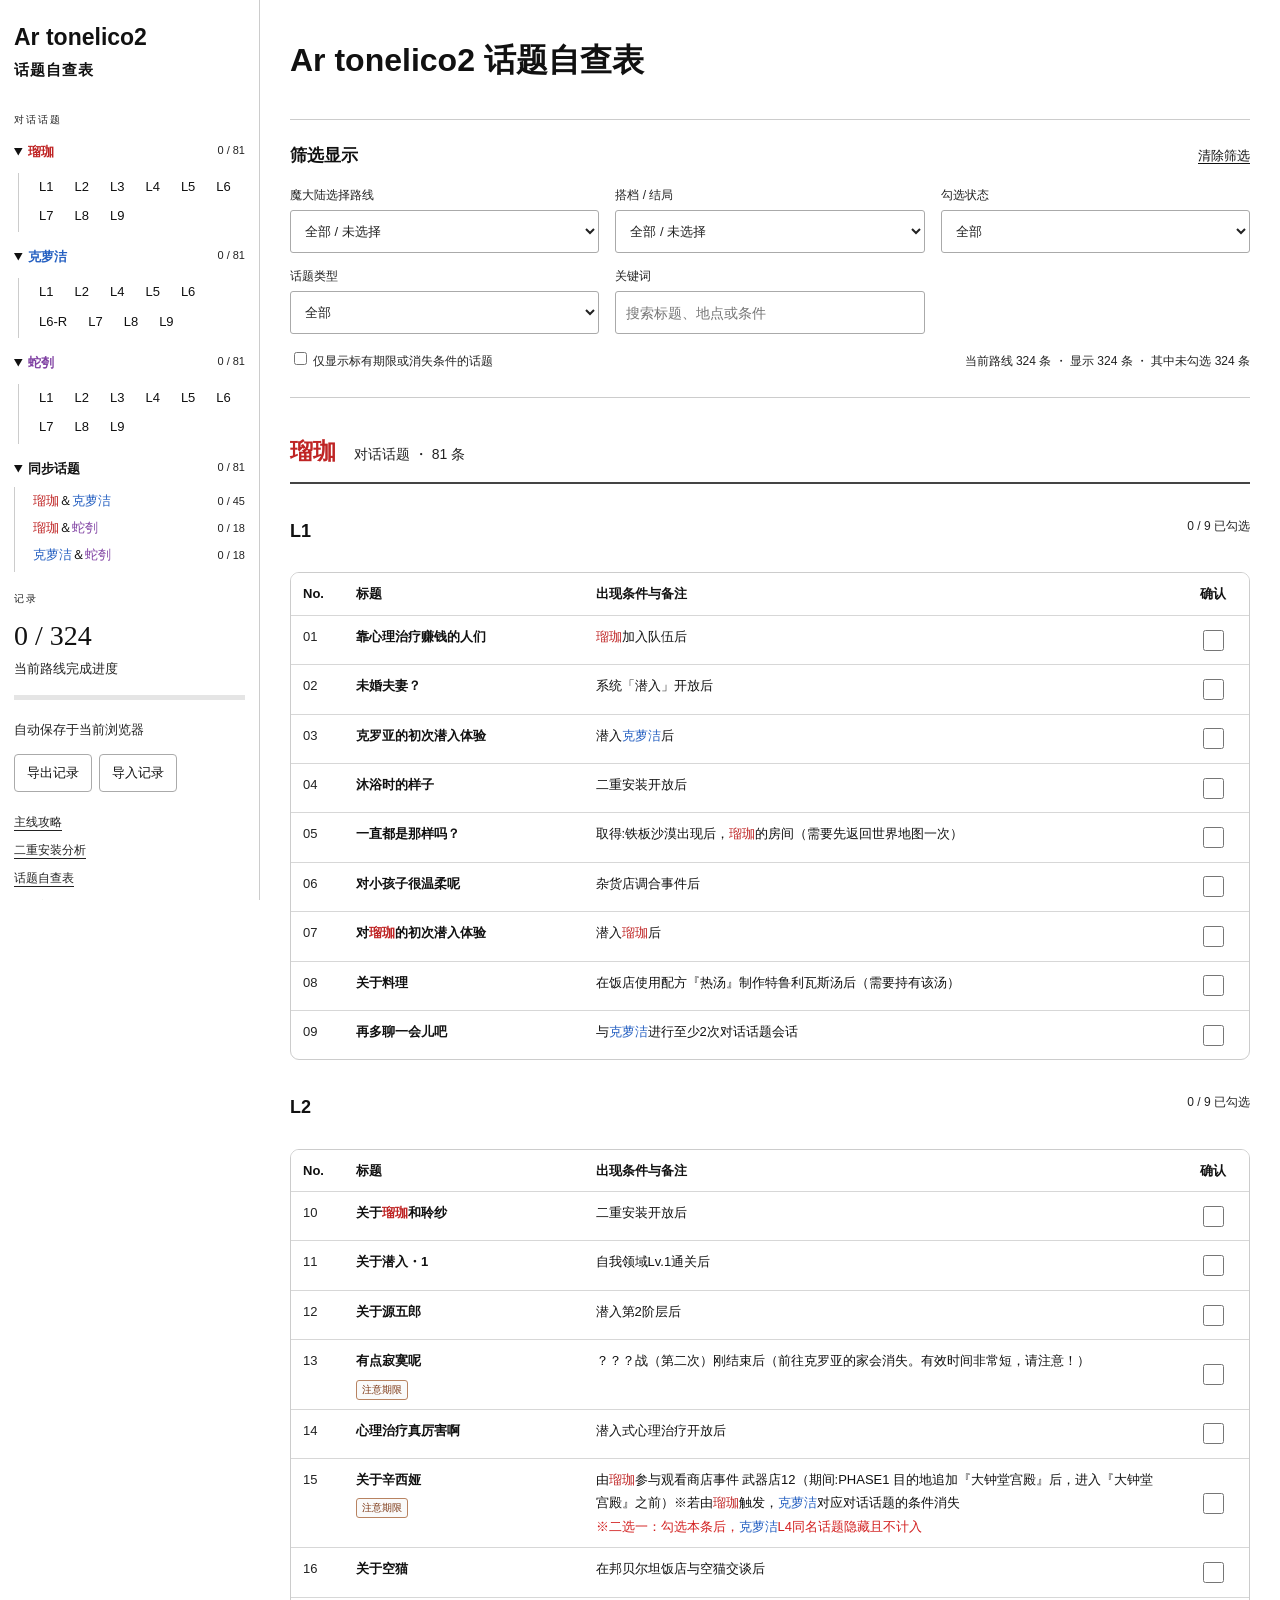
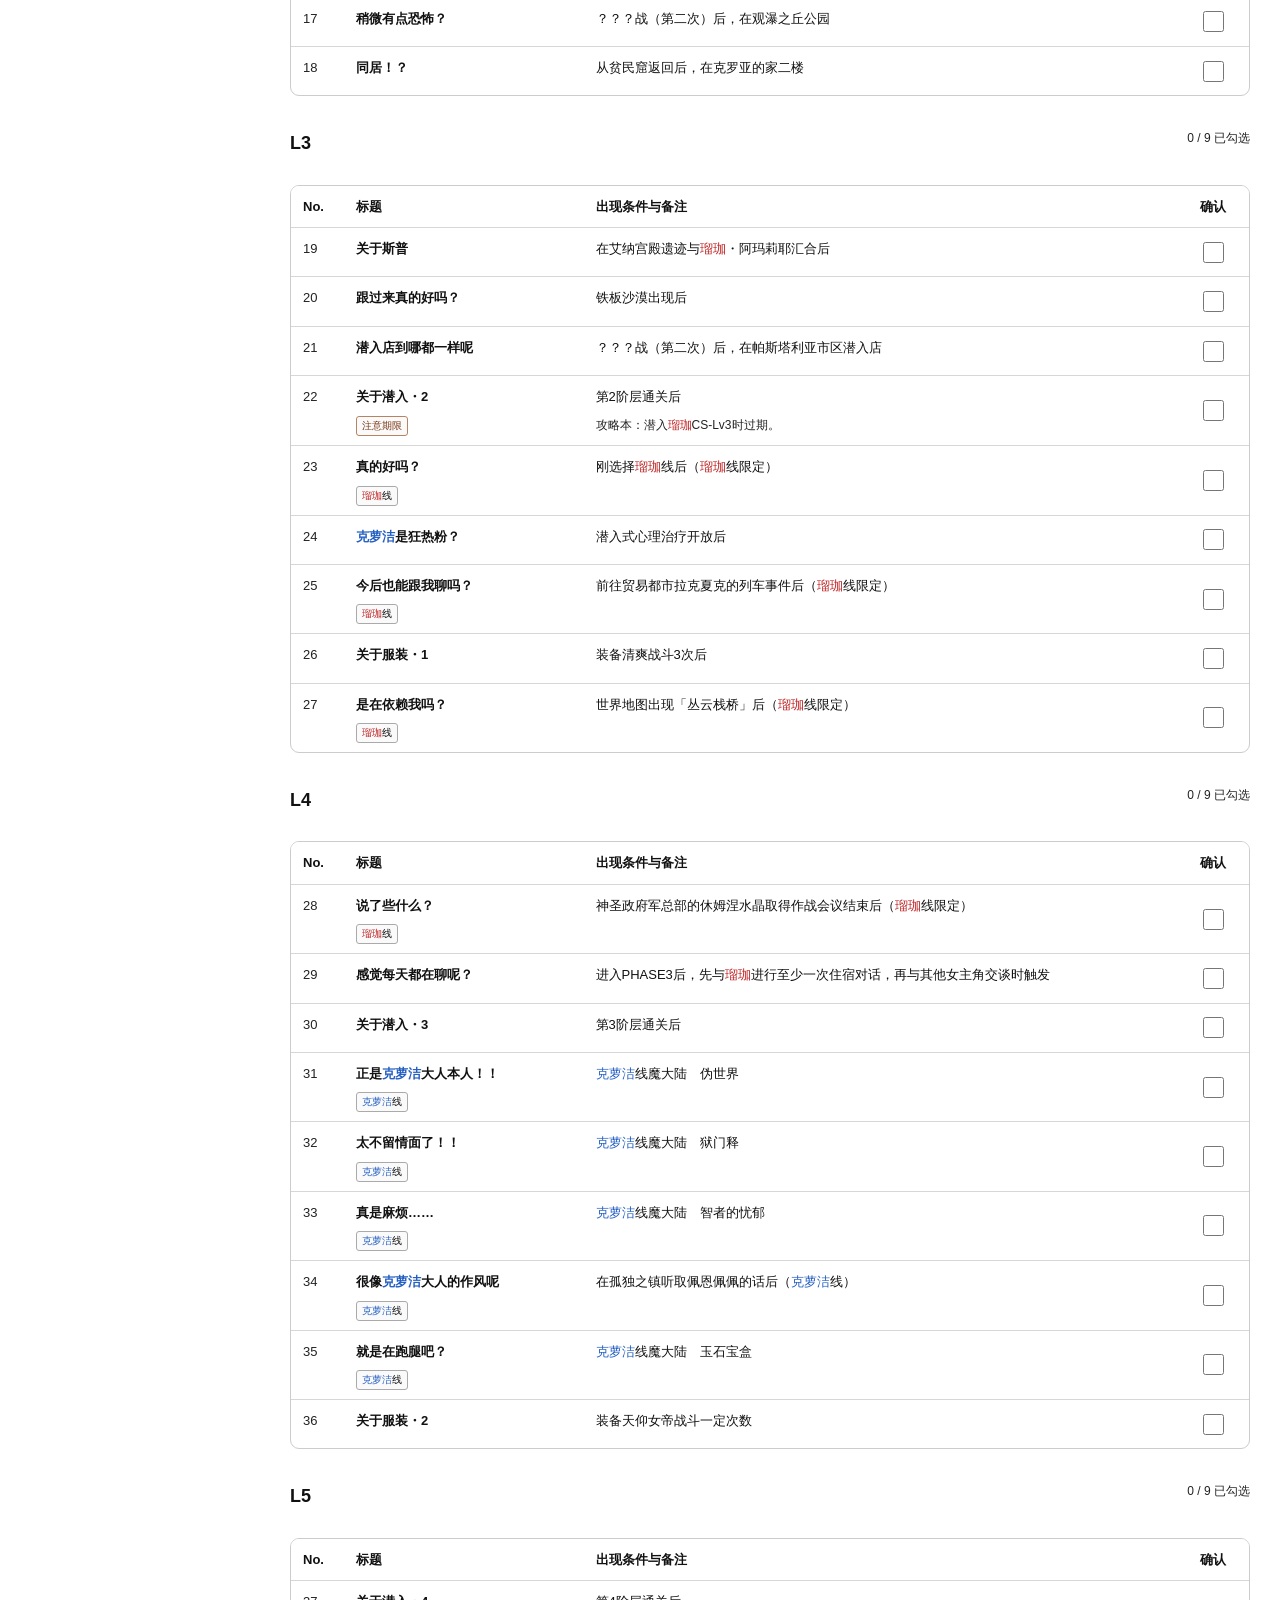
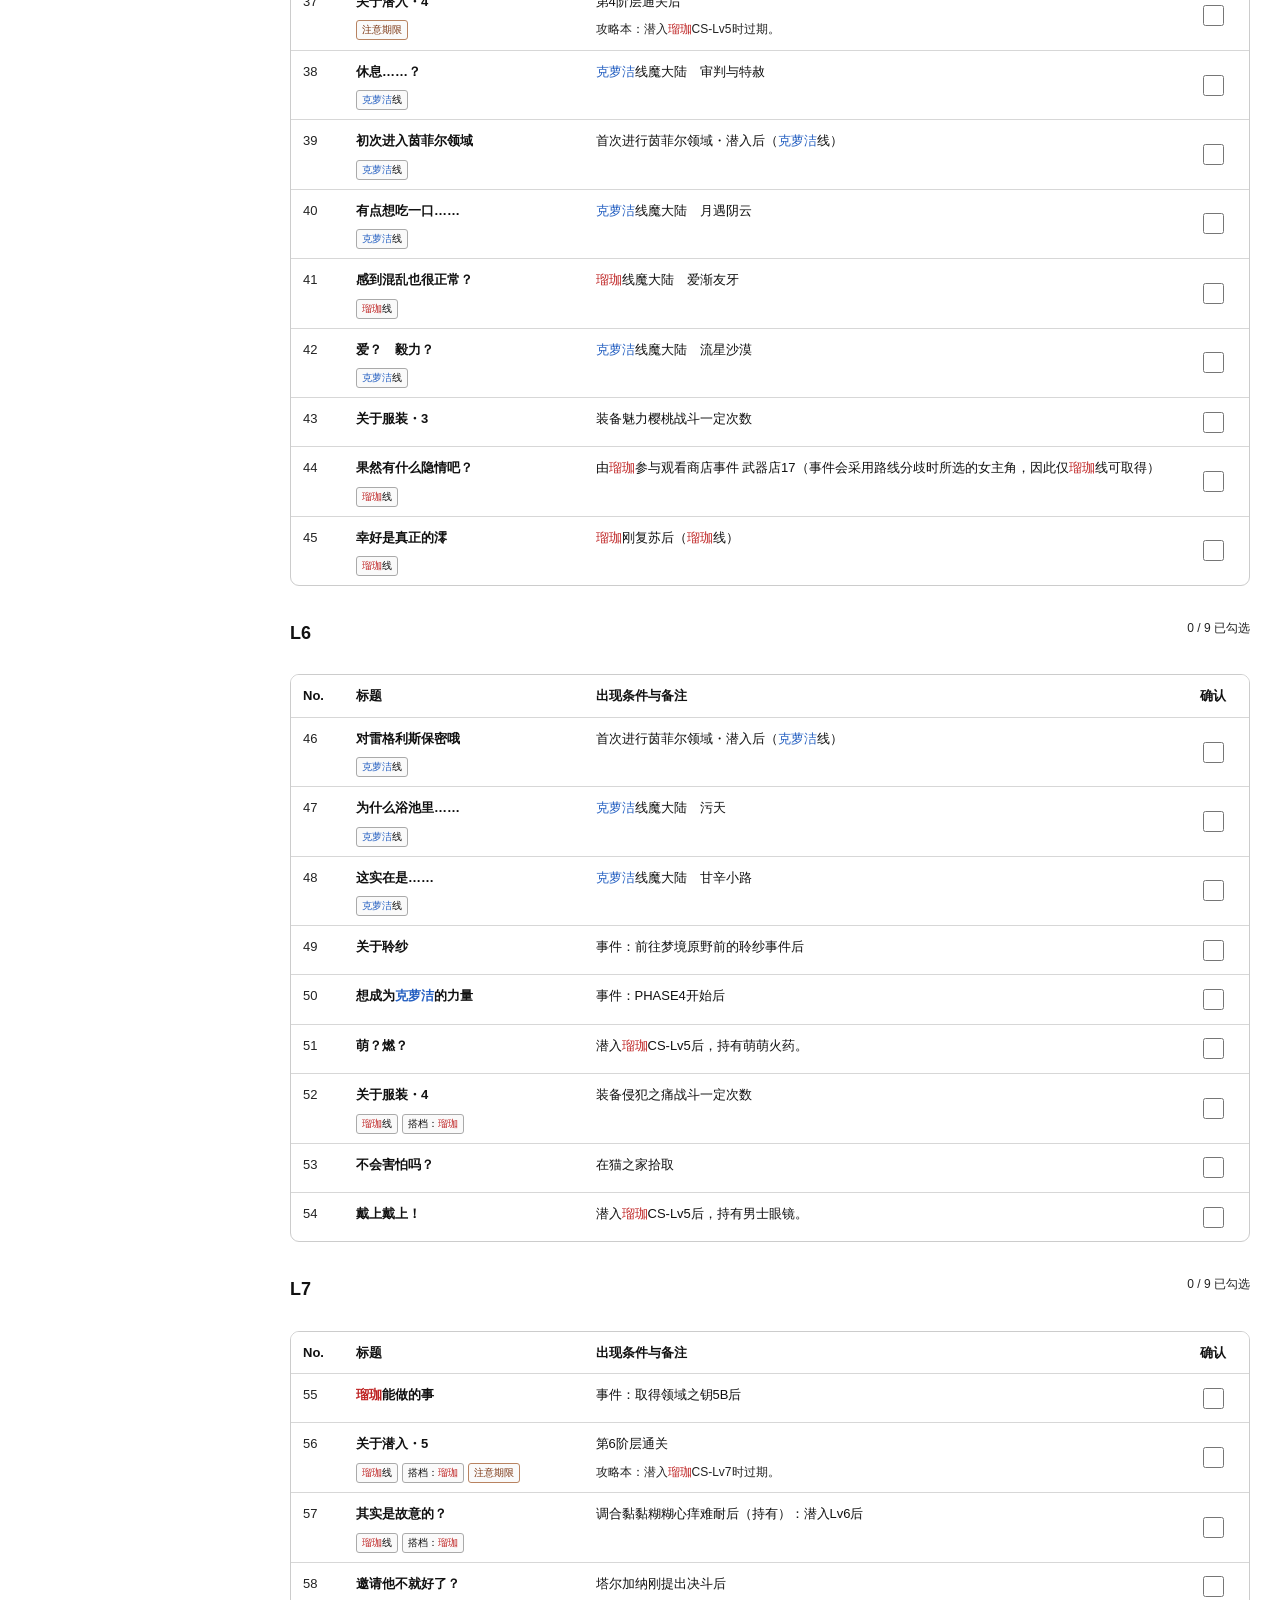
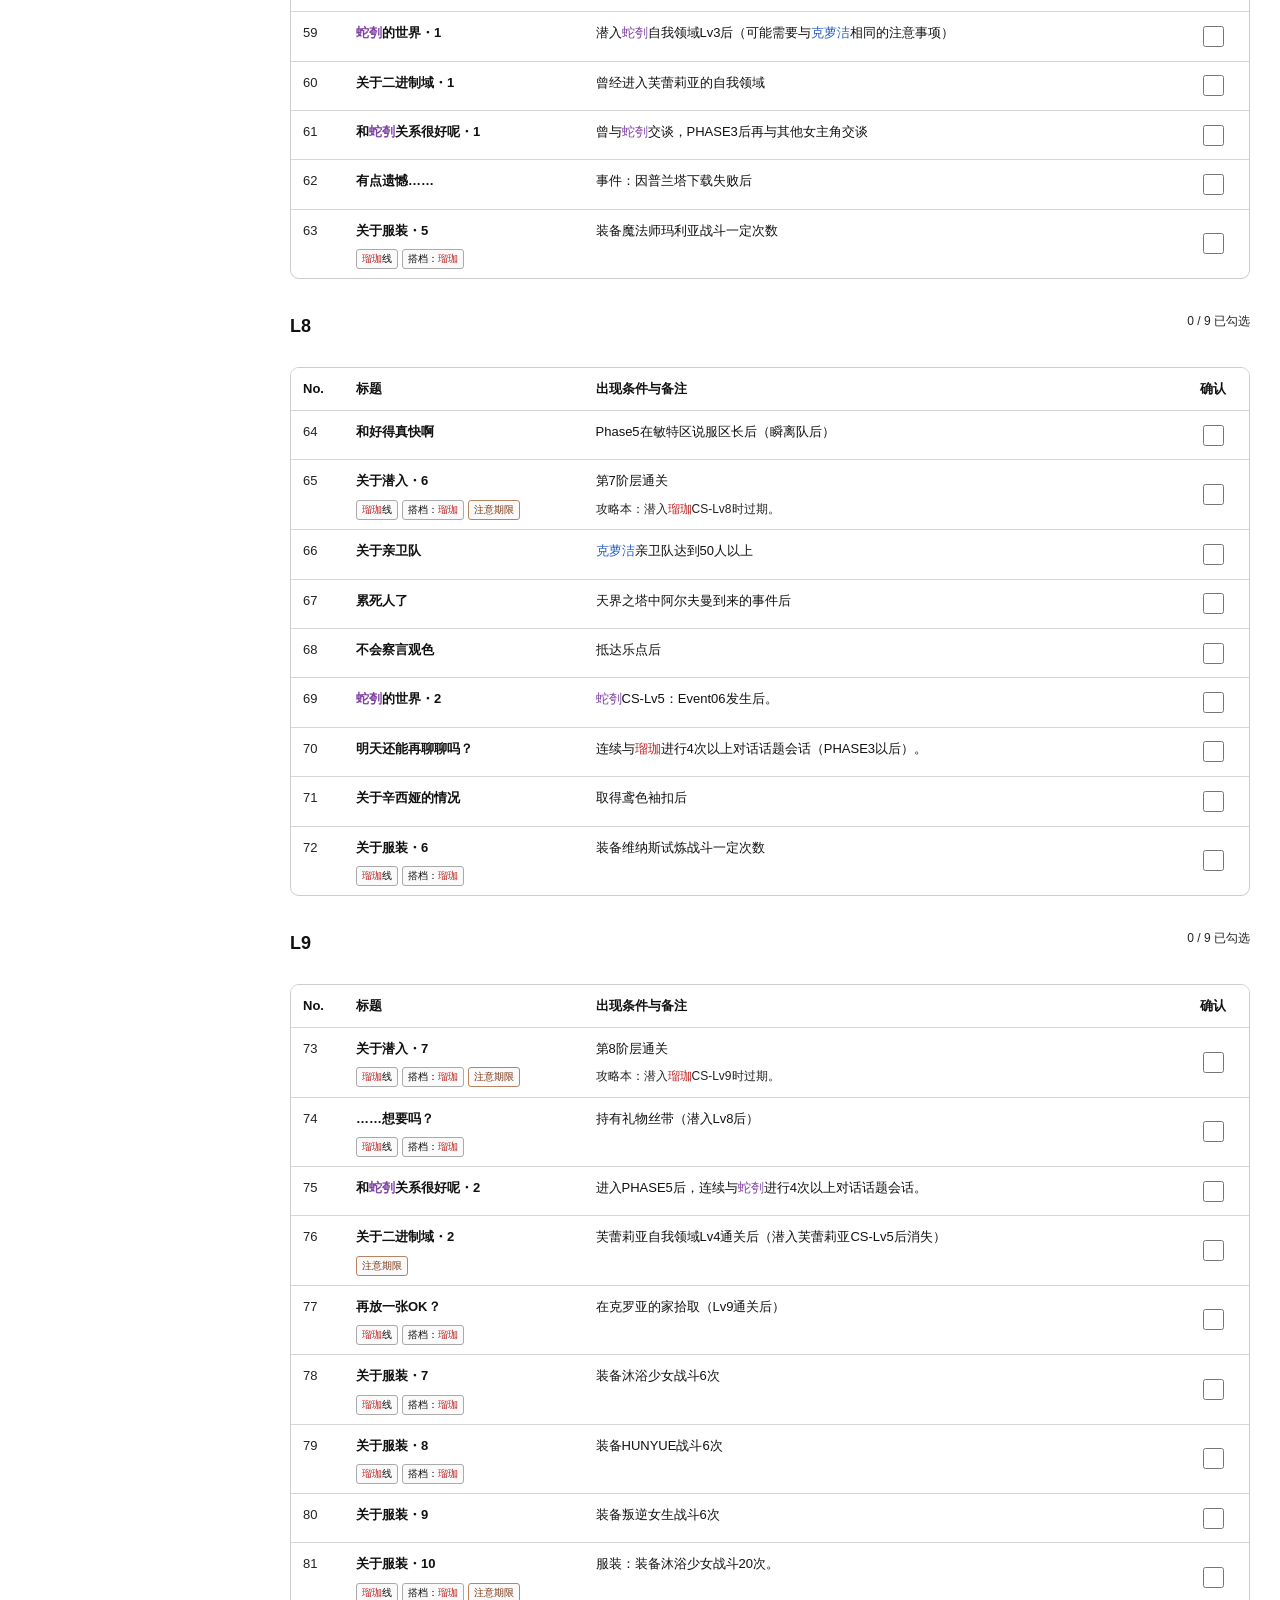
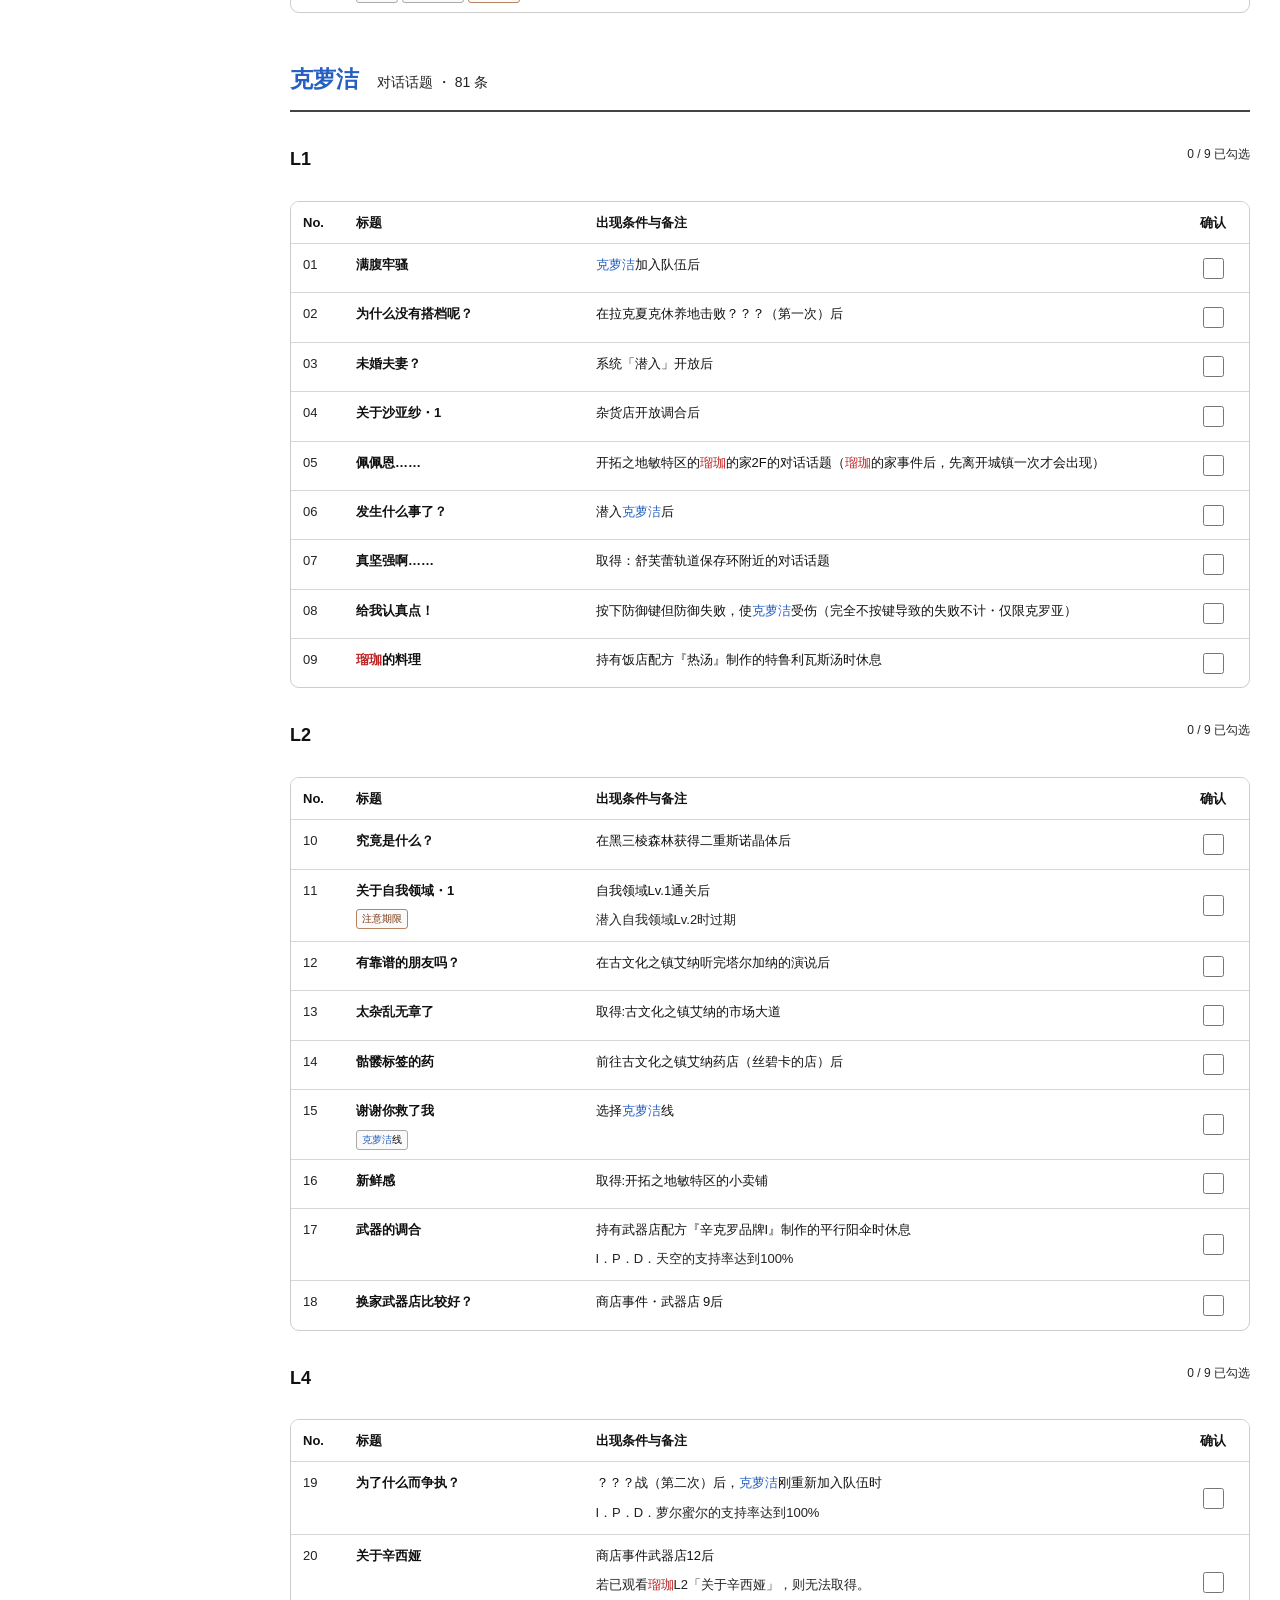
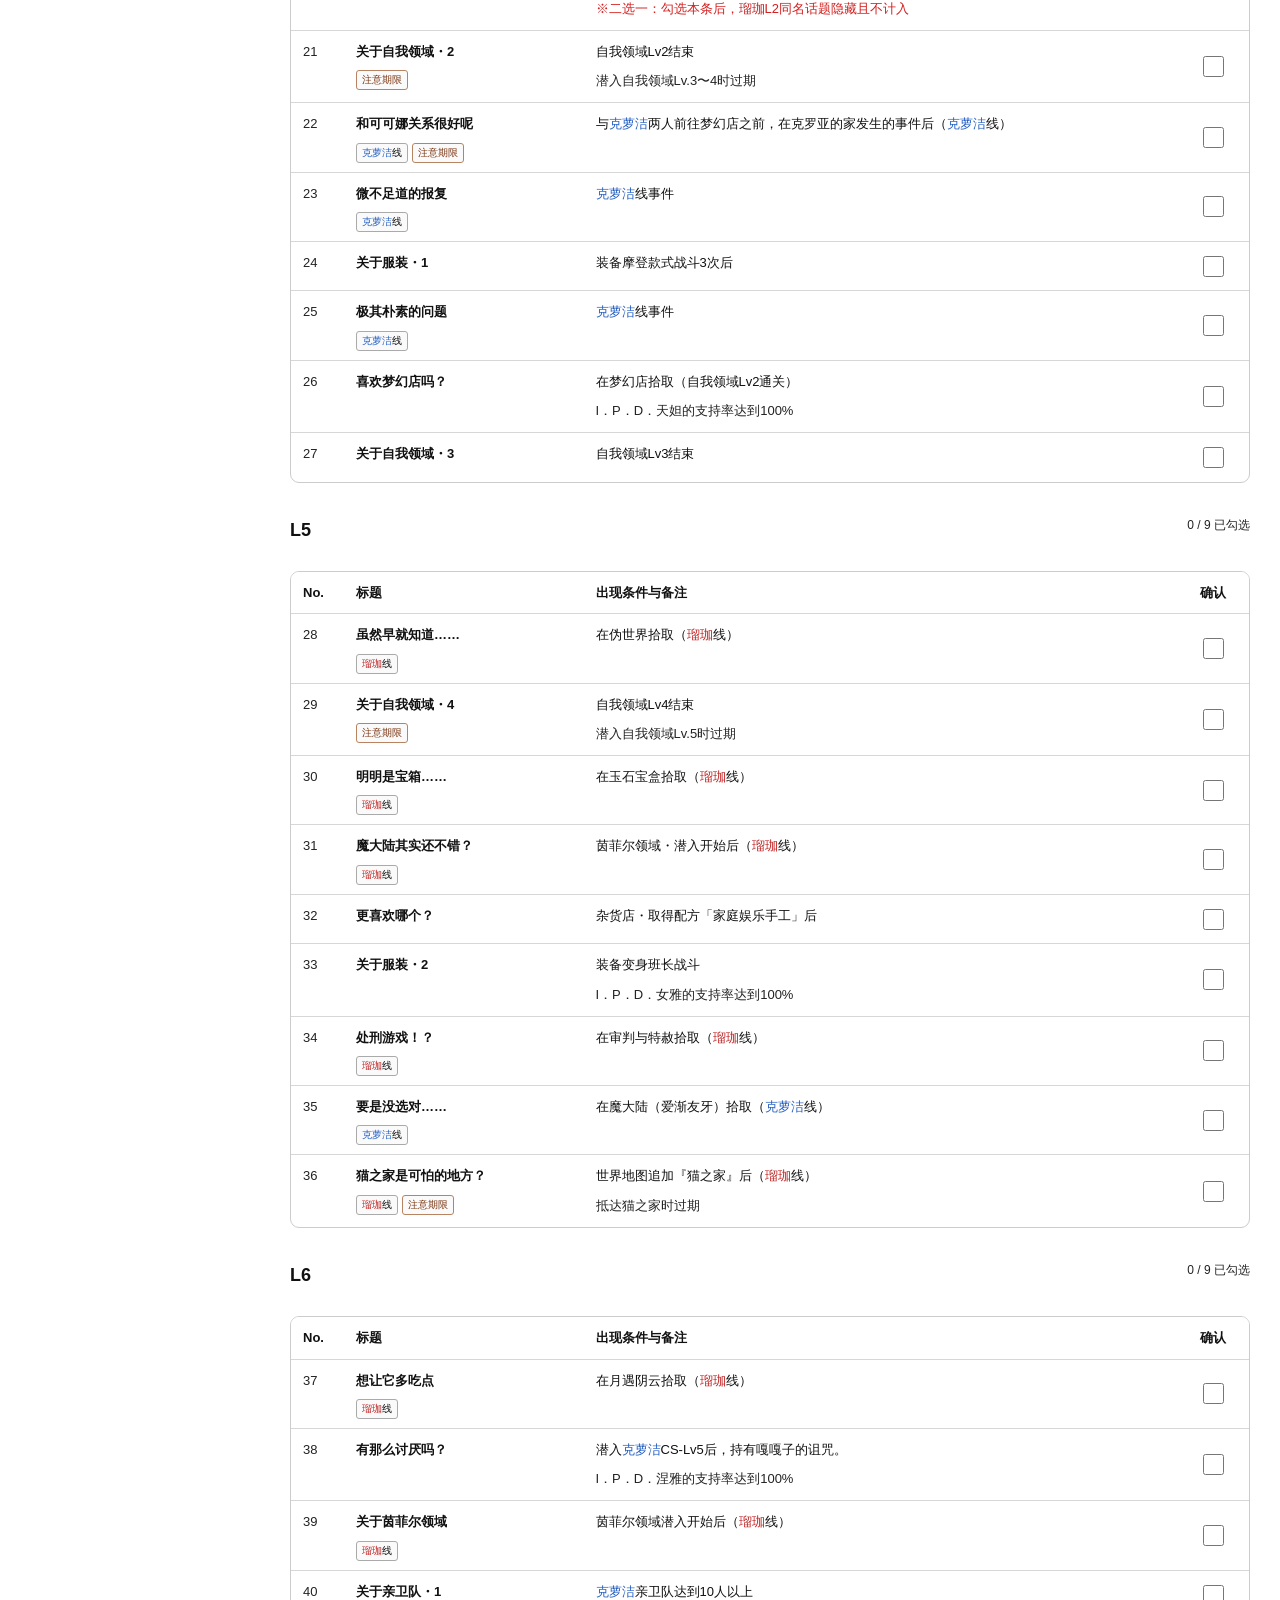
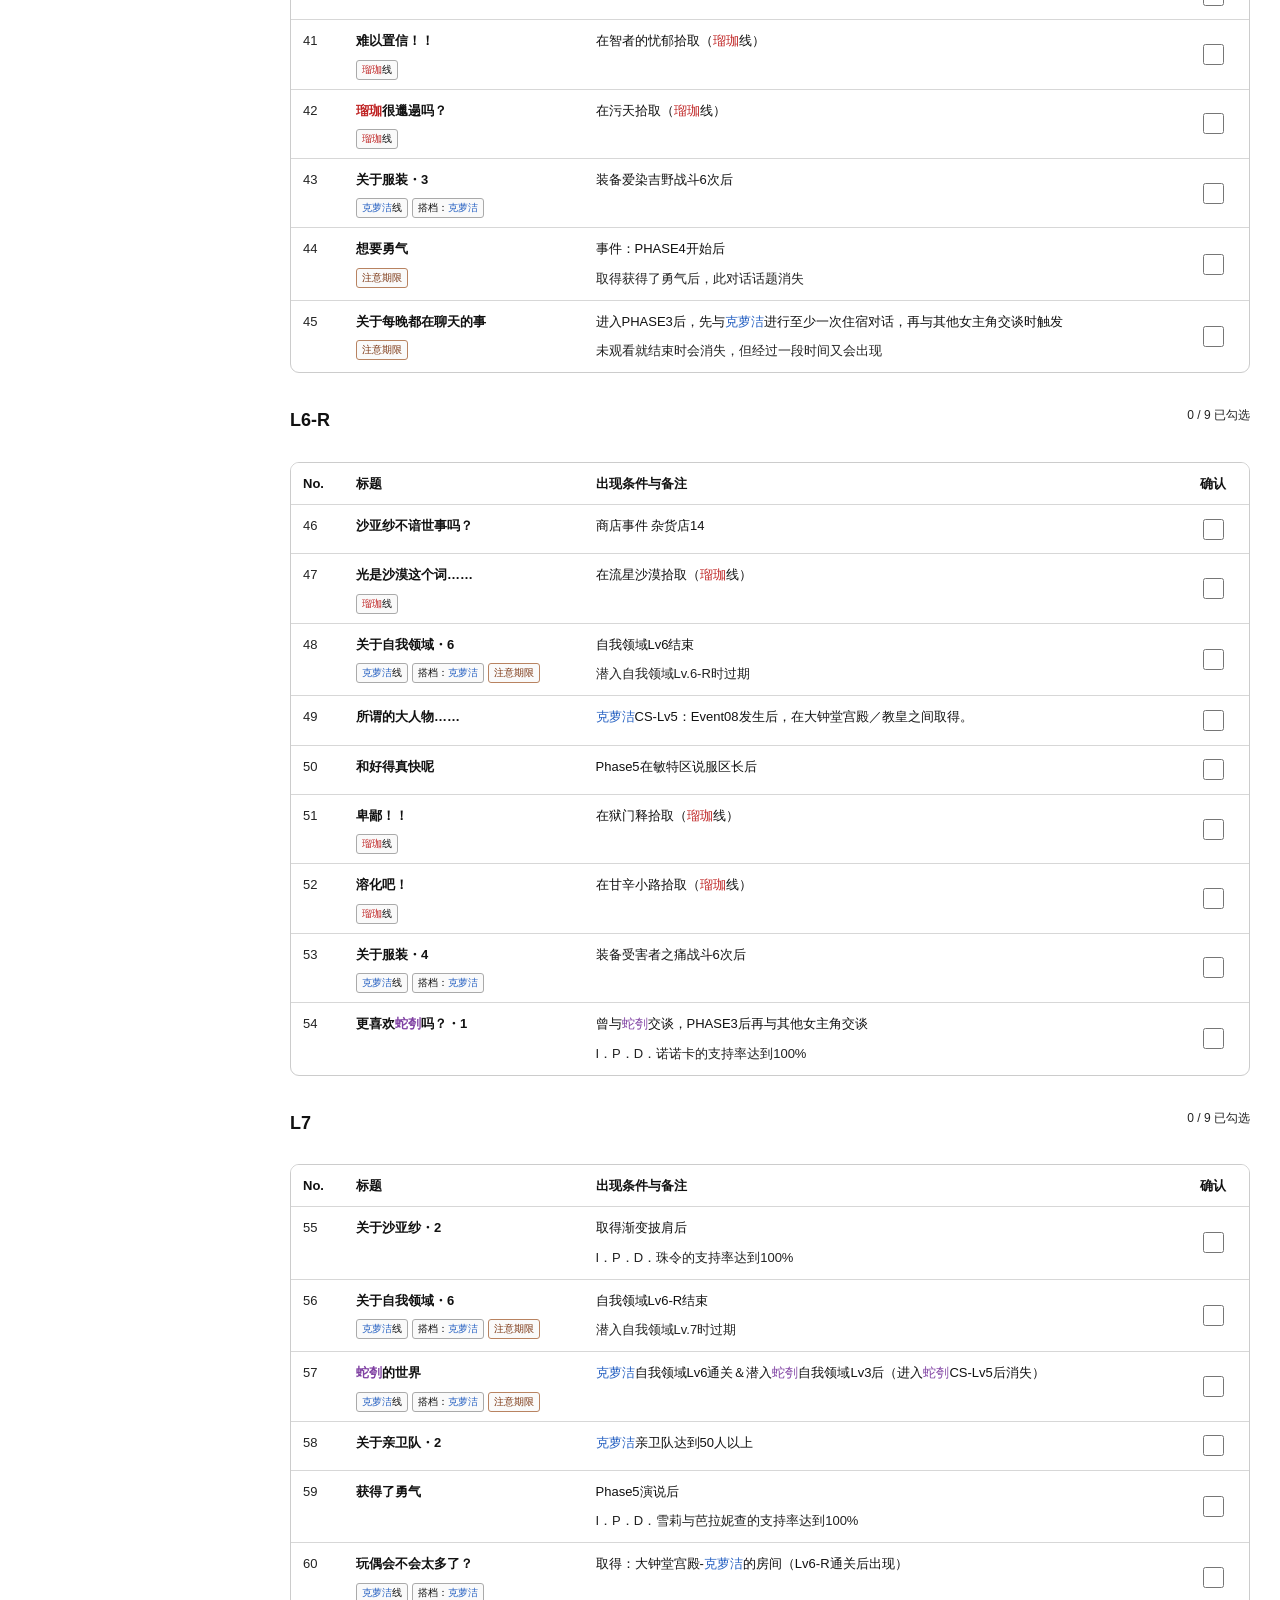
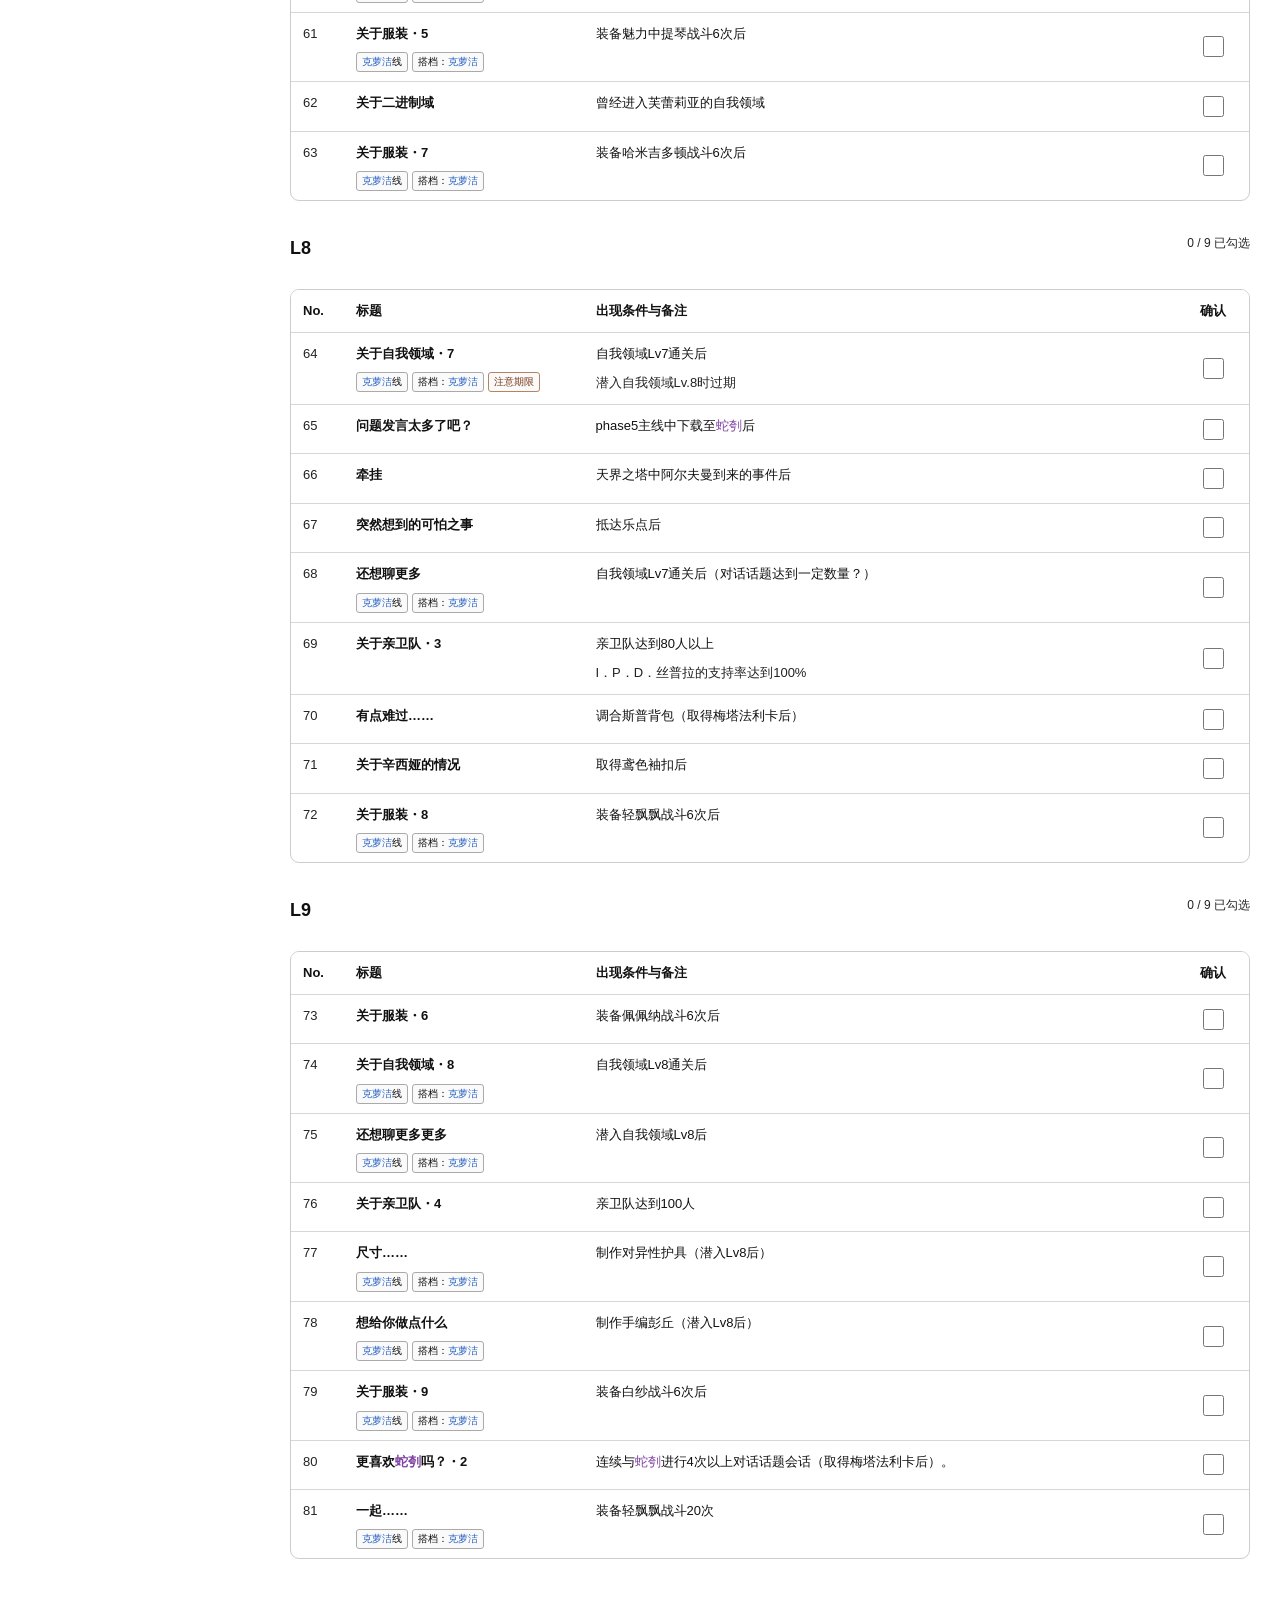
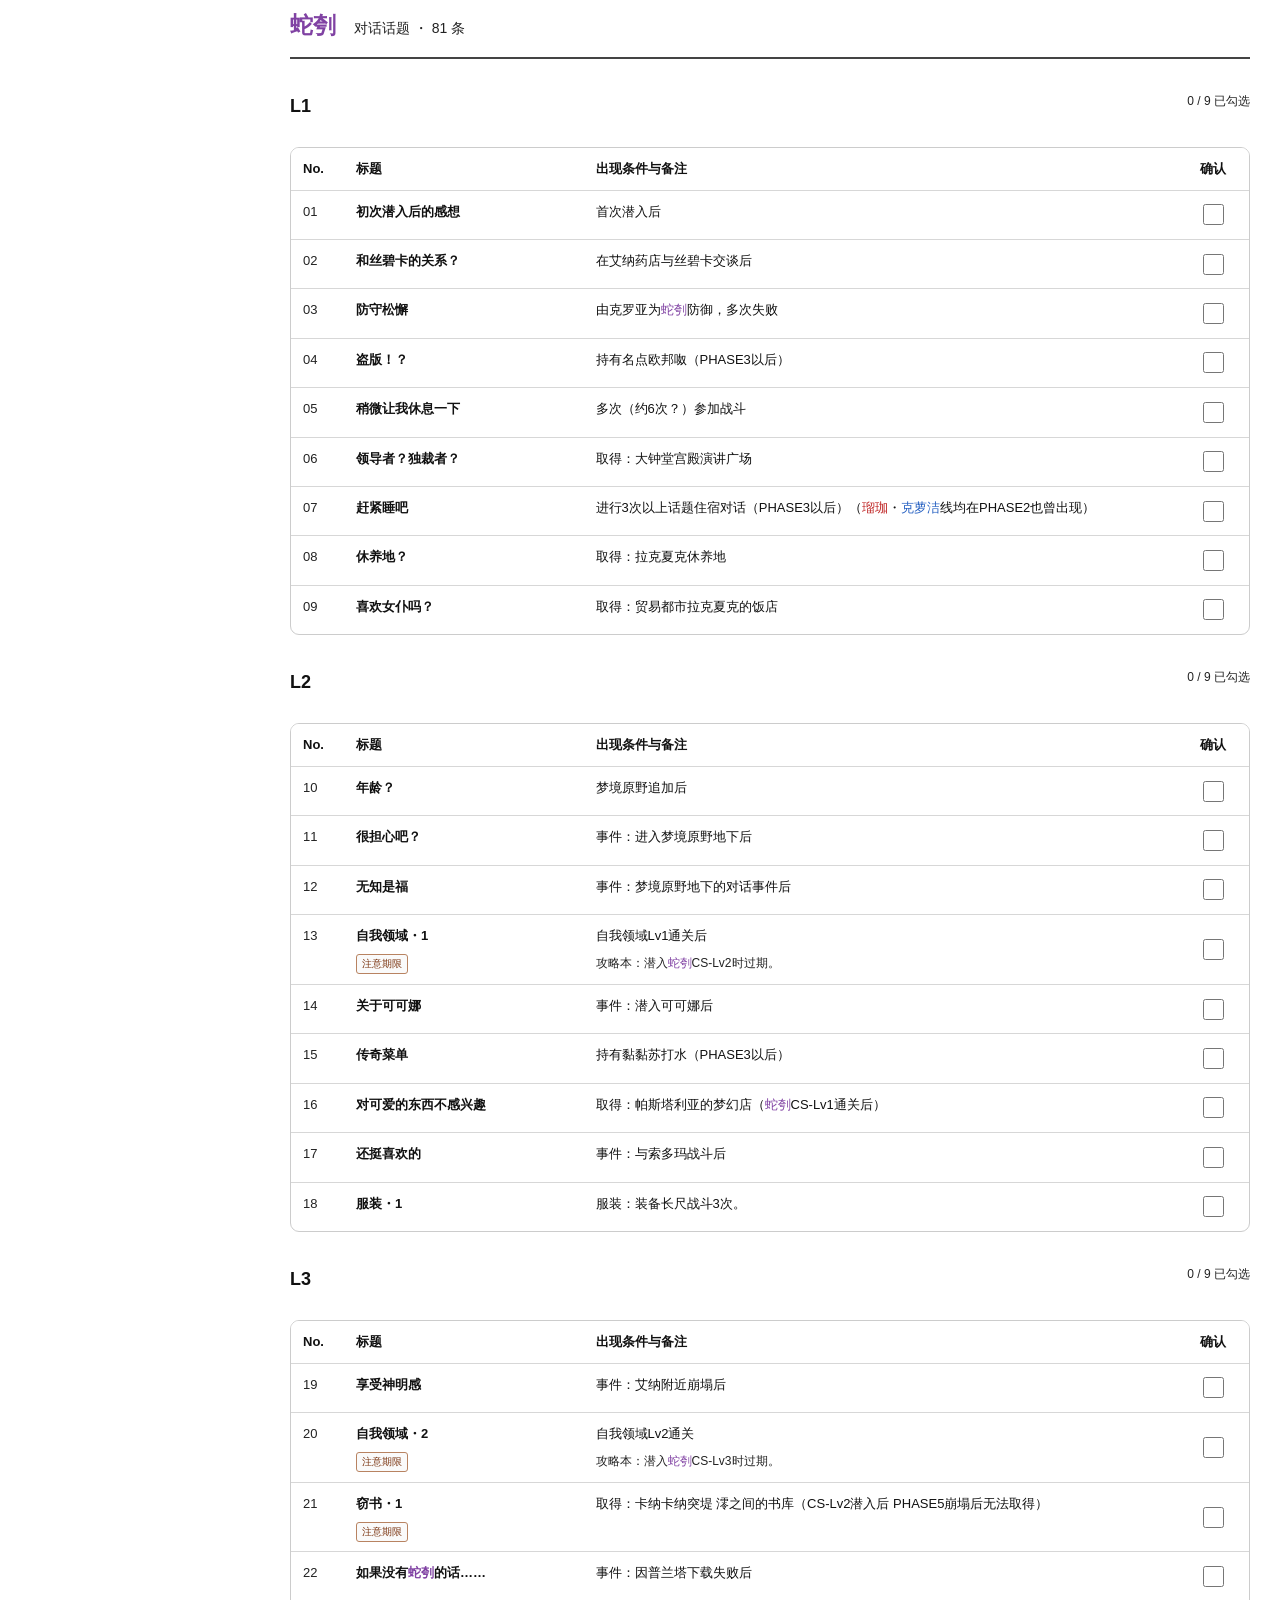
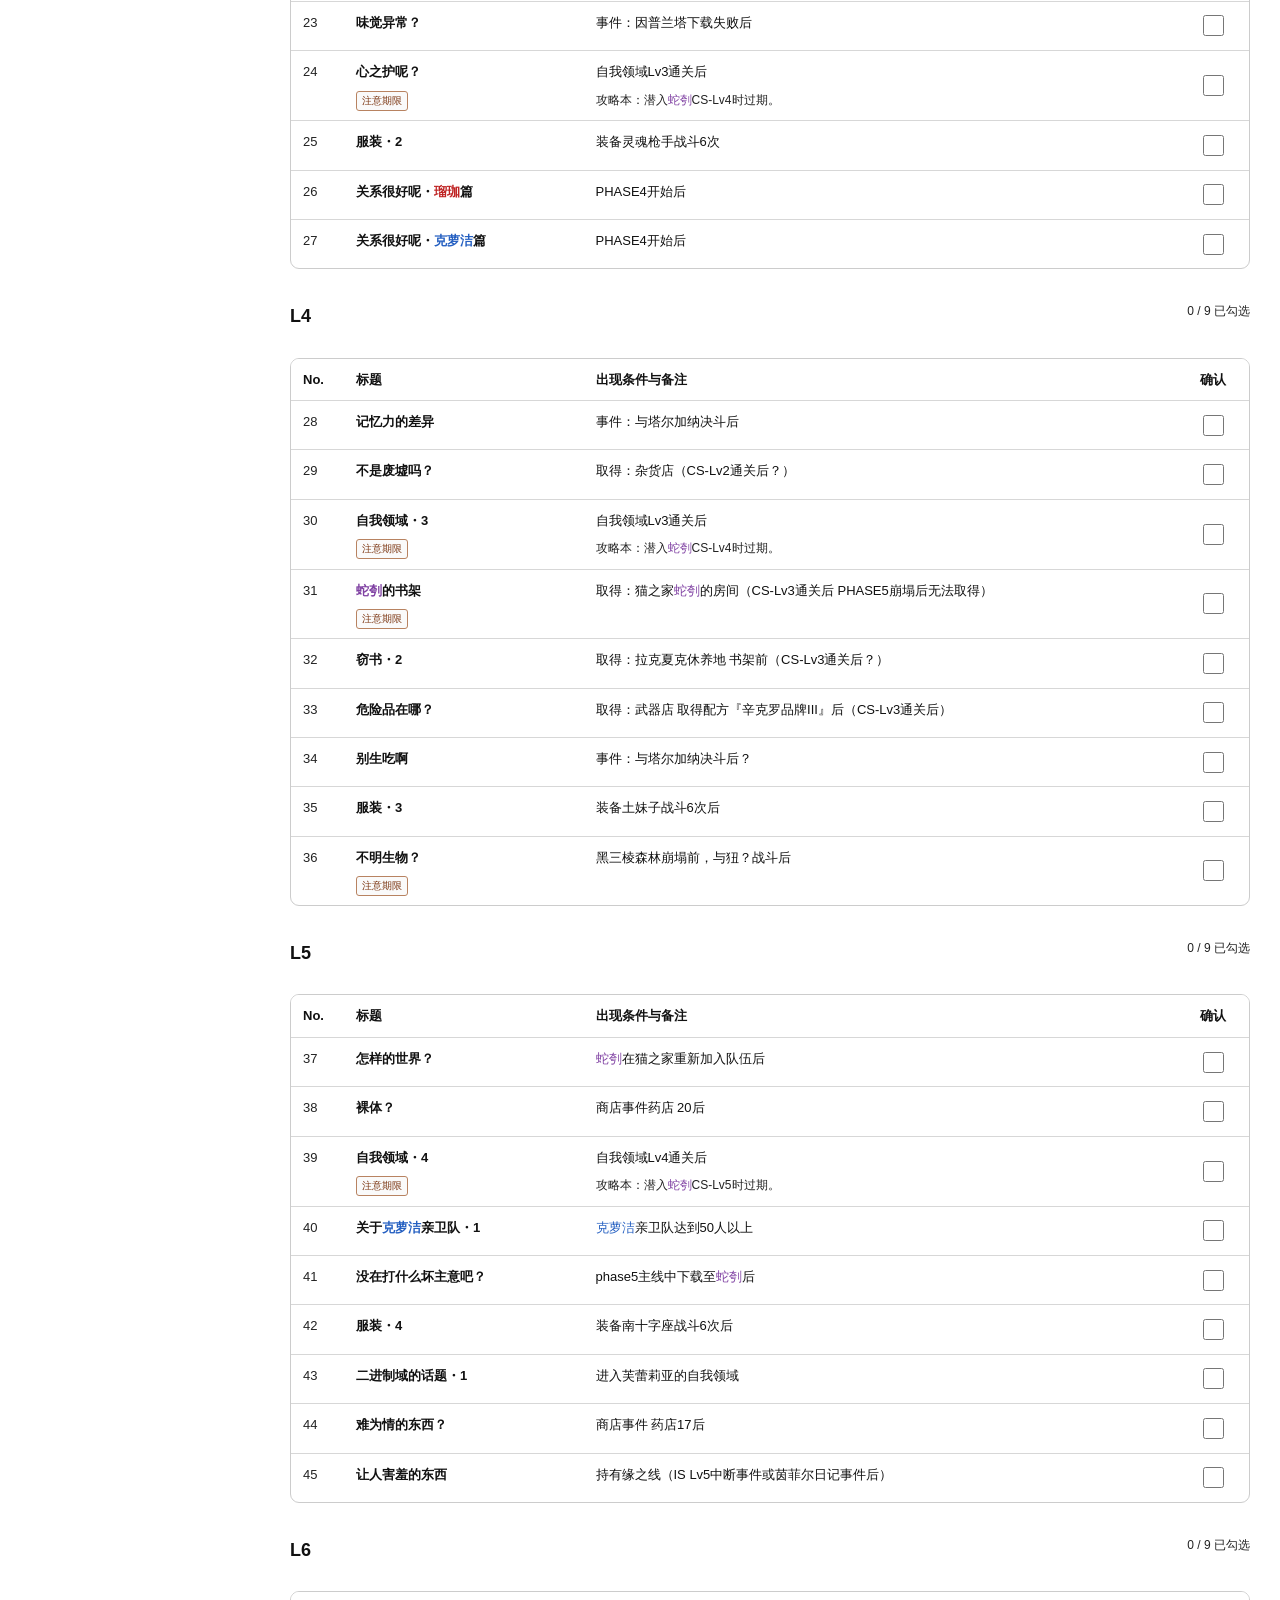
<file: at2_matter.html>
<!DOCTYPE html>
<html lang="zh-CN">
  <head>
    <meta charset="utf-8">
    <meta content="width=device-width,initial-scale=1" name="viewport">
    <title>Ar tonelico2 话题自查表</title>
    <link href="at2-matter/style.css" rel="stylesheet">
    <script defer="" src="at2-matter/data.js">
    </script>
    <script defer="" src="at2-matter/app.js">
    </script>
  <style id="guide-name-colors">
      .hero-name.ruka, option[value="ruka"] { color: #bf2424; }
      .hero-name.cloche, option[value="cloche"] { color: #245fc1; }
      .hero-name.jakuri, option[value="jakuri"] { color: #8042a3; }
      main { text-autospace: normal; }
    </style>
  <style>
.at2-pages { margin-top: 16px; }
.at2-pages .source-link { display: block; margin: 0; padding: 3px 0; }
</style>
</head>
  <body>
    <div class="layout">
      <aside class="toc">
        <a class="brand" href="#top"><span>Ar tonelico2<small>话题自查表</small></span></a>
        <div class="nav-label">对话话题</div>
        <nav aria-label="目录" id="nav"></nav>
        <div class="nav-label">记录</div>
        <div class="overall"><strong id="total">0 / 324</strong><span>当前路线完成进度</span><progress id="progress" max="324" value="0"></progress></div>
        <p class="save-state" id="save-state" role="status">自动保存于当前浏览器</p>
        <div class="backup"><button id="export">导出记录</button><button id="import">导入记录</button><input accept="application/json,.json" hidden="" id="import-file" type="file"/></div>
        <nav class="sidebar-links at2-pages" aria-label="相关页面">
  <a class="source-link" href="at2_walkthrough.html" target="_blank" rel="noopener noreferrer">主线攻略</a>
  <a class="source-link" href="at2_dualstall.html" target="_blank" rel="noopener noreferrer">二重安装分析</a>
  <a class="source-link" href="at2_matter.html" target="_blank" rel="noopener noreferrer">话题自查表</a>
  <a class="source-link" href="index.html" target="_blank" rel="noopener noreferrer">返回主页</a>
</nav></aside>
      <main id="top">
        <header>
          <p class="eyebrow" hidden="">AR TONELICO II ・ MATTER CHECKLIST</p>
          <h1>Ar tonelico2 <span class="title-label">话题自查表</span></h1>
          <p class="lead" hidden="">旅途中，还有尚未说出口的话。<br/>逐一记录对话话题与同步话题的收集情况。</p>
          
        </header>
        <section aria-label="筛选" class="filter-panel">
          <div class="filter-title">
            <h2>筛选显示</h2>
            <button class="text-button" id="clear-filters">清除筛选</button>
          </div>
          <div class="filters"><label>魔大陆选择路线<select id="route"><option value="">全部 / 未选择</option><option value="ruka">瑠珈线</option><option value="cloche">克萝洁线</option></select></label> <label>搭档 / 结局<select id="partner"><option value="">全部 / 未选择</option><option value="ruka">瑠珈</option><option value="cloche">克萝洁</option><option value="jakuri">蛇刳</option><option value="cocona">可可娜（三人均不进入 CS-Lv5）</option></select></label> <label>勾选状态<select id="status"><option value="">全部</option><option value="todo">未勾选</option><option value="done">已勾选</option></select></label> <label>话题类型<select id="kind"><option value="">全部</option><option value="talk">对话话题</option><option value="rest">同步话题・休息</option><option value="bath">同步话题・浴池</option></select></label> <label class="search">关键词<input autocomplete="off" id="search" placeholder="搜索标题、地点或条件" type="search"/></label></div>
          <div class="filter-bottom"><label><input id="limited" type="checkbox"/> 仅显示标有期限或消失条件的话题</label><span aria-live="polite" id="results"></span></div>
          <p class="fine" hidden="" id="filter-note">路线与搭档是不同条件。仅隐藏明确标注了对应条件的话题。</p>
        </section>
        <div id="tables"></div>
        <p hidden="" id="empty">没有符合条件的话题，请调整筛选条件。</p>
        <section class="guide" id="guide">
          <button class="text-button danger" id="reset">清空全部勾选</button>
        </section>
        <footer><span>Ar tonelico II ・ 话题自查表</span><a href="#top">返回顶部</a></footer>
      </main>
    </div>
  </body>
</html>
</file>
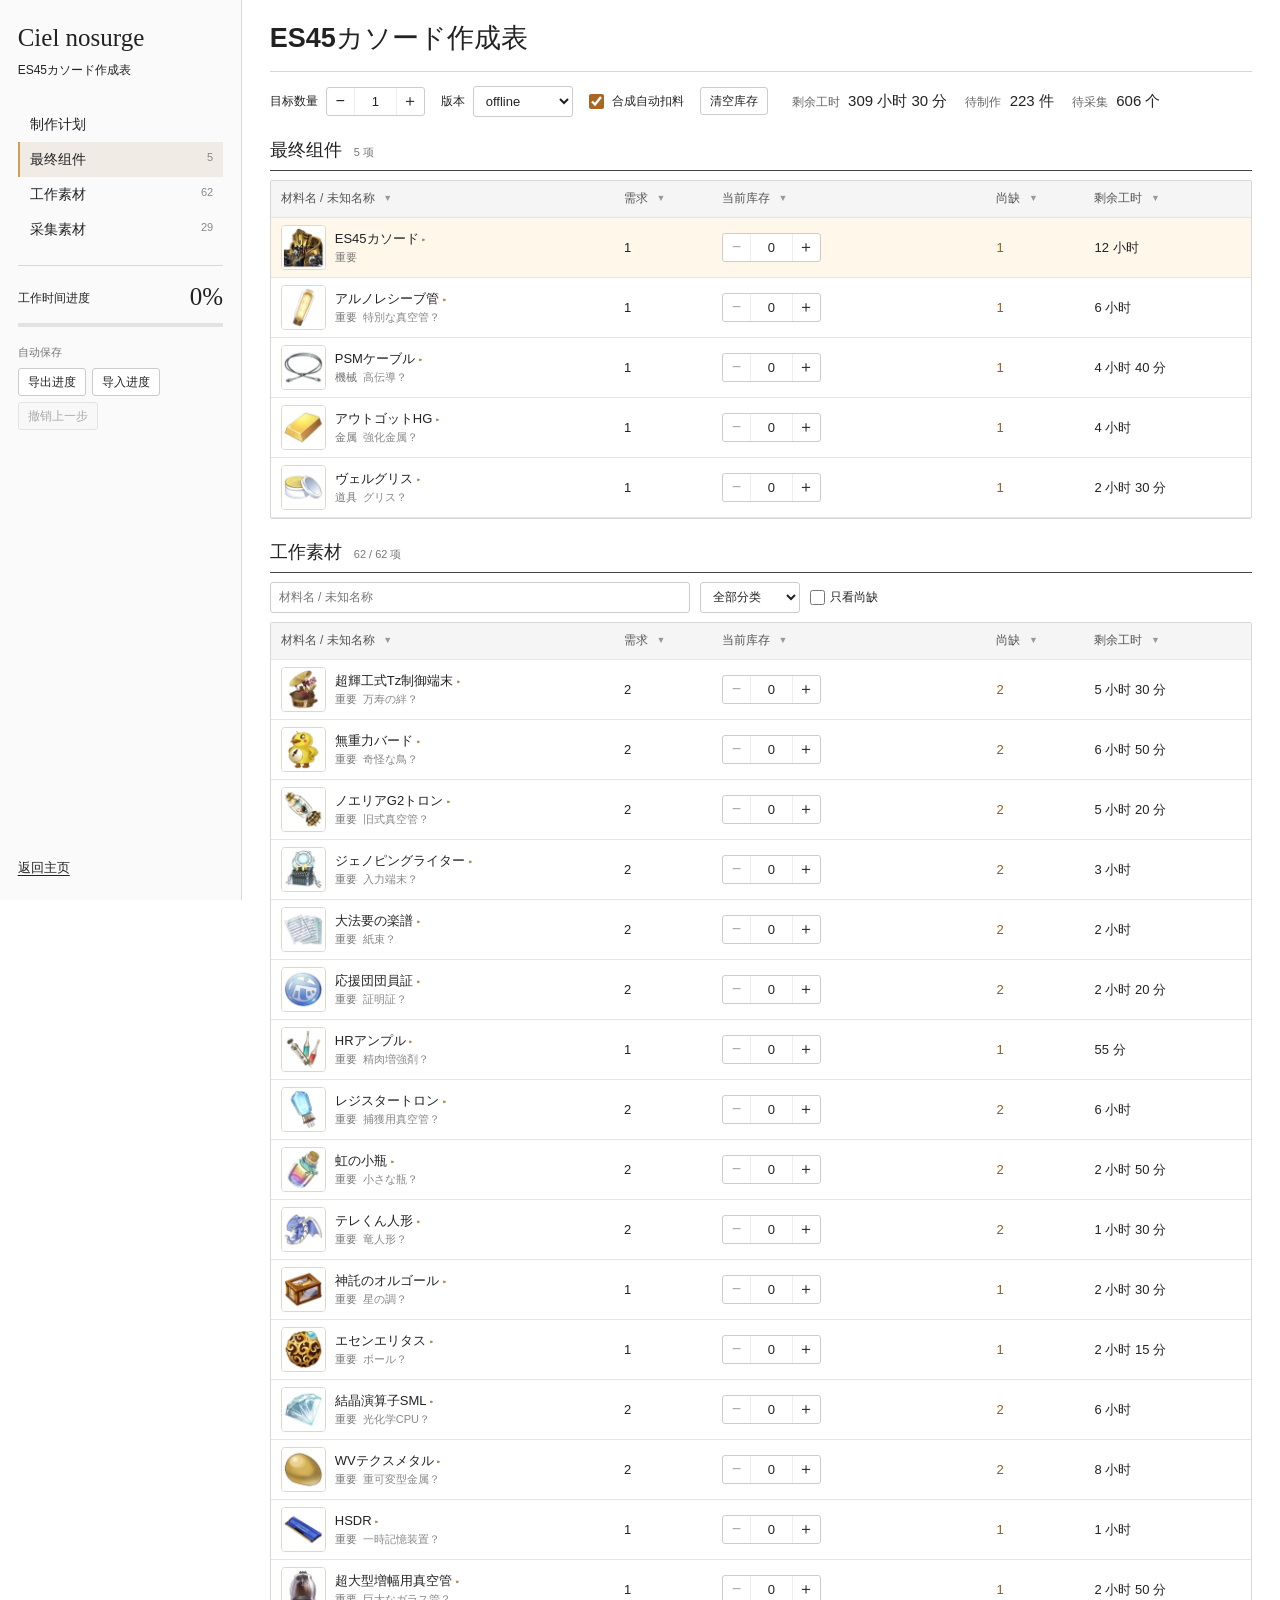
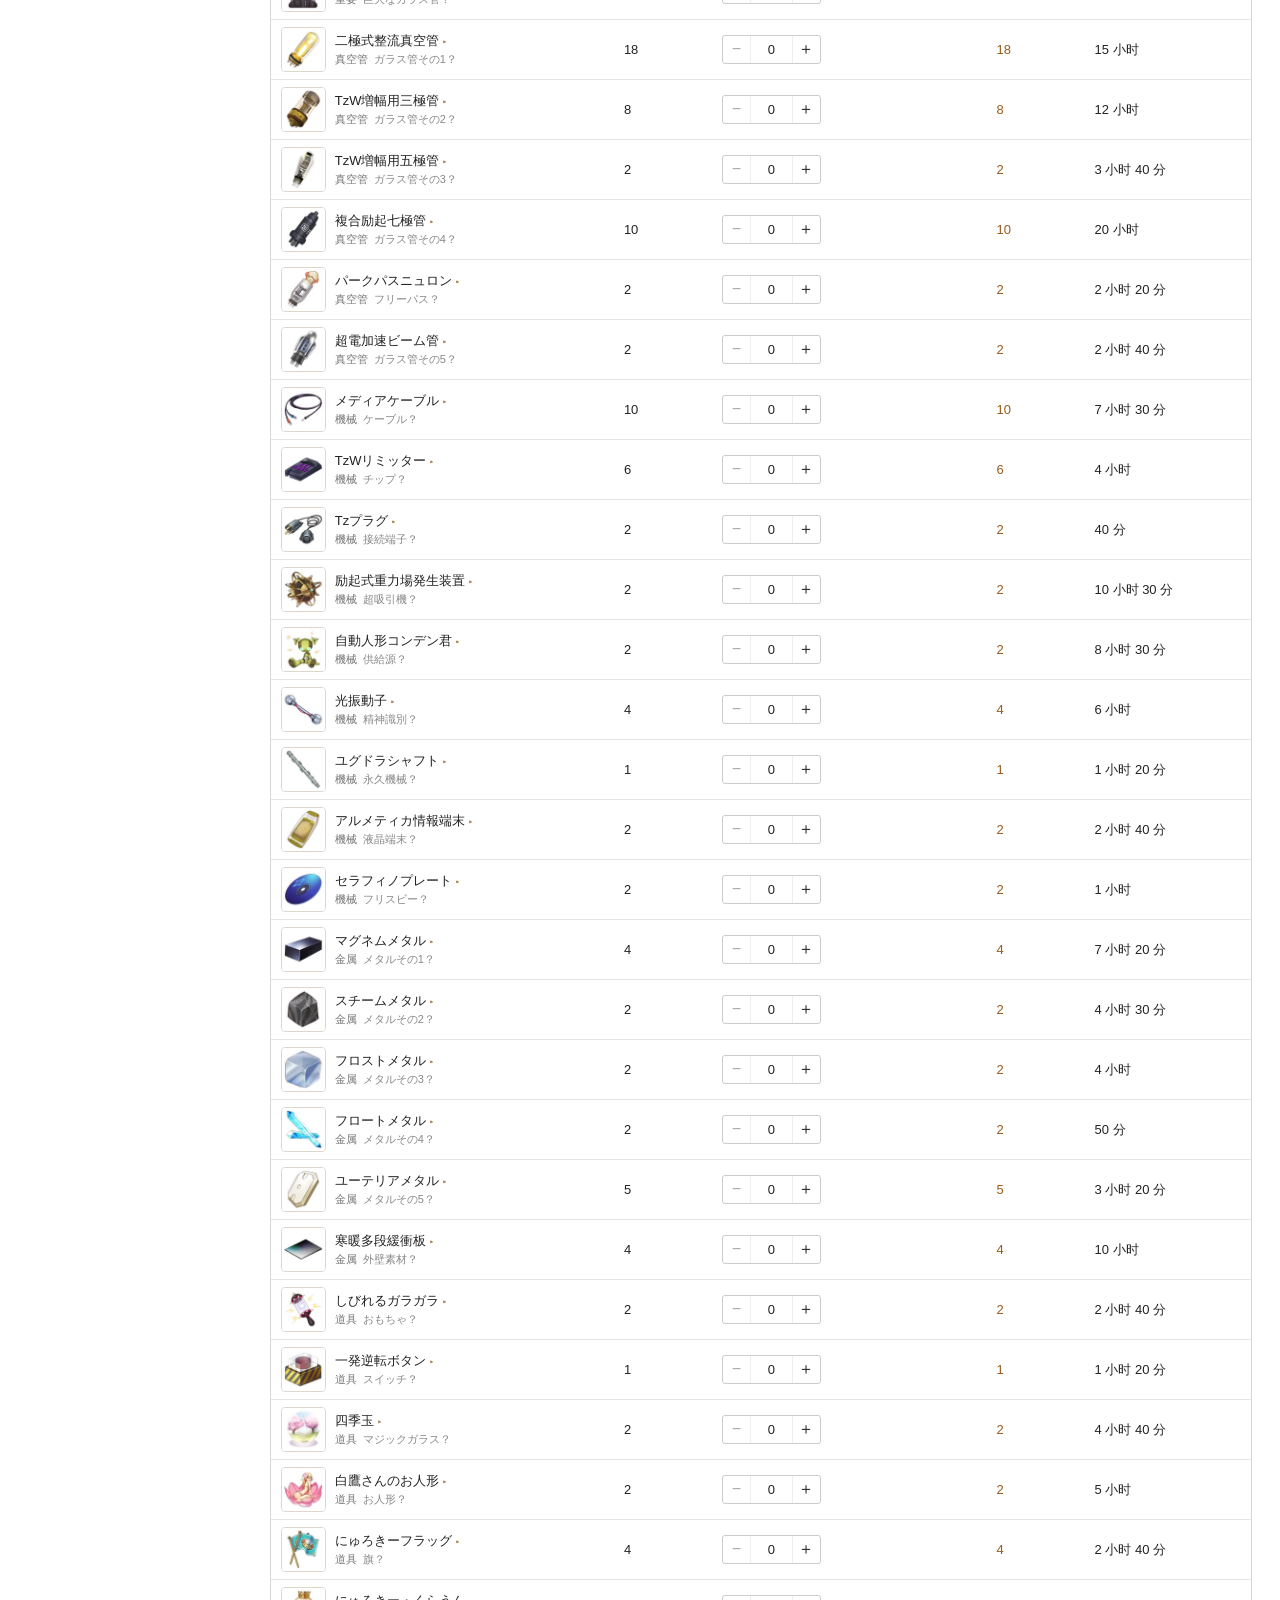
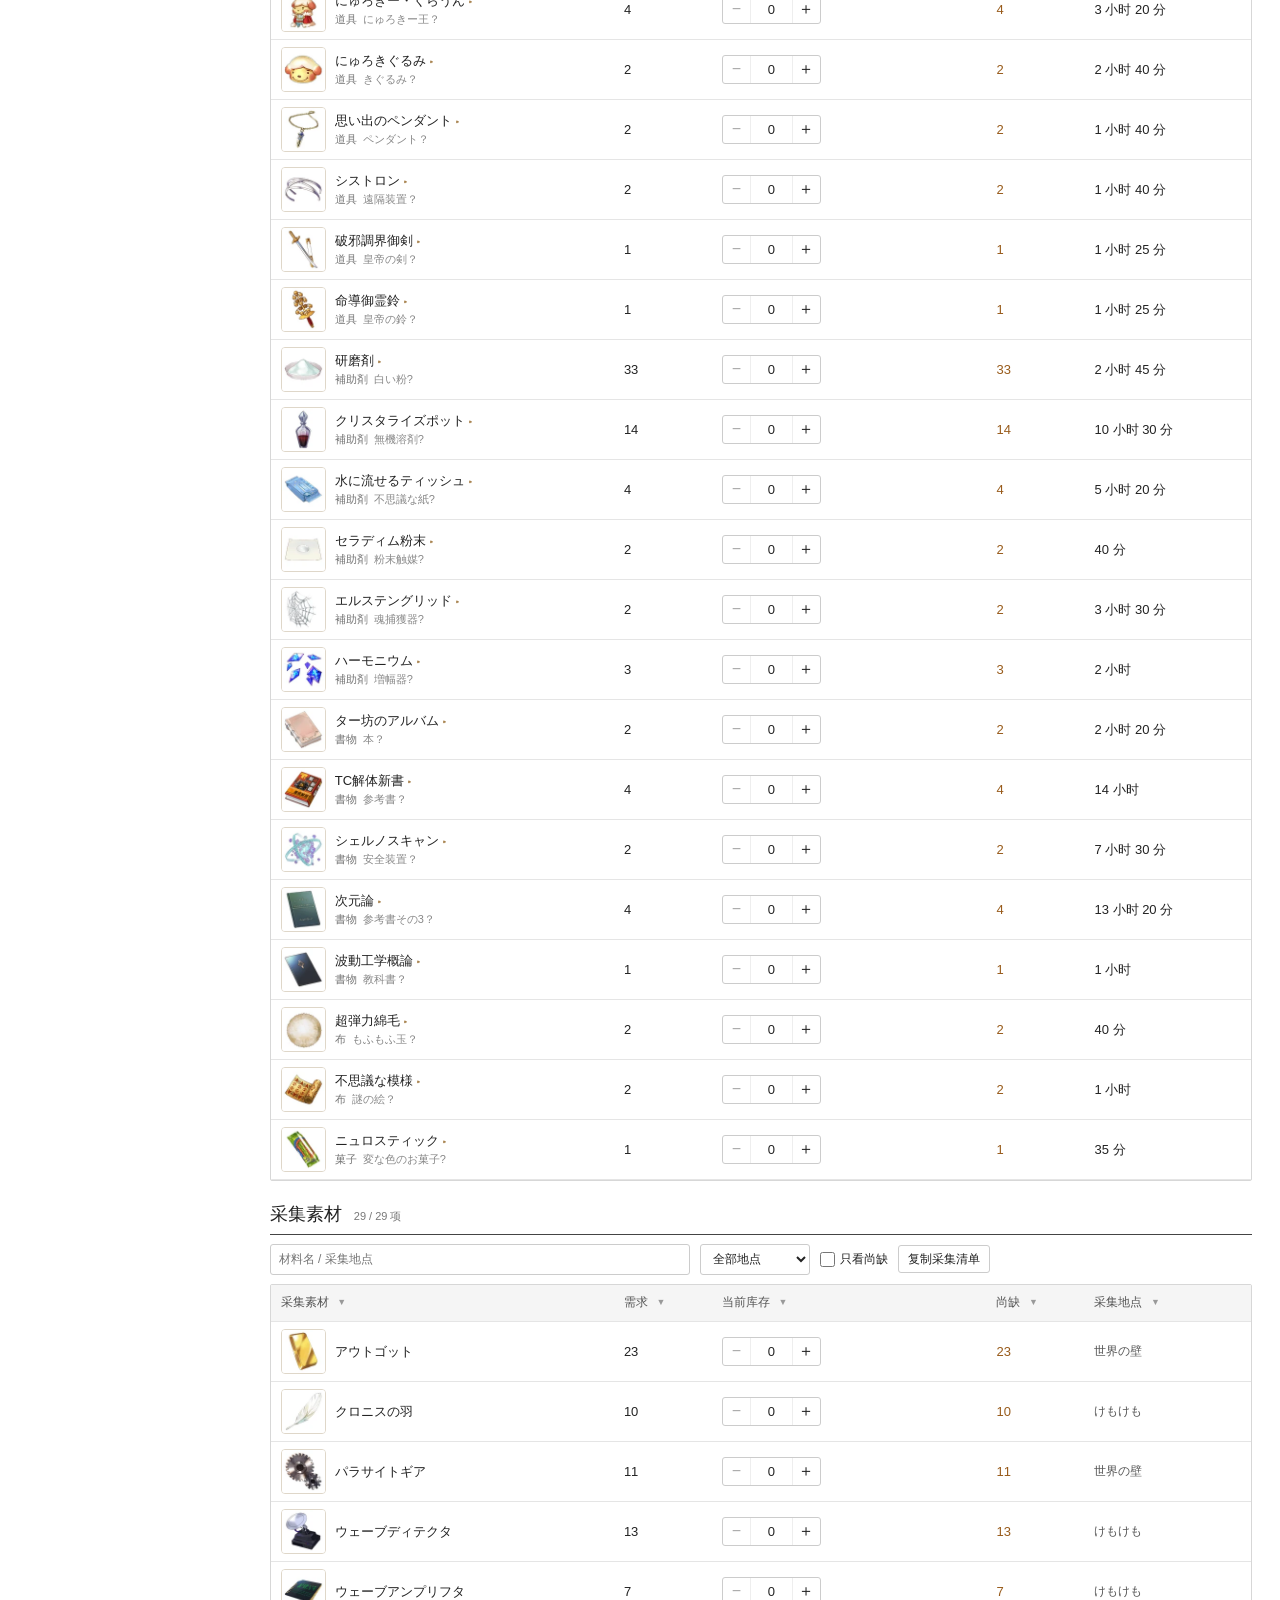
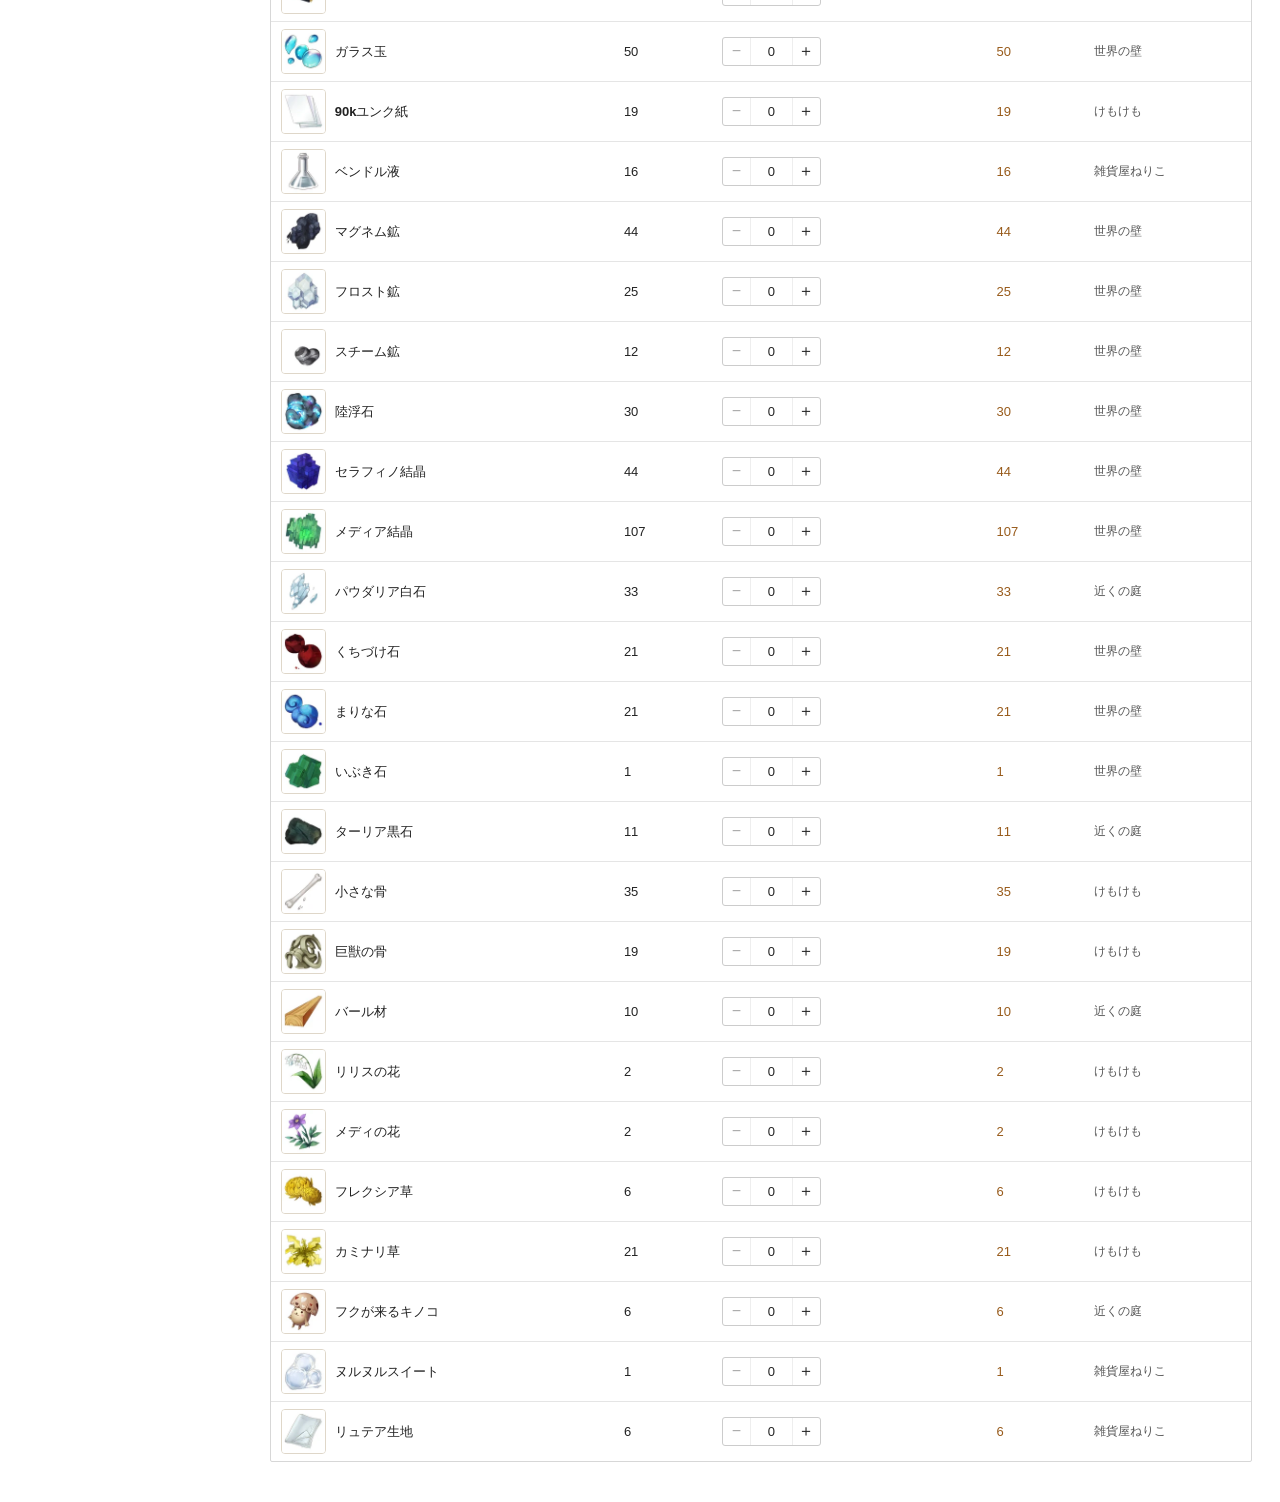
<file: cielnosurge_robot.html>
<!doctype html>
<html lang="zh-CN"><head><meta charset="utf-8"><meta name="viewport" content="width=device-width,initial-scale=1"><title>Ciel nosurge ES45カソード作成表</title><style>:root{--ink:#222;--muted:#777;--line:#d7d7d7;--accent:#a96723;--gold:#d5a04c;--pale:#fff7e9;font-family:"Source Han Sans SC","Source Han Sans","Noto Sans SC","Noto Sans JP","Microsoft YaHei",sans-serif;font-synthesis:none}*{box-sizing:border-box}html{scroll-behavior:smooth;scroll-padding-top:16px}body{margin:0;color:var(--ink);background:#fff;font-size:14px;line-height:1.5;font-weight:400}button,input,select{font:inherit;color:inherit}a{color:inherit;text-underline-offset:3px}button,a,input,select{outline-offset:2px}button:focus-visible,a:focus-visible,input:focus-visible,select:focus-visible{outline:2px solid var(--accent)}button{cursor:pointer;border:1px solid #ccc;background:#fff;border-radius:3px;padding:4px 9px;font-size:12px;line-height:1.5}button:hover{background:var(--pale);border-color:#c9985d}button:disabled{cursor:default;color:#aaa;background:#f8f8f8;border-color:#e4e4e4}input,select{border:1px solid #ccc;border-radius:3px;background:#fff;padding:5px 8px;min-width:0;height:31px}input[type=checkbox]{accent-color:var(--accent);width:15px;height:15px;margin:0}input[aria-invalid=true]{outline:2px solid #b54b31;background:#fff0e9}[hidden]{display:none!important}.layout{display:grid;grid-template-columns:260px minmax(0,1fr)}.toc{position:sticky;top:0;height:100vh;overflow-y:auto;border-right:1px solid var(--line);padding:24px 19px;background:#fafafa;display:flex;flex-direction:column;align-items:stretch}.brand{font:25px/1.3 Georgia,serif;text-decoration:none}.brand small{display:block;font:400 12px/1.8 "Source Han Sans SC","Noto Sans SC",sans-serif;margin-top:5px}nav{margin:26px 0 18px}nav a{display:block;padding:7px 10px;text-decoration:none;font-size:14px;border-left:2px solid transparent}nav a:hover,nav a.active{border-left-color:var(--gold);background:#f0ece5}nav small{float:right;color:#888;font-size:11px}.side-progress{border-top:1px solid var(--line);padding-top:15px;font-size:12px;display:flex;flex-wrap:wrap;align-items:center;justify-content:space-between}.side-progress strong{font:25px/1.3 Georgia,serif}progress{display:block;width:100%;height:4px;border:0;background:#e3e3e3;accent-color:var(--gold);margin-top:9px}progress::-webkit-progress-bar{background:#e3e3e3}progress::-webkit-progress-value{background:var(--gold)}.save{font-size:11px;color:var(--muted);margin-top:17px}.backup{display:flex;gap:6px;flex-wrap:wrap;margin-top:8px}.home-link{font-size:13px;margin-top:auto;padding-top:25px}main{width:100%;max-width:1116px;min-width:0;padding:22px 30px}header{border-bottom:1px solid var(--line);padding:0 0 14px}h1{font-size:27px;line-height:1.35;font-weight:700;margin:0;display:flex;align-items:baseline;flex-wrap:wrap;gap:4px 20px}.en-title{font-family:Georgia,serif;font-size:32px;font-weight:400}section{margin:20px 0;scroll-margin-top:16px}#plan{margin:14px 0 20px;display:flex;flex-wrap:wrap;align-items:center;gap:12px 24px}.plan-controls{display:flex;align-items:center;gap:16px}.plan-controls label{display:flex;align-items:center;gap:8px;font-size:12px}.plan-controls select{width:100px;font-size:13px}.stats{display:flex;align-items:center;gap:18px;font-size:12px;color:#666;flex-wrap:wrap}.stats strong{font-weight:500;color:#222;font-size:15px;margin-left:5px;white-space:nowrap}.stats>span{white-space:nowrap}.section-heading{display:flex;align-items:baseline;gap:12px;border-bottom:1px solid #444;padding-bottom:6px;margin-bottom:9px}.section-heading h2{font-size:18px;margin:0;font-weight:700}.section-heading>span{font-size:11px;color:#777}.table-wrap{overflow:auto;border:1px solid var(--line);border-radius:2px}table{border-collapse:collapse;width:100%;font-size:13px;line-height:1.5;table-layout:fixed}th,td{padding:7px 10px;text-align:left;border-bottom:1px solid #e5e5e5;vertical-align:middle}th{font-size:12px;font-weight:400;color:#555;background:#f5f5f5;white-space:nowrap}tr:last-child td{border-bottom:0}tbody tr:hover{background:#faf9f6}.item-name{border:0;background:none!important;text-align:left;font-size:13px;font-weight:500;padding:0;line-height:1.5;overflow-wrap:anywhere}.item-name:after{content:" ▸";font-size:10px;color:#9d7338}.item-name[aria-expanded=true]:after{content:" ▾"}.alias{display:block;font-size:11px;color:#888;line-height:1.4;margin-top:1px}.category-tag{color:#777;margin-right:6px}.num{font-variant-numeric:tabular-nums}.need{font-weight:500;color:#985b1b}.zero{color:#999;font-weight:400}.stepper{display:inline-flex;align-items:stretch;border:1px solid #ccc;border-radius:3px;background:#fff;white-space:nowrap;height:29px;vertical-align:middle}.stepper button{border:0;border-radius:0;padding:0;width:27px;font-size:16px;background:transparent;line-height:1}.stepper button:hover{background:#ffedcc}.stepper input{width:43px;text-align:center;border:0;border-left:1px solid #eee;border-right:1px solid #eee;border-radius:0;padding:2px;height:27px;font-size:13px;font-variant-numeric:tabular-nums}.recipe-row td{background:#fffaf0;padding:10px 13px}.recipe-row p{margin:0 0 6px;font-size:12px}.ingredients{display:flex;gap:5px;flex-wrap:wrap}.ingredient{padding:3px 7px;border:1px solid #dfd7c9;background:#fff;font-size:12px}.recipe-row small{display:block;font-size:11px;color:#777;margin-top:6px}.recipe-col{width:35%}.num-col{width:10%}.stock-col{width:120px}.time-col{width:17%}.total-row td{background:var(--pale)}.filters{display:flex;gap:10px;align-items:center;margin:9px 0;flex-wrap:wrap}.filters .search{flex:1;min-width:130px;max-width:420px;font-size:12px}.filters select{font-size:12px;min-width:100px}.check{display:flex;align-items:center;gap:5px;font-size:12px;white-space:nowrap}.location{font-size:12px;color:#555}.sort{border:0;padding:3px 4px;margin-left:3px;font-size:9px;line-height:1;color:#999;vertical-align:middle;background:none;min-height:22px;min-width:20px}.sort.active{color:var(--accent)}.sort:hover{background:#eee}.empty{padding:20px;text-align:center;color:#777}#toast{position:fixed;bottom:20px;left:50%;transform:translateX(-50%);background:#272727;color:#fff;padding:8px 16px;border-radius:4px;font-size:13px;box-shadow:0 4px 22px #0002;max-width:90vw;z-index:10}
@media(max-width:1100px){.layout{grid-template-columns:200px minmax(0,1fr)}.toc{padding:22px 15px}.brand{font-size:23px}main{padding:20px}.en-title{font-size:29px}h1{font-size:24px}table{min-width:690px}#plan{gap:10px}.stats{width:100%}.plan-controls{gap:12px}}
@media(max-width:760px){.layout{display:block}.toc{position:relative;height:auto;border-right:0;border-bottom:1px solid #ddd;padding:12px 15px;display:block}.brand,.side-progress,.save{display:none}nav{display:flex;flex-wrap:wrap;gap:0 12px;margin:0}nav a{font-size:13px;padding:3px 0;border:0}nav small{display:none}nav a.active{background:none;color:var(--accent)}.backup{display:inline-flex;margin-top:9px}.home-link{display:inline-block;font-size:12px;margin:0 0 0 10px;padding:0}main{padding:16px 12px}.en-title{font-size:27px}h1{font-size:23px;display:block}h1>span{display:block}header{padding-bottom:11px}#plan{margin:12px 0 17px}.plan-controls{gap:8px;flex-wrap:wrap}.plan-controls label{gap:5px}.plan-controls select{width:85px}.stats{gap:5px 15px}.stats strong{font-size:14px}.stats>span:first-child{width:100%}section{margin:17px 0}.section-heading h2{font-size:17px}.filters{gap:8px}.filters .search{max-width:none}.filters select{max-width:150px}#gather table{min-width:600px}th,td{padding:7px 9px}}
@media(prefers-reduced-motion:reduce){html{scroll-behavior:auto}}@media print{.layout{display:block}.toc,.filters,button{display:none}main{max-width:none;padding:0}.table-wrap{overflow:visible}table{min-width:0}}
.ingredient{display:flex;flex-direction:column;align-items:flex-start;justify-content:flex-start;padding:5px 9px}.ingredient-toggle{border:0;background:transparent;padding:0;text-align:left;font-size:12px;line-height:1.5}.ingredient-toggle:hover{background:transparent;color:var(--accent)}.branch-arrow{margin-left:7px;font-size:10px;color:var(--accent)}.recipe-row .gather-location{margin:3px 0 0;color:#777;font-size:11px}.recipe-branch{border:1px solid #dfd7c9;border-left:2px solid var(--gold);background:#fffdf7;padding:10px 12px;margin-top:9px;min-width:0}.recipe-branch .recipe-branch{background:#fff}.recipe-row .ingredients{align-items:stretch}.recipe-branch p{overflow-wrap:anywhere}
.card-stock{display:flex;align-items:center;gap:8px;margin-top:6px;font-size:11px;color:#777}.card-stock .stepper{color:var(--ink)}

/* Adapt tables to narrow screens. */

@media(max-width:760px){
main{padding:16px 18px}table,#gather table{min-width:0;table-layout:auto}colgroup{display:none}
.table-wrap{overflow:visible}table,thead,tbody,tr,th,td{display:block}thead{background:#f5f5f5;border-bottom:1px solid var(--line)}thead tr{display:flex;flex-wrap:wrap;gap:0 7px;padding:4px 7px}thead th{padding:2px 0;border:0;font-size:11px;background:none}
tbody>tr:not(.recipe-row){display:grid;grid-template-columns:repeat(2,minmax(0,1fr));border-bottom:1px solid #ddd;padding:7px 9px;gap:6px 10px}tbody>tr:last-child{border-bottom:0}tbody>tr:not(.recipe-row)>td{border:0;padding:0;min-width:0}tbody>tr:not(.recipe-row)>td:first-child{grid-column:1/-1}.item-name{font-size:14px}.alias{display:inline;margin-left:7px;font-size:10px}
td[data-label]{display:flex;align-items:center;gap:7px;font-size:12px;flex-wrap:wrap}td[data-label]:before{content:attr(data-label);font-size:10px;font-weight:400;color:#888}.total-row{background:var(--pale)}.total-row td{background:none}
.recipe-row td{padding:9px}.ingredients{display:grid;grid-template-columns:repeat(auto-fit,minmax(min(100%,145px),1fr))}.ingredient{min-width:0;width:100%;padding:6px}.ingredient-toggle{overflow-wrap:anywhere}.recipe-branch{padding:8px 6px;margin-top:7px}.recipe-row .recipe-branch .ingredients{grid-template-columns:1fr}.card-stock{flex-wrap:wrap;gap:4px}.stepper button{width:30px}.stepper{height:32px}.stepper input{height:30px;font-size:14px}
}

/* Align name, category/location and stock within each row of material cards. */
:root{--icon:clamp(28px,2.2vw + 21px,45px)}
.item-icon{width:var(--icon);height:var(--icon);flex:0 0 var(--icon);display:block;background:#fff;border:1px solid #dfd7c9;border-radius:4px;object-fit:contain}
.item-cell{display:flex;align-items:center;gap:9px;min-width:0}
.item-text{min-width:0;flex:1}
.ingredients{display:grid;grid-template-columns:repeat(4,minmax(0,1fr));gap:6px;align-items:stretch}
.ingredient{min-width:0;width:100%;justify-content:space-between;gap:7px;padding:7px 9px}
.ingredient-head{display:flex;align-items:center;gap:8px;width:100%;min-width:0}
.ingredient-text{display:flex;flex-direction:column;min-width:0;flex:1}
.ingredient-toggle,.ingredient-name{font-size:12px;line-height:1.45;margin:0;width:100%;text-align:left;overflow-wrap:anywhere}
.recipe-row .ingredient-meta{display:block;font-size:11px;line-height:1.4;color:#777;margin:2px 0 0;padding:0}
.ingredient>.card-stock{margin-top:0;min-height:29px;align-items:center;flex-wrap:nowrap}
.recipe-branch>.branch-heading{display:flex;align-items:center;gap:9px;margin:0 0 8px}
.recipe-branch>.branch-heading>span:first-of-type{min-width:0;flex:1}
.branch-actions{display:inline-flex;align-items:center;gap:4px;margin-left:auto;flex-shrink:0;align-self:flex-start}
.branch-btn{width:24px;height:24px;padding:0;display:inline-flex;align-items:center;justify-content:center;font-size:14px;line-height:1;color:#666;border-color:#dfd7c9;background:#fff}
.branch-btn:hover{color:var(--accent);border-color:#c9985d;background:var(--pale)}
.recipe-branch.is-minimized{padding:7px 10px}
.recipe-branch.is-minimized>.branch-heading{margin-bottom:0}
.recipe-branch.is-minimized>:not(.branch-heading){display:none}
@media(max-width:980px){
 .ingredients{grid-template-columns:repeat(2,minmax(0,1fr))}
}
@media(max-width:760px){
 tbody>tr:not(.recipe-row){padding:6px 8px;gap:4px 8px}
 .item-cell{gap:7px}
 .ingredients,.recipe-row .recipe-branch .ingredients{grid-template-columns:repeat(auto-fill,minmax(min(100%,152px),1fr));gap:5px}
 .ingredient{padding:6px;gap:5px}
 .ingredient-head{gap:6px}
 .ingredient>.card-stock{min-height:30px}
 .recipe-branch>.branch-heading{gap:7px;margin-bottom:6px}
 .recipe-branch.is-minimized{padding:6px}
 .branch-btn{width:26px;height:26px}
}

/* Preserve the original 260px sidebar + 1116px content width, shrinking fluidly. */
@media screen{
 body{padding:0}
 .layout{width:min(1376px,100%);margin:0;grid-template-columns:clamp(200px,18.89535vw,260px) minmax(0,1fr)}
 .toc{padding:clamp(16px,1.745vw,24px) clamp(10px,1.381vw,19px)}
 .brand{font-size:clamp(20px,2.1vw,25px)}
 main{max-width:1116px;padding:clamp(16px,1.6vw,22px) clamp(12px,2.181vw,30px)}
 h1{font-size:clamp(21px,2.3vw,27px)}
 table,#gather table{min-width:0}
 th,td{padding:7px clamp(5px,.85vw,10px)}
 .recipe-col{width:35%}.stock-col{width:120px}.time-col{width:17%}
 .plan-controls{flex-wrap:wrap}
}
@media screen and (max-width:760px){
 .layout{display:block}
 .toc{padding:12px clamp(12px,2vw,18px)}
 main{width:100%;padding:16px clamp(12px,2vw,18px)}
 .brand{display:none}
 .filters>*{max-width:100%}
 .section-heading{flex-wrap:wrap;gap:4px 12px}
}
</style></head>
<body><div class="layout"><aside class="toc">
<a class="brand" href="#top">Ciel nosurge<small>ES45カソード作成表</small></a>
<nav><a href="#top">制作计划</a><a href="#assembly">最终组件 <small>5</small></a><a href="#craft">工作素材 <small>62</small></a><a href="#gather">采集素材 <small>29</small></a></nav>
<div class="side-progress"><span>工作时间进度</span><strong id="progress-text">0%</strong><progress id="progress" max="100" value="0"></progress></div>
<div class="save" id="save-state" role="status">自动保存</div><div class="backup"><button id="export">导出进度</button><button id="import">导入进度</button><button id="undo" disabled>撤销上一步</button><input hidden id="import-file" type="file" accept="application/json,.json"></div>
<a class="home-link" href="https://zeonmacha.github.io/" target="_blank" rel="noopener">返回主页</a></aside>
<main id="top"><header><h1><span>ES45カソード作成表</span></h1></header>
<section id="plan" aria-label="制作计划"><div class="plan-controls"><label>目标数量<div class="stepper target"><button data-target="-1" aria-label="减少目标数量">−</button><input id="target" value="1" inputmode="numeric" aria-label="目标数量"><button data-target="1" aria-label="增加目标数量">＋</button></div></label><label>版本<select id="version"><option value="offline">offline</option><option value="original">online</option></select></label><label class="check" title="开启后，把某件成品按 +1 视为合成：它的直接前置材料会按数量自动从库存中扣除；按 −1 视为拆解，材料退回库存。"><input type="checkbox" id="auto-consume" checked> 合成自动扣料</label><button id="reset">清空库存</button></div><div class="stats" aria-live="polite"><span>剩余工时 <strong id="time">—</strong></span><span>待制作 <strong id="craft-count">—</strong></span><span>待采集 <strong id="raw-count">—</strong></span></div></section>
<section id="assembly"><div class="section-heading"><h2>最终组件</h2><span>5 项</span></div><div id="assembly-list" class="table-wrap"></div></section>
<section id="craft"><div class="section-heading"><h2>工作素材</h2><span id="craft-visible">62 项</span></div><div class="filters"><input class="search" type="search" id="search" aria-label="搜索工作素材" placeholder="材料名 / 未知名称"><select id="category" aria-label="工作素材分类"><option value="">全部分类</option></select><label class="check"><input type="checkbox" id="only-missing"> 只看尚缺</label></div><div id="craft-list" class="table-wrap"></div></section>
<section id="gather"><div class="section-heading"><h2>采集素材</h2><span id="raw-visible">29 项</span></div><div class="filters"><input class="search" type="search" id="raw-search" aria-label="搜索采集素材" placeholder="材料名 / 采集地点"><select id="location" aria-label="采集地点筛选"><option value="">全部地点</option></select><label class="check"><input type="checkbox" id="raw-missing"> 只看尚缺</label><button id="copy-list">复制采集清单</button></div><div id="raw-list" class="table-wrap"></div></section></main></div><div id="toast" role="status" hidden></div><script id="recipe-data" type="application/json">{"items":[{"id":"3","name":"超輝工式Tz制御端末","alias":"万寿の絆？","total":2,"minutes":165,"sample":1,"ingredients":{"19":1,"25":1,"26":1},"category":"重要","unlock":"01-04","wiki":"https://ciel.wiki-wiki.jp/index.php?重要","correctTotal":2},{"id":"4","name":"無重力バード","alias":"奇怪な鳥？","total":2,"minutes":205,"sample":1,"ingredients":{"19":1,"28":1,"26":1,"raw4":1},"category":"重要","unlock":"02-08","wiki":"https://ciel.wiki-wiki.jp/index.php?重要","correctTotal":2},{"id":"5","name":"ノエリアG2トロン","alias":"旧式真空管？","total":2,"minutes":160,"sample":1,"ingredients":{"19":1,"43":1,"51":1,"raw5":1},"category":"重要","unlock":"03-13","wiki":"https://ciel.wiki-wiki.jp/index.php?重要","correctTotal":2},{"id":"6","name":"ジェノピングライター","alias":"入力端末？","total":2,"minutes":90,"sample":1,"ingredients":{"59":1,"20":1,"58":1,"36":1},"category":"重要","unlock":"04-09","wiki":"https://ciel.wiki-wiki.jp/index.php?重要","correctTotal":2},{"id":"7","name":"大法要の楽譜","alias":"紙束？","total":2,"minutes":60,"sample":0,"ingredients":{"32":1,"40":1,"raw9":2},"category":"重要","unlock":"05-07","wiki":"https://ciel.wiki-wiki.jp/index.php?重要","correctTotal":2},{"id":"8","name":"応援団団員証","alias":"証明証？","total":2,"minutes":70,"sample":1,"ingredients":{"21":1,"42":1,"47":1,"46":1},"category":"重要","unlock":"06-11","wiki":"https://ciel.wiki-wiki.jp/index.php?重要","correctTotal":2},{"id":"9","name":"HRアンプル","alias":"精肉増強剤？","total":1,"minutes":55,"sample":0,"ingredients":{"54":1,"64":1,"31":1,"41":1},"category":"重要","unlock":"07-12","wiki":"https://ciel.wiki-wiki.jp/index.php?重要","correctTotal":1},{"id":"10","name":"レジスタートロン","alias":"捕獲用真空管？","total":2,"minutes":180,"sample":1,"ingredients":{"22":1,"30":1,"60":1,"55":1},"category":"重要","unlock":"08-04","wiki":"https://ciel.wiki-wiki.jp/index.php?重要","correctTotal":2},{"id":"11","name":"虹の小瓶","alias":"小さな瓶？","total":2,"minutes":85,"sample":1,"ingredients":{"23":1,"45":1,"44":1,"27":1},"category":"重要","unlock":"09-09","wiki":"https://ciel.wiki-wiki.jp/index.php?重要","correctTotal":2},{"id":"12","name":"テレくん人形","alias":"竜人形？","total":2,"minutes":45,"sample":0,"ingredients":{"48":1,"24":1,"raw22":1,"raw19":1},"category":"重要","unlock":"10-11","wiki":"https://ciel.wiki-wiki.jp/index.php?重要","correctTotal":2},{"id":"13","name":"神託のオルゴール","alias":"星の調？","total":1,"minutes":150,"sample":0,"ingredients":{"49":1,"50":1,"33":1,"61":1},"category":"重要","unlock":"11-10","wiki":"https://ciel.wiki-wiki.jp/index.php?重要","correctTotal":1},{"id":"14","name":"エセンエリタス","alias":"ボール？","total":1,"minutes":135,"sample":0,"ingredients":{"16":1,"11":1,"56":1},"category":"重要","unlock":"12-10","wiki":"https://ciel.wiki-wiki.jp/index.php?重要","correctTotal":1},{"id":"15","name":"結晶演算子SML","alias":"光化学CPU？","total":2,"minutes":180,"sample":1,"ingredients":{"3":1,"5":1,"6":1},"category":"重要","unlock":"07-13","wiki":"https://ciel.wiki-wiki.jp/index.php?重要","correctTotal":2},{"id":"16","name":"WVテクスメタル","alias":"重可変型金属？","total":2,"minutes":240,"sample":1,"ingredients":{"10":1,"4":1,"8":1},"category":"重要","unlock":"08-09","wiki":"https://ciel.wiki-wiki.jp/index.php?重要","correctTotal":2},{"id":"17","name":"HSDR","alias":"一時記憶装置？","total":1,"minutes":60,"sample":0,"ingredients":{"12":1,"7":1,"9":1},"category":"重要","unlock":"10-11","wiki":"https://ciel.wiki-wiki.jp/index.php?重要","correctTotal":1},{"id":"18","name":"超大型増幅用真空管","alias":"巨大なガラス管？","total":1,"minutes":170,"sample":0,"ingredients":{"7":1,"12":1,"13":1},"category":"重要","unlock":"11-11","wiki":"https://ciel.wiki-wiki.jp/index.php?重要","correctTotal":1},{"id":"19","name":"二極式整流真空管","alias":"ガラス管その1？","total":18,"minutes":50,"sample":0,"ingredients":{"raw15":1,"raw8":1,"51":1},"category":"真空管","unlock":"01-01","wiki":"https://ciel.wiki-wiki.jp/index.php?真空管","correctTotal":18},{"id":"20","name":"TzW増幅用三極管","alias":"ガラス管その2？","total":8,"minutes":90,"sample":0,"ingredients":{"19":1,"51":1,"raw12":1,"raw8":1},"category":"真空管","unlock":"04-06","wiki":"https://ciel.wiki-wiki.jp/index.php?真空管","correctTotal":8},{"id":"21","name":"TzW増幅用五極管","alias":"ガラス管その3？","total":2,"minutes":110,"sample":1,"ingredients":{"39":1,"raw15":1,"raw16":1,"raw23":1},"category":"真空管","unlock":"06-10","wiki":"https://ciel.wiki-wiki.jp/index.php?真空管","correctTotal":2},{"id":"22","name":"複合励起七極管","alias":"ガラス管その4？","total":10,"minutes":120,"sample":5,"ingredients":{"raw3":1,"raw14":1,"raw16":1,"raw8":1},"category":"真空管","unlock":"08-01","wiki":"https://ciel.wiki-wiki.jp/index.php?真空管","correctTotal":10},{"id":"23","name":"パークパスニュロン","alias":"フリーパス？","total":2,"minutes":70,"sample":0,"ingredients":{"44":1,"45":1,"raw8":1,"raw15":1},"category":"真空管","unlock":"09-01","wiki":"https://ciel.wiki-wiki.jp/index.php?真空管","correctTotal":2},{"id":"24","name":"超電加速ビーム管","alias":"ガラス管その5？","total":2,"minutes":80,"sample":0,"ingredients":{"38":1,"raw14":1,"raw16":1,"raw8":1},"category":"真空管","unlock":"10-01","wiki":"https://ciel.wiki-wiki.jp/index.php?真空管","correctTotal":2},{"id":"25","name":"メディアケーブル","alias":"ケーブル？","total":10,"minutes":45,"sample":0,"ingredients":{"raw16":2,"raw28":1,"raw11":1},"category":"機械","unlock":"01-04","wiki":"https://ciel.wiki-wiki.jp/index.php?機械","correctTotal":10},{"id":"26","name":"TzWリミッター","alias":"チップ？","total":6,"minutes":40,"sample":0,"ingredients":{"raw6":1,"raw7":1,"raw5":1,"25":1},"category":"機械","unlock":"01-04","wiki":"https://ciel.wiki-wiki.jp/index.php?機械","correctTotal":6},{"id":"27","name":"Tzプラグ","alias":"接続端子？","total":2,"minutes":20,"sample":1,"ingredients":{"37":1,"raw6":2,"raw16":1},"category":"機械","unlock":"09-06","wiki":"https://ciel.wiki-wiki.jp/index.php?機械","correctTotal":2},{"id":"28","name":"励起式重力場発生装置","alias":"超吸引機？","total":2,"minutes":315,"sample":0,"ingredients":{"34":1,"35":1,"19":1,"26":1},"category":"機械","unlock":"02-09","wiki":"https://ciel.wiki-wiki.jp/index.php?機械","correctTotal":2},{"id":"29","name":"自動人形コンデン君","alias":"供給源？","total":2,"minutes":255,"sample":0,"ingredients":{"raw11":1,"25":1,"raw28":1,"raw8":1},"category":"機械","unlock":"05-03","wiki":"https://ciel.wiki-wiki.jp/index.php?機械","correctTotal":2},{"id":"30","name":"光振動子","alias":"精神識別？","total":4,"minutes":90,"sample":2,"ingredients":{"22":1,"raw14":1,"raw28":1,"raw8":1},"category":"機械","unlock":"08-03","wiki":"https://ciel.wiki-wiki.jp/index.php?機械","correctTotal":4},{"id":"31","name":"ユグドラシャフト","alias":"永久機械？","total":1,"minutes":80,"sample":0,"ingredients":{"raw11":1,"raw12":1,"54":1,"51":1},"category":"機械","unlock":"07-11","wiki":"https://ciel.wiki-wiki.jp/index.php?機械","correctTotal":1},{"id":"32","name":"アルメティカ情報端末","alias":"液晶端末？","total":2,"minutes":80,"sample":0,"ingredients":{"raw11":1,"29":1,"raw12":1,"raw8":1},"category":"機械","unlock":"05-01","wiki":"https://ciel.wiki-wiki.jp/index.php?機械","correctTotal":2},{"id":"33","name":"セラフィノプレート","alias":"フリスビー？","total":2,"minutes":30,"sample":0,"ingredients":{"raw15":2,"raw24":1,"raw10":1},"category":"機械","unlock":"11-03","wiki":"https://ciel.wiki-wiki.jp/index.php?機械","correctTotal":2},{"id":"34","name":"マグネムメタル","alias":"メタルその1？","total":4,"minutes":110,"sample":0,"ingredients":{"raw11":3,"52":1},"category":"金属","unlock":"02-03","wiki":"https://ciel.wiki-wiki.jp/index.php?金属","correctTotal":4},{"id":"35","name":"スチームメタル","alias":"メタルその2？","total":2,"minutes":135,"sample":0,"ingredients":{"raw13":3,"52":1},"category":"金属","unlock":"02-04","wiki":"https://ciel.wiki-wiki.jp/index.php?金属","correctTotal":2},{"id":"36","name":"フロストメタル","alias":"メタルその3？","total":2,"minutes":120,"sample":0,"ingredients":{"raw12":3,"52":1},"category":"金属","unlock":"04-01","wiki":"https://ciel.wiki-wiki.jp/index.php?金属","correctTotal":2},{"id":"37","name":"フロートメタル","alias":"メタルその4？","total":2,"minutes":25,"sample":1,"ingredients":{"raw14":3,"52":1},"category":"金属","unlock":"09-03","wiki":"https://ciel.wiki-wiki.jp/index.php?金属","correctTotal":2},{"id":"38","name":"ユーテリアメタル","alias":"メタルその5？","total":5,"minutes":40,"sample":1,"ingredients":{"raw11":1,"raw14":1,"raw15":1,"raw16":1},"category":"金属","unlock":"10-02","wiki":"https://ciel.wiki-wiki.jp/index.php?金属","correctTotal":5},{"id":"39","name":"寒暖多段緩衝板","alias":"外壁素材？","total":4,"minutes":150,"sample":2,"ingredients":{"raw11":1,"raw13":1,"raw12":1,"52":1},"category":"金属","unlock":"06-05","wiki":"https://ciel.wiki-wiki.jp/index.php?金属","correctTotal":4},{"id":"40","name":"しびれるガラガラ","alias":"おもちゃ？","total":2,"minutes":80,"sample":0,"ingredients":{"raw28":1,"raw16":1,"raw13":1,"19":1},"category":"道具","unlock":"05-02","wiki":"https://ciel.wiki-wiki.jp/index.php?道具","correctTotal":2},{"id":"41","name":"一発逆転ボタン","alias":"スイッチ？","total":1,"minutes":80,"sample":0,"ingredients":{"raw11":1,"raw5":1,"raw6":1,"raw7":1},"category":"道具","unlock":"07-09","wiki":"https://ciel.wiki-wiki.jp/index.php?道具","correctTotal":1},{"id":"42","name":"四季玉","alias":"マジックガラス？","total":2,"minutes":140,"sample":1,"ingredients":{"39":1,"raw8":1,"raw26":1,"raw27":1},"category":"道具","unlock":"06-07","wiki":"https://ciel.wiki-wiki.jp/index.php?道具","correctTotal":2},{"id":"43","name":"白鷹さんのお人形","alias":"お人形？","total":2,"minutes":150,"sample":0,"ingredients":{"raw24":1,"raw10":1,"51":1,"raw12":1},"category":"道具","unlock":"03-07","wiki":"https://ciel.wiki-wiki.jp/index.php?道具","correctTotal":2},{"id":"44","name":"にゅろきーフラッグ","alias":"旗？","total":4,"minutes":40,"sample":1,"ingredients":{"raw-extra-28":1,"raw24":1,"raw19":1,"raw3":1},"category":"道具","unlock":"09-00","wiki":"https://ciel.wiki-wiki.jp/index.php?道具","correctTotal":4},{"id":"45","name":"にゅろきー・くらうん","alias":"にゅろきー王？","total":4,"minutes":50,"sample":2,"ingredients":{"raw29":1,"raw27":1,"raw18":1,"raw3":1},"category":"道具","unlock":"09-02","wiki":"https://ciel.wiki-wiki.jp/index.php?道具","correctTotal":4},{"id":"46","name":"にゅろきぐるみ","alias":"きぐるみ？","total":2,"minutes":80,"sample":1,"ingredients":{"62":1,"raw29":1,"raw23":1},"category":"道具","unlock":"06-11","wiki":"https://ciel.wiki-wiki.jp/index.php?道具","correctTotal":2},{"id":"47","name":"思い出のペンダント","alias":"ペンダント？","total":2,"minutes":50,"sample":1,"ingredients":{"53":1,"raw11":1,"raw12":1,"51":1},"category":"道具","unlock":"06-11","wiki":"https://ciel.wiki-wiki.jp/index.php?道具","correctTotal":2},{"id":"48","name":"シストロン","alias":"遠隔装置？","total":2,"minutes":50,"sample":0,"ingredients":{"38":1,"raw16":1,"raw6":1,"raw5":1},"category":"道具","unlock":"10-09","wiki":"https://ciel.wiki-wiki.jp/index.php?道具","correctTotal":2},{"id":"49","name":"破邪調界御剣","alias":"皇帝の剣？","total":1,"minutes":85,"sample":0,"ingredients":{"34":1,"63":1,"raw3":1,"raw15":1},"category":"道具","unlock":"11-01","wiki":"https://ciel.wiki-wiki.jp/index.php?道具","correctTotal":1},{"id":"50","name":"命導御霊鈴","alias":"皇帝の鈴？","total":1,"minutes":85,"sample":0,"ingredients":{"34":1,"63":1,"raw3":1,"raw16":1},"category":"道具","unlock":"11-01","wiki":"https://ciel.wiki-wiki.jp/index.php?道具","correctTotal":1},{"id":"51","name":"研磨剤","alias":"白い粉?","total":33,"minutes":5,"sample":1,"ingredients":{"raw17":1,"raw22":1,"raw16":1},"category":"補助剤","unlock":"01-01","wiki":"https://ciel.wiki-wiki.jp/index.php?補助剤","correctTotal":33},{"id":"52","name":"クリスタライズポット","alias":"無機溶剤?","total":14,"minutes":150,"sample":3,"ingredients":{"raw18":1,"raw19":1,"raw23":1,"raw16":1},"category":"補助剤","unlock":"02-01","wiki":"https://ciel.wiki-wiki.jp/index.php?補助剤","offlineMinutes":45,"correctTotal":14},{"id":"53","name":"水に流せるティッシュ","alias":"不思議な紙?","total":4,"minutes":80,"sample":2,"ingredients":{"raw9":1,"raw15":1,"raw16":1,"raw10":1},"category":"補助剤","unlock":"06-02","wiki":"https://ciel.wiki-wiki.jp/index.php?補助剤","correctTotal":4},{"id":"54","name":"セラディム粉末","alias":"粉末触媒?","total":2,"minutes":20,"sample":0,"ingredients":{"raw15":2,"raw16":1,"raw10":1},"category":"補助剤","unlock":"07-07","wiki":"https://ciel.wiki-wiki.jp/index.php?補助剤","correctTotal":2},{"id":"55","name":"エルステングリッド","alias":"魂捕獲器?","total":2,"minutes":105,"sample":1,"ingredients":{"60":1,"30":1,"raw16":1,"raw10":1},"category":"補助剤","unlock":"08-05","wiki":"https://ciel.wiki-wiki.jp/index.php?補助剤","correctTotal":2},{"id":"56","name":"ハーモニウム","alias":"増幅器?","total":3,"minutes":40,"sample":1,"ingredients":{"raw14":1,"raw15":1,"raw16":1,"raw28":1},"category":"補助剤","unlock":"12-09","wiki":"https://ciel.wiki-wiki.jp/index.php?補助剤","correctTotal":3},{"id":"57","name":"ター坊のアルバム","alias":"本？","total":2,"minutes":70,"sample":0,"ingredients":{"raw9":1,"raw24":1,"raw21":1,"raw4":1},"category":"書物","unlock":"01-07","wiki":"https://ciel.wiki-wiki.jp/index.php?書物","correctTotal":2},{"id":"58","name":"TC解体新書","alias":"参考書？","total":4,"minutes":210,"sample":0,"ingredients":{"raw9":1,"raw21":1,"raw11":1,"20":1},"category":"書物","unlock":"04-03","wiki":"https://ciel.wiki-wiki.jp/index.php?書物","correctTotal":4},{"id":"59","name":"シェルノスキャン","alias":"安全装置？","total":2,"minutes":225,"sample":0,"ingredients":{"58":1,"57":1,"20":1,"raw16":1},"category":"書物","unlock":"04-07","wiki":"https://ciel.wiki-wiki.jp/index.php?書物","correctTotal":2},{"id":"60","name":"次元論","alias":"参考書その3？","total":4,"minutes":200,"sample":2,"ingredients":{"22":1,"raw9":1,"raw4":1,"raw21":1},"category":"書物","unlock":"08-05","wiki":"https://ciel.wiki-wiki.jp/index.php?書物","correctTotal":4},{"id":"61","name":"波動工学概論","alias":"教科書？","total":1,"minutes":60,"sample":0,"ingredients":{"33":1,"raw9":1,"raw21":1,"raw11":1},"category":"書物","unlock":"11-06","wiki":"https://ciel.wiki-wiki.jp/index.php?書物","correctTotal":1},{"id":"62","name":"超弾力綿毛","alias":"もふもふ玉？","total":2,"minutes":20,"sample":1,"ingredients":{"53":1,"raw4":1,"raw25":1},"category":"布","unlock":"06-02","wiki":"https://ciel.wiki-wiki.jp/index.php?布","correctTotal":2},{"id":"63","name":"不思議な模様","alias":"謎の絵？","total":2,"minutes":30,"sample":0,"ingredients":{"raw-extra-28":1,"raw3":1,"raw18":1,"raw10":1},"category":"布","unlock":"11-09","wiki":"https://ciel.wiki-wiki.jp/index.php?布","correctTotal":2},{"id":"64","name":"ニュロスティック","alias":"変な色のお菓子?","total":1,"minutes":35,"sample":0,"ingredients":{"raw30":1,"raw20":1,"raw18":1,"raw19":1},"category":"菓子","unlock":"07-02","wiki":"https://ciel.wiki-wiki.jp/index.php?菓子","correctTotal":1},{"id":"67","name":"アルノレシーブ管","alias":"特別な真空管？","total":1,"minutes":360,"sample":1,"ingredients":{"18":1,"15":1,"17":1,"14":1},"category":"重要","unlock":"全ての扉を修復する","wiki":"https://ciel.wiki-wiki.jp/index.php?重要","correctTotal":1},{"id":"68","name":"PSMケーブル","alias":"高伝導？","total":1,"minutes":280,"sample":1,"ingredients":{"15":1,"raw10":1,"raw15":1,"raw16":1},"category":"機械","unlock":"アルノレシーブ管の完成","wiki":"https://ciel.wiki-wiki.jp/index.php?機械","correctTotal":1},{"id":"69","name":"アウトゴットHG","alias":"強化金属？","total":1,"minutes":240,"sample":1,"ingredients":{"raw3":1,"16":1,"56":1,"38":1},"category":"金属","unlock":"アルノレシーブ管の完成","wiki":"https://ciel.wiki-wiki.jp/index.php?金属","correctTotal":1},{"id":"70","name":"ヴェルグリス","alias":"グリス？","total":1,"minutes":150,"sample":1,"ingredients":{"11":1,"56":1,"raw10":1,"raw23":1},"category":"道具","unlock":"アルノレシーブ管の完成","wiki":"https://ciel.wiki-wiki.jp/index.php?道具","correctTotal":1},{"id":"71","name":"ES45カソード","alias":"","total":1,"minutes":720,"sample":0,"ingredients":{"67":1,"69":1,"68":1,"70":1},"category":"重要","unlock":"アルノレシーブ管の完成","wiki":"https://ciel.wiki-wiki.jp/index.php?重要","correctTotal":1}],"raw":[{"id":"raw3","name":"アウトゴット","total":23,"sample":0,"location":"世界の壁","correctTotal":23},{"id":"raw4","name":"クロニスの羽","total":10,"sample":0,"location":"けもけも","correctTotal":10},{"id":"raw5","name":"パラサイトギア","total":11,"sample":0,"location":"世界の壁","correctTotal":11},{"id":"raw6","name":"ウェーブディテクタ","total":13,"sample":0,"location":"けもけも","correctTotal":13},{"id":"raw7","name":"ウェーブアンプリフタ","total":7,"sample":0,"location":"けもけも","correctTotal":7},{"id":"raw8","name":"ガラス玉","total":50,"sample":0,"location":"世界の壁","correctTotal":50},{"id":"raw9","name":"90kユンク紙","total":19,"sample":0,"location":"けもけも","correctTotal":19},{"id":"raw10","name":"ベンドル液","total":16,"sample":0,"location":"雑貨屋ねりこ","correctTotal":16},{"id":"raw11","name":"マグネム鉱","total":45,"sample":0,"location":"世界の壁","correctTotal":44},{"id":"raw12","name":"フロスト鉱","total":25,"sample":0,"location":"世界の壁","correctTotal":25},{"id":"raw13","name":"スチーム鉱","total":12,"sample":0,"location":"世界の壁","correctTotal":12},{"id":"raw14","name":"陸浮石","total":30,"sample":0,"location":"世界の壁","correctTotal":30},{"id":"raw15","name":"セラフィノ結晶","total":44,"sample":0,"location":"世界の壁","correctTotal":44},{"id":"raw16","name":"メディア結晶","total":106,"sample":0,"location":"世界の壁","correctTotal":107},{"id":"raw17","name":"パウダリア白石","total":33,"sample":0,"location":"近くの庭","correctTotal":33},{"id":"raw18","name":"くちづけ石","total":21,"sample":0,"location":"世界の壁","correctTotal":21},{"id":"raw19","name":"まりな石","total":21,"sample":0,"location":"世界の壁","correctTotal":21},{"id":"raw20","name":"いぶき石","total":1,"sample":0,"location":"世界の壁","correctTotal":1},{"id":"raw21","name":"ターリア黒石","total":11,"sample":0,"location":"近くの庭","correctTotal":11},{"id":"raw22","name":"小さな骨","total":35,"sample":0,"location":"けもけも","correctTotal":35},{"id":"raw23","name":"巨獣の骨","total":19,"sample":0,"location":"けもけも","correctTotal":19},{"id":"raw24","name":"バール材","total":10,"sample":0,"location":"近くの庭","correctTotal":10},{"id":"raw25","name":"リリスの花","total":2,"sample":0,"location":"けもけも","correctTotal":2},{"id":"raw26","name":"メディの花","total":2,"sample":0,"location":"けもけも","correctTotal":2},{"id":"raw27","name":"フレクシア草","total":6,"sample":0,"location":"けもけも","correctTotal":6},{"id":"raw28","name":"カミナリ草","total":21,"sample":0,"location":"けもけも","correctTotal":21},{"id":"raw29","name":"フクが来るキノコ","total":6,"sample":0,"location":"近くの庭","correctTotal":6},{"id":"raw30","name":"ヌルヌルスイート","total":1,"sample":0,"location":"雑貨屋ねりこ","correctTotal":1},{"id":"raw-extra-28","name":"リュテア生地","total":0,"sample":0,"location":"雑貨屋ねりこ","correctTotal":6}],"changes":[{"name":"超弾力綿毛","old":{"53":1,"raw4":1,"raw23":1,"raw25":1,"raw29":1},"new":{"53":1,"raw4":1,"raw25":1},"source":"布"},{"name":"不思議な模様","old":{"raw3":1,"raw10":1,"raw18":1},"new":{"raw-extra-28":1,"raw3":1,"raw18":1,"raw10":1},"source":"布"},{"name":"にゅろきーフラッグ","old":{"raw3":1,"raw19":1,"raw24":1},"new":{"raw-extra-28":1,"raw24":1,"raw19":1,"raw3":1},"source":"道具"},{"name":"にゅろきぐるみ","old":{"62":1},"new":{"62":1,"raw29":1,"raw23":1},"source":"道具"},{"name":"命導御霊鈴","old":{"34":1,"63":1,"raw3":1,"raw11":1},"new":{"34":1,"63":1,"raw3":1,"raw16":1},"source":"道具"}]}</script><script id="icon-data" type="application/json">{"3":"[data-uri]","4":"[data-uri]","5":"[data-uri]","6":"[data-uri]","7":"[data-uri]","8":"[data-uri]","9":"[data-uri]","10":"[data-uri]","11":"[data-uri]","12":"[data-uri]","13":"[data-uri]","14":"[data-uri]","15":"[data-uri]","16":"[data-uri]","17":"[data-uri]","18":"[data-uri]","19":"[data-uri]","20":"[data-uri]","21":"[data-uri]","22":"[data-uri]","23":"[data-uri]","24":"[data-uri]","25":"[data-uri]","26":"[data-uri]","27":"[data-uri]","28":"[data-uri]","29":"[data-uri]","30":"[data-uri]","31":"[data-uri]","32":"[data-uri]","33":"[data-uri]","34":"[data-uri]","35":"[data-uri]","36":"[data-uri]","37":"[data-uri]","38":"[data-uri]","39":"[data-uri]","40":"[data-uri]","41":"[data-uri]","42":"[data-uri]","43":"[data-uri]","44":"[data-uri]","45":"[data-uri]","46":"[data-uri]","47":"[data-uri]","48":"[data-uri]","49":"[data-uri]","50":"[data-uri]","51":"[data-uri]","52":"[data-uri]","53":"[data-uri]","54":"[data-uri]","55":"[data-uri]","56":"[data-uri]","57":"[data-uri]","58":"[data-uri]","59":"[data-uri]","60":"[data-uri]","61":"[data-uri]","62":"[data-uri]","63":"[data-uri]","64":"[data-uri]","67":"[data-uri]","68":"[data-uri]","69":"[data-uri]","70":"[data-uri]","71":"[data-uri]","raw3":"[data-uri]","raw4":"[data-uri]","raw5":"[data-uri]","raw6":"[data-uri]","raw7":"[data-uri]","raw8":"[data-uri]","raw9":"[data-uri]","raw10":"[data-uri]","raw11":"[data-uri]","raw12":"[data-uri]","raw13":"[data-uri]","raw14":"[data-uri]","raw15":"[data-uri]","raw16":"[data-uri]","raw17":"[data-uri]","raw18":"[data-uri]","raw19":"[data-uri]","raw20":"[data-uri]","raw21":"[data-uri]","raw22":"[data-uri]","raw23":"[data-uri]","raw24":"[data-uri]","raw25":"[data-uri]","raw26":"[data-uri]","raw27":"[data-uri]","raw28":"[data-uri]","raw29":"[data-uri]","raw30":"[data-uri]","raw-extra-28":"[data-uri]"}</script><script>'use strict';
const DATA=JSON.parse(document.getElementById('recipe-data').textContent);
const ICONS=JSON.parse(document.getElementById('icon-data')?.textContent||'{}');
const ALL=[...DATA.items,...DATA.raw], BY_ID=Object.fromEntries(ALL.map(x=>[x.id,x]));
function iconImg(item){const src=ICONS[item.id];return src?`<img class="item-icon" src="${src}" alt="" width="45" height="45">`:'';}
const KEY='ciel-es45-planner-v1', MAX=999999;
const $=id=>document.getElementById(id);
const esc=s=>String(s??'').replace(/[&<>"']/g,c=>({'&':'&amp;','<':'&lt;','>':'&gt;','"':'&quot;',"'":'&#39;'}[c]));
const fresh=()=>({target:1,version:'offline',stock:{},crafted:{},auto:true});
let state=fresh(),history=[],opened=new Set(),result,toastTimer;
const branches=new Set(),minimized=new Set();
function closeBranch(key){branches.delete(key);for(const k of [...minimized])if(k===key||k.startsWith(key+'-'))minimized.delete(k);}
function recipeBody(item,path=item.id){
  const parts=Object.entries(item.ingredients);
  const cards=parts.map(([id,n])=>{const child=BY_ID[id],key=path+'-'+id,craft=!!child.ingredients;
    const label=`${esc(child.name)} × ${n}`;
    return `<div class="ingredient"><div class="ingredient-head">${iconImg(child)}<div class="ingredient-text">${craft?`<button class="ingredient-toggle" data-branch="${key}" aria-expanded="${branches.has(key)}" aria-controls="branch-${key}">${label}<span class="branch-arrow" aria-hidden="true">${branches.has(key)?'▾':'▸'}</span></button>`:`<span class="ingredient-name">${label}</span>`}<small class="ingredient-meta ${craft?'ingredient-category':'gather-location'}">${esc(craft?child.category:(child.location||'采集地点未记载'))}</small></div></div><div class="card-stock"><span>库存</span>${stepper(child,key)}</div></div>`;
  }).join('');
  const nested=parts.filter(([id])=>BY_ID[id].ingredients).map(([id])=>{const key=path+'-'+id;return `<div class="recipe-branch${minimized.has(key)?' is-minimized':''}" id="branch-${key}" ${branches.has(key)?'':'hidden'}>${branches.has(key)?recipeBody(BY_ID[id],key):''}</div>`;}).join('');
  const isMin=path!==item.id&&minimized.has(path);
  const head=path===item.id?`<p><b>单件配方</b> · ${time(minutes(item,state.version))}</p>`:`<p class="branch-heading">${iconImg(item)}<span><b>${esc(item.name)}</b> · <b>单件配方</b> · ${time(minutes(item,state.version))}</span><span class="branch-actions"><button class="branch-btn" data-branch-min="${path}" aria-expanded="${!isMin}" aria-label="${isMin?'展开':'缩小'}${esc(item.name)}配方" title="${isMin?'展开':'缩小'}">${isMin?'＋':'−'}</button><button class="branch-btn" data-branch-close="${path}" aria-label="关闭${esc(item.name)}配方" title="关闭">×</button></span></p>`;
  return `${head}<div class="ingredients">${cards}</div>${nested}<small>解锁：${esc(item.unlock)}</small>`;
}
const sorts={assembly:{key:null,dir:1},craft:{key:null,dir:1},raw:{key:null,dir:1}};
const collator=new Intl.Collator('ja',{numeric:true});
function sorted(items,group){const {key,dir}=sorts[group];if(!key)return items;const value=x=>key==='need'?result.need[x.id]:key==='stock'?stock(x.id):key==='missing'?result.missing[x.id]:key==='time'?result.missing[x.id]*minutes(x,state.version):x[key]||'';return [...items].sort((a,b)=>{const x=value(a),y=value(b);return dir*(typeof x==='number'?x-y:collator.compare(x,y));});}
function sortHead(label,key,group){const active=sorts[group].key===key,dir=sorts[group].dir;return `<th scope="col" aria-sort="${active?(dir===1?'ascending':'descending'):'none'}">${label}<button class="sort ${active?'active':''}" data-sort="${key}" data-group="${group}" aria-label="按${label}${active&&dir===1?'降序':'升序'}排序">${active&&dir===1?'▲':'▼'}</button></th>`;}
function validState(v){
  if(!v||!Number.isInteger(v.target)||v.target<1||v.target>99||!['original','offline'].includes(v.version)||!v.stock||typeof v.stock!=='object'||Array.isArray(v.stock))throw Error('进度文件格式不正确');
  const stock={};for(const [id,n] of Object.entries(v.stock)){if(!BY_ID[id]||!Number.isInteger(n)||n<0||n>MAX)throw Error('库存数据不正确');stock[id]=n;}
  const crafted={};
  if(v.crafted&&typeof v.crafted==='object'&&!Array.isArray(v.crafted))for(const [id,n] of Object.entries(v.crafted)){if(!BY_ID[id]||!Number.isInteger(n)||n<0)continue;crafted[id]=Math.min(n,stock[id]||0);}
  return {target:v.target,version:v.version,stock,crafted,auto:v.auto!==false};
}
try{const saved=localStorage.getItem(KEY);if(saved)state=validState(JSON.parse(saved));}catch(e){$('save-state').textContent='未能读取保存记录；当前使用零库存';}
function toast(message){$('toast').textContent=message;$('toast').hidden=false;clearTimeout(toastTimer);toastTimer=setTimeout(()=>$('toast').hidden=true,3500);}
function save(){try{localStorage.setItem(KEY,JSON.stringify(state));$('save-state').textContent='已保存';}catch(e){$('save-state').textContent='浏览器无法保存，请导出进度';}}
function snapshot(){history.push(JSON.stringify(state));if(history.length>40)history.shift();$('undo').disabled=false;}
function parseQuantity(value,max=MAX){const s=value.trim();if(!/^\d+(\s*\+\s*\d+)*$/.test(s))return null;const n=s.split('+').reduce((a,b)=>a+Number(b.trim()),0);return Number.isSafeInteger(n)&&n<=max?n:null;}
function time(n){return n>=60?`${Math.floor(n/60)} 小时${n%60?' '+n%60+' 分':''}`:`${n} 分`;}
function minutes(item,version){return version==='offline'?(item.offlineMinutes??item.minutes):item.minutes;}
// Parent-first topological order ensures shared ingredients are aggregated before stock is deducted.
function orderGraph(){const indegree=Object.fromEntries(ALL.map(x=>[x.id,0]));for(const item of DATA.items)for(const id of Object.keys(item.ingredients)){if(!BY_ID[id])throw Error('未知配方材料');indegree[id]++;}const queue=ALL.filter(x=>!indegree[x.id]).map(x=>x.id),order=[];while(queue.length){const id=queue.shift();order.push(id);for(const child of Object.keys(BY_ID[id].ingredients||{}))if(--indegree[child]===0)queue.push(child);}if(order.length!==ALL.length)throw Error('配方存在循环');return order;}
const ORDER=orderGraph();
function calculate(s){const need=Object.fromEntries(ALL.map(x=>[x.id,0])),missing={},used={};need['71']=s.target;for(const id of ORDER){used[id]=Math.min(need[id],s.stock[id]||0);missing[id]=Math.max(0,need[id]-(s.stock[id]||0));for(const [child,count] of Object.entries(BY_ID[id].ingredients||{}))need[child]+=missing[id]*count;}return {need,missing,used,time:DATA.items.reduce((a,x)=>a+missing[x.id]*minutes(x,s.version),0)};}
function stock(id){return state.stock[id]||0;}
function stepper(item,context="table-"+item.id){return `<div class="stepper" data-control="${context}"><button data-step="-1" data-id="${item.id}" aria-label="减少${esc(item.name)}库存" ${stock(item.id)===0?'disabled':''}>−</button><input data-stock="${item.id}" aria-label="${esc(item.name)}库存" inputmode="text" value="${stock(item.id)}"><button data-step="1" data-id="${item.id}" aria-label="增加${esc(item.name)}库存" ${stock(item.id)>=MAX?'disabled':''}>＋</button></div>`;}
function craftRow(item){const n=result.missing[item.id],isOpen=opened.has(item.id);return `<tr class="${item.id==='71'?'total-row':''}" id="item-${item.id}"><td><div class="item-cell">${iconImg(item)}<div class="item-text"><button class="item-name" data-recipe="${item.id}" aria-expanded="${isOpen}" aria-controls="recipe-${item.id}">${esc(item.name)}</button><span class="alias"><span class="category-tag">${esc(item.category)}</span>${esc(item.alias)}</span></div></div></td><td data-label="需求" class="num">${result.need[item.id]}</td><td data-label="库存">${stepper(item)}</td><td data-label="尚缺" class="num ${n?'need':'zero'}">${n||'—'}</td><td data-label="工时" class="num">${n?time(n*minutes(item,state.version)):'—'}</td></tr><tr class="recipe-row" id="recipe-${item.id}" ${isOpen?'':'hidden'}><td colspan="5">${recipeBody(item)}</td></tr>`;}
// One shared column grid for every table, so 需求 / 当前库存 / 尚缺 line up across the whole page.
const COLS='<colgroup><col class="recipe-col"><col class="num-col"><col class="stock-col"><col class="num-col"><col class="time-col"></colgroup>';
function craftTable(items,group='assembly'){items=sorted(items,group);return items.length?`<table>${COLS}<thead><tr>${sortHead("材料名 / 未知名称","name",group)}${sortHead("需求","need",group)}${sortHead("当前库存","stock",group)}${sortHead("尚缺","missing",group)}${sortHead("剩余工时","time",group)}</tr></thead><tbody>${items.map(craftRow).join('')}</tbody></table>`:'<div class="empty">没有符合条件的工作素材。</div>';}
const normalize=s=>s.normalize('NFKC').toLowerCase();
function render(){
  if(!state.crafted||typeof state.crafted!=='object'||Array.isArray(state.crafted))state.crafted={};
  const active=document.activeElement,control=active?.closest('.stepper')?.dataset.control;
  const focusKind=active?.matches('input')?'input':active?.dataset.step;
  const scrolls=[...document.querySelectorAll('.table-wrap')].map(el=>[el.id,el.scrollLeft]);
  result=calculate(state);$('target').value=state.target;$('version').value=state.version;$('auto-consume').checked=autoOn();
  const baseline=calculate({...state,stock:{}}).time,pct=baseline?Math.round((1-result.time/baseline)*100):100;
  $('progress').value=pct;$('progress-text').textContent=pct+'%';$('time').textContent=time(result.time);
  const pending=DATA.items.filter(x=>result.missing[x.id]>0),gather=DATA.raw.filter(x=>result.missing[x.id]>0);
  $('craft-count').textContent=pending.reduce((a,x)=>a+result.missing[x.id],0)+' 件';
  $('raw-count').textContent=gather.reduce((a,x)=>a+result.missing[x.id],0)+' 个';
  $('assembly-list').innerHTML=craftTable(['71','67','68','69','70'].map(id=>BY_ID[id]));
  const q=normalize($('search').value.trim()),category=$('category').value;
  const items=DATA.items.filter(x=>Number(x.id)<67&&(!q||normalize(x.name+' '+x.alias).includes(q))&&(!category||x.category===category)&&(!$('only-missing').checked||result.missing[x.id]>0));
  $('craft-list').innerHTML=craftTable(items,'craft');$('craft-visible').textContent=items.length+' / 62 项';
  const rq=normalize($('raw-search').value.trim());const raw=sorted(DATA.raw.filter(x=>(!$('location').value||x.location===$('location').value)&&(!rq||normalize(x.name+' '+(x.location||'')).includes(rq))&&(!$('raw-missing').checked||result.missing[x.id]>0)),'raw');
  $('raw-visible').textContent=raw.length+' / 29 项';
  $('raw-list').innerHTML=raw.length?`<table>${COLS}<thead><tr>${sortHead("采集素材","name","raw")}${sortHead("需求","need","raw")}${sortHead("当前库存","stock","raw")}${sortHead("尚缺","missing","raw")}${sortHead("采集地点","location","raw")}</tr></thead><tbody>${raw.map(x=>`<tr><td><div class="item-cell">${iconImg(x)}<div class="item-text"><b>${esc(x.name)}</b></div></div></td><td data-label="需求" class="num">${result.need[x.id]}</td><td data-label="库存">${stepper(x)}</td><td data-label="尚缺" class="num ${result.missing[x.id]?'need':'zero'}">${result.missing[x.id]||'—'}</td><td data-label="地点" class="location">${esc(x.location||'原表未记载')}</td></tr>`).join('')}</tbody></table>`:'<div class="empty">没有符合条件的采集素材。</div>';
  for(const [id,left] of scrolls)if($(id))$(id).scrollLeft=left;
  if(control&&focusKind){const wrapper=document.querySelector(`[data-control="${control}"]`);const next=wrapper?.querySelector(focusKind==='input'?'input':`[data-step="${focusKind}"]`);next?.focus({preventScroll:true});}
}
const autoOn=()=>state.auto!==false;
// Crafting must consume its ingredients, otherwise a finished item and its parts are counted twice.
// takeOne() spends one unit of a material, falling back to that material's own recipe when the shelf is empty.
// state.crafted[id] counts units currently in stock that were produced here, so only those may be dismantled;
// otherwise pressing +1 with no materials and then -1 would invent ingredients out of nothing.
function takeOne(id,taken,short){
  if(stock(id)>0){state.stock[id]=stock(id)-1;if((state.crafted[id]||0)>0)state.crafted[id]--;taken.set(id,(taken.get(id)||0)+1);return true;}
  const sub=BY_ID[id].ingredients;
  if(!sub){short.n++;return false;}
  let ok=true;
  for(const [child,count] of Object.entries(sub))for(let i=0;i<count;i++)if(!takeOne(child,taken,short))ok=false;
  return ok;
}
function refundIngredients(item,back){
  for(const [child,count] of Object.entries(item.ingredients||{})){
    state.stock[child]=Math.min(MAX,stock(child)+count);
    state.crafted[child]=Math.min(stock(child),(state.crafted[child]||0)+count);
    back.set(child,(back.get(child)||0)+count);
  }
}
function brief(map){const all=[...map].map(([id,n])=>`${BY_ID[id].name}×${n}`);return all.length>4?`${all.slice(0,4).join('、')} 等 ${all.length} 项`:all.join('、');}
// Changing an item's stock is a crafting step: +1 crafts one piece and takes its ingredients out of stock,
// -1 dismantles one piece (only if it was crafted here) and puts the direct ingredients back.
function updateStock(id,n){
  const item=BY_ID[id],delta=n-stock(id);
  if(!delta)return;
  const taken=new Map(),back=new Map(),short={n:0};
  snapshot();
  for(let step=0;step<Math.abs(delta);step++){
    if(delta>0){
      if(stock(id)>=MAX)break;
      state.stock[id]=stock(id)+1;
      if(item.ingredients&&autoOn()){
        let ok=true;
        for(const [child,count] of Object.entries(item.ingredients))for(let i=0;i<count;i++)if(!takeOne(child,taken,short))ok=false;
        if(ok)state.crafted[id]=(state.crafted[id]||0)+1;
      }
    }else{
      if(stock(id)<=0)break;
      state.stock[id]=stock(id)-1;
      if(item.ingredients&&autoOn()&&(state.crafted[id]||0)>0){state.crafted[id]--;refundIngredients(item,back);}
    }
  }
  save();render();
  if(!item.ingredients)return;
  const qty=Math.abs(delta),rest=`；剩余工时 ${time(result.time)}`,gap=short.n?`（${short.n} 份前置材料未入库，未扣除）`:'';
  if(!autoOn())toast(`已记录 ${item.name} ×${qty}${rest}`);
  else if(delta>0)toast(taken.size?`已合成 ${item.name} ×${qty}：扣除 ${brief(taken)}${gap}${rest}`:`已记录 ${item.name} ×${qty}${gap}${rest}`);
  else toast(back.size?`已拆解 ${item.name} ×${qty}：返还 ${brief(back)}${rest}`:`已移除 ${item.name} ×${qty}（无合成记录，未返还材料）${rest}`);
}
function commitInput(input){const id=input.dataset.stock,isTarget=input.id==='target';const n=parseQuantity(input.value,isTarget?99:MAX);if(n===null||(isTarget&&n<1)){input.value=isTarget?state.target:stock(id);input.setAttribute('aria-invalid','true');toast(isTarget?'目标请输入 1～99 的整数':'请输入非负整数或加法，例如 2+3+5');return;}input.removeAttribute('aria-invalid');if(isTarget){if(n!==state.target){snapshot();state.target=n;save();render();}else input.value=n;}else if(n!==stock(id))updateStock(id,n);else input.value=n;}
document.addEventListener('change',e=>{if(e.target.matches('[data-stock],#target'))commitInput(e.target);});
document.addEventListener('keydown',e=>{if(e.key==='Enter'&&e.target.matches('[data-stock],#target')){e.preventDefault();commitInput(e.target);}});
// Commit on Enter/change, not on each key, so addition expressions can be entered intact.
document.addEventListener('click',e=>{const b=e.target.closest('button');if(!b)return;
  if(b.dataset.sort){const sort=sorts[b.dataset.group];sort.dir=sort.key===b.dataset.sort?-sort.dir:1;sort.key=b.dataset.sort;render();document.querySelector(`[data-group="${b.dataset.group}"][data-sort="${b.dataset.sort}"]`)?.focus({preventScroll:true});}
  else if(b.dataset.step){const id=b.dataset.id;updateStock(id,Math.min(MAX,Math.max(0,stock(id)+Number(b.dataset.step))));}
  else if(b.dataset.target){const n=Math.min(99,Math.max(1,state.target+Number(b.dataset.target)));if(n!==state.target){snapshot();state.target=n;save();render();}}
  else if(b.dataset.recipe){const id=b.dataset.recipe;opened.has(id)?opened.delete(id):opened.add(id);b.setAttribute('aria-expanded',opened.has(id));$('recipe-'+id).hidden=!opened.has(id);}
  else if(b.dataset.branch){const key=b.dataset.branch,root=key.split('-')[0];branches.has(key)?closeBranch(key):branches.add(key);$('recipe-'+root).firstElementChild.innerHTML=recipeBody(BY_ID[root]);document.querySelector(`[data-branch="${key}"]`)?.focus({preventScroll:true});}
  else if(b.dataset.branchMin){const key=b.dataset.branchMin,root=key.split('-')[0];minimized.has(key)?minimized.delete(key):minimized.add(key);$('recipe-'+root).firstElementChild.innerHTML=recipeBody(BY_ID[root]);document.querySelector(`[data-branch-min="${key}"]`)?.focus({preventScroll:true});}
  else if(b.dataset.branchClose){const key=b.dataset.branchClose,root=key.split('-')[0];closeBranch(key);$('recipe-'+root).firstElementChild.innerHTML=recipeBody(BY_ID[root]);document.querySelector(`[data-branch="${key}"]`)?.focus({preventScroll:true});}
});
for(const id of ['search','category','only-missing','raw-search','raw-missing','location'])$(id).addEventListener(id.includes('search')?'input':'change',render);
$('version').addEventListener('change',()=>{snapshot();state.version=$('version').value;save();render();});
$('auto-consume').addEventListener('change',e=>{snapshot();state.auto=e.target.checked;save();render();toast(e.target.checked?'已开启：合成时自动扣除前置材料':'已关闭：库存只按手动填写记录');});
$('location').innerHTML+=[...new Set(DATA.raw.map(x=>x.location).filter(Boolean))].sort(collator.compare).map(x=>`<option value="${esc(x)}">${esc(x)}</option>`).join('');
$('category').innerHTML+=[...new Set(DATA.items.filter(x=>Number(x.id)<67).map(x=>x.category))].map(c=>`<option>${esc(c)}</option>`).join('');
$('reset').onclick=()=>{if(!confirm('清空全部库存？目标数量与时间口径将保留，可撤销。'))return;snapshot();state.stock={};state.crafted={};save();render();};
$('undo').onclick=()=>{if(!history.length)return;state=JSON.parse(history.pop());$('undo').disabled=!history.length;save();render();toast('已撤销上一步');};
$('export').onclick=()=>{const blob=new Blob([JSON.stringify({format:'ciel-es45-v1',...state},null,2)],{type:'application/json'}),url=URL.createObjectURL(blob),a=document.createElement('a');a.href=url;a.download='ciel-es45-progress.json';a.click();setTimeout(()=>URL.revokeObjectURL(url),1000);toast('进度文件已导出');};
$('import').onclick=()=>$('import-file').click();
$('import-file').onchange=async e=>{const file=e.target.files[0];if(!file)return;try{if(file.size>100000)throw Error('进度文件过大');const parsed=JSON.parse(await file.text());if(parsed.format!=='ciel-es45-v1')throw Error('不是本页导出的进度文件');const next=validState(parsed);if(!confirm('导入将替换当前库存、目标数量和时间口径，是否继续？'))return;snapshot();state=next;save();render();toast('已导入进度');}catch(error){toast(error.message||'无法读取进度文件');}finally{e.target.value='';}};
$('copy-list').onclick=async()=>{const rows=DATA.raw.filter(x=>result.missing[x.id]>0);const text=rows.length?rows.map(x=>`${x.name} × ${result.missing[x.id]}${x.location?' / '+x.location:''}`).join('\n'):'采集素材已备齐';try{await navigator.clipboard.writeText(text);toast('已复制全部尚缺采集素材');}catch(e){const ta=document.createElement('textarea');ta.value=text;document.body.append(ta);ta.select();const ok=document.execCommand('copy');ta.remove();toast(ok?'已复制采集清单':'复制失败，请手动选择表格内容');}};
function syncNav(){const sections=[...document.querySelectorAll('main section')];let current=sections[0];for(const section of sections)if(section.getBoundingClientRect().top<=150)current=section;document.querySelectorAll('nav a').forEach(a=>a.classList.toggle('active',a.getAttribute('href')===(current.id==='plan'?'#top':'#'+current.id)));}
window.addEventListener('scroll',syncNav,{passive:true});window.addEventListener('resize',syncNav);syncNav();
render();
</script></body></html>
</file>
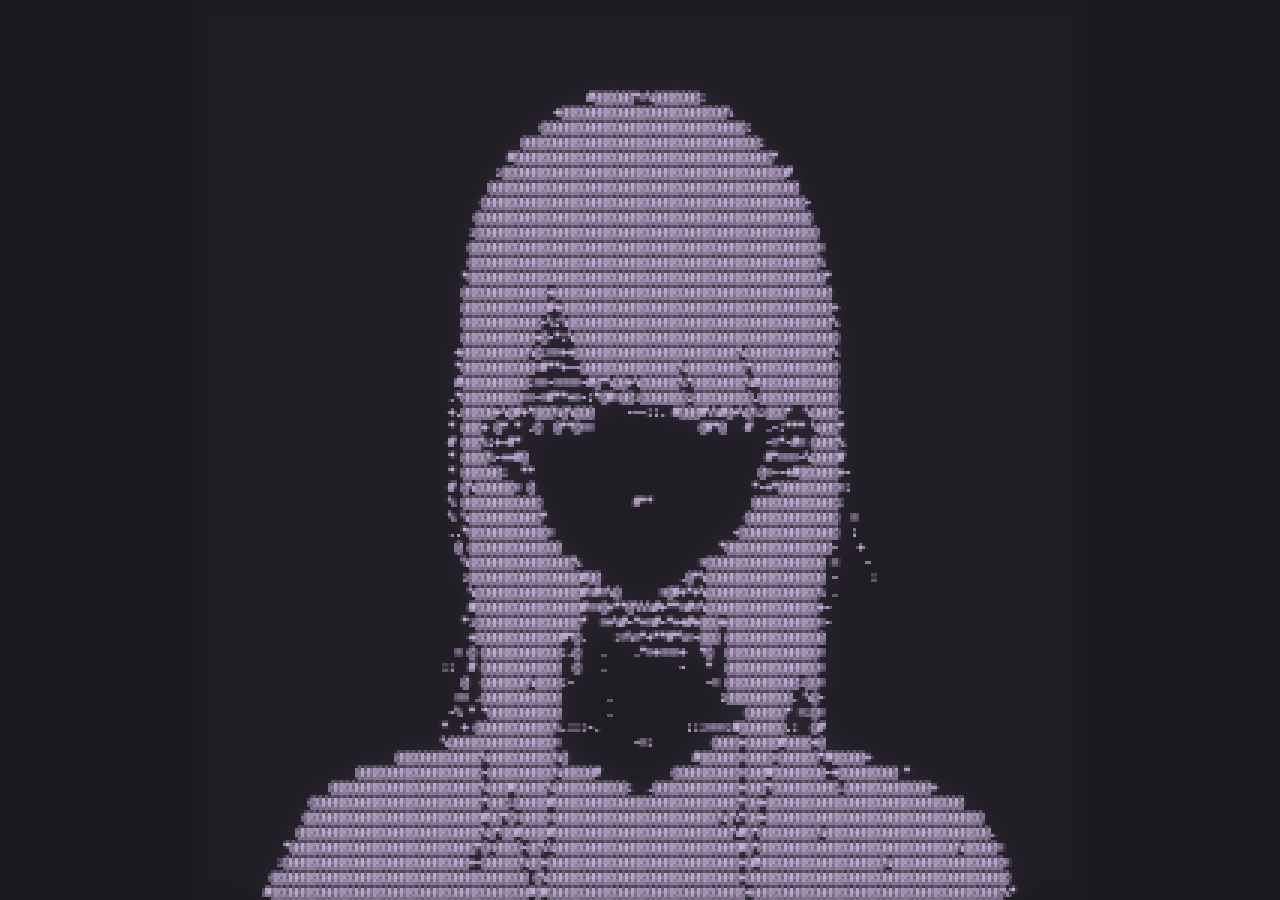
<file: profile-assets/portrait-effect.html>
<!doctype html><html><head><title>ASCII portrait</title><meta charset="utf-8"><meta name="viewport" content="width=device-width,initial-scale=1"><style>html,body,#effect{margin:0;width:100%;height:100%;overflow:hidden;background:#1b181f}</style></head><body><div id="effect" role="img" aria-label="ASCII 字符头像"></div><script type="module">const source=atob("[base64]/MjU1LWQ6ZCktMTI4KSsxMjgrcDtjW2RdPU1hdGgubWF4KDAsTWF0aC5taW4oMjU1LGE/[base64]/[base64]/[base64]/[base64]/KGx0PU1hdGgubWF4KGx0LE1hdGguZmxvb3IoKHV0LXN0KS9ydCkpLFo9TWF0aC5taW4oWixNYXRoLmNlaWwoKG90LXN0KS9ydCkpKTpydDwtMWUtMTA/[base64]/[base64]/bnQqKC4zK04uc3BlZWQvNjApOjAsTT1OLmFydEFuZ2xlKk1hdGguUEkvMTgwLEE9TWF0aC5jb3MoTSksVT1NYXRoLnNpbihNKSxMPVMvMixFPUQvMixsPU1hdGguUEkqMio0L1MseT1NYXRoLlBJKjIqOS9TLEs9Qj9CWzBdLVg6MCxJPUI/[base64]/MTpvdDtsZXQgTXQ9KC41KiguMDUrLjk1Km90KS1NYXRoLmFicyhzdC1NYXRoLmZsb29yKHN0KS0uNSkpL1ArLjU7TXQ9TXQ8MD8wOk10PjE/[base64]/MDp3dD4xPzE6d3Q7bGV0IGt0PSguNSooLjA1Ky45NSp3dCktTWF0aC5hYnMoeXQtTWF0aC5mbG9vcih5dCktLjUpKS9QKy41O2t0PWt0PDA/[base64]/[base64]/[base64]/[base64]/MTp1dCsuNSxJdD1QKnl0LHd0PUIqeXQsa3Q9WCp5dDtpZihvdD4tLjUpe2xldCBQdD1vdD49LjU/MTpvdCsuNTtpZihJdCs9YipQdCx3dCs9eCpQdCxrdCs9aypQdCxNdD4tLjUpe2xldCBVdD1NdD49LjU/[base64]/KHIoRixnLGErMTMpPC41Py0xOjEpKk1hdGguZmxvb3IocihGLGcsYSsxNCkqKDEraSo2KSk6MCxWPWgrMTtmb3IoO1Y8dCYmTWF0aC5mbG9vcihWL3MpPT09RjspVisrO2xldCBqPW0/[base64]/TWF0aC5mbG9vcihZKjEyKTowKSxkdD1udD9ZKiguMDgrbS5zcGVlZC80MDApJTEqMS4xLS4wNTotMSxPPW0uYXJ0SW5rPT09InRpbnQiP2QodShtLmFydFRpbnQsdykpOnIsej1tLmFydEluaz09PSJwaG90byI/LjQ6MDtmb3IobGV0IEM9MDtDPCQ7QysrKXtsZXQgUD1jKE4oU1tDXSkrKGUoQyx4dCwyMSktLjUpKi4wMzYpLEI9KFAqMjU1fDApKjMsWD1DKjQsYj1PW0JdLHg9T1tCKzFdLGs9T1tCKzJdLE09ZHQ+PTA/[base64]/[base64]/[base64]/[base64]/[base64]/[base64]/[base64]/[base64]/[base64]/MDpudD49Zj9mLTE6bnQpKnMrKEc8MD8wOkc+PXM/[base64]/[base64]/[base64]/[base64]/[base64]/MTowKSsoUD49MD8xOjApLFg9TypzO2lmKCFPfHxPKzE9PT1mfHxzPDMpe2ZvcihsZXQgTT0wO008cztNKyspe2xldCBBPXM9PT0xPzE6TT09PTB8fE0rMT09PXM/[base64]/[base64]/[base64]/bzp0PmU/[base64]/W2E9PT10Pygoby1lKS9yKyhvPGU/[base64]/[base64]/[base64]/[base64]/[base64]/MjU1LWE6YSkqbyksMCwyNTUpKSkpLElvPSh0LG8sZSk9Pk51bWJlci5pc0ludGVnZXIodCk/RW8uZ2V0KGAke299OiR7ZX1gKVt0XTpNYXRoLnJvdW5kKE1hdGgucm91bmQoKGU/MjU1LXQ6dCkvMjU1Km8pL28qMjU1KSxTYT0odCxvLGUpPT5OdW1iZXIuaXNJbnRlZ2VyKHQpP1JvW2U/[base64]/Q29bTWF0aC5mbG9vcihEZShxLFksOSkqQ28ubGVuZ3RoKV06ci5yYW1wLFE9dWUoKHA/[base64]/[base64]/[base64]/[base64]/[base64]/[base64]/MDpiPjE/[base64]/[base64]/[base64]/[base64]/[base64]/[base64]/[base64]/[base64]/VytNYXRoLmZsb29yKEwqKDIrQS5zcGVlZC8xMi41KSk6MCkqZC5sZW5ndGgpXSk7ZWxzZSBpZihBLmNoYXJzZXQ9PT0iYmluYXJ5IilrdD4uMiYmKHd0PXUoeXQsb3QsSD9XKzU6NSk8LjU/IjAiOiIxIik7ZWxzZXtsZXQgRnQ9TWF0aC5taW4oWi0xLE1hdGguZmxvb3Ioa3QqWikpO1cmJkZ0PjAmJnUoeXQsb3QsVyk8LjAzNSpIJiYoRnQ9TWF0aC5tYXgoMSxNYXRoLm1pbihaLTEsRnQrKHUob3QseXQsVyk8LjU/LTE6MSkpKSksd3Q9bHRbRnRdfX1NdCs9d3QsZ3RbSXRdPWt0O2xldCBZdD1BLmFjb2xvcj09PSJvcmlnaW5hbCI/[base64]/[base64]/[base64]/P3IudGl0bGUpLG49RmUoYT8/ci5ib2R5KSx1PUZlKGM/[base64]/[base64]/PW8ucXVlcnlTZWxlY3RvcigiaDIiKT8udGV4dENvbnRlbnR8fCIiLG8uZGF0YXNldC5zY0JvZHk/[base64]/IkZvbGxvd2luZyI6cixpLnRleHRDb250ZW50PW4/[base64]/[base64]/[base64]/Wm8oZSx7YnJhbmQ6IkZpZWxkd29yayIsYXJ0Om8/PyI8c3BhbiBkYXRhLWRpdGhlci1hcnQ+PC9zcGFuPiJ9KTplYSh0LG89PT12b2lkIDA/[base64]/[base64]/PzUwKS8xMDApKToobj1pL3Asdz0oci1uKSooKGUuY3JvcFk/PzUwKS8xMDApKTtsZXQgZz1hL2M7ZC9uPmc/[base64]/InJlc3VsdCI6YS5wcmV2aWV3SWR8fGEuc2V0dGluZ3M/[base64]/[base64]/[base64]/LmVsZW1lbnQ/bDpudWxsO0QmJkQhPT15JiZCKEQpLEQ9eSxGPXk/eS5lbGVtZW50Omx9LGI9bD0+e2lmKGwuc2xvdCE9PSJzb3VyY2UifHx0eXBlb2YgbC5kYXRhIT0ic3RyaW5nIilyZXR1cm4hMTtpZigvXmRhdGE6dmlkZW9cLy9pdS50ZXN0KGwuZGF0YSl8fC9eXC4/XC8/[base64]/[base64]/LnN0YXJ0c1dpdGgoImRhdGE6Iik/[base64]/[base64]/[base64]");const bytes=Uint8Array.from(source,c=>c.charCodeAt(0));const url=URL.createObjectURL(new Blob([bytes],{type:"text/javascript"}));const{mount}=await import(url);URL.revokeObjectURL(url);const config={"settings":{"look":"neonglyphs","mode":"ascii","source":"upload","sample":"still","cut":0,"crop":"orig","cropX":50,"cropY":50,"frameFit":"contain","bright":11,"con":0,"gamma":109,"sat":0,"blur":0,"sharpen":12,"invert":true,"algo":"atkinson","px":2,"strength":100,"serp":true,"pal":"1bit","levels":2,"ink":"#111111","paper":"#F4F1EA","charset":"standard","custom":".:uxpilot@","csize":5,"aspect":44,"edges":0,"weight":"600","acolor":"mono","aFg":"#d5bee8","aBg":"#1b181f","shape":"dots","cell":10,"gap":10,"scolor":"mono","scan":0,"bloom":30,"chroma":0,"vig":0,"grain":0,"anim":"none","animate":true,"speed":23,"amount":16,"art":"characters","artCell":16,"artCoverage":100,"artDark":32,"artContrast":96,"artBright":0,"artOpacity":100,"artBlend":"auto","artBackdrop":"black","artBlur":7,"artBackdropOpacity":100,"artTile":"square","artUniformity":76,"artSeed":1,"artGlow":70,"artSplit":0,"artBloomThreshold":62,"artTint":"#FF5A1F","artTintAmount":0,"artTintBlend":"soft-light","artInk":"signature","artAngle":0,"artStrength":50,"crt":0,"glitch":0,"compared":false},"previewId":"result","playback":{"playing":true,"timeSeconds":304.9418000000251},"assets":[{"slot":"source","use":"image","data":"[data-uri]"}]};config.width=300;config.height=300;const params=new URLSearchParams(location.search);if(params.has("invert"))config.settings.invert=params.get("invert")==="1";window.portraitEffect=await mount(document.getElementById("effect"),config);window.__UXP_OFFLINE_READY__=true;</script></body></html>
</file>
<file: profile-assets/style.css>
/*
  个人档案样式表
  ------------------------------------------------------------
  目录
    01. 字体与全局变量
    02. 基础元素与焦点
    03. 外框与窗口
    04. 标题栏（十字 / 眉标 / 主标题）
    05. 工具栏（路径 / 字符模式切换）
    06. 双栏与面板
    07. 身份卡（字符头像 / 姓名 / 简介 / 标签）
    08. 终端（输出 / 打字光标 / 命令行 / 命令菜单）
    09. 状态栏与页脚
    10. 启动检测输出
    11. 动画与无障碍
    12. 响应式
  ------------------------------------------------------------
  改配色 → 01 里的变量；改字号/间距 → 对应小节。
*/

/* ==========================================================
   01. 字体与全局变量
   同一页面只用两种字族：--type（汇文明朝体正文）与 --mono（等宽标签/提示）。
   ========================================================== */
@font-face {
  font-family: 'Huiwen Mincho';
  src: url('./huiwen-mincho.woff2') format('woff2');
  font-weight: 400;
  font-style: normal;
  font-display: swap;
}
@font-face {
  font-family: 'Profile Symbols';
  src: url('./huiwen-symbols.woff2') format('woff2');
  font-weight: 400;
  font-style: normal;
  font-display: swap;
}
/* 只补齐中文；没有 Courier New 的手机仍用系统等宽英文字体。 */
@font-face {
  font-family: 'Profile Mono CJK';
  src: url('./huiwen-mincho.woff2') format('woff2');
  font-weight: 400;
  font-style: normal;
  font-display: swap;
  unicode-range: U+2E80-9FFF, U+F900-FAFF, U+FF00-FFEF;
}

:root {
  /* 配色 */
  --bg: #141316;
  --panel: #211e25;
  --screen: #1b181f;
  --ink: #d5bee8;
  --muted: #ae98c0;
  --edge: #8c729e;
  --shade: #100d14;
  --bar: #382e41;

  /* 字族 */
  /* 英数沿用顶部编码的等宽字，中文固定回退到页面自带字体。 */
  --mono: 'Courier New', 'Profile Mono CJK', monospace;
  --type: 'Huiwen Mincho', 'Profile Symbols', serif;
  --input-type: 'Source Han Sans SC', 'Source Han Sans CN', '思源黑体', 'Noto Sans CJK SC', 'Noto Sans SC', 'Microsoft YaHei', 'PingFang SC', sans-serif;
}

/* ==========================================================
   02. 基础元素与焦点
   ========================================================== */
* { box-sizing: border-box; }

html {
  height: 100%;
  min-width: 280px;
  -webkit-text-size-adjust: 100%;
  text-size-adjust: 100%;
}

body {
  margin: 0;
  min-height: 100svh;
  min-height: 100dvh;
  display: grid;
  place-items: center;
  padding: 12px;
  background: var(--bg);
  color: var(--ink);
  font: 14px/1.5 var(--type);
}

button,
input,
a { -webkit-tap-highlight-color: transparent; touch-action: manipulation; }

button,
input,
textarea {
  font: inherit;
  color: inherit;
}

button { cursor: pointer; }

a {
  color: inherit;
  text-underline-offset: 3px;
}

button:focus-visible,
input:focus-visible,
textarea:focus-visible,
a:focus-visible {
  outline: 2px dashed #ead4fb;
  outline-offset: 3px;
}

::selection {
  background: #c9acdf;
  color: #17131c;
}

[hidden] { display: none !important; }

/* ==========================================================
   03. 外框与窗口
   ========================================================== */
.workspace {
  width: min(800px, 100%);
  height: min(630px, calc(100dvh - 32px));
  display: flex;
  flex-direction: column;
  gap: 8px;
  min-height: 0;
}

.outside,
.below {
  display: flex;
  flex-wrap: wrap;
  justify-content: space-between;
  gap: 2px 12px;
  padding: 0 3px;
  flex: none;
  color: var(--muted);
  font: 10px/14px var(--mono);
  letter-spacing: 1.5px;
}

.outside span:first-child { min-width: 0; overflow-wrap: anywhere; }
.outside span:last-child { margin-left: auto; white-space: nowrap; }

.window {
  flex: 1;
  min-width: 0;
  min-height: 0;
  display: grid;
  grid-template-rows: minmax(76px, auto) auto minmax(0, 1fr) minmax(22px, auto);
  gap: 0;
  padding: 12px;
  border: 4px double var(--edge);
  background: var(--panel);
  box-shadow: 5px 5px 0 #09080c;
}

/* ==========================================================
   04. 标题栏
   ========================================================== */
.heading {
  display: flex;
  align-items: center;
  gap: 18px;
  padding: 8px 20px;
  min-width: 0;
  border: 3px double var(--edge);
  background: var(--screen);
}

.heading-copy {
  flex: 1;
  min-width: 0;
  container-type: inline-size;
}

.eyebrow {
  font: 10px/14px var(--mono);
  letter-spacing: 3px;
  color: var(--muted);
  overflow-wrap: anywhere;
  text-wrap: balance;
}

h1 {
  margin: 3px 0 0;
  font-size: 27px;
  font-size: clamp(18px, 8cqi, 27px);
  line-height: 1.25;
  font-weight: 400;
  word-break: keep-all;
  overflow-wrap: anywhere;
  text-wrap: balance;
}

/* 倒十字装饰 */
.cross {
  position: relative;
  display: inline-block;
  flex: none;
  width: 20px;
  height: 35px;
  color: var(--ink);
}
.cross:before {
  content: '';
  position: absolute;
  top: 0;
  left: 9px;
  width: 3px;
  height: 35px;
  background: currentColor;
}
.cross:after {
  content: '';
  position: absolute;
  top: 23px;
  left: 1px;
  width: 19px;
  height: 3px;
  background: currentColor;
}
.cross.small {
  width: 17px;
  height: 30px;
  transform: scale(.65);
  transform-origin: center;
}

/* ==========================================================
   05. 工具栏
   ========================================================== */
.toolbar {
  display: flex;
  flex-wrap: wrap;
  align-items: center;
  justify-content: space-between;
  gap: 0 12px;
  padding: 2px 0;
  font: 11px/1.5 var(--mono);
}

.toolbar button {
  flex: none;
  margin-left: auto;
  padding: 4px 8px;
  min-height: 28px;
  border: 2px solid transparent;
  background: none;
  font: inherit;
  white-space: nowrap;
}
.toolbar button:hover {
  background: var(--bar);
}

.path { min-width: 0; color: var(--muted); overflow-wrap: anywhere; }

/* 当前字符模式显示下划线；切换后由 app.js 同步 */
#language [data-ui] {
  color: var(--muted);
  text-decoration: none;
}
#language [data-ui].selected-script {
  color: #f0dbff;
  text-decoration: underline;
  text-underline-offset: 4px;
}

/* ==========================================================
   06. 双栏与面板
   ========================================================== */
.columns {
  display: grid;
  grid-template-columns: 218px minmax(0, 1fr);
  gap: 12px;
  min-height: 0;
}

.panel {
  min-width: 0;
  min-height: 0;
  border: 2px solid var(--edge);
  border-right-color: #55465f;
  border-bottom-color: #55465f;
  background: var(--screen);
  box-shadow: inset 1px 1px 0 #0d0a10;
}

.panel-title {
  display: flex;
  justify-content: space-between;
  align-items: center;
  margin: 0;
  padding: 4px 10px;
  min-width: 0;
  border-bottom: 2px solid var(--edge);
  background: var(--bar);
  font: 11px/18px var(--mono);
  letter-spacing: 1.5px;
}

.panel-title span { white-space: nowrap; }

.panel-title button {
  padding: 0 3px;
  border: 0;
  background: transparent;
  font: 10px/18px var(--mono);
}
.panel-title button:disabled { visibility: hidden; }

/* ==========================================================
   07. 身份卡
   ========================================================== */
.identity {
  display: flex;
  flex-direction: column;
}

.identity-body {
  display: flex;
  flex: 1;
  flex-direction: column;
  gap: 5px;
  padding: 10px 13px 11px;
  min-height: 0;
  overflow: auto;
  scrollbar-width: thin;
  scrollbar-color: var(--edge) var(--screen);
}

/* 使用用户提供的 ASCII 渲染器，限制在原来的头像区域内。 */
.portrait {
  display: flex;
  flex: 1 1 175px;
  justify-content: center;
  align-items: center;
  margin: 0;
  width: 100%;
  min-height: 76px;
  max-height: 210px;
  overflow: hidden;
  isolation: isolate;
}

.portrait iframe {
  display: block;
  flex-shrink: 1;
  width: 100%;
  height: 100%;
  max-width: 100%;
  max-height: 100%;
  border: 0;
  background: var(--screen);
  opacity: .88;
}

.identity-info {
  flex: none;
  min-width: 0;
}

.name {
  margin: 2px 0;
  font-size: 20px;
  line-height: 1.3;
  font-weight: 400;
  overflow-wrap: anywhere;
}

.handle {
  margin: 0 0 6px;
  font: 10px/16px var(--mono);
  color: var(--muted);
}

.bio {
  margin: 4px 0 8px;
  font-size: 13px;
  line-height: 1.5;
  overflow-wrap: anywhere;
}

.identity dl {
  --tag-label-width: 50px;   /* 标签列最小宽度；标签更长时由 app.js 自动加宽 */
  display: grid;
  grid-template-columns: var(--tag-label-width) 1fr;
  gap: 2px;
  margin: 0;
  padding-top: 7px;
  border-top: 2px dotted #5e4d6b;
  font-size: 11px;
  line-height: 1.4;
}

.identity dt { color: var(--muted); }
.identity dt { overflow-wrap: anywhere; }

.identity dd {
  margin: 0;
  overflow-wrap: anywhere;
}

.identity-foot {
  display: flex;
  justify-content: space-between;
  align-items: center;
  margin-top: 8px;
  border-top: 1px solid #56475e;
  font: 9px/20px var(--mono);
  color: var(--muted);
}

.identity-links {
  display: flex;
  align-items: center;
  gap: 12px;
  border-top: 2px dotted #5e4d6b;
  font: 11px/1 var(--mono);
}
.identity-links a {
  display: inline-flex;
  align-items: center;
  min-height: 32px;
  white-space: nowrap;
  text-decoration: none;
}
.identity-links a:hover { color: #f0dbff; text-decoration: underline; }
.identity-foot:has(.ascii-player) { display: flex; gap: 4px; margin-top: 3px; container-type: inline-size; }
.ascii-player {
  display: grid;
  grid-template-columns: minmax(38.4px, 8fr) minmax(44px, 6fr);
  align-items: center;
  flex: 1;
  min-width: 0;
  gap: clamp(6px, 6cqi, 12px);
}
.ascii-spectrum {
  display: grid;
  grid-template-columns: repeat(8, minmax(0, 1fr));
  min-width: 38.4px;
  height: 30px;
  margin: 0;
  font: 600 clamp(8px, 5.3cqi, 10px)/6px var(--mono);
  letter-spacing: 0;
  white-space: pre;
  color: var(--edge);
  user-select: none;
}
.ascii-player[data-state='on'] .ascii-spectrum { color: var(--ink); }
.ascii-band { position: relative; min-width: 0; height: 30px; overflow: hidden; text-align: center; }
.ascii-band span {
  display: block;
  white-space: pre;
  transform: translateY(25px);
  will-change: transform;
}
.ascii-player[data-state='off'] .ascii-band span { visibility: hidden; }
.ascii-player[data-state='off'] .ascii-band::after {
  content: '.';
  position: absolute;
  bottom: 0;
  left: 50%;
  transform: translateX(-50%);
}
.music-volume { position: relative; min-width: 0; height: 44px; cursor: ew-resize; }
.volume-bars { display: grid; grid-template-columns: repeat(6, minmax(0, 1fr)); align-items: end; justify-items: center; position: absolute; inset: 7px 0 8px; pointer-events: none; }
.volume-bars i { width: 2px; height: 6px; background: var(--edge); opacity: .38; transition: opacity 100ms ease-out, background-color 100ms ease-out; }
.volume-bars i:nth-child(2) { height: 10px; }
.volume-bars i:nth-child(3) { height: 14px; }
.volume-bars i:nth-child(4) { height: 18px; }
.volume-bars i:nth-child(5) { height: 22px; }
.volume-bars i:nth-child(6) { height: 26px; }
.volume-bars i.is-lit { opacity: 1; background: var(--ink); }
.music-volume:hover .volume-bars i.is-lit { background: #f0dbff; }
.music-volume input { position: absolute; inset: 0; width: 100%; height: 100%; margin: 0; opacity: 0; cursor: ew-resize; touch-action: none; }
.music-volume:not([data-pointer-focus]):has(input:focus-visible) { outline: 2px dashed #ead4fb; outline-offset: 2px; }
.ascii-player audio { display: none; }

/* ==========================================================
   08. 终端
   ========================================================== */
.terminal {
  display: flex;
  flex-direction: column;
  position: relative;
}

.terminal-body {
  flex: 1;
  min-height: 0;
  padding: 17px 18px;
  overflow: auto;
  overscroll-behavior: contain;
  scrollbar-width: thin;
  scrollbar-color: var(--edge) var(--screen);
}

/* --- 一条命令记录：回显行 + 输出 --- */
.entry { margin: 0 0 22px; }
.entry:last-child { margin-bottom: 0; }

.echo {
  margin: 0 0 10px;
  font: 11px/18px var(--mono);
  color: var(--muted);
}
.echo b {
  color: var(--ink);
  font-weight: 400;
}

.response {
  min-height: 1.9em;
  font: 16px/1.85 var(--type);
  font-weight: 400;
  font-synthesis: none;
  letter-spacing: 0;
  white-space: normal;
  overflow-wrap: anywhere;
}
.response.plain-output { white-space: pre-wrap; }
.response a {
  display: inline;
  color: var(--ink);
}

/* --- 打字光标：纯 CSS 方块（字体没有 U+258C，避免各设备字体回退不一致） --- */
.typing:after,
.typing-cell:after,
.boot-value.typing-cell:after {
  content: '';
  display: inline-block;
  width: .6em;
  height: 1em;
  margin-left: .08em;
  vertical-align: -.12em;
  background: #edd5ff;
  animation: cursor-blink .85s steps(1, end) infinite;
}
.response.output-table.typing:after { content: none; }

/* --- 编号表格（PROJECT / WEBSITE / HELP） --- */
.output-table { display: grid; gap: 3px; }

.output-row {
  display: grid;
  grid-template-columns: 5.1em .7em minmax(0, 1fr);
  column-gap: .55em;
  align-items: baseline;
  line-height: 1.85;
  min-height: 1.85em;
}
.output-row > span {
  min-width: 0;
  white-space: pre-wrap;
}
.output-row .output-prefix {
  font-variant-numeric: tabular-nums;
  white-space: nowrap;
}

.output-prefix,
.output-separator,
.command-option code,
.command-option .menu-separator {
  font-family: var(--mono);
  font-size: .875em;
  font-weight: 400;
  line-height: 1.85;
  text-transform: uppercase;
  letter-spacing: .02em;
}

.output-row .output-separator { text-align: center; }

.project-table { gap: 19px; }
.project-table .output-row { grid-template-columns: 2ch .7em minmax(0, 1fr); }

.output-description {
  grid-column: 3;
  margin-top: 3px;
  color: var(--muted);
}

.response .output-link {
  position: relative;
  grid-column: 3;
  justify-self: start;
  max-width: 100%;
  margin-top: 5px;
  padding-left: 2ch;
  font: 11px/1.7 var(--mono);
  color: var(--muted);
  overflow-wrap: anywhere;
  text-decoration-thickness: 1px;
  text-underline-offset: 3px;
}
.response .output-link::before { content: '>'; position: absolute; left: 0; top: 0; }
.response .output-link:hover { color: var(--ink); }

/* 项目/网页输出下方的外链 */
.entry-links {
  display: flex;
  flex-direction: column;
  gap: 6px;
  margin-top: 8px;
  font: 12px var(--mono);
}

/* --- 命令行 --- */
/* 联系对话：中文沿用原标签大小，英文沿用启动终端的小号等宽字。 */
.contact-question { margin: 0 0 14px; }
.contact-question.typing::after { content: none; }
.contact-cn { margin: 0; font: 13px/1.7 var(--type); font-synthesis: none; }
.contact-en { margin: 3px 0 0; font: 11px/1.7 var(--mono); color: var(--muted); overflow-wrap: anywhere; }
.contact-answer { display: flex; gap: 7px; margin: 0 0 18px; font: 13px/1.7 var(--input-type); white-space: pre-wrap; overflow-wrap: anywhere; }
.contact-answer > :last-child { min-width: 0; }
.contact-answer .contact-question { margin: 0; }
.contact-answer-prefix { flex: none; color: var(--muted); font-family: var(--mono); }
.contact-review { margin-bottom: 20px; }
.contact-review dl { margin: 14px 0 0; padding: 0 0 0 12px; border-left: 1px dashed var(--edge); }
.contact-review dt { margin-top: 14px; }
.contact-review dd + dt { margin-top: 18px; padding-top: 16px; border-top: 1px dashed var(--edge); }
.contact-review dt .contact-question { margin: 0; }
.contact-review dd { display: flex; gap: 7px; margin: 8px 0 0; font: 13px/1.7 var(--input-type); white-space: pre-wrap; overflow-wrap: anywhere; }
.contact-review dd > :last-child { min-width: 0; }
.contact-answer + .contact-question { padding-top: 16px; border-top: 1px dashed var(--edge); }
.contact-error .contact-cn, .contact-error .contact-en { color: #ffb9c2; }
.contact-ok .contact-cn { color: #b5e4c5; }
.contact-muted .contact-cn { color: var(--muted); }
.contact-trap { position: absolute; width: 1px; height: 1px; opacity: 0; overflow: hidden; pointer-events: none; }
.commandline.contact-mode input,
.commandline.contact-mode textarea { font: 13px/1.7 var(--input-type); text-transform: none; }
.commandline.contact-mode textarea { flex: 1; width: 0; min-width: 0; min-height: 44px; max-height: 140px; padding: 4px 0; border: 0; border-radius: 0; background: transparent; color: inherit; resize: vertical; }
.commandline.contact-mode input[aria-invalid='true'],
.commandline.contact-mode textarea[aria-invalid='true'] { box-shadow: inset 0 -1px #ffb9c2; }
.commandline.contact-mode button:disabled { cursor: default; opacity: .5; }

.reply {
  position: relative;
  flex: none;
  margin: 0 9px 9px;
  border-top: 3px double var(--edge);
  background: var(--panel);
}

.commandline {
  display: flex;
  align-items: center;
  gap: 8px;
  padding: 4px 5px;
  min-height: 44px;
}

.prompt {
  flex: none;
  font: 12px var(--mono);
}

.commandline input {
  flex: 1;
  width: 0;
  min-width: 0;
  border: 0;
  border-radius: 0;
  background: none;
  outline-offset: 0;
  font: 13px/30px var(--mono);
  text-transform: uppercase;
}
.commandline input::placeholder {
  color: var(--muted);
  opacity: 1;
}

.commandline button {
  flex: none;
  min-width: 35px;
  min-height: 34px;
  padding: 3px 6px;
  border: 2px outset var(--edge);
  background: var(--bar);
  font: 12px var(--mono);
}
.commandline button:active { border-style: inset; }
.commandline button:hover { background: #4a3957; }

/* 按钮里的 SVG 图标（回车 ↵） */
.ui-icon {
  display: block;
  margin: 0 auto;
  pointer-events: none;
}

/* --- 命令菜单 --- */
.command-menu {
  position: absolute;
  left: -1px;
  right: -1px;
  bottom: calc(100% + 8px);
  z-index: 5;
  max-height: min(320px, calc(100dvh - 190px));
  padding: 5px;
  overflow: auto;
  overscroll-behavior: contain;
  border: 3px double var(--edge);
  background: #2a232f;
  box-shadow: 4px 4px 0 #0d0b11;
  transform-origin: bottom center;
  animation: menu-up .14s steps(4, end) both;
}

.menu-label {
  padding: 0 7px 4px;
  margin-bottom: 4px;
  border-bottom: 1px dashed var(--edge);
  font: 10px/20px var(--mono);
  color: var(--muted);
}

.command-option {
  display: grid;
  grid-template-columns: 5.1em .7em minmax(0, 1fr);
  column-gap: .55em;
  align-items: baseline;
  justify-content: normal;
  width: 100%;
  min-height: 34px;
  padding: 7px 9px;
  border: 0;
  background: none;
  color: var(--ink);
  text-align: left;
  font: 13px/1.85 var(--type);
  font-weight: 400;
  font-synthesis: none;
}
.command-option code {
  font-size: inherit;
  line-height: inherit;
}
.command-option .menu-separator {
  font-size: .875em;
  text-align: center;
}
.command-option[aria-selected='true'],
.command-option:hover {
  background: #d0b6e2;
  color: #221b29;
}

.menu-empty {
  padding: 12px;
  font: 12px var(--mono);
}

/* ==========================================================
   09. 状态栏与页脚
   ========================================================== */
.status {
  display: flex;
  flex-wrap: wrap;
  align-items: center;
  justify-content: space-between;
  gap: 0 8px;
  padding-top: 5px;
  font: 9px/14px var(--mono);
  letter-spacing: 1px;
  color: var(--muted);
}

.sr-only {
  position: absolute;
  width: 1px;
  height: 1px;
  overflow: hidden;
  white-space: nowrap;
  clip-path: inset(50%);
}

.below a {
  font: 11px var(--type);
  letter-spacing: 0;
}
.below span { letter-spacing: 1px; }

/* ==========================================================
   10. 启动检测输出
   ========================================================== */
.boot-log {
  display: grid;
  gap: 5px;
  font: 11px/1.7 var(--mono);
  letter-spacing: .02em;
}

.boot-row {
  display: grid;
  grid-template-columns: 8ch 1ch minmax(0, 1fr);
  column-gap: 8px;
  align-items: baseline;
}

.boot-key { color: var(--muted); }

.boot-value {
  min-width: 0;
  white-space: pre-wrap;
  overflow-wrap: anywhere;
}

.boot-address {
  display: block;
  overflow-wrap: anywhere;
}

.boot-result {
  font-size: 10px;
  color: var(--muted);
}

.boot-progress {
  grid-column: 1 / -1;
  margin-top: 9px;
  padding-top: 10px;
  border-top: 1px dashed #675273;
  font: 11px/1.7 var(--mono);
  white-space: pre-wrap;
}

.boot-phase { grid-column: 1 / -1; }

.boot-heading {
  margin: 3px 0 7px;
  color: var(--ink);
}

.boot-conclusion {
  margin-top: 8px;
  color: var(--muted);
}

.boot-ready {
  margin-top: 6px;
  padding-top: 9px;
  border-top: 1px dashed #675273;
  font: 11px/1.7 var(--mono);
  white-space: pre-wrap;
  color: var(--ink);
}

/* ==========================================================
   11. 动画与无障碍
   ========================================================== */
@keyframes cursor-blink {
  50% { opacity: 0; }
}
@keyframes menu-up {
  from { transform: translateY(9px); opacity: 0; }
  to { transform: translateY(0); opacity: 1; }
}

/* 桌面端整体略微上移，让窗口视觉居中 */
.workspace { transform: translateY(clamp(-36px, calc(94.5px - 15dvh), 0px)); }

@media (prefers-reduced-motion: reduce) {
  *,
  *:before,
  *:after {
    animation: none !important;
    transition: none !important;
    scroll-behavior: auto !important;
  }
}

/* ==========================================================
   12. 响应式
   ========================================================== */
/* 平板 / 小屏桌面 */
@media (max-width: 600px) {
  body { padding: 8px; }
  .workspace {
    height: calc(100dvh - 20px);
    gap: 6px;
    transform: none;
  }
  .window {
    padding: 8px;
    grid-template-rows: minmax(65px, auto) auto minmax(0, 1fr) minmax(20px, auto);
  }
  .heading { padding: 7px 12px; gap: 12px; }
  .eyebrow { font-size: 9px; letter-spacing: 2px; }
  .columns { grid-template-columns: 150px minmax(0, 1fr); gap: 8px; }
  .identity-body { padding: 8px; }
  .name { font-size: 20px; }
  .identity dl { grid-template-columns: 40px 1fr; font-size: 10px; }
  .panel-title { padding: 3px 6px; font-size: 9px; letter-spacing: 1px; }
  .terminal-body { padding: 12px 10px; }
  .response { font-size: 14px; }
  .reply { margin: 0 5px 5px; }
  .commandline { gap: 4px; padding: 3px; }
  .commandline button { min-width: 28px; min-height: 36px; padding: 2px; }
  .commandline input { font-size: 11px; }
  .prompt { font-size: 10px; }
  .outside { font-size: 9px; letter-spacing: 1px; }
  .status span:last-child { display: none; }
  .command-option { padding: 7px 5px; gap: 5px; font-size: 12px; }
  .boot-log { gap: 4px; font-size: 10px; }
  .boot-row { column-gap: 5px; }
  .boot-progress { font-size: 10px; }
}

/* 竖屏使用可用高度，不再把桌面横窗缩在屏幕中央。 */
@media (orientation: portrait) {
  .workspace {
    height: calc(100dvh - 32px);
    min-height: 600px;
    transform: none;
  }
}

/* 窄屏和竖屏平板：身份卡横向排在终端上方。 */
@media (max-width: 600px), (orientation: portrait) {
  .columns {
    grid-template-columns: minmax(0, 1fr);
    grid-template-rows: auto minmax(0, 1fr);
    gap: 9px;
  }
  .identity { max-height: min(240px, 28dvh); }
  .identity-body {
    display: grid;
    grid-template-columns: clamp(76px, 22vw, 150px) minmax(0, 1fr);
    gap: 6px 10px;
    padding: 6px 10px;
    overflow: auto;
    align-items: start;
  }
  .portrait {
    height: 100%;
    min-height: 0;
    max-height: 160px;
    flex: none;
  }
  .identity-info { align-self: center; }
  .name { font-size: 20px; }
  .handle { margin-bottom: 3px; }
  .bio { margin: 3px 0; font-size: 12px; }
  /* 小屏也保留标签：改成横排小标签条，占满整行；超高时身份卡内部可滚动 */
  .identity dl {
    grid-column: 1 / -1;
    display: grid;
    grid-template-columns: minmax(0, 1fr) minmax(0, 1.4fr);
    gap: 3px 8px;
    padding-top: 5px;
    border-top: 2px dotted #5e4d6b;
    font-size: 10px;
    line-height: 1.5;
  }
  .identity dt::after { content: ':'; margin-right: 2px; }
  .identity-foot { display: flex; font-size: 8px; letter-spacing: 0; }
  .panel-title { line-height: 16px; }
  .terminal-body { padding: 11px 12px; }
  .response { font-size: 14px; line-height: 1.8; }
  .echo { margin-bottom: 7px; }
  .entry { margin-bottom: 16px; }
  .reply { margin: 0 7px 7px; }
  .commandline { min-height: 42px; }
  .commandline button { min-width: 38px; }
  .command-option { min-height: 36px; }
  .outside span:last-child { font-size: 8px; letter-spacing: .5px; }
  .below { font-size: 8px; }
}

/* 矮屏（横屏手机 / 小笔记本） */
@media (max-height: 650px) {
  .workspace { transform: none; }
}

@media (max-height: 650px) and (min-width: 601px) and (orientation: landscape) {
  .workspace {
    height: calc(100dvh - 24px);
    gap: 5px;
  }
  .window {
    padding: 8px;
    grid-template-rows: minmax(59px, auto) auto minmax(0, 1fr) minmax(18px, auto);
  }
  .heading { padding: 5px 14px; }
  .portrait { min-height: 50px; }
  .identity-body { padding: 7px 10px; }
  .identity-foot { display: none; }
  .name { font-size: 20px; }
  .bio { margin: 2px 0 5px; }
  .identity dl { padding-top: 4px; font-size: 10px; }
  .response { font-size: 14px; }
  .panel-title { padding: 2px 8px; }
  .cross { transform: scale(.8); }
}

@media (max-height: 600px) and (max-width: 600px) {
  .workspace { min-height: 560px; }
  .window {
    padding: 6px;
    grid-template-rows: minmax(49px, auto) auto minmax(0, 1fr) minmax(17px, auto);
  }
  .heading { padding: 4px 10px; }
  .identity { max-height: 130px; }
  .identity:has(.ascii-player) { max-height: min(180px, 45dvh); }
  .identity dl { display: grid; }
  .identity-body { grid-template-columns: 76px 1fr; padding: 4px 8px; }
  .identity .panel-title { display: none; }
  .portrait { max-height: 96px; }
  .terminal-body { padding: 8px 10px; }
  .response { line-height: 1.6; }
  .outside,
  .below { line-height: 12px; }
  .command-menu { max-height: calc(100dvh - 160px); }
}

@media (max-height: 450px) and (min-width: 601px) and (orientation: landscape) {
  .identity-body {
    display: grid;
    grid-template-columns: 78px minmax(0, 1fr);
    gap: 8px;
    align-items: center;
  }
  .portrait {
    height: 120px;
    min-height: 0;
    max-height: 100%;
  }
  .identity dl { grid-template-columns: 1fr 1fr; }
  .identity-info { min-width: 0; }
  .name { font-size: 20px; }
  .bio { font-size: 11px; }
  /* 矮横屏沿用头像在左的结构，给右侧播放器留出完整的一行。 */
  .identity-body { grid-template-columns: 64px minmax(0, 1fr); }
  .music-volume { height: 30px; }
  .volume-bars { inset: 0 0 1px; }
}

@media (pointer: coarse) {
  .identity-links a { min-height: 44px; }
  .toolbar button { min-height: 44px; }
}


/* 项目统一采用 ROLE / ABOUT 档案排版；空字段不生成对应行。 */
.project-table .output-label { font-size: inherit; line-height: 1.5; color: var(--ink); }
.project-details {
  grid-column: 3;
  display: grid;
  grid-template-columns: 48px minmax(0, 1fr);
  gap: 7px 12px;
  align-items: baseline;
  margin-top: 8px;
  min-width: 0;
}
.project-detail-key { color: var(--muted); font: 11px/1.8 var(--mono); }
.project-details .output-role,
.project-details .output-description {
  grid-column: 2;
  min-width: 0;
  margin: 0;
  font: 14px/1.8 var(--type);
  color: var(--muted);
  overflow-wrap: anywhere;
}
.project-table { gap: 23px; }
.project-details .output-description { white-space: pre-wrap; }
</file>
<file: at2-matter/style.css>
:root{--ink:#202020;--muted:#6c6c6c;--line:#ddd;--ruka:#b23f45;--cloche:#3865a1;--jakuri:#82509a}*{box-sizing:border-box}html{scroll-behavior:smooth;scroll-padding-top:24px}body{margin:0;background:#fff;color:var(--ink);font:14px/1.8 "Yu Gothic","Meiryo",sans-serif}a{color:inherit;text-underline-offset:4px}button,input,select{font:inherit;color:inherit}button,select,input[type=checkbox]{cursor:pointer}button,a,input,select,summary{outline-offset:4px}button:focus-visible,a:focus-visible,input:focus-visible,select:focus-visible,summary:focus-visible{outline:2px solid #555}[hidden]{display:none!important}.layout{display:grid;grid-template-columns:320px minmax(0,1fr)}.toc{position:sticky;top:0;height:100vh;overflow:auto;border-right:1px solid var(--line);padding:32px 27px;background:#fafafa}.brand{display:flex;align-items:center;gap:13px;text-decoration:none;font-family:Georgia,serif;font-size:24px;line-height:1.4}.brand small{display:block;font:10px/2 "Meiryo",sans-serif;letter-spacing:1px}.brand-icon{display:grid;place-items:center;width:43px;height:49px;background:#333;color:white;border-radius:18px 18px 4px 4px;font-size:28px}.nav-label{font-size:11px;color:var(--muted);letter-spacing:2px;margin:32px 0 12px}.toc details{margin-bottom:10px}.toc summary{cursor:pointer;font-weight:bold;padding:5px 0}.toc summary a{text-decoration:none}.toc small.count{float:right;font-weight:normal;color:#777}.toc ul{list-style:none;margin:5px 0 14px 4px;padding:0 0 0 12px;border-left:1px solid var(--line);display:flex;flex-wrap:wrap;gap:2px 5px}.toc li a{display:block;padding:2px 7px;font-size:12px;text-decoration:none}.toc a:hover{background:#eee}.ruka{color:var(--ruka)}.cloche{color:var(--cloche)}.jakuri{color:var(--jakuri)}.overall strong{font:28px/1.5 Georgia,serif}.overall span{display:block;color:var(--muted);font-size:11px}progress{width:100%;height:5px;accent-color:#666;border:0;background:#e5e5e5}progress::-webkit-progress-bar{background:#e5e5e5}progress::-webkit-progress-value{background:#666}.save-state{font-size:11px;color:#666;margin:12px 0}.backup{display:flex;gap:7px;flex-wrap:wrap}button{border:1px solid #ccc;background:white;border-radius:4px;padding:6px 12px;font-size:12px}button:hover{background:#eee}.source-link{display:block;margin-top:20px;font-size:12px}main{min-width:0;padding:35px 40px 25px;max-width:1660px}header{padding:12px 0 24px;border-bottom:1px solid var(--line)}.eyebrow{font-size:10px;letter-spacing:3px;color:#777;margin:0 0 17px}h1{font:normal clamp(28px,2.7vw,43px)/1.5 Georgia,"Yu Mincho",serif;margin:0 0 15px}h1 span{display:inline-block}.lead{font-size:13px;color:#777;margin:0}.hero-meta{display:flex;flex-wrap:wrap;gap:10px 22px;font-size:11px;margin-top:21px;color:#777}.hero-meta b{color:#333;margin-left:8px}.filter-panel{padding:20px 0 24px;border-bottom:1px solid var(--line);margin-bottom:32px}.filter-title{display:flex;align-items:center;justify-content:space-between;margin-bottom:12px}.filter-title h2{font-size:15px;margin:0}.filters{display:grid;grid-template-columns:repeat(3,minmax(0,1fr));gap:12px 16px;max-width:1100px}.filters label{font-size:11px;color:#555}.filters select,.filters input{display:block;width:100%;margin-top:4px;padding:8px 10px;height:39px;border:1px solid #d5d5d5;border-radius:3px;background:#fff;font-size:12px}.filter-bottom{display:flex;justify-content:space-between;gap:12px;align-items:center;margin-top:15px;font-size:12px}.fine{font-size:11px;color:#777;margin:10px 0 0}.text-button{border:0;text-decoration:underline;text-underline-offset:3px;padding:4px 0;background:transparent}.matter-section{margin:32px 0 45px}.section-heading{display:flex;align-items:baseline;gap:18px;border-bottom:2px solid #444;padding-bottom:10px}.section-heading h2{font-size:23px;margin:0}.section-heading small{color:#777;font-size:12px}.level{margin:23px 0 0;scroll-margin-top:24px}.level h3{font-size:13px;margin:0;padding:8px 0;display:flex;justify-content:space-between}.level h3 .level-count{font-size:11px;color:#888;font-weight:normal}.table-wrap{overflow:auto;border:1px solid var(--line);border-radius:3px}table{width:100%;border-collapse:collapse;table-layout:fixed;text-align:left;font-size:12px}th{background:#f6f6f6;font-weight:normal;color:#666;font-size:11px}th,td{padding:10px 12px;border-bottom:1px solid #e8e8e8;vertical-align:top}tr:last-child td{border-bottom:0}.col-no{width:46px}.col-title{width:25%}.col-check{width:64px;text-align:center}.number{color:#999;font-variant-numeric:tabular-nums}.title{font-weight:600}.condition{white-space:pre-line;overflow-wrap:anywhere}.notes{color:#777;white-space:pre-line;margin-top:6px;font-size:11px}.tags{display:flex;gap:4px;flex-wrap:wrap;margin-top:7px}.tag{font-size:10px;font-weight:normal;border:1px solid #ddd;padding:0 5px;border-radius:3px;color:#666}.tag.limit{color:#a15b2a;border-color:#d9c5b5}.supplement{font-size:11px;color:#777;margin-top:6px}.supplement summary{cursor:pointer}.supplement p{margin:4px 0}.check-cell{text-align:center;vertical-align:middle}.check-cell label{display:grid;place-items:center;min-height:28px}.check-cell input{width:18px;height:18px;accent-color:#686868;margin:0}.done td{background:#f5f6f4}.done .title{color:#90968d}.done .number{color:#aab0a7}tbody tr:hover td{background:#f3f3f3}.guide{border-top:1px solid var(--line);padding-top:24px;font-size:12px;color:#666;max-width:1000px}.guide h2{font-size:20px;color:#222}.guide ul{padding-left:20px}.danger{color:#8d4a4a}footer{display:flex;justify-content:space-between;gap:16px;margin-top:40px;padding-top:16px;border-top:1px solid var(--line);font-size:10px;color:#888}#empty{padding:35px;background:#f8f8f8;text-align:center}#filter-note{min-height:20px}@media(min-width:1800px){.layout{grid-template-columns:400px minmax(0,1fr)}.toc{padding:32px 38px}}@media(max-width:1100px){.layout{grid-template-columns:245px minmax(0,1fr)}.toc{padding:25px 18px}main{padding:25px}.filters{grid-template-columns:repeat(2,minmax(0,1fr))}.brand{font-size:21px}.col-title{width:27%}}@media(max-width:760px){html{scroll-padding-top:12px}.layout{display:block}.toc{position:relative;height:auto;border-right:0;border-bottom:1px solid var(--line);padding:18px}.brand{font-size:22px}.toc .nav-label,.toc nav,.toc .overall,.toc .source-link{display:none}.backup{display:inline-flex}.save-state{display:inline-block;margin:12px 12px 0 0}main{padding:22px 16px}.eyebrow{font-size:9px;letter-spacing:2px}h1{font-size:28px}.filters{gap:9px}.filter-bottom{align-items:flex-start;flex-direction:column;gap:5px}table{min-width:610px}.table-wrap{background:linear-gradient(to right,#fff,#fff);-webkit-overflow-scrolling:touch}.section-heading h2{font-size:21px}.section-heading{gap:10px}.col-check{position:sticky;right:0;background:#fafafa;box-shadow:-1px 0 #ddd}.check-cell{position:sticky;right:0;background:white;box-shadow:-1px 0 #ddd}.level h3:after{content:'横スクロール';font-size:10px;font-weight:normal;color:#888}.level h3 .level-count{display:none}.guide{font-size:12px}footer{flex-direction:column}}@media print{.layout{display:block}.toc,.filter-panel,.backup,button,footer{display:none}main{padding:0;max-width:none}table{min-width:0}.table-wrap{overflow:visible}.level{break-inside:avoid}body{font-size:11px}.check-cell,.col-check{position:static}a{text-decoration:none}}

/* Readability: match at2_dualstall.html's Microsoft YaHei stack and black text. */
:root{--ink:#111;--muted:#333;--line:#ccc;--ruka:#bf2424;--cloche:#245fc1;--jakuri:#8042a3}
body{font:16px/1.85 "Microsoft YaHei","PingFang SC",sans-serif;color:#111}
.toc{background:#fff;font-size:15px}
.brand{font-family:inherit;font-weight:600}
.brand small{font-family:inherit;font-size:12px;color:#111}
h1{font-family:"Songti SC","SimSun",serif;font-weight:600}
.lead{font-size:16px;color:#222}
.eyebrow,.hero-meta,.hero-meta b,.nav-label,.toc small.count,.overall span,.save-state,.source-link,.fine,.filter-bottom,.filters label,.section-heading small,.level h3 .level-count,.number,.notes,.supplement,.guide,footer{color:#222}
.eyebrow,.hero-meta,.nav-label,.overall span,.save-state,.fine,footer{font-size:13px}
.toc li a,.source-link,.toc small.count{font-size:14px}
.filters label,.filter-bottom,.section-heading small,.level h3 .level-count{font-size:14px}
.filters select,.filters input{font-size:15px;height:43px;border-color:#aaa}
button{font-size:14px;border-color:#aaa}
.filter-title h2,.level h3{font-size:17px}
table{font-size:16px;line-height:1.85}
th{font-size:14px;color:#111;background:#f1f1f1;font-weight:600}
th,td{padding:12px 14px;border-bottom-color:#d7d7d7}
.col-no{width:53px}.col-check{width:72px}
.title{font-weight:600;color:#111}
.notes,.supplement{font-size:14px;line-height:1.85}
.tag{font-size:12px;color:#111;border-color:#aaa;background:#fafafa}
.tag.limit{color:#7b3511;border-color:#b88361}
.guide{font-size:15px}
.done .title,.done .number{color:#333}.done td{background:#edf0eb}
.check-cell input{width:21px;height:21px;accent-color:#333}
@media(max-width:760px){table{min-width:740px}.filters select,.filters input{font-size:14px}.guide{font-size:15px}.level h3:after{font-size:12px;color:#333}.save-state{font-size:12px}}

/* Match the current inline styles of at2_dualstall.html. */
.layout{max-width:none;margin:0;align-items:start;grid-template-columns:260px minmax(0,1fr)}
.toc{width:260px;min-width:260px;max-width:260px;height:auto;max-height:100vh;align-self:start;overflow-x:hidden;overflow-y:auto;overscroll-behavior:contain;padding:16px 14px 12px;font-size:13px}
.brand{font-family:"Microsoft YaHei","PingFang SC",sans-serif;font-size:23px;font-weight:700;letter-spacing:0;line-height:1.85;margin-bottom:22px}
.brand small{font-size:15px;font-weight:700;letter-spacing:1px;line-height:1.85;margin-top:3px;transform:translateY(-6px)}
.toc .nav-label{font-size:10px;margin:18px 0 7px}
.toc summary{padding:5px 0;line-height:1.6}
.toc li a{font-size:13px;padding:3px 8px;line-height:1.65}
.toc small.count{font-size:11px}
.toc ul{margin-bottom:6px;padding-bottom:3px}
main{width:100%;max-width:1116px;padding:24px 30px 48px}
header{padding:12px 0 20px}
h1{font-family:"Microsoft YaHei","PingFang SC",sans-serif;font-size:32px;font-weight:650;letter-spacing:0;line-height:1.5;margin-bottom:15px}
.lead{font-size:15px;line-height:2}.hero-meta{font-size:12px}
.table-wrap{width:100%;max-width:none;margin:16px 0;border-radius:9px}
table{width:100%;font-size:13px;line-height:1.8}
th,td{padding:9px 12px;font-size:13px}
th{background:#fff}
.notes,.supplement{font-size:13px}.tag{font-size:10px}
.level h3{font-size:18px}.level h3 .level-count{font-size:12px}
.filters{width:100%;max-width:none}
.filters label{font-size:12px}.filters select{font-size:13px}.filters input{font-size:14px}
button{font-size:13px}.fine,.filter-bottom,.source-link{font-size:12px}
@media(max-width:1100px){.layout{grid-template-columns:240px minmax(0,1fr)}.toc{width:240px;min-width:240px;max-width:240px;padding:24px 22px}main{max-width:560px;padding:20px}}
@media(max-width:760px){.layout{display:block}.toc{width:100%;min-width:0;max-width:none;max-height:none;padding:20px}main{max-width:556px;padding:16px 18px 36px}h1{font-size:27px}body{font-size:14px}table{min-width:610px}}
@media print{.layout{display:block}main{max-width:none;padding:0}table{min-width:0}}

/* Source notes are always visible below the conditions. */
.supplement{font-size:12px;line-height:1.8;color:#222;margin-top:6px;white-space:pre-line}

/* Visual annotation: retain the title in its normal layout position. */
.title-label{transform:translate(0px,0px)}

/* 条件・备注按 data.js 中的换行分行显示（与 Wiki 表格的 <br> 一致）。 */
.condition,.notes{white-space:pre-line}
/* 二选一：另起一行，用红字标注。 */
.exclusive{color:#d21f1f}

/* 同步话题：三组搭档逐行列出，右侧显示 x / y。 */
.toc ul.sync-list{display:block;padding-left:10px;margin:2px 0 8px}
.toc ul.sync-list li{display:flex;align-items:baseline;justify-content:space-between;gap:6px;line-height:1.7}
.toc ul.sync-list li a{flex:1 1 auto}
.toc ul.sync-list li small.count{float:none;white-space:nowrap;font-size:11px;color:#222}

/* Keep home navigation available when the compact sidebar hides source links. */
@media screen and (max-width:760px){.toc .home-link{display:block}}
</file>
